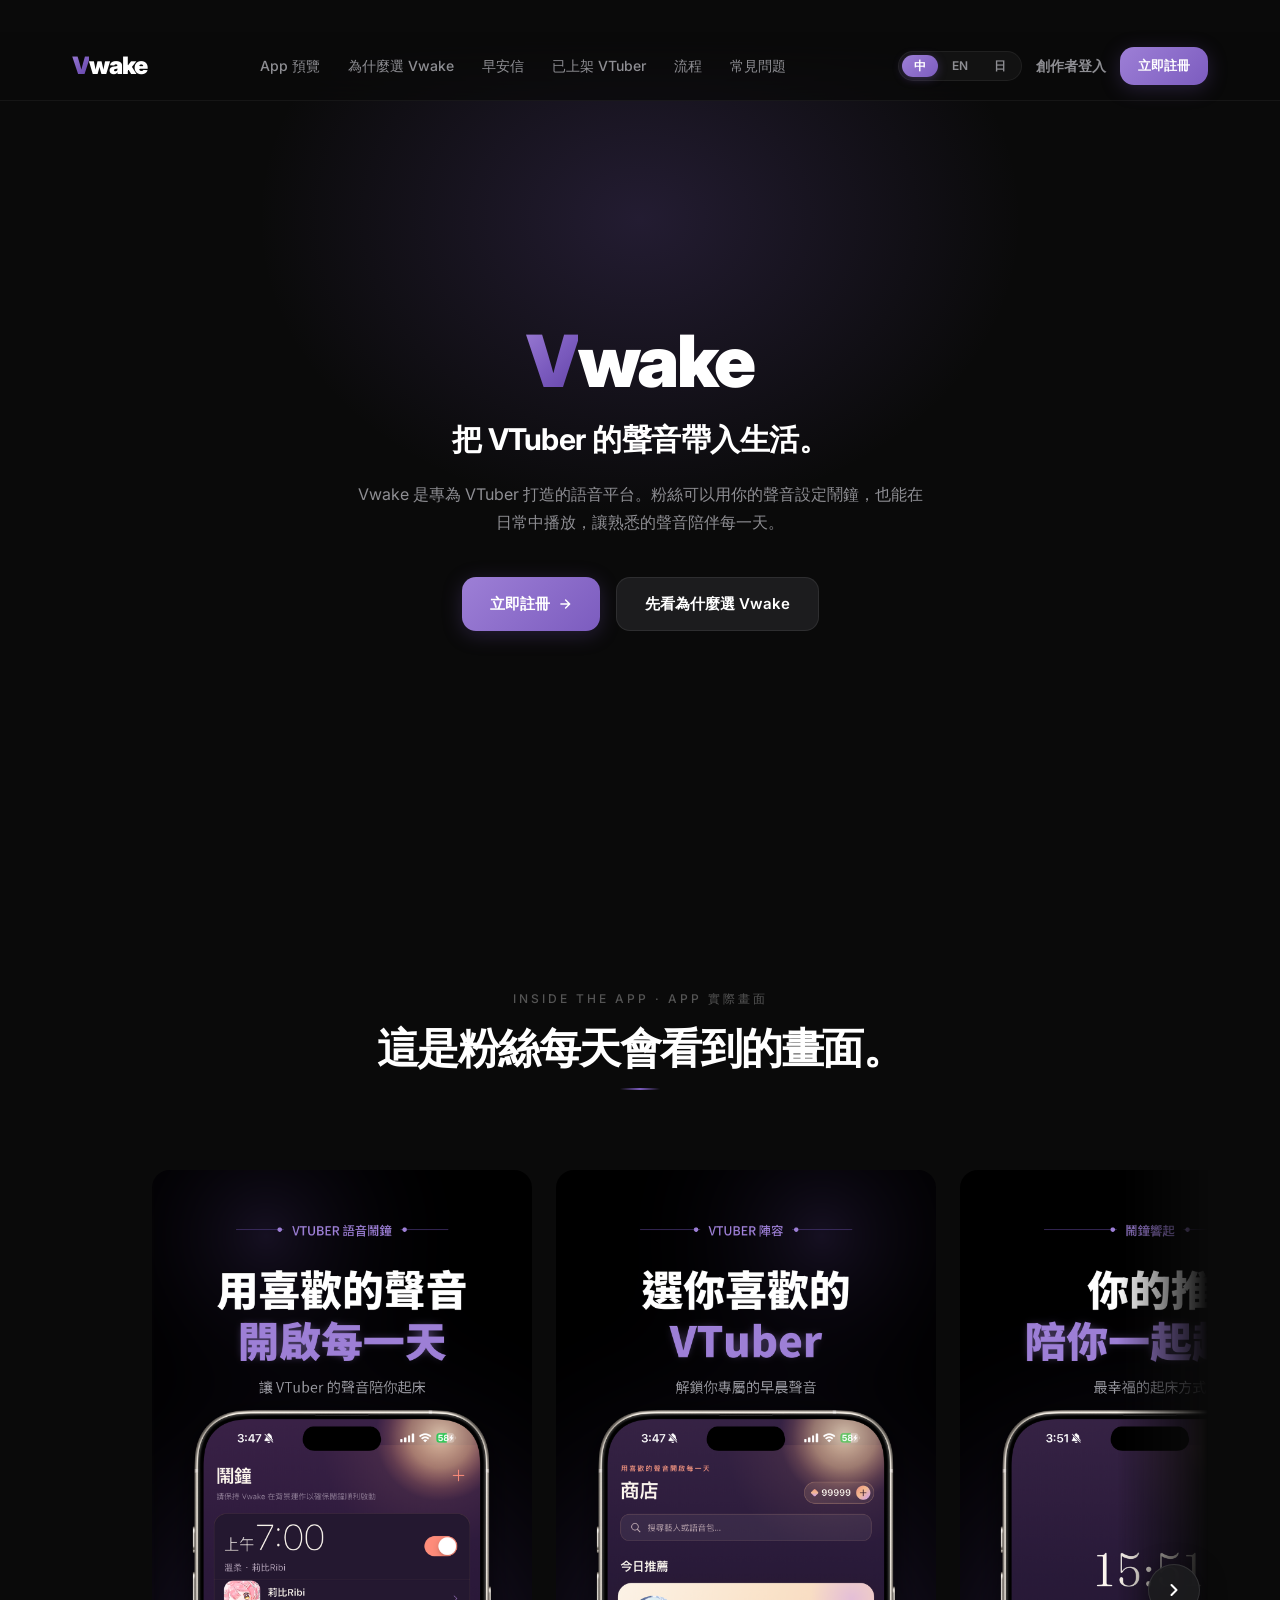
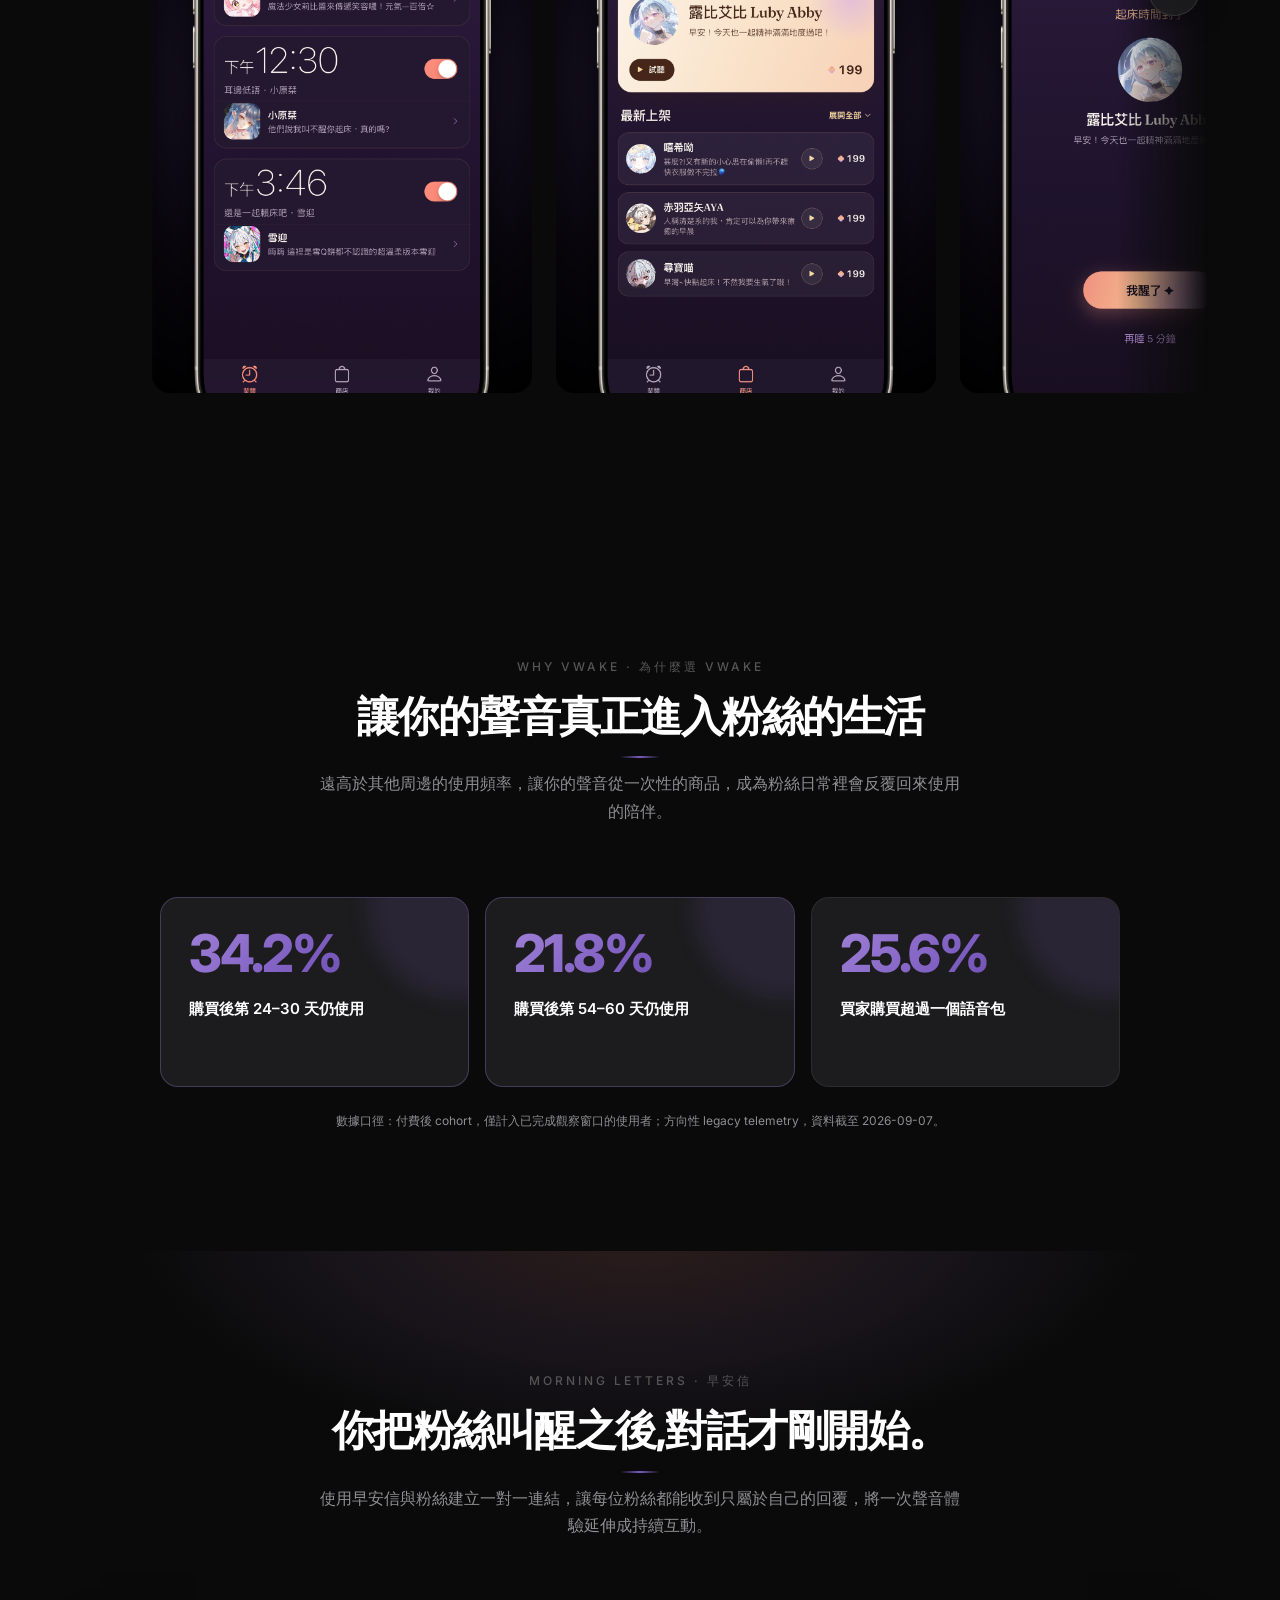
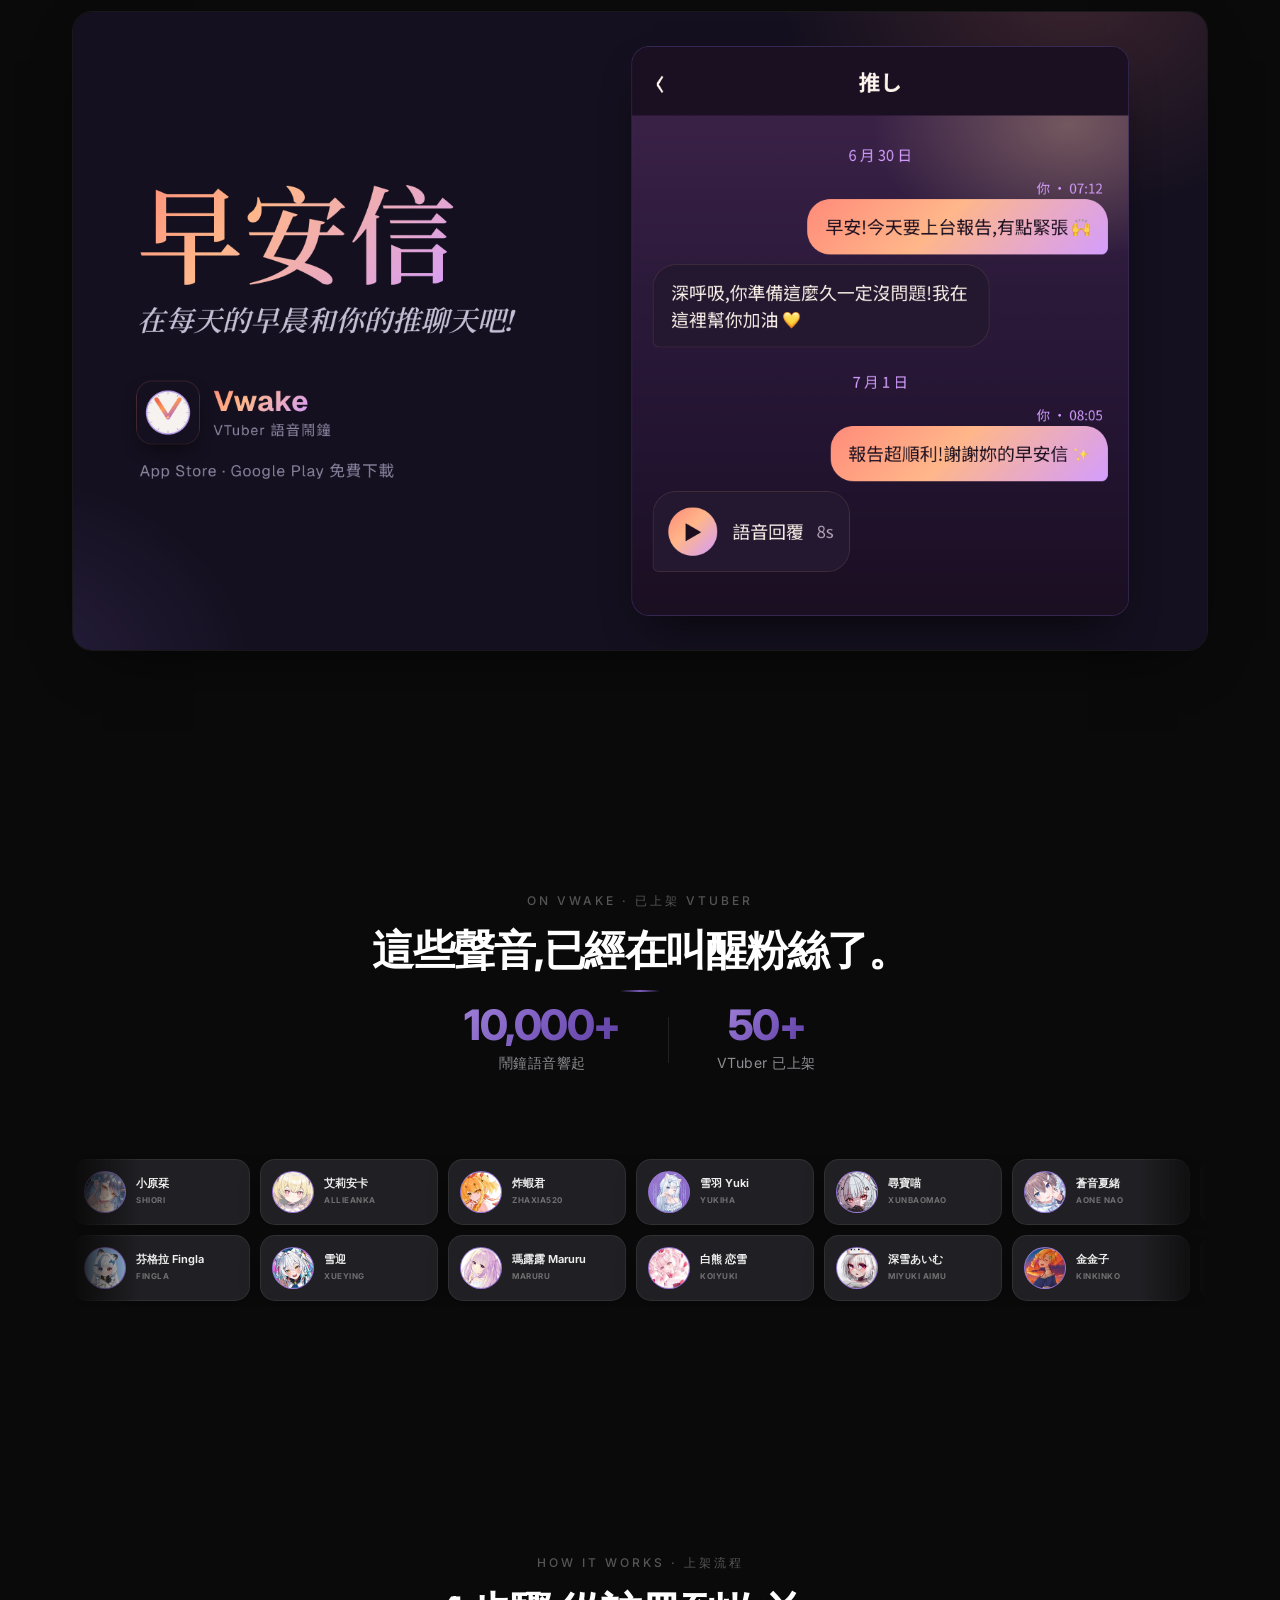
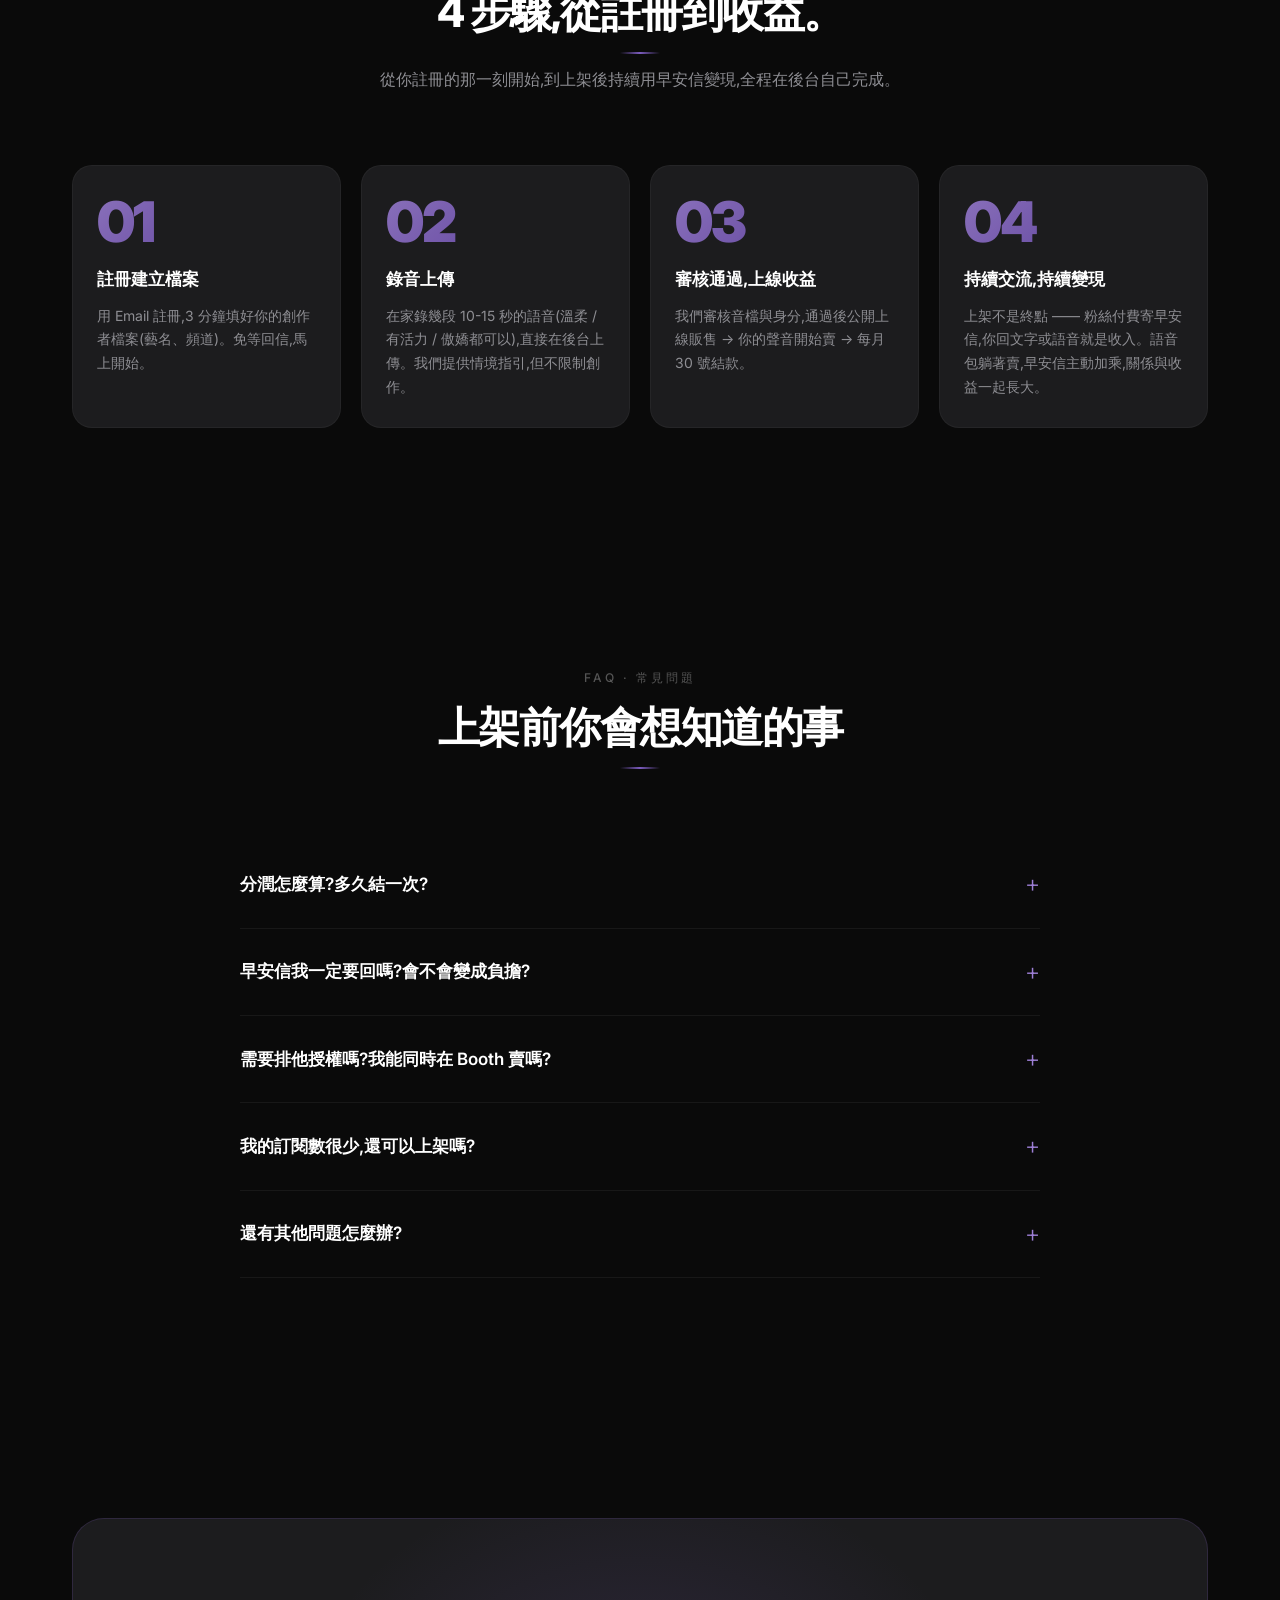
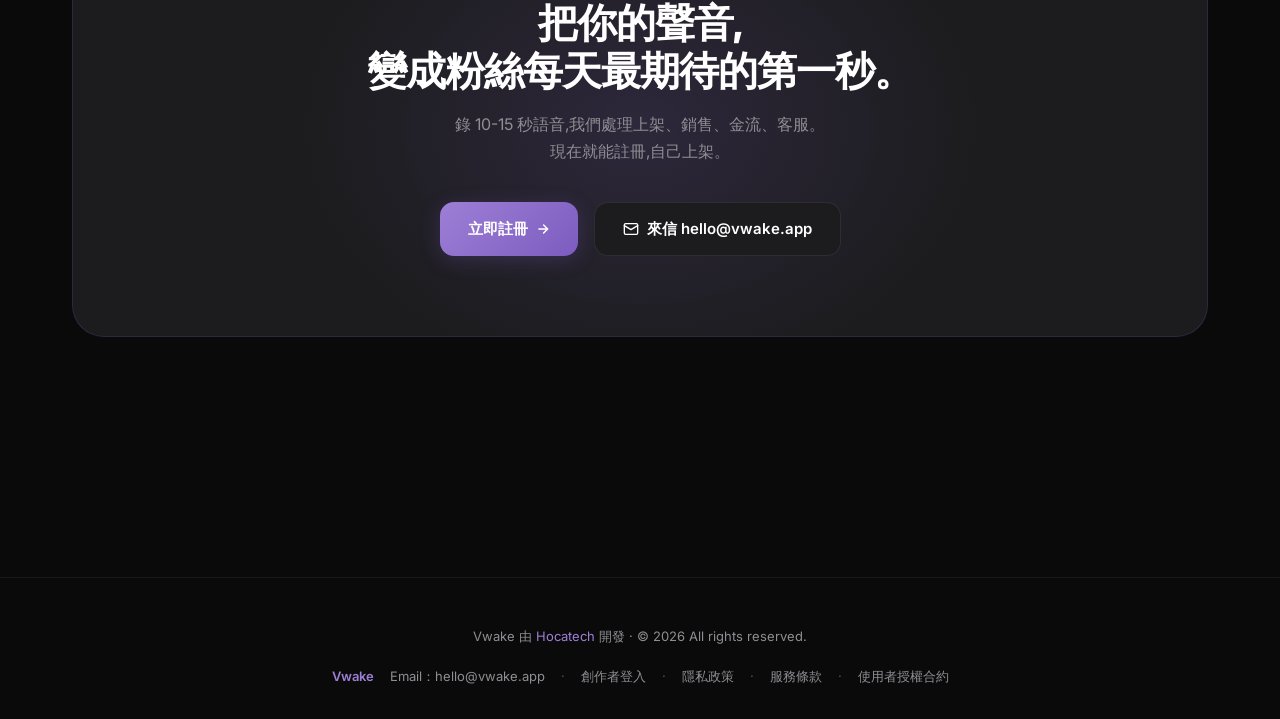
<file: index.html>
<!DOCTYPE html>
<html lang="zh-TW">
<head>
<meta charset="UTF-8">
<meta name="viewport" content="width=device-width, initial-scale=1.0">
<title>Vwake｜VTuber 語音鬧鐘平台 — 讓你的聲音，成為粉絲每天的第一刻</title>
<meta name="description" content="Vwake 是為 VTuber 打造的語音鬧鐘平台，讓你的聲音融入粉絲每天的起點，透過無縫購買與鬧鐘體驗，延伸作品價值與長期連結。">
<meta name="keywords" content="Vwake, VTuber 鬧鐘, VTuber 語音包, VTuber 鬧鐘 App, 虛擬主播 鬧鐘, 語音鬧鐘, VTuber 分潤, VTuber 變現">
<link rel="canonical" href="https://vwake.app/">
<link rel="alternate" hreflang="zh-TW" href="https://vwake.app/">
<link rel="alternate" hreflang="en" href="https://vwake.app/en/">
<link rel="alternate" hreflang="ja" href="https://vwake.app/ja/">
<link rel="alternate" hreflang="x-default" href="https://vwake.app/">
<meta property="og:type" content="website">
<meta property="og:site_name" content="Vwake">
<meta property="og:locale" content="zh_TW">
<meta property="og:locale:alternate" content="en_US">
<meta property="og:locale:alternate" content="ja_JP">
<meta property="og:url" content="https://vwake.app/">
<meta property="og:title" content="Vwake｜VTuber 語音鬧鐘平台 — 讓你的聲音，成為粉絲每天的第一刻">
<meta property="og:description" content="讓你的聲音成為粉絲每天醒來的第一刻。Vwake 將 VTuber 語音作品與鬧鐘體驗整合，延伸創作價值與粉絲連結。">
<meta property="og:image" content="https://vwake.app/assets/og-card.png">
<meta property="og:image:width" content="1200">
<meta property="og:image:height" content="630">
<meta name="twitter:card" content="summary_large_image">
<meta name="twitter:title" content="Vwake｜VTuber 語音鬧鐘平台 — 讓你的聲音，成為粉絲每天的第一刻">
<meta name="twitter:description" content="讓你的聲音成為粉絲每天醒來的第一刻。Vwake 將 VTuber 語音作品與鬧鐘體驗整合，延伸創作價值與粉絲連結。">
<meta name="twitter:image" content="https://vwake.app/assets/og-card.png">
<script type="application/ld+json">
{
  "@context": "https://schema.org",
  "@graph": [
    {
      "@type": "Organization",
      "@id": "https://vwake.app/#org",
      "name": "Vwake",
      "url": "https://vwake.app/",
      "logo": "https://vwake.app/assets/icons/icon-512.png"
    },
    {
      "@type": "WebSite",
      "@id": "https://vwake.app/#website",
      "url": "https://vwake.app/",
      "name": "Vwake",
      "inLanguage": "zh-TW",
      "publisher": { "@id": "https://vwake.app/#org" }
    },
    {
      "@type": "SoftwareApplication",
      "name": "Vwake",
      "alternateName": ["VTuber 鬧鐘", "VTuber Alarm"],
      "applicationCategory": "LifestyleApplication",
      "operatingSystem": "iOS, Android",
      "description": "Vwake 是為 VTuber 打造的語音鬧鐘平台，讓你的聲音融入粉絲每天的起點，透過無縫購買與鬧鐘體驗，延伸作品價值與長期連結。",
      "url": "https://vwake.app/",
      "image": "https://vwake.app/assets/icons/icon-512.png",
      "offers": { "@type": "Offer", "price": "0", "priceCurrency": "TWD" }
    }
  ]
}
</script>
<link rel="preconnect" href="https://fonts.googleapis.com">
<link rel="preconnect" href="https://fonts.gstatic.com" crossorigin>
<link href="https://fonts.googleapis.com/css2?family=Inter:wght@300;400;500;600;700;800;900&display=swap" rel="stylesheet">
<link rel="icon" type="image/x-icon" href="/assets/icons/favicon.ico">
<link rel="icon" type="image/png" sizes="16x16" href="/assets/icons/favicon-16.png">
<link rel="icon" type="image/png" sizes="32x32" href="/assets/icons/favicon-32.png">
<link rel="apple-touch-icon" sizes="180x180" href="/assets/icons/apple-touch-icon.png">
<link rel="icon" type="image/png" sizes="192x192" href="/assets/icons/icon-192.png">
<link rel="icon" type="image/png" sizes="512x512" href="/assets/icons/icon-512.png">
<link rel="stylesheet" href="/assets/creator-marquee.css">
<style>
  :root {
    --bg: #0a0a0a;
    --surface: #1C1C1E;
    --surface-2: #2C2C2E;
    --accent: #7C5CBF;
    --accent-light: #9D7FD6;
    --accent-dark: #5E3FA3;
    --text: #FFFFFF;
    --text-muted: #8E8E93;
    --text-label: #555;
    --gradient: linear-gradient(135deg, #9D7FD6 0%, #7C5CBF 50%, #5E3FA3 100%);
    --gradient-soft: linear-gradient(135deg, #9D7FD6 0%, #7C5CBF 100%);
    --glow: 0 8px 32px rgba(124, 92, 191, 0.3);
    --glow-sm: 0 4px 20px rgba(124, 92, 191, 0.25);
    --radius-card: 20px;
    --radius-btn: 14px;
    --radius-chip: 999px;
  }
  * { margin: 0; padding: 0; box-sizing: border-box; }
  html { scroll-behavior: smooth; }
  @media (prefers-reduced-motion: reduce) { html { scroll-behavior: auto; } }
  body {
    background: var(--bg);
    color: var(--text);
    font-family: 'Inter', -apple-system, BlinkMacSystemFont, 'Segoe UI', 'PingFang TC', 'Noto Sans TC', sans-serif;
    font-weight: 400;
    line-height: 1.6;
    -webkit-font-smoothing: antialiased;
    overflow-x: hidden;
  }
  a { color: inherit; text-decoration: none; }
  button { font-family: inherit; cursor: pointer; border: none; background: none; color: inherit; }

  .container { max-width: 1200px; margin: 0 auto; padding: 0 32px; }

  /* Section label (Vwake signature) */
  .section-label {
    font-size: 12px; color: var(--text-label);
    letter-spacing: 3px; text-transform: uppercase;
    font-weight: 500; margin-bottom: 16px;
  }
  .section-title {
    font-size: 42px; font-weight: 800;
    letter-spacing: -1.5px; line-height: 1.15; margin-bottom: 16px;
  }
  .section-desc {
    font-size: 16px; color: var(--text-muted);
    max-width: 640px; line-height: 1.7;
  }
  .divider {
    width: 40px; height: 2px;
    background: linear-gradient(90deg, transparent, var(--accent), transparent);
    margin: 12px auto;
  }

  /* NAV */
  .nav {
    position: sticky; top: 32px; z-index: 50;
    background: rgba(10, 10, 10, 0.75);
    backdrop-filter: blur(20px); -webkit-backdrop-filter: blur(20px);
    border-bottom: 1px solid rgba(255, 255, 255, 0.05);
  }
  .nav-inner {
    display: flex; align-items: center; justify-content: space-between; height: 68px;
  }
  .nav-logo { font-size: 24px; font-weight: 900; letter-spacing: -1px; line-height: 1; }
  .nav-logo .accent {
    background: var(--gradient);
    -webkit-background-clip: text; -webkit-text-fill-color: transparent; background-clip: text;
  }
  .nav-links { display: flex; gap: 28px; align-items: center; }
  .nav-links a {
    font-size: 14px; font-weight: 500; color: var(--text-muted);
    transition: color 0.2s ease;
  }
  .nav-links a:hover { color: var(--text); }
  .nav-right { display: flex; align-items: center; gap: 14px; }
  .nav-login { font-size: 14px; font-weight: 600; color: var(--text-muted); text-decoration: none; transition: color 0.2s ease; white-space: nowrap; }
  .nav-login:hover { color: var(--text); }
  @media (max-width: 760px) { .nav-login { display: none; } }
  .lang-switch {
    display: flex; align-items: center; gap: 2px;
    font-size: 12px; font-weight: 600;
    background: rgba(255, 255, 255, 0.04);
    border: 1px solid rgba(255, 255, 255, 0.06);
    border-radius: 999px; padding: 3px;
  }
  .lang-switch a {
    color: var(--text-muted); padding: 5px 12px; border-radius: 999px;
    transition: all 0.2s ease; line-height: 1;
  }
  .lang-switch a:hover { color: var(--text); }
  .lang-switch a.active {
    color: var(--text); background: var(--gradient-soft);
    box-shadow: 0 2px 10px rgba(124, 92, 191, 0.35);
  }
  .nav-cta {
    font-size: 13px; font-weight: 600; padding: 10px 18px;
    border-radius: var(--radius-btn);
    background: var(--gradient-soft); color: var(--text);
    box-shadow: var(--glow-sm);
    transition: transform 0.2s ease, box-shadow 0.2s ease;
  }
  .nav-cta:hover { transform: translateY(-1px); box-shadow: 0 6px 24px rgba(124, 92, 191, 0.4); }
  @media (max-width: 760px) { .nav-links { display: none; } }

  /* HERO */
  .hero {
    min-height: calc(100vh - 100px);
    display: flex; flex-direction: column;
    align-items: center; justify-content: center;
    text-align: center; padding: 100px 32px 80px;
    position: relative; overflow: hidden;
  }
  .hero::before {
    content: ''; position: absolute; top: -200px; left: 50%;
    transform: translateX(-50%); width: 900px; height: 700px;
    background: radial-gradient(ellipse at center, rgba(124, 92, 191, 0.22) 0%, transparent 60%);
    pointer-events: none; z-index: 0;
  }
  .hero > * { position: relative; z-index: 1; }
  .hero-wordmark {
    font-size: 72px; font-weight: 900; letter-spacing: -2.5px;
    line-height: 0.95; margin-bottom: 24px;
  }
  .hero-wordmark .accent {
    background: var(--gradient);
    -webkit-background-clip: text; -webkit-text-fill-color: transparent; background-clip: text;
  }
  .hero-tagline {
    font-size: 30px; font-weight: 700; letter-spacing: -0.5px;
    line-height: 1.35; max-width: 760px; margin-bottom: 20px;
  }
  .hero-desc {
    font-size: 16px; color: var(--text-muted);
    max-width: 580px; line-height: 1.8; margin-bottom: 40px;
  }
  .hero-ctas { display: flex; gap: 16px; flex-wrap: wrap; justify-content: center; }
  .btn {
    font-size: 15px; font-weight: 600; padding: 14px 28px;
    border-radius: var(--radius-btn);
    display: inline-flex; align-items: center; gap: 8px;
    transition: transform 0.2s ease, box-shadow 0.2s ease, background 0.2s ease;
  }
  .btn-primary { background: var(--gradient-soft); color: var(--text); box-shadow: var(--glow-sm); }
  .btn-primary:hover { transform: translateY(-2px); box-shadow: 0 8px 32px rgba(124, 92, 191, 0.45); }
  .btn-ghost {
    background: var(--surface); color: var(--text);
    border: 1px solid rgba(255, 255, 255, 0.08);
  }
  .btn-ghost:hover { background: var(--surface-2); border-color: rgba(124, 92, 191, 0.4); }

  .hero-stats {
    display: flex; gap: 48px; margin-top: 56px; flex-wrap: wrap; justify-content: center;
    padding-top: 32px; border-top: 1px solid rgba(255, 255, 255, 0.06);
    width: 100%; max-width: 720px;
  }
  .stat .stat-num {
    font-size: 32px; font-weight: 800; letter-spacing: -0.5px;
    background: var(--gradient);
    -webkit-background-clip: text; -webkit-text-fill-color: transparent; background-clip: text;
  }
  .stat .stat-label {
    font-size: 12px; color: var(--text-muted); letter-spacing: 2px;
    text-transform: uppercase; margin-top: 4px;
  }

  @media (max-width: 768px) {
    .hero-wordmark { font-size: 52px; letter-spacing: -2px; }
    .hero-tagline { font-size: 22px; }
    .hero-stats { gap: 24px; }
    .stat .stat-num { font-size: 24px; }
  }

  /* SECTION wrapper */
  .section { padding: 120px 0; position: relative; }
  .section-header { text-align: center; margin-bottom: 72px; }
  .section-header .section-desc { margin: 0 auto; }
  @media (max-width: 768px) {
    .section { padding: 80px 0; }
    .section-title { font-size: 30px; }
  }

  /* WHY VWAKE / RETENTION PROOF */
  .why-metrics {
    display: grid;
    grid-template-columns: repeat(3, 1fr);
    gap: 16px;
    max-width: 960px;
    margin: 0 auto;
  }
  .why-metric {
    position: relative;
    overflow: hidden;
    min-height: 190px;
    padding: 30px 28px 26px;
    background: var(--surface);
    border: 1px solid rgba(255, 255, 255, 0.07);
    border-radius: 18px;
  }
  .why-metric::after {
    content: '';
    position: absolute;
    width: 180px;
    height: 180px;
    right: -80px;
    top: -80px;
    border-radius: 50%;
    background: rgba(124, 92, 191, 0.14);
    filter: blur(10px);
    pointer-events: none;
  }
  .why-metric-featured { border-color: rgba(157, 127, 214, 0.32); }
  .why-metric-number {
    position: relative;
    z-index: 1;
    font-size: 52px;
    font-weight: 800;
    letter-spacing: -2px;
    line-height: 1;
    background: var(--gradient);
    -webkit-background-clip: text;
    background-clip: text;
    -webkit-text-fill-color: transparent;
  }
  .why-metric-label {
    position: relative;
    z-index: 1;
    margin-top: 18px;
    font-size: 15px;
    font-weight: 600;
    line-height: 1.5;
  }
  .why-metric-detail {
    position: relative;
    z-index: 1;
    margin-top: 12px;
    color: var(--text-muted);
    font-size: 13px;
  }
  .why-note {
    max-width: 700px;
    margin: 24px auto 0;
    color: var(--text-muted);
    font-size: 12px;
    line-height: 1.7;
    text-align: center;
  }
  @media (max-width: 880px) {
    .why-metrics { grid-template-columns: 1fr; max-width: 560px; }
    .why-metric { min-height: 0; }
  }

  /* ===== Morning Letters — dawn palette ===== */
  #letters { position: relative; isolation: isolate; }
  #letters::before {
    content: ''; position: absolute; left: 0; right: 0; top: 0; height: 560px;
    background: radial-gradient(720px 340px at 50% -40px, rgba(255,140,122,0.15), rgba(212,157,255,0.07) 42%, transparent 72%);
    pointer-events: none; z-index: -1;
  }
  .letters-banner {
    margin-top: 44px;
    border-radius: var(--radius-card);
    overflow: hidden;
    border: 1px solid rgba(255, 255, 255, 0.06);
    box-shadow: 0 20px 60px -30px rgba(0,0,0,0.9);
  }
  .letters-banner img { width: 100%; height: auto; display: block; }

  /* ROSTER stats */
  .roster-stats { display: flex; align-items: center; justify-content: center; gap: 48px; margin: 4px 0 22px; }
  .rstat { display: flex; flex-direction: column; align-items: center; gap: 6px; }
  .rstat-num { font-size: 42px; font-weight: 800; letter-spacing: -1.5px; line-height: 1; background: var(--gradient); -webkit-background-clip: text; background-clip: text; -webkit-text-fill-color: transparent; }
  .rstat-label { font-size: 14px; color: var(--text-muted); letter-spacing: 0.5px; }
  .rstat-sep { width: 1px; height: 46px; background: rgba(255,255,255,0.1); }
  @media (max-width: 540px) { .roster-stats { gap: 30px; } .rstat-num { font-size: 34px; } }

  /* APP PREVIEW STRIP */
  .preview-frame { position: relative; }
  .preview-wrap {
    position: relative;
    mask-image: linear-gradient(90deg, transparent, #000 8%, #000 92%, transparent);
    -webkit-mask-image: linear-gradient(90deg, transparent, #000 8%, #000 92%, transparent);
  }
  .preview-nav {
    position: absolute;
    top: 50%;
    transform: translateY(-50%);
    width: 52px;
    height: 52px;
    border-radius: 50%;
    background: rgba(28, 28, 30, 0.92);
    -webkit-backdrop-filter: blur(12px);
    backdrop-filter: blur(12px);
    border: 1px solid rgba(255, 255, 255, 0.1);
    color: var(--text);
    display: flex;
    align-items: center;
    justify-content: center;
    cursor: pointer;
    z-index: 10;
    transition: background 0.2s ease, border-color 0.2s ease, opacity 0.2s ease, transform 0.2s ease;
    box-shadow: 0 6px 24px rgba(0, 0, 0, 0.5);
  }
  .preview-nav:hover:not(:disabled) {
    background: var(--gradient-soft);
    border-color: rgba(124, 92, 191, 0.5);
  }
  .preview-nav:active:not(:disabled) { transform: translateY(-50%) scale(0.94); }
  .preview-nav:disabled {
    opacity: 0;
    cursor: default;
    pointer-events: none;
  }
  .preview-nav-prev { left: 8px; }
  .preview-nav-next { right: 8px; }
  @media (max-width: 540px) {
    .preview-nav { width: 40px; height: 40px; }
    .preview-nav-prev { left: 4px; }
    .preview-nav-next { right: 4px; }
  }
  .preview-strip {
    display: flex;
    gap: 24px;
    overflow-x: auto;
    scroll-snap-type: x mandatory;
    scroll-padding-inline: 80px;
    padding: 8px 80px 24px;
    -webkit-overflow-scrolling: touch;
    scrollbar-width: thin;
    scrollbar-color: rgba(124, 92, 191, 0.5) transparent;
  }
  @media (max-width: 540px) {
    .preview-strip {
      padding: 8px 56px 24px;
      scroll-padding-inline: 56px;
    }
  }
  .preview-strip::-webkit-scrollbar { height: 8px; }
  .preview-strip::-webkit-scrollbar-track { background: transparent; }
  .preview-strip::-webkit-scrollbar-thumb {
    background: rgba(124, 92, 191, 0.4);
    border-radius: 999px;
  }
  .preview-strip::-webkit-scrollbar-thumb:hover { background: rgba(124, 92, 191, 0.7); }
  .preview-tile {
    flex: 0 0 clamp(260px, 32vw, 380px);
    scroll-snap-align: start;
    transition: transform 0.3s ease;
    display: block;
    margin: 0;
  }
  .preview-tile:hover { transform: translateY(-6px); }
  .preview-tile img {
    width: 100%;
    height: auto;
    border-radius: 18px;
    display: block;
    background: #0a0a0a;
  }

  /* HOW IT WORKS */
  .steps {
    display: grid;
    grid-template-columns: repeat(4, 1fr);
    gap: 20px;
    counter-reset: step;
  }
  @media (max-width: 1024px) { .steps { grid-template-columns: repeat(2, 1fr); } }
  @media (max-width: 540px) { .steps { grid-template-columns: 1fr; } }

  .step {
    background: var(--surface);
    border-radius: var(--radius-card);
    padding: 28px 24px;
    border: 1px solid rgba(255, 255, 255, 0.04);
    counter-increment: step;
    position: relative;
  }
  .step::before {
    content: '0' counter(step);
    font-size: 56px; font-weight: 900;
    background: var(--gradient);
    -webkit-background-clip: text; -webkit-text-fill-color: transparent; background-clip: text;
    letter-spacing: -2px; line-height: 1;
    margin-bottom: 16px; display: block;
    opacity: 0.85;
  }
  .step-title { font-size: 17px; font-weight: 700; margin-bottom: 10px; }
  .step-desc { font-size: 14px; color: var(--text-muted); line-height: 1.7; }

  /* FAQ */
  .faq-list { max-width: 800px; margin: 0 auto; }
  .faq-item {
    border-bottom: 1px solid rgba(255, 255, 255, 0.06);
    padding: 24px 0;
  }
  .faq-q {
    font-size: 17px; font-weight: 600; cursor: pointer;
    display: flex; align-items: center; justify-content: space-between;
    list-style: none;
  }
  .faq-q::-webkit-details-marker { display: none; }
  .faq-q::after {
    content: '+'; font-size: 24px; color: var(--accent-light);
    font-weight: 300; transition: transform 0.2s ease;
  }
  details[open] .faq-q::after { transform: rotate(45deg); }
  .faq-a {
    font-size: 15px; color: var(--text-muted);
    line-height: 1.75; margin-top: 14px;
    padding-right: 32px;
  }

  /* FINAL CTA */
  .final-cta {
    background: var(--surface);
    border-radius: 32px;
    padding: 80px 48px;
    text-align: center;
    border: 1px solid rgba(124, 92, 191, 0.2);
    position: relative; overflow: hidden;
  }
  .final-cta::before {
    content: ''; position: absolute; top: 50%; left: 50%;
    transform: translate(-50%, -50%);
    width: 800px; height: 600px;
    background: radial-gradient(ellipse, rgba(124, 92, 191, 0.18), transparent 60%);
    pointer-events: none;
  }
  .final-cta > * { position: relative; }
  .final-cta-title {
    font-size: 40px; font-weight: 800; letter-spacing: -1px;
    line-height: 1.2; margin-bottom: 16px; max-width: 720px; margin-left: auto; margin-right: auto;
  }
  .final-cta-desc {
    font-size: 16px; color: var(--text-muted);
    max-width: 560px; margin: 0 auto 36px; line-height: 1.7;
  }
  .final-cta-buttons { display: flex; gap: 16px; flex-wrap: wrap; justify-content: center; }

  @media (max-width: 768px) {
    .final-cta { padding: 56px 28px; }
    .final-cta-title { font-size: 28px; }
  }

  /* FOOTER */
  .footer {
    border-top: 1px solid rgba(255, 255, 255, 0.06);
    padding: 48px 0 32px;
    margin-top: 120px;
  }
  .footer-inner {
    display: flex; flex-direction: column; gap: 20px;
    text-align: center;
    font-size: 13px; color: var(--text-muted);
  }
  .footer-legal {
    display: flex; gap: 16px; justify-content: center; flex-wrap: wrap;
  }
  .footer-legal a:hover { color: var(--text); }
  .footer-legal-app { color: var(--accent-light); font-weight: 600; }

  /* Hidden anchor offset for sticky nav */
  section[id] { scroll-margin-top: 100px; }

  /* APPLY MODAL */
  .apply-modal {
    position: fixed; inset: 0; z-index: 100;
    display: flex; align-items: center; justify-content: center;
    padding: 24px;
    opacity: 0; visibility: hidden;
    transition: opacity 0.25s ease, visibility 0.25s ease;
  }
  .apply-modal.is-open { opacity: 1; visibility: visible; }
  .apply-modal-backdrop {
    position: absolute; inset: 0;
    background: rgba(5, 5, 7, 0.72);
    backdrop-filter: blur(8px); -webkit-backdrop-filter: blur(8px);
  }
  .apply-modal-panel {
    position: relative; z-index: 1;
    width: 100%; max-width: 480px;
    max-height: calc(100vh - 48px);
    overflow-y: auto;
    background: var(--surface);
    border: 1px solid rgba(124, 92, 191, 0.25);
    border-radius: 24px;
    padding: 36px 32px 28px;
    box-shadow: 0 24px 80px rgba(0, 0, 0, 0.6);
    transform: translateY(8px) scale(0.98);
    transition: transform 0.25s ease;
  }
  .apply-modal.is-open .apply-modal-panel { transform: translateY(0) scale(1); }
  .apply-modal-close {
    position: absolute; top: 12px; right: 12px;
    width: 36px; height: 36px;
    display: flex; align-items: center; justify-content: center;
    border-radius: 999px;
    color: var(--text-muted);
    font-size: 22px; line-height: 1;
    transition: background 0.2s ease, color 0.2s ease;
  }
  .apply-modal-close:hover { background: rgba(255,255,255,0.06); color: var(--text); }
  .apply-modal-header { margin-bottom: 18px; }
  .apply-modal-title {
    font-size: 22px; font-weight: 800; letter-spacing: -0.5px;
    margin-bottom: 6px;
  }
  .apply-modal-sub {
    font-size: 14px; color: var(--text-muted); line-height: 1.6;
  }
  .apply-tabs {
    display: flex; gap: 4px;
    padding: 4px;
    background: rgba(255, 255, 255, 0.04);
    border: 1px solid rgba(255, 255, 255, 0.06);
    border-radius: 12px;
    margin-bottom: 20px;
  }
  .apply-tab {
    flex: 1;
    padding: 9px 12px;
    border-radius: 8px;
    font-size: 13px; font-weight: 600;
    color: var(--text-muted);
    transition: background 0.15s ease, color 0.15s ease, box-shadow 0.15s ease;
  }
  .apply-tab:hover:not(.is-active) { color: var(--text); }
  .apply-tab.is-active {
    background: var(--gradient-soft);
    color: var(--text);
    box-shadow: 0 2px 10px rgba(124, 92, 191, 0.25);
  }
  .apply-tab-pane[hidden] { display: none; }
  .apply-form { display: flex; flex-direction: column; gap: 16px; }
  .apply-tab-pane { display: flex; flex-direction: column; gap: 16px; }
  .apply-field { display: flex; flex-direction: column; gap: 6px; }
  .apply-field-label {
    font-size: 13px; font-weight: 600;
    color: var(--text); letter-spacing: 0.2px;
  }
  .apply-field-label .required { color: var(--accent-light); margin-left: 2px; }
  .apply-field-hint { font-size: 12px; color: var(--text-muted); margin-top: -2px; }
  .apply-input, .apply-textarea {
    width: 100%;
    font-family: inherit; font-size: 14px;
    color: var(--text);
    background: rgba(255, 255, 255, 0.04);
    border: 1px solid rgba(255, 255, 255, 0.08);
    border-radius: 10px;
    padding: 11px 14px;
    transition: border-color 0.15s ease, background 0.15s ease;
  }
  .apply-input::placeholder, .apply-textarea::placeholder { color: #5a5a60; }
  .apply-input:focus, .apply-textarea:focus {
    outline: none;
    border-color: rgba(124, 92, 191, 0.6);
    background: rgba(124, 92, 191, 0.06);
  }
  .apply-textarea { resize: vertical; min-height: 84px; line-height: 1.55; }
  .apply-honey {
    position: absolute; left: -9999px; width: 1px; height: 1px; opacity: 0;
  }
  .apply-status {
    font-size: 13px; line-height: 1.5;
    padding: 10px 12px; border-radius: 8px;
    border: 1px solid transparent;
  }
  .apply-status[data-state="error"] {
    color: #ff8b8b;
    background: rgba(255, 90, 90, 0.06);
    border-color: rgba(255, 90, 90, 0.25);
  }
  .apply-status[data-state="success"] {
    color: var(--accent-light);
    background: rgba(124, 92, 191, 0.08);
    border-color: rgba(124, 92, 191, 0.3);
  }
  .apply-submit {
    margin-top: 4px;
    width: 100%; justify-content: center;
    padding: 13px 20px;
    font-size: 15px;
  }
  .apply-submit[disabled] {
    opacity: 0.7; cursor: wait; transform: none !important;
  }
  .apply-fallback {
    font-size: 12px; color: var(--text-muted);
    text-align: center; margin-top: 6px;
  }
  .apply-fallback a { color: var(--accent-light); }
  .apply-fallback a:hover { text-decoration: underline; }
  body.apply-modal-open { overflow: hidden; }
  @media (max-width: 480px) {
    .apply-modal { padding: 16px; }
    .apply-modal-panel { padding: 32px 22px 24px; border-radius: 20px; }
    .apply-modal-title { font-size: 20px; }
  }
</style>
</head>
<body>

<!-- ============ NAV ============ -->
<nav class="nav">
  <div class="container">
    <div class="nav-inner">
      <a href="/" class="nav-logo">
        <span class="accent">V</span>wake
      </a>
      <div class="nav-links">
        <a href="#preview">App 預覽</a>
        <a href="#why">為什麼選 Vwake</a>
        <a href="#letters">早安信</a>
        <a href="#roster">已上架 VTuber</a>
        <a href="#how">流程</a>
        <a href="#faq">常見問題</a>
      </div>
      <div class="nav-right">
        <div class="lang-switch">
          <a href="/" onclick="localStorage.setItem('hoca_lang','zh')" class="active" aria-current="true">中</a>
          <a href="/en/" onclick="localStorage.setItem('hoca_lang','en')" aria-label="Switch to English">EN</a>
          <a href="/ja/" onclick="localStorage.setItem('hoca_lang','ja')" aria-label="Switch to Japanese">日</a>
        </div>
        <a class="nav-login" href="https://vwake-2026.web.app/join.html?lang=zh&mode=login">創作者登入</a>
        <button type="button" class="nav-cta" data-open-apply>立即註冊</button>
      </div>
    </div>
  </div>
</nav>

<!-- ============ HERO ============ -->
<section class="hero">
  <h1 class="hero-wordmark"><span class="accent">V</span>wake</h1>
  <p class="hero-tagline">
    把 VTuber 的聲音帶入生活。
  </p>
  <p class="hero-desc">
    Vwake 是專為 VTuber 打造的語音平台。粉絲可以用你的聲音設定鬧鐘，也能在日常中播放，讓熟悉的聲音陪伴每一天。
  </p>
  <div class="hero-ctas">
    <button type="button" class="btn btn-primary" data-open-apply>
      立即註冊
      <svg width="14" height="14" viewBox="0 0 24 24" fill="none" stroke="currentColor" stroke-width="2.5" stroke-linecap="round" stroke-linejoin="round"><path d="M5 12h14M13 5l7 7-7 7"/></svg>
    </button>
    <a href="#why" class="btn btn-ghost">
      先看為什麼選 Vwake
    </a>
  </div>
</section>

<!-- ============ APP PREVIEW ============ -->
<section class="section" id="preview">
  <div class="container">
    <div class="section-header">
      <div class="section-label">Inside the App · App 實際畫面</div>
      <h2 class="section-title">這是粉絲每天會看到的畫面。</h2>
      <div class="divider"></div>
    </div>

    <div class="preview-frame">
      <button class="preview-nav preview-nav-prev" type="button" aria-label="上一張" disabled>
        <svg width="20" height="20" viewBox="0 0 24 24" fill="none" stroke="currentColor" stroke-width="2.5" stroke-linecap="round" stroke-linejoin="round"><path d="M15 18l-6-6 6-6"/></svg>
      </button>
      <div class="preview-wrap">
        <div class="preview-strip">
          <figure class="preview-tile"><img src="/store_preview/v1.1/page1.png" alt="Vwake 鬧鐘列表畫面" loading="lazy"></figure>
          <figure class="preview-tile"><img src="/store_preview/v1.1/page2.png" alt="Vwake VTuber 商店畫面" loading="lazy"></figure>
          <figure class="preview-tile"><img src="/store_preview/v1.1/page3.png" alt="Vwake 鬧鐘響起時的全螢幕畫面" loading="lazy"></figure>
          <figure class="preview-tile"><img src="/store_preview/v1.1/page4.png" alt="Vwake VTuber 角色詳情頁" loading="lazy"></figure>
          <figure class="preview-tile"><img src="/store_preview/v1.1/page5.png" alt="Vwake App 啟動畫面" loading="lazy"></figure>
        </div>
      </div>
      <button class="preview-nav preview-nav-next" type="button" aria-label="下一張">
        <svg width="20" height="20" viewBox="0 0 24 24" fill="none" stroke="currentColor" stroke-width="2.5" stroke-linecap="round" stroke-linejoin="round"><path d="M9 6l6 6-6 6"/></svg>
      </button>
    </div>
  </div>
</section>

<!-- ============ WHY VWAKE / RETENTION PROOF ============ -->
<section class="section" id="why">
  <div class="container">
    <div class="section-header">
      <div class="section-label">Why Vwake · 為什麼選 Vwake</div>
      <h2 class="section-title">讓你的聲音真正進入粉絲的生活</h2>
      <div class="divider"></div>
      <p class="section-desc">遠高於其他周邊的使用頻率，讓你的聲音從一次性的商品，成為粉絲日常裡會反覆回來使用的陪伴。</p>
    </div>

    <div class="why-metrics">
      <article class="why-metric why-metric-featured">
        <div class="why-metric-number">34.2%</div>
        <div class="why-metric-label">購買後第 24–30 天仍使用</div>
      </article>

      <article class="why-metric why-metric-featured">
        <div class="why-metric-number">21.8%</div>
        <div class="why-metric-label">購買後第 54–60 天仍使用</div>
      </article>

      <article class="why-metric">
        <div class="why-metric-number">25.6%</div>
        <div class="why-metric-label">買家購買超過一個語音包</div>
      </article>
    </div>

    <p class="why-note">
      數據口徑：付費後 cohort，僅計入已完成觀察窗口的使用者；方向性 legacy telemetry，資料截至 2026-09-07。
    </p>
  </div>
</section>

<!-- ============ MORNING LETTERS / 早安信 ============ -->
<section class="section" id="letters">
  <div class="container">
    <div class="section-header">
      <div class="section-label">Morning Letters · 早安信</div>
      <h2 class="section-title">你把粉絲叫醒之後,對話才剛開始。</h2>
      <div class="divider"></div>
      <p class="section-desc">
        使用早安信與粉絲建立一對一連結，讓每位粉絲都能收到只屬於自己的回覆，將一次聲音體驗延伸成持續互動。
      </p>
    </div>

    <div class="letters-banner">
      <img src="/assets/letters/ml-banner-zh.png" alt="Vwake 早安信宣傳圖 — 在每天的早晨和你的推聊天吧" loading="lazy">
    </div>
  </div>
</section>

<!-- ============ ROSTER / 已上架 VTuber ============ -->
<section class="section" id="roster">
  <div class="container">
    <div class="section-header">
      <div class="section-label">On Vwake · 已上架 VTuber</div>
      <h2 class="section-title">這些聲音,已經在叫醒粉絲了。</h2>
      <div class="divider"></div>
      <div class="roster-stats">
        <div class="rstat"><span class="rstat-num">10,000+</span><span class="rstat-label">鬧鐘語音響起</span></div>
        <div class="rstat-sep" aria-hidden="true"></div>
        <div class="rstat"><span class="rstat-num">50+</span><span class="rstat-label">VTuber 已上架</span></div>
      </div>
    </div>

    <!-- CREATOR_MARQUEE_START -->
    <div class="creator-marquee" tabindex="0" aria-label="Vwake 創作者名單">
      <div class="creator-marquee-lane creator-marquee-lane--left">
        <div class="creator-marquee-track">
          <div class="creator-marquee-sequence">
            <!-- CREATOR_TOP_START -->
        <article class="creator-marquee-card" data-creator-id="shiori">
          <div class="creator-marquee-avatar"><img src="/assets/creators/marquee/shiori.webp" alt="小原栞" width="160" height="160" loading="lazy" decoding="async"></div>
          <div class="creator-marquee-card-copy">
            <div class="creator-marquee-card-name">小原栞</div>
            <div class="creator-marquee-card-label">SHIORI</div>
          </div>
        </article>
        <article class="creator-marquee-card" data-creator-id="allieanka">
          <div class="creator-marquee-avatar"><img src="/assets/creators/marquee/allieanka.webp" alt="艾莉安卡" width="160" height="160" loading="lazy" decoding="async"></div>
          <div class="creator-marquee-card-copy">
            <div class="creator-marquee-card-name">艾莉安卡</div>
            <div class="creator-marquee-card-label">ALLIEANKA</div>
          </div>
        </article>
        <article class="creator-marquee-card" data-creator-id="zhaxia520">
          <div class="creator-marquee-avatar"><img src="/assets/creators/marquee/zhaxia520.webp" alt="炸蝦君" width="160" height="160" loading="lazy" decoding="async"></div>
          <div class="creator-marquee-card-copy">
            <div class="creator-marquee-card-name">炸蝦君</div>
            <div class="creator-marquee-card-label">ZHAXIA520</div>
          </div>
        </article>
        <article class="creator-marquee-card" data-creator-id="yukiha">
          <div class="creator-marquee-avatar"><img src="/assets/creators/marquee/yukiha.webp" alt="雪羽 Yuki" width="160" height="160" loading="lazy" decoding="async"></div>
          <div class="creator-marquee-card-copy">
            <div class="creator-marquee-card-name">雪羽 Yuki</div>
            <div class="creator-marquee-card-label">YUKIHA</div>
          </div>
        </article>
        <article class="creator-marquee-card" data-creator-id="xunbaomao">
          <div class="creator-marquee-avatar"><img src="/assets/creators/marquee/xunbaomao.webp" alt="尋寶喵" width="160" height="160" loading="lazy" decoding="async"></div>
          <div class="creator-marquee-card-copy">
            <div class="creator-marquee-card-name">尋寶喵</div>
            <div class="creator-marquee-card-label">XUNBAOMAO</div>
          </div>
        </article>
        <article class="creator-marquee-card" data-creator-id="aone_nao">
          <div class="creator-marquee-avatar"><img src="/assets/creators/marquee/aone_nao.webp" alt="蒼音夏緒" width="160" height="160" loading="lazy" decoding="async"></div>
          <div class="creator-marquee-card-copy">
            <div class="creator-marquee-card-name">蒼音夏緒</div>
            <div class="creator-marquee-card-label">AONE NAO</div>
          </div>
        </article>
        <article class="creator-marquee-card" data-creator-id="sabina">
          <div class="creator-marquee-avatar"><img src="/assets/creators/marquee/sabina.webp" alt="人偶．薩賓娜／薩琪" width="160" height="160" loading="lazy" decoding="async"></div>
          <div class="creator-marquee-card-copy">
            <div class="creator-marquee-card-name">人偶．薩賓娜／薩琪</div>
            <div class="creator-marquee-card-label">SABINA</div>
          </div>
        </article>
        <article class="creator-marquee-card" data-creator-id="yabi">
          <div class="creator-marquee-avatar"><img src="/assets/creators/marquee/yabi.webp" alt="牙白不牙白" width="160" height="160" loading="lazy" decoding="async"></div>
          <div class="creator-marquee-card-copy">
            <div class="creator-marquee-card-name">牙白不牙白</div>
            <div class="creator-marquee-card-label">YABI</div>
          </div>
        </article>
        <article class="creator-marquee-card" data-creator-id="ucrhlzl1kx0bzsiehkrfakrg">
          <div class="creator-marquee-avatar"><img src="/assets/creators/marquee/ucrhlzl1kx0bzsiehkrfakrg.webp" alt="芽瑪" width="160" height="160" loading="lazy" decoding="async"></div>
          <div class="creator-marquee-card-copy">
            <div class="creator-marquee-card-name">芽瑪</div>
            <div class="creator-marquee-card-label">YAMA</div>
          </div>
        </article>
        <article class="creator-marquee-card" data-creator-id="quindaizier">
          <div class="creator-marquee-avatar"><img src="/assets/creators/marquee/quindaizier.webp" alt="奎因黛希爾" width="160" height="160" loading="lazy" decoding="async"></div>
          <div class="creator-marquee-card-copy">
            <div class="creator-marquee-card-name">奎因黛希爾</div>
            <div class="creator-marquee-card-label">QUINDAIZIER</div>
          </div>
        </article>
        <article class="creator-marquee-card" data-creator-id="ribi">
          <div class="creator-marquee-avatar"><img src="/assets/creators/marquee/ribi.webp" alt="莉比 Ribi" width="160" height="160" loading="lazy" decoding="async"></div>
          <div class="creator-marquee-card-copy">
            <div class="creator-marquee-card-name">莉比 Ribi</div>
            <div class="creator-marquee-card-label">RIBI</div>
          </div>
        </article>
        <article class="creator-marquee-card" data-creator-id="pyonchan">
          <div class="creator-marquee-avatar"><img src="/assets/creators/marquee/pyonchan.webp" alt="ぴょんちゃん兔兔" width="160" height="160" loading="lazy" decoding="async"></div>
          <div class="creator-marquee-card-copy">
            <div class="creator-marquee-card-name">ぴょんちゃん兔兔</div>
            <div class="creator-marquee-card-label">PYONCHAN</div>
          </div>
        </article>
        <article class="creator-marquee-card" data-creator-id="skymeowu">
          <div class="creator-marquee-avatar"><img src="/assets/creators/marquee/skymeowu.webp" alt="仙喵 SkyMeowu" width="160" height="160" loading="lazy" decoding="async"></div>
          <div class="creator-marquee-card-copy">
            <div class="creator-marquee-card-name">仙喵 SkyMeowu</div>
            <div class="creator-marquee-card-label">SKYMEOWU</div>
          </div>
        </article>
        <article class="creator-marquee-card" data-creator-id="chimera">
          <div class="creator-marquee-avatar"><img src="/assets/creators/marquee/chimera.webp" alt="奇美拉圈圈" width="160" height="160" loading="lazy" decoding="async"></div>
          <div class="creator-marquee-card-copy">
            <div class="creator-marquee-card-name">奇美拉圈圈</div>
            <div class="creator-marquee-card-label">CHIMERA</div>
          </div>
        </article>
        <article class="creator-marquee-card" data-creator-id="luby_abby">
          <div class="creator-marquee-avatar"><img src="/assets/creators/marquee/luby_abby.webp" alt="露比艾比 Luby Abby" width="160" height="160" loading="lazy" decoding="async"></div>
          <div class="creator-marquee-card-copy">
            <div class="creator-marquee-card-name">露比艾比 Luby Abby</div>
            <div class="creator-marquee-card-label">LUBY ABBY</div>
          </div>
        </article>
        <article class="creator-marquee-card" data-creator-id="maple">
          <div class="creator-marquee-avatar"><img src="/assets/creators/marquee/maple.webp" alt="阿楓轟炸" width="160" height="160" loading="lazy" decoding="async"></div>
          <div class="creator-marquee-card-copy">
            <div class="creator-marquee-card-name">阿楓轟炸</div>
            <div class="creator-marquee-card-label">MAPLE</div>
          </div>
        </article>
        <article class="creator-marquee-card" data-creator-id="aquariusgirl">
          <div class="creator-marquee-avatar"><img src="/assets/creators/marquee/aquariusgirl.webp" alt="水瓶罐子" width="160" height="160" loading="lazy" decoding="async"></div>
          <div class="creator-marquee-card-copy">
            <div class="creator-marquee-card-name">水瓶罐子</div>
            <div class="creator-marquee-card-label">AQUARIUS</div>
          </div>
        </article>
            <!-- CREATOR_TOP_END -->
          </div>
          <div class="creator-marquee-sequence" aria-hidden="true">
            <!-- CREATOR_TOP_DUPLICATE_START -->
        <article class="creator-marquee-card" data-creator-id="shiori">
          <div class="creator-marquee-avatar"><img src="/assets/creators/marquee/shiori.webp" alt="" width="160" height="160" loading="lazy" decoding="async"></div>
          <div class="creator-marquee-card-copy">
            <div class="creator-marquee-card-name">小原栞</div>
            <div class="creator-marquee-card-label">SHIORI</div>
          </div>
        </article>
        <article class="creator-marquee-card" data-creator-id="allieanka">
          <div class="creator-marquee-avatar"><img src="/assets/creators/marquee/allieanka.webp" alt="" width="160" height="160" loading="lazy" decoding="async"></div>
          <div class="creator-marquee-card-copy">
            <div class="creator-marquee-card-name">艾莉安卡</div>
            <div class="creator-marquee-card-label">ALLIEANKA</div>
          </div>
        </article>
        <article class="creator-marquee-card" data-creator-id="zhaxia520">
          <div class="creator-marquee-avatar"><img src="/assets/creators/marquee/zhaxia520.webp" alt="" width="160" height="160" loading="lazy" decoding="async"></div>
          <div class="creator-marquee-card-copy">
            <div class="creator-marquee-card-name">炸蝦君</div>
            <div class="creator-marquee-card-label">ZHAXIA520</div>
          </div>
        </article>
        <article class="creator-marquee-card" data-creator-id="yukiha">
          <div class="creator-marquee-avatar"><img src="/assets/creators/marquee/yukiha.webp" alt="" width="160" height="160" loading="lazy" decoding="async"></div>
          <div class="creator-marquee-card-copy">
            <div class="creator-marquee-card-name">雪羽 Yuki</div>
            <div class="creator-marquee-card-label">YUKIHA</div>
          </div>
        </article>
        <article class="creator-marquee-card" data-creator-id="xunbaomao">
          <div class="creator-marquee-avatar"><img src="/assets/creators/marquee/xunbaomao.webp" alt="" width="160" height="160" loading="lazy" decoding="async"></div>
          <div class="creator-marquee-card-copy">
            <div class="creator-marquee-card-name">尋寶喵</div>
            <div class="creator-marquee-card-label">XUNBAOMAO</div>
          </div>
        </article>
        <article class="creator-marquee-card" data-creator-id="aone_nao">
          <div class="creator-marquee-avatar"><img src="/assets/creators/marquee/aone_nao.webp" alt="" width="160" height="160" loading="lazy" decoding="async"></div>
          <div class="creator-marquee-card-copy">
            <div class="creator-marquee-card-name">蒼音夏緒</div>
            <div class="creator-marquee-card-label">AONE NAO</div>
          </div>
        </article>
        <article class="creator-marquee-card" data-creator-id="sabina">
          <div class="creator-marquee-avatar"><img src="/assets/creators/marquee/sabina.webp" alt="" width="160" height="160" loading="lazy" decoding="async"></div>
          <div class="creator-marquee-card-copy">
            <div class="creator-marquee-card-name">人偶．薩賓娜／薩琪</div>
            <div class="creator-marquee-card-label">SABINA</div>
          </div>
        </article>
        <article class="creator-marquee-card" data-creator-id="yabi">
          <div class="creator-marquee-avatar"><img src="/assets/creators/marquee/yabi.webp" alt="" width="160" height="160" loading="lazy" decoding="async"></div>
          <div class="creator-marquee-card-copy">
            <div class="creator-marquee-card-name">牙白不牙白</div>
            <div class="creator-marquee-card-label">YABI</div>
          </div>
        </article>
        <article class="creator-marquee-card" data-creator-id="ucrhlzl1kx0bzsiehkrfakrg">
          <div class="creator-marquee-avatar"><img src="/assets/creators/marquee/ucrhlzl1kx0bzsiehkrfakrg.webp" alt="" width="160" height="160" loading="lazy" decoding="async"></div>
          <div class="creator-marquee-card-copy">
            <div class="creator-marquee-card-name">芽瑪</div>
            <div class="creator-marquee-card-label">YAMA</div>
          </div>
        </article>
        <article class="creator-marquee-card" data-creator-id="quindaizier">
          <div class="creator-marquee-avatar"><img src="/assets/creators/marquee/quindaizier.webp" alt="" width="160" height="160" loading="lazy" decoding="async"></div>
          <div class="creator-marquee-card-copy">
            <div class="creator-marquee-card-name">奎因黛希爾</div>
            <div class="creator-marquee-card-label">QUINDAIZIER</div>
          </div>
        </article>
        <article class="creator-marquee-card" data-creator-id="ribi">
          <div class="creator-marquee-avatar"><img src="/assets/creators/marquee/ribi.webp" alt="" width="160" height="160" loading="lazy" decoding="async"></div>
          <div class="creator-marquee-card-copy">
            <div class="creator-marquee-card-name">莉比 Ribi</div>
            <div class="creator-marquee-card-label">RIBI</div>
          </div>
        </article>
        <article class="creator-marquee-card" data-creator-id="pyonchan">
          <div class="creator-marquee-avatar"><img src="/assets/creators/marquee/pyonchan.webp" alt="" width="160" height="160" loading="lazy" decoding="async"></div>
          <div class="creator-marquee-card-copy">
            <div class="creator-marquee-card-name">ぴょんちゃん兔兔</div>
            <div class="creator-marquee-card-label">PYONCHAN</div>
          </div>
        </article>
        <article class="creator-marquee-card" data-creator-id="skymeowu">
          <div class="creator-marquee-avatar"><img src="/assets/creators/marquee/skymeowu.webp" alt="" width="160" height="160" loading="lazy" decoding="async"></div>
          <div class="creator-marquee-card-copy">
            <div class="creator-marquee-card-name">仙喵 SkyMeowu</div>
            <div class="creator-marquee-card-label">SKYMEOWU</div>
          </div>
        </article>
        <article class="creator-marquee-card" data-creator-id="chimera">
          <div class="creator-marquee-avatar"><img src="/assets/creators/marquee/chimera.webp" alt="" width="160" height="160" loading="lazy" decoding="async"></div>
          <div class="creator-marquee-card-copy">
            <div class="creator-marquee-card-name">奇美拉圈圈</div>
            <div class="creator-marquee-card-label">CHIMERA</div>
          </div>
        </article>
        <article class="creator-marquee-card" data-creator-id="luby_abby">
          <div class="creator-marquee-avatar"><img src="/assets/creators/marquee/luby_abby.webp" alt="" width="160" height="160" loading="lazy" decoding="async"></div>
          <div class="creator-marquee-card-copy">
            <div class="creator-marquee-card-name">露比艾比 Luby Abby</div>
            <div class="creator-marquee-card-label">LUBY ABBY</div>
          </div>
        </article>
        <article class="creator-marquee-card" data-creator-id="maple">
          <div class="creator-marquee-avatar"><img src="/assets/creators/marquee/maple.webp" alt="" width="160" height="160" loading="lazy" decoding="async"></div>
          <div class="creator-marquee-card-copy">
            <div class="creator-marquee-card-name">阿楓轟炸</div>
            <div class="creator-marquee-card-label">MAPLE</div>
          </div>
        </article>
        <article class="creator-marquee-card" data-creator-id="aquariusgirl">
          <div class="creator-marquee-avatar"><img src="/assets/creators/marquee/aquariusgirl.webp" alt="" width="160" height="160" loading="lazy" decoding="async"></div>
          <div class="creator-marquee-card-copy">
            <div class="creator-marquee-card-name">水瓶罐子</div>
            <div class="creator-marquee-card-label">AQUARIUS</div>
          </div>
        </article>
            <!-- CREATOR_TOP_DUPLICATE_END -->
          </div>
        </div>
      </div>
      <div class="creator-marquee-lane creator-marquee-lane--right">
        <div class="creator-marquee-track">
          <div class="creator-marquee-sequence">
            <!-- CREATOR_BOTTOM_START -->
        <article class="creator-marquee-card" data-creator-id="fingla">
          <div class="creator-marquee-avatar"><img src="/assets/creators/marquee/fingla.webp" alt="芬格拉 Fingla" width="160" height="160" loading="lazy" decoding="async"></div>
          <div class="creator-marquee-card-copy">
            <div class="creator-marquee-card-name">芬格拉 Fingla</div>
            <div class="creator-marquee-card-label">FINGLA</div>
          </div>
        </article>
        <article class="creator-marquee-card" data-creator-id="xueying">
          <div class="creator-marquee-avatar"><img src="/assets/creators/marquee/xueying.webp" alt="雪迎" width="160" height="160" loading="lazy" decoding="async"></div>
          <div class="creator-marquee-card-copy">
            <div class="creator-marquee-card-name">雪迎</div>
            <div class="creator-marquee-card-label">XUEYING</div>
          </div>
        </article>
        <article class="creator-marquee-card" data-creator-id="maruru">
          <div class="creator-marquee-avatar"><img src="/assets/creators/marquee/maruru.webp" alt="瑪露露 Maruru" width="160" height="160" loading="lazy" decoding="async"></div>
          <div class="creator-marquee-card-copy">
            <div class="creator-marquee-card-name">瑪露露 Maruru</div>
            <div class="creator-marquee-card-label">MARURU</div>
          </div>
        </article>
        <article class="creator-marquee-card" data-creator-id="koiyuki">
          <div class="creator-marquee-avatar"><img src="/assets/creators/marquee/koiyuki.webp" alt="白熊 恋雪" width="160" height="160" loading="lazy" decoding="async"></div>
          <div class="creator-marquee-card-copy">
            <div class="creator-marquee-card-name">白熊 恋雪</div>
            <div class="creator-marquee-card-label">KOIYUKI</div>
          </div>
        </article>
        <article class="creator-marquee-card" data-creator-id="miyuki_aimu">
          <div class="creator-marquee-avatar"><img src="/assets/creators/marquee/miyuki_aimu.webp" alt="深雪あいむ" width="160" height="160" loading="lazy" decoding="async"></div>
          <div class="creator-marquee-card-copy">
            <div class="creator-marquee-card-name">深雪あいむ</div>
            <div class="creator-marquee-card-label">MIYUKI AIMU</div>
          </div>
        </article>
        <article class="creator-marquee-card" data-creator-id="kinkinko">
          <div class="creator-marquee-avatar"><img src="/assets/creators/marquee/kinkinko.webp" alt="金金子" width="160" height="160" loading="lazy" decoding="async"></div>
          <div class="creator-marquee-card-copy">
            <div class="creator-marquee-card-name">金金子</div>
            <div class="creator-marquee-card-label">KINKINKO</div>
          </div>
        </article>
        <article class="creator-marquee-card" data-creator-id="snowfox">
          <div class="creator-marquee-avatar"><img src="/assets/creators/marquee/snowfox.webp" alt="雪下靈狐" width="160" height="160" loading="lazy" decoding="async"></div>
          <div class="creator-marquee-card-copy">
            <div class="creator-marquee-card-name">雪下靈狐</div>
            <div class="creator-marquee-card-label">SNOWFOX</div>
          </div>
        </article>
        <article class="creator-marquee-card" data-creator-id="delvi">
          <div class="creator-marquee-avatar"><img src="/assets/creators/marquee/delvi.webp" alt="黛菲 Delvi" width="160" height="160" loading="lazy" decoding="async"></div>
          <div class="creator-marquee-card-copy">
            <div class="creator-marquee-card-name">黛菲 Delvi</div>
            <div class="creator-marquee-card-label">DELVI</div>
          </div>
        </article>
        <article class="creator-marquee-card" data-creator-id="yufang">
          <div class="creator-marquee-avatar"><img src="/assets/creators/marquee/yufang.webp" alt="月下香幽芳 YuFang" width="160" height="160" loading="lazy" decoding="async"></div>
          <div class="creator-marquee-card-copy">
            <div class="creator-marquee-card-name">月下香幽芳 YuFang</div>
            <div class="creator-marquee-card-label">YUFANG</div>
          </div>
        </article>
        <article class="creator-marquee-card" data-creator-id="aya">
          <div class="creator-marquee-avatar"><img src="/assets/creators/marquee/aya.webp" alt="赤羽亞矢 AYA" width="160" height="160" loading="lazy" decoding="async"></div>
          <div class="creator-marquee-card-copy">
            <div class="creator-marquee-card-name">赤羽亞矢 AYA</div>
            <div class="creator-marquee-card-label">AYA</div>
          </div>
        </article>
        <article class="creator-marquee-card" data-creator-id="shiki">
          <div class="creator-marquee-avatar"><img src="/assets/creators/marquee/shiki.webp" alt="嘻希呦" width="160" height="160" loading="lazy" decoding="async"></div>
          <div class="creator-marquee-card-copy">
            <div class="creator-marquee-card-name">嘻希呦</div>
            <div class="creator-marquee-card-label">SHIKI</div>
          </div>
        </article>
        <article class="creator-marquee-card" data-creator-id="tsugumi">
          <div class="creator-marquee-avatar"><img src="/assets/creators/marquee/tsugumi.webp" alt="黛鶇" width="160" height="160" loading="lazy" decoding="async"></div>
          <div class="creator-marquee-card-copy">
            <div class="creator-marquee-card-name">黛鶇</div>
            <div class="creator-marquee-card-label">TSUGUMI</div>
          </div>
        </article>
        <article class="creator-marquee-card" data-creator-id="elina">
          <div class="creator-marquee-avatar"><img src="/assets/creators/marquee/elina.webp" alt="宮森えりな" width="160" height="160" loading="lazy" decoding="async"></div>
          <div class="creator-marquee-card-copy">
            <div class="creator-marquee-card-name">宮森えりな</div>
            <div class="creator-marquee-card-label">ELINA</div>
          </div>
        </article>
        <article class="creator-marquee-card" data-creator-id="yukichan">
          <div class="creator-marquee-avatar"><img src="/assets/creators/marquee/yukichan.webp" alt="小雪 Yukichan" width="160" height="160" loading="lazy" decoding="async"></div>
          <div class="creator-marquee-card-copy">
            <div class="creator-marquee-card-name">小雪 Yukichan</div>
            <div class="creator-marquee-card-label">YUKICHAN</div>
          </div>
        </article>
        <article class="creator-marquee-card" data-creator-id="aki">
          <div class="creator-marquee-avatar"><img src="/assets/creators/marquee/aki.webp" alt="Aki 安希" width="160" height="160" loading="lazy" decoding="async"></div>
          <div class="creator-marquee-card-copy">
            <div class="creator-marquee-card-name">Aki 安希</div>
            <div class="creator-marquee-card-label">AKI</div>
          </div>
        </article>
        <article class="creator-marquee-card" data-creator-id="hanasaki">
          <div class="creator-marquee-avatar"><img src="/assets/creators/marquee/hanasaki.webp" alt="魔法少女花咲" width="160" height="160" loading="lazy" decoding="async"></div>
          <div class="creator-marquee-card-copy">
            <div class="creator-marquee-card-name">魔法少女花咲</div>
            <div class="creator-marquee-card-label">HANASAKI</div>
          </div>
        </article>
        <article class="creator-marquee-card" data-creator-id="somaru">
          <div class="creator-marquee-avatar"><img src="/assets/creators/marquee/somaru.webp" alt="水縹そまる" width="160" height="160" loading="lazy" decoding="async"></div>
          <div class="creator-marquee-card-copy">
            <div class="creator-marquee-card-name">水縹そまる</div>
            <div class="creator-marquee-card-label">SOMARU</div>
          </div>
        </article>
            <!-- CREATOR_BOTTOM_END -->
          </div>
          <div class="creator-marquee-sequence" aria-hidden="true">
            <!-- CREATOR_BOTTOM_DUPLICATE_START -->
        <article class="creator-marquee-card" data-creator-id="fingla">
          <div class="creator-marquee-avatar"><img src="/assets/creators/marquee/fingla.webp" alt="" width="160" height="160" loading="lazy" decoding="async"></div>
          <div class="creator-marquee-card-copy">
            <div class="creator-marquee-card-name">芬格拉 Fingla</div>
            <div class="creator-marquee-card-label">FINGLA</div>
          </div>
        </article>
        <article class="creator-marquee-card" data-creator-id="xueying">
          <div class="creator-marquee-avatar"><img src="/assets/creators/marquee/xueying.webp" alt="" width="160" height="160" loading="lazy" decoding="async"></div>
          <div class="creator-marquee-card-copy">
            <div class="creator-marquee-card-name">雪迎</div>
            <div class="creator-marquee-card-label">XUEYING</div>
          </div>
        </article>
        <article class="creator-marquee-card" data-creator-id="maruru">
          <div class="creator-marquee-avatar"><img src="/assets/creators/marquee/maruru.webp" alt="" width="160" height="160" loading="lazy" decoding="async"></div>
          <div class="creator-marquee-card-copy">
            <div class="creator-marquee-card-name">瑪露露 Maruru</div>
            <div class="creator-marquee-card-label">MARURU</div>
          </div>
        </article>
        <article class="creator-marquee-card" data-creator-id="koiyuki">
          <div class="creator-marquee-avatar"><img src="/assets/creators/marquee/koiyuki.webp" alt="" width="160" height="160" loading="lazy" decoding="async"></div>
          <div class="creator-marquee-card-copy">
            <div class="creator-marquee-card-name">白熊 恋雪</div>
            <div class="creator-marquee-card-label">KOIYUKI</div>
          </div>
        </article>
        <article class="creator-marquee-card" data-creator-id="miyuki_aimu">
          <div class="creator-marquee-avatar"><img src="/assets/creators/marquee/miyuki_aimu.webp" alt="" width="160" height="160" loading="lazy" decoding="async"></div>
          <div class="creator-marquee-card-copy">
            <div class="creator-marquee-card-name">深雪あいむ</div>
            <div class="creator-marquee-card-label">MIYUKI AIMU</div>
          </div>
        </article>
        <article class="creator-marquee-card" data-creator-id="kinkinko">
          <div class="creator-marquee-avatar"><img src="/assets/creators/marquee/kinkinko.webp" alt="" width="160" height="160" loading="lazy" decoding="async"></div>
          <div class="creator-marquee-card-copy">
            <div class="creator-marquee-card-name">金金子</div>
            <div class="creator-marquee-card-label">KINKINKO</div>
          </div>
        </article>
        <article class="creator-marquee-card" data-creator-id="snowfox">
          <div class="creator-marquee-avatar"><img src="/assets/creators/marquee/snowfox.webp" alt="" width="160" height="160" loading="lazy" decoding="async"></div>
          <div class="creator-marquee-card-copy">
            <div class="creator-marquee-card-name">雪下靈狐</div>
            <div class="creator-marquee-card-label">SNOWFOX</div>
          </div>
        </article>
        <article class="creator-marquee-card" data-creator-id="delvi">
          <div class="creator-marquee-avatar"><img src="/assets/creators/marquee/delvi.webp" alt="" width="160" height="160" loading="lazy" decoding="async"></div>
          <div class="creator-marquee-card-copy">
            <div class="creator-marquee-card-name">黛菲 Delvi</div>
            <div class="creator-marquee-card-label">DELVI</div>
          </div>
        </article>
        <article class="creator-marquee-card" data-creator-id="yufang">
          <div class="creator-marquee-avatar"><img src="/assets/creators/marquee/yufang.webp" alt="" width="160" height="160" loading="lazy" decoding="async"></div>
          <div class="creator-marquee-card-copy">
            <div class="creator-marquee-card-name">月下香幽芳 YuFang</div>
            <div class="creator-marquee-card-label">YUFANG</div>
          </div>
        </article>
        <article class="creator-marquee-card" data-creator-id="aya">
          <div class="creator-marquee-avatar"><img src="/assets/creators/marquee/aya.webp" alt="" width="160" height="160" loading="lazy" decoding="async"></div>
          <div class="creator-marquee-card-copy">
            <div class="creator-marquee-card-name">赤羽亞矢 AYA</div>
            <div class="creator-marquee-card-label">AYA</div>
          </div>
        </article>
        <article class="creator-marquee-card" data-creator-id="shiki">
          <div class="creator-marquee-avatar"><img src="/assets/creators/marquee/shiki.webp" alt="" width="160" height="160" loading="lazy" decoding="async"></div>
          <div class="creator-marquee-card-copy">
            <div class="creator-marquee-card-name">嘻希呦</div>
            <div class="creator-marquee-card-label">SHIKI</div>
          </div>
        </article>
        <article class="creator-marquee-card" data-creator-id="tsugumi">
          <div class="creator-marquee-avatar"><img src="/assets/creators/marquee/tsugumi.webp" alt="" width="160" height="160" loading="lazy" decoding="async"></div>
          <div class="creator-marquee-card-copy">
            <div class="creator-marquee-card-name">黛鶇</div>
            <div class="creator-marquee-card-label">TSUGUMI</div>
          </div>
        </article>
        <article class="creator-marquee-card" data-creator-id="elina">
          <div class="creator-marquee-avatar"><img src="/assets/creators/marquee/elina.webp" alt="" width="160" height="160" loading="lazy" decoding="async"></div>
          <div class="creator-marquee-card-copy">
            <div class="creator-marquee-card-name">宮森えりな</div>
            <div class="creator-marquee-card-label">ELINA</div>
          </div>
        </article>
        <article class="creator-marquee-card" data-creator-id="yukichan">
          <div class="creator-marquee-avatar"><img src="/assets/creators/marquee/yukichan.webp" alt="" width="160" height="160" loading="lazy" decoding="async"></div>
          <div class="creator-marquee-card-copy">
            <div class="creator-marquee-card-name">小雪 Yukichan</div>
            <div class="creator-marquee-card-label">YUKICHAN</div>
          </div>
        </article>
        <article class="creator-marquee-card" data-creator-id="aki">
          <div class="creator-marquee-avatar"><img src="/assets/creators/marquee/aki.webp" alt="" width="160" height="160" loading="lazy" decoding="async"></div>
          <div class="creator-marquee-card-copy">
            <div class="creator-marquee-card-name">Aki 安希</div>
            <div class="creator-marquee-card-label">AKI</div>
          </div>
        </article>
        <article class="creator-marquee-card" data-creator-id="hanasaki">
          <div class="creator-marquee-avatar"><img src="/assets/creators/marquee/hanasaki.webp" alt="" width="160" height="160" loading="lazy" decoding="async"></div>
          <div class="creator-marquee-card-copy">
            <div class="creator-marquee-card-name">魔法少女花咲</div>
            <div class="creator-marquee-card-label">HANASAKI</div>
          </div>
        </article>
        <article class="creator-marquee-card" data-creator-id="somaru">
          <div class="creator-marquee-avatar"><img src="/assets/creators/marquee/somaru.webp" alt="" width="160" height="160" loading="lazy" decoding="async"></div>
          <div class="creator-marquee-card-copy">
            <div class="creator-marquee-card-name">水縹そまる</div>
            <div class="creator-marquee-card-label">SOMARU</div>
          </div>
        </article>
            <!-- CREATOR_BOTTOM_DUPLICATE_END -->
          </div>
        </div>
      </div>
    </div>
    <!-- CREATOR_MARQUEE_END -->

  </div>
</section>

<!-- ============ HOW IT WORKS ============ -->
<section class="section" id="how">
  <div class="container">
    <div class="section-header">
      <div class="section-label">How it works · 上架流程</div>
      <h2 class="section-title">4 步驟,從註冊到收益。</h2>
      <div class="divider"></div>
      <p class="section-desc">
        從你註冊的那一刻開始,到上架後持續用早安信變現,全程在後台自己完成。
      </p>
    </div>

    <div class="steps">
      <div class="step">
        <div class="step-title">註冊建立檔案</div>
        <div class="step-desc">用 Email 註冊,3 分鐘填好你的創作者檔案(藝名、頻道)。免等回信,馬上開始。</div>
      </div>
      <div class="step">
        <div class="step-title">錄音上傳</div>
        <div class="step-desc">在家錄幾段 10-15 秒的語音(溫柔 / 有活力 / 傲嬌都可以),直接在後台上傳。我們提供情境指引,但不限制創作。</div>
      </div>
      <div class="step">
        <div class="step-title">審核通過,上線收益</div>
        <div class="step-desc">我們審核音檔與身分,通過後公開上線販售 → 你的聲音開始賣 → 每月 30 號結款。</div>
      </div>
      <div class="step">
        <div class="step-title">持續交流,持續變現</div>
        <div class="step-desc">上架不是終點 —— 粉絲付費寄早安信,你回文字或語音就是收入。語音包躺著賣,早安信主動加乘,關係與收益一起長大。</div>
      </div>
    </div>
  </div>
</section>

<!-- ============ FAQ ============ -->
<section class="section" id="faq">
  <div class="container">
    <div class="section-header">
      <div class="section-label">FAQ · 常見問題</div>
      <h2 class="section-title">上架前你會想知道的事</h2>
      <div class="divider"></div>
    </div>

    <div class="faq-list">
      <details class="faq-item">
        <summary class="faq-q">分潤怎麼算?多久結一次?</summary>
        <p class="faq-a">
          採用銷售分潤模式 — 粉絲每筆購買,你都會抽成。具體分潤比例、售價、撥款細節(銀行轉帳 / 稅務處理)會於我們寄出合作合約時詳細說明。<strong>每月固定結款</strong>。
        </p>
      </details>
      <details class="faq-item">
        <summary class="faq-q">早安信我一定要回嗎?會不會變成負擔?</summary>
        <p class="faq-a">
          <strong>不會,主導權完全在你手上。</strong>早安信可以隨時開啟或關閉,每日收信名額上限由你自己設定 — 想少回就把名額調低,想休息就直接關掉開關。你只要在 <strong>48 小時內回覆</strong>即可;若沒回,系統會自動退款給粉絲,不會累積未結的壓力。你也可以封鎖特定用戶。這是一條額外的收益,而不是義務,<strong>完全不影響你的語音包銷售</strong>。
        </p>
      </details>
      <details class="faq-item">
        <summary class="faq-q">需要排他授權嗎?我能同時在 Booth 賣嗎?</summary>
        <p class="faq-a">
          <strong>不排他。</strong>你在 Booth、Fanbox 賣的傳統靜態語音包與我們的 Vwake App 鬧鐘語音是不同產品。Vwake 不限制你在其他平台繼續賣傳統語音包 — 我們只要求你錄製給我們的這些音檔的 App 內使用授權。
        </p>
      </details>
      <details class="faq-item">
        <summary class="faq-q">我的訂閱數很少,還可以上架嗎?</summary>
        <p class="faq-a">
          <strong>我們非常歡迎!</strong>Vwake 的初衷就是希望集結各路優秀的創作者。既然你有意願參與聲音內容的合作,這對我們來說是非常棒的消息,也很期待能有更多元的聲音進駐。歡迎直接註冊上架。
        </p>
      </details>
      <details class="faq-item">
        <summary class="faq-q">還有其他問題怎麼辦?</summary>
        <p class="faq-a">
          任何沒被解答的疑問,都歡迎來信 <a href="mailto:hello@vwake.app" style="color:var(--accent-light);text-decoration:underline;">hello@vwake.app</a>,我們會盡快回覆你。
        </p>
      </details>
    </div>
  </div>
</section>

<!-- ============ FINAL CTA ============ -->
<section class="section" id="cta">
  <div class="container">
    <div class="final-cta">
      <h2 class="final-cta-title">
        把你的聲音,<br>
        變成粉絲每天最期待的第一秒。
      </h2>
      <p class="final-cta-desc">
        錄 10-15 秒語音,我們處理上架、銷售、金流、客服。<br>
        現在就能註冊,自己上架。
      </p>
      <div class="final-cta-buttons">
        <button type="button" class="btn btn-primary" data-open-apply>
          立即註冊
          <svg width="14" height="14" viewBox="0 0 24 24" fill="none" stroke="currentColor" stroke-width="2.5" stroke-linecap="round" stroke-linejoin="round"><path d="M5 12h14M13 5l7 7-7 7"/></svg>
        </button>
        <a href="mailto:hello@vwake.app" class="btn btn-ghost">
          <svg width="16" height="16" viewBox="0 0 24 24" fill="none" stroke="currentColor" stroke-width="2" stroke-linecap="round" stroke-linejoin="round"><rect x="2" y="4" width="20" height="16" rx="2"/><path d="m22 7-10 6L2 7"/></svg>
          來信 hello@vwake.app
        </a>
      </div>
    </div>
  </div>
</section>

<!-- ============ FOOTER ============ -->
<footer class="footer">
  <div class="container">
    <div class="footer-inner">
      <div>
        Vwake 由 <span style="color:var(--accent-light);">Hocatech</span> 開發 · © 2026 All rights reserved.
      </div>
      <div class="footer-legal">
        <span class="footer-legal-app">Vwake</span>
        <a href="mailto:hello@vwake.app">Email：hello@vwake.app</a>
        <span style="color:var(--text-label);">·</span>
        <a href="https://vwake-2026.web.app/join.html?lang=zh&mode=login">創作者登入</a>
        <span style="color:var(--text-label);">·</span>
        <a href="/privacy.html">隱私政策</a>
        <span style="color:var(--text-label);">·</span>
        <a href="/terms.html">服務條款</a>
        <span style="color:var(--text-label);">·</span>
        <a href="/eula.html">使用者授權合約</a>
      </div>
    </div>
  </div>
</footer>

<script>
(function () {
  // 「我要上架」→ self-serve creator onboarding (register / login).
  var JOIN_URL = 'https://vwake-2026.web.app/join.html?lang=zh';
  document.querySelectorAll('[data-open-apply]').forEach(function (el) {
    el.addEventListener('click', function (e) { e.preventDefault(); window.location.href = JOIN_URL; });
  });
})();

(function () {
  var strip = document.querySelector('.preview-strip');
  var prev = document.querySelector('.preview-nav-prev');
  var next = document.querySelector('.preview-nav-next');
  if (!strip || !prev || !next) return;

  function stepSize() {
    var tile = strip.querySelector('.preview-tile');
    if (!tile) return strip.clientWidth * 0.8;
    var gapStr = getComputedStyle(strip).columnGap || getComputedStyle(strip).gap || '0';
    var gap = parseFloat(gapStr) || 0;
    return tile.getBoundingClientRect().width + gap;
  }

  function scrollByStep(dir) {
    strip.scrollBy({ left: dir * stepSize(), behavior: 'smooth' });
  }

  prev.addEventListener('click', function () { scrollByStep(-1); });
  next.addEventListener('click', function () { scrollByStep(1); });

  function update() {
    var maxScroll = strip.scrollWidth - strip.clientWidth;
    prev.disabled = strip.scrollLeft <= 2;
    next.disabled = strip.scrollLeft >= maxScroll - 2;
  }
  strip.addEventListener('scroll', update, { passive: true });
  window.addEventListener('resize', update);
  update();
})();
</script>
</body>
</html>
</file>
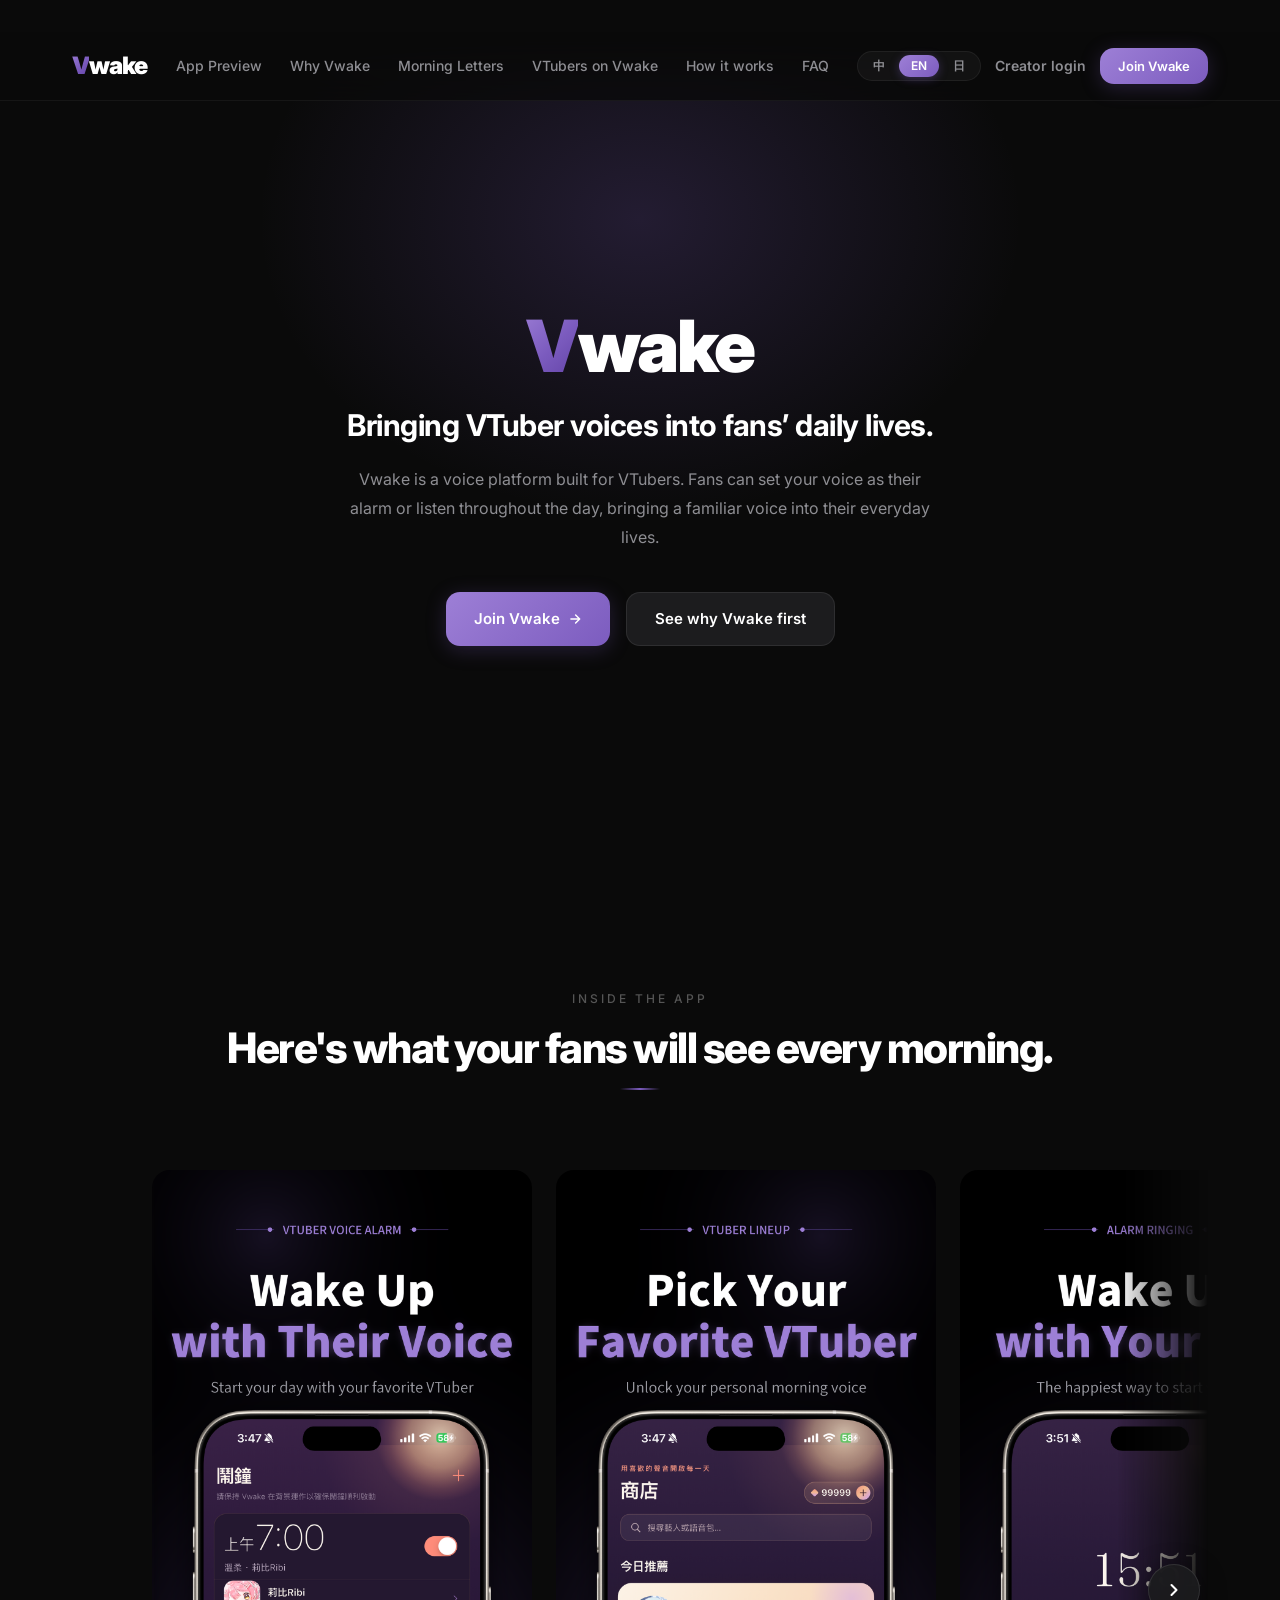
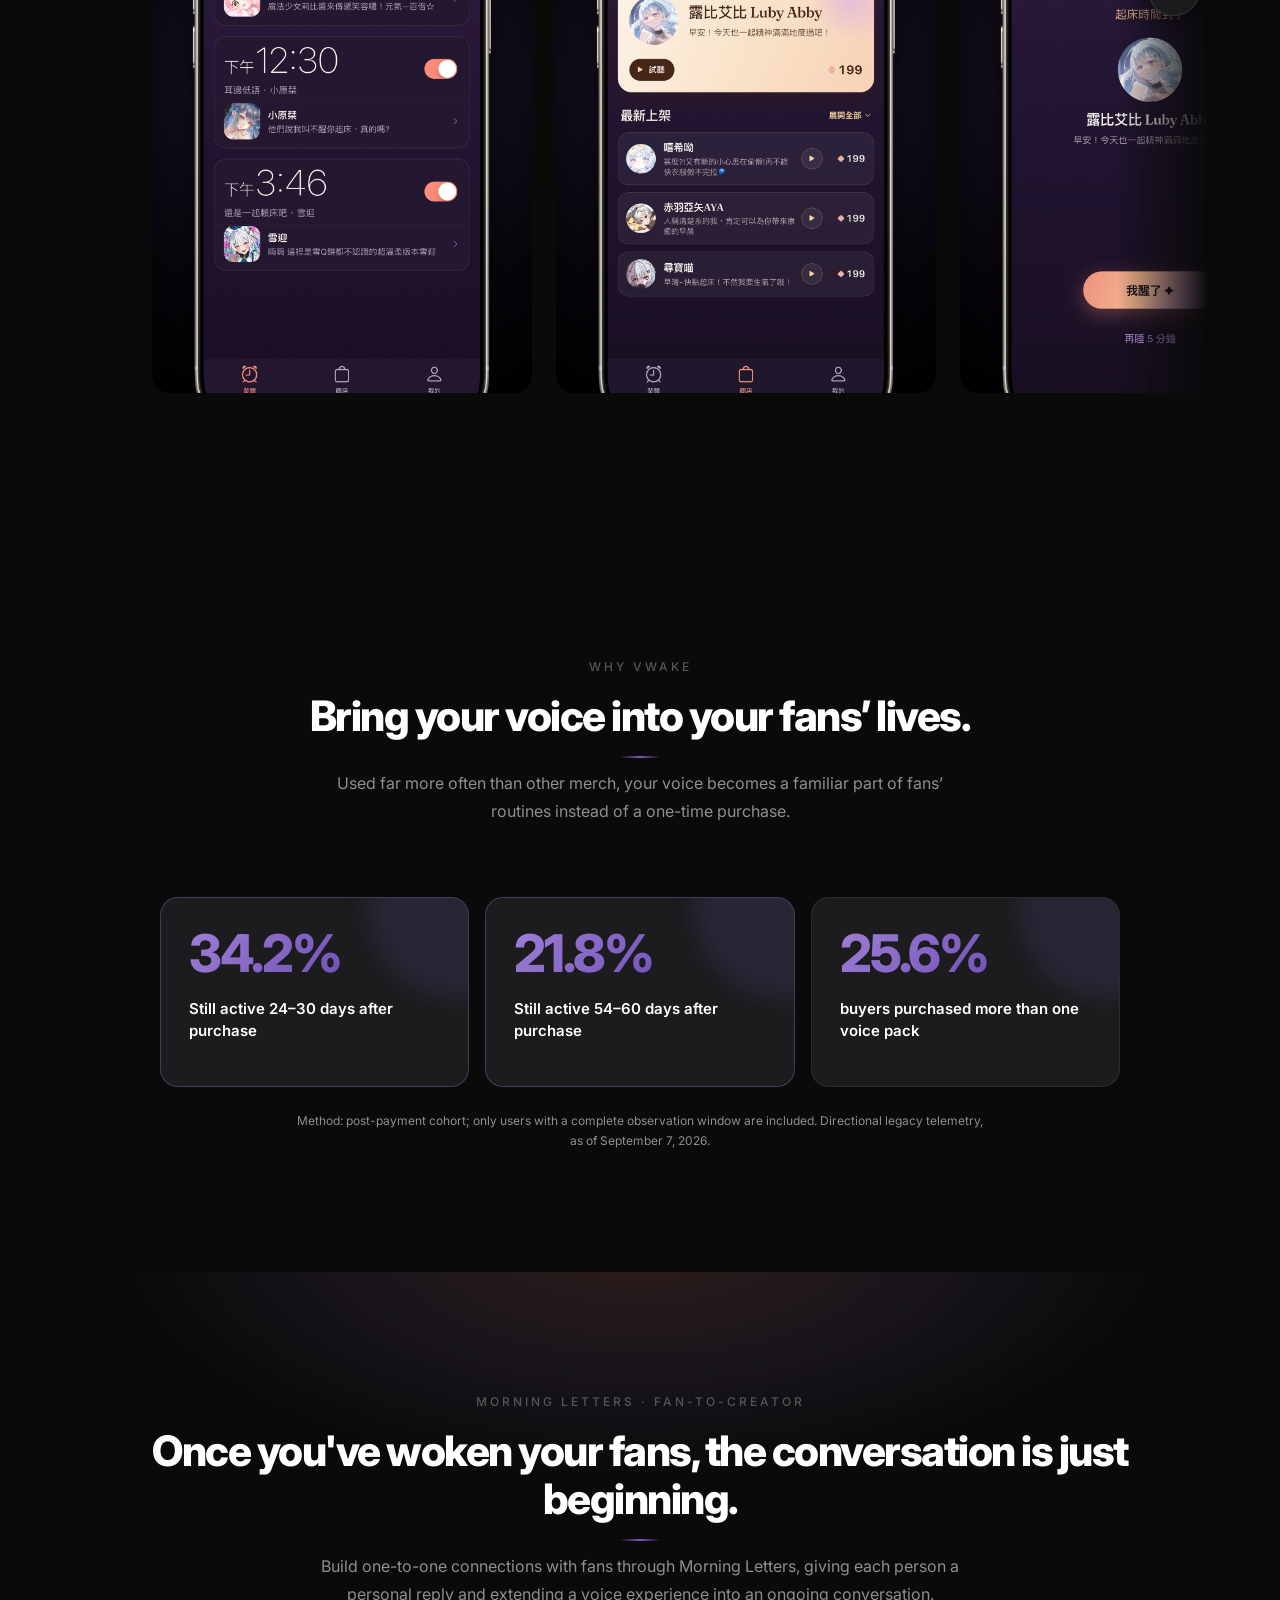
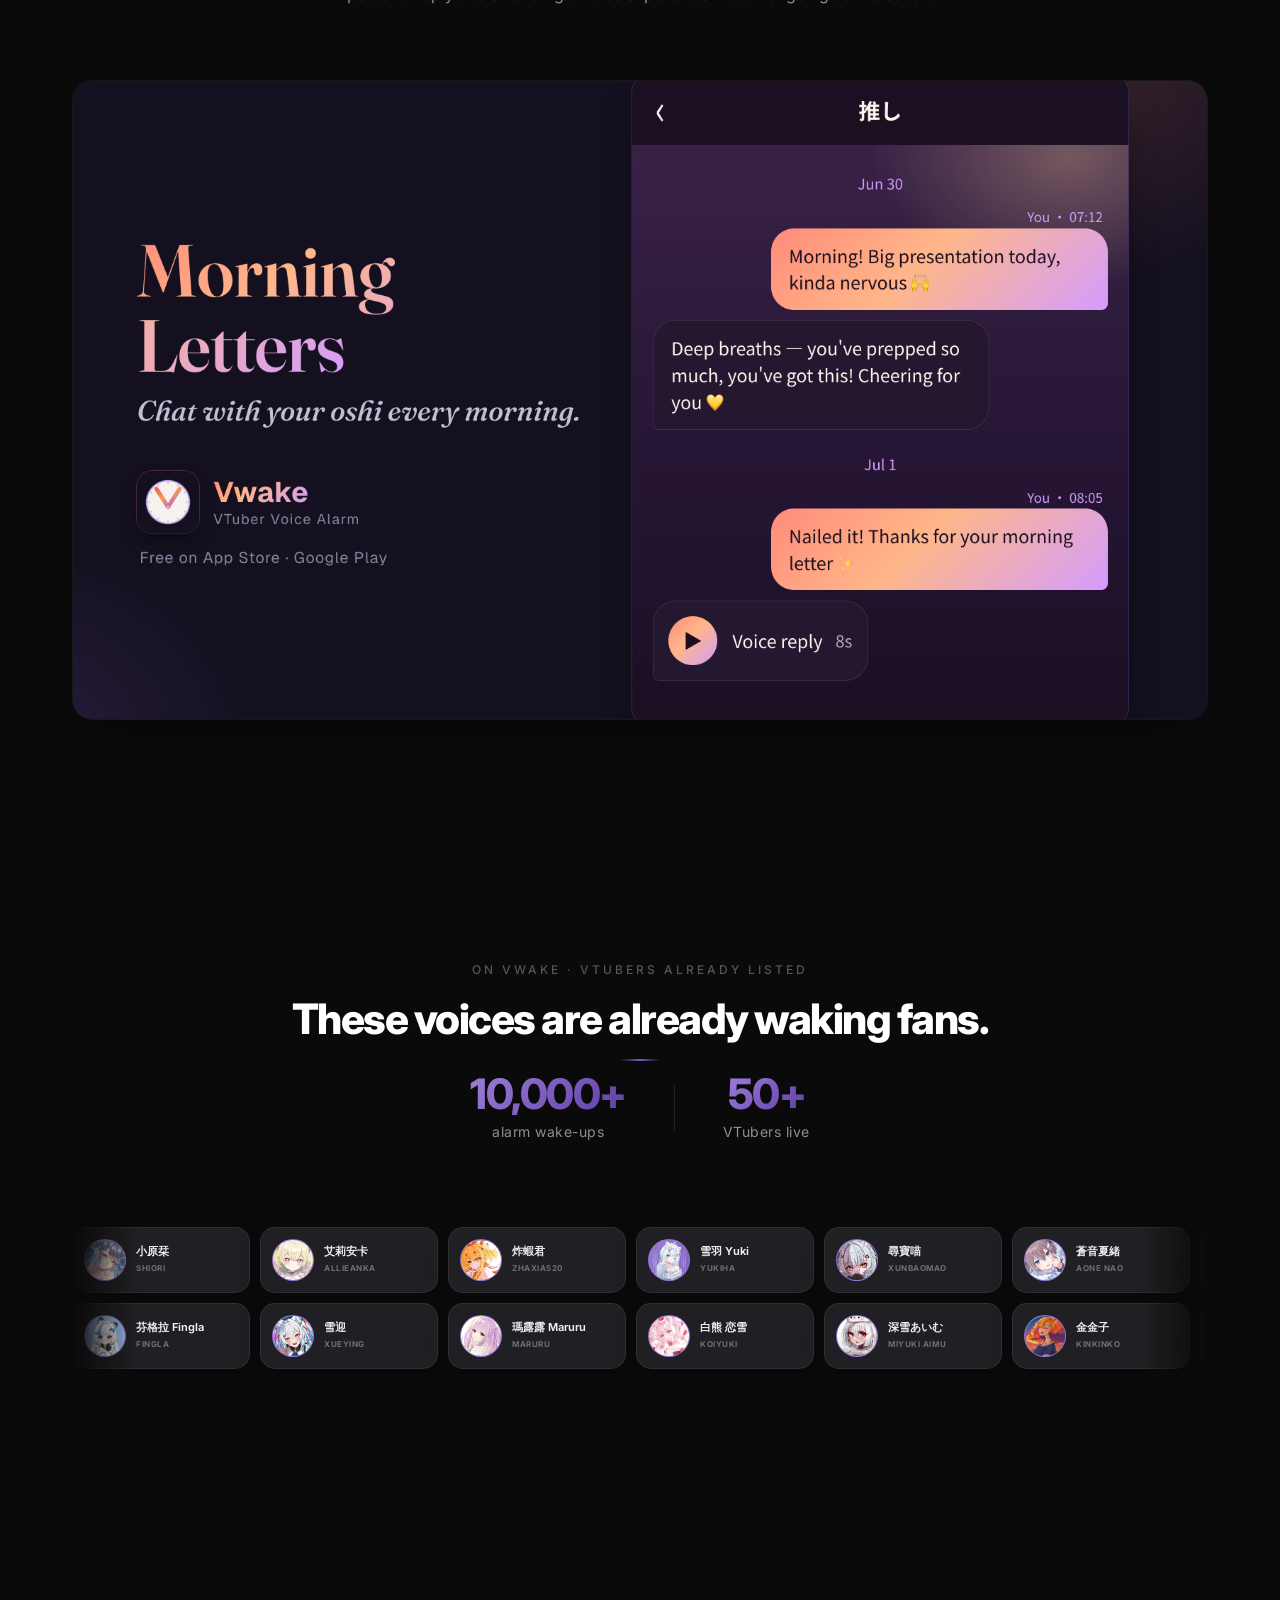
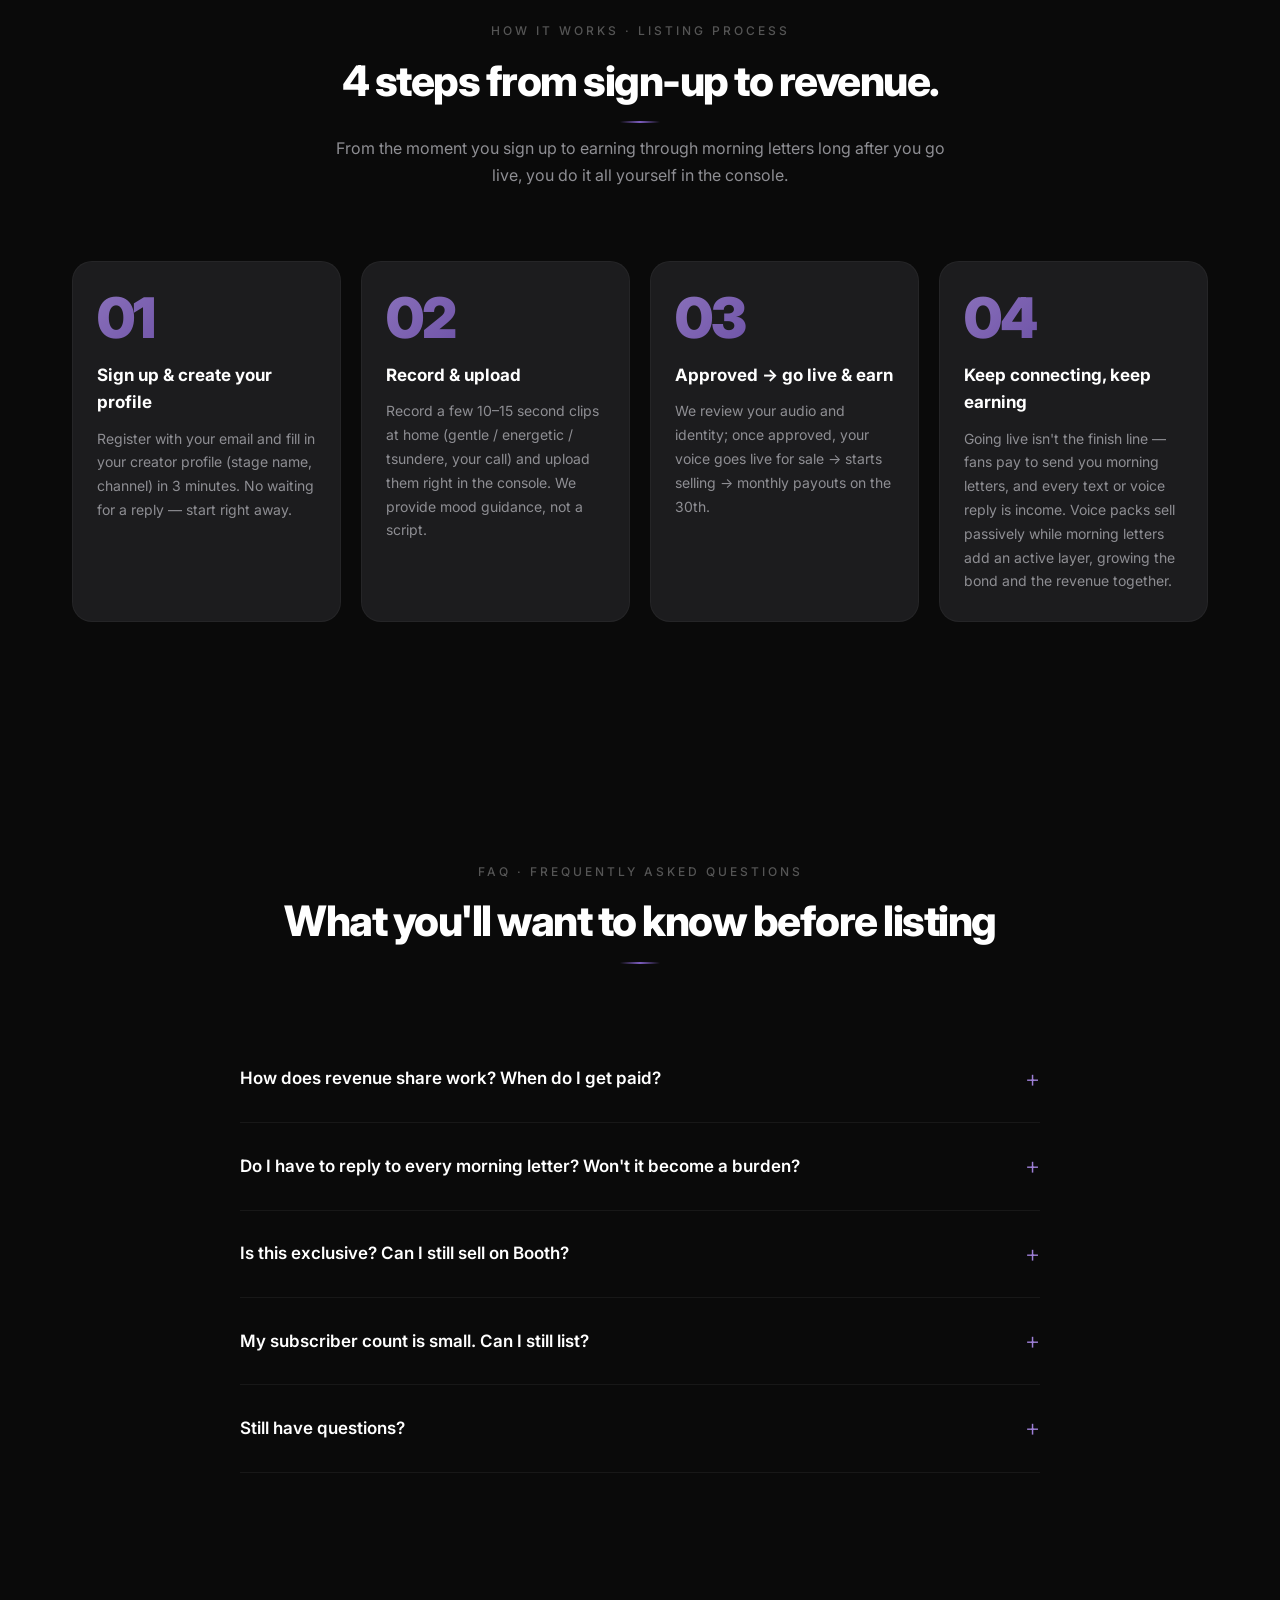
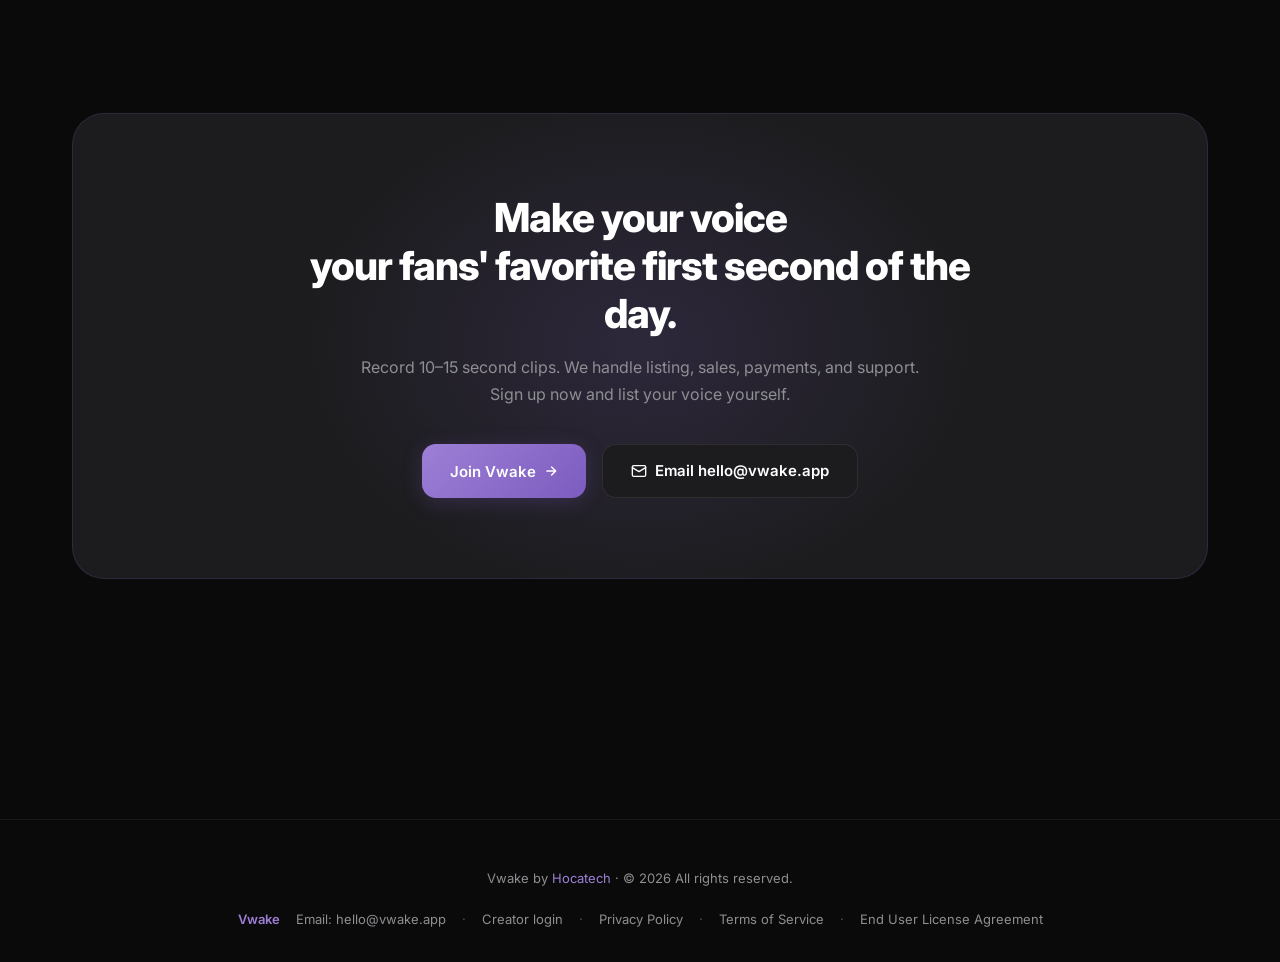
<file: en/index.html>
<!DOCTYPE html>
<html lang="en">
<head>
<meta charset="UTF-8">
<meta name="viewport" content="width=device-width, initial-scale=1.0">
<title>Vwake | VTuber Voice Alarm Platform — Be the First Voice Your Fans Hear Each Day</title>
<meta name="description" content="Vwake is a VTuber voice alarm platform that makes your voice part of your fans' daily ritual, pairing a seamless alarm experience with lasting creative value.">
<meta name="keywords" content="Vwake, VTuber alarm, VTuber alarm clock, VTuber voice pack, virtual youtuber alarm, voice alarm app, VTuber revenue share, VTuber monetization">
<link rel="canonical" href="https://vwake.app/en/">
<link rel="alternate" hreflang="zh-TW" href="https://vwake.app/">
<link rel="alternate" hreflang="en" href="https://vwake.app/en/">
<link rel="alternate" hreflang="ja" href="https://vwake.app/ja/">
<link rel="alternate" hreflang="x-default" href="https://vwake.app/">
<meta property="og:type" content="website">
<meta property="og:site_name" content="Vwake">
<meta property="og:locale" content="en_US">
<meta property="og:locale:alternate" content="zh_TW">
<meta property="og:locale:alternate" content="ja_JP">
<meta property="og:url" content="https://vwake.app/en/">
<meta property="og:title" content="Vwake | VTuber Voice Alarm Platform — Be the First Voice Your Fans Hear Each Day">
<meta property="og:description" content="Become the first voice your fans hear each day. Vwake brings VTuber voice releases into a seamless alarm experience built for lasting connection.">
<meta property="og:image" content="https://vwake.app/assets/og-card-en.png">
<meta property="og:image:width" content="1200">
<meta property="og:image:height" content="630">
<meta name="twitter:card" content="summary_large_image">
<meta name="twitter:title" content="Vwake | VTuber Voice Alarm Platform — Be the First Voice Your Fans Hear Each Day">
<meta name="twitter:description" content="Become the first voice your fans hear each day. Vwake brings VTuber voice releases into a seamless alarm experience built for lasting connection.">
<meta name="twitter:image" content="https://vwake.app/assets/og-card-en.png">
<script type="application/ld+json">
{
  "@context": "https://schema.org",
  "@graph": [
    {
      "@type": "Organization",
      "@id": "https://vwake.app/#org",
      "name": "Vwake",
      "url": "https://vwake.app/",
      "logo": "https://vwake.app/assets/icons/icon-512.png"
    },
    {
      "@type": "WebSite",
      "@id": "https://vwake.app/#website-en",
      "url": "https://vwake.app/en/",
      "name": "Vwake",
      "inLanguage": "en",
      "publisher": { "@id": "https://vwake.app/#org" }
    },
    {
      "@type": "SoftwareApplication",
      "name": "Vwake",
      "alternateName": ["VTuber Alarm", "VTuber 鬧鐘"],
      "applicationCategory": "LifestyleApplication",
      "operatingSystem": "iOS, Android",
      "description": "Vwake is a VTuber voice alarm platform that makes your voice part of your fans' daily ritual, pairing a seamless alarm experience with lasting creative value.",
      "url": "https://vwake.app/en/",
      "image": "https://vwake.app/assets/icons/icon-512.png",
      "offers": { "@type": "Offer", "price": "0", "priceCurrency": "USD" }
    }
  ]
}
</script>
<link rel="preconnect" href="https://fonts.googleapis.com">
<link rel="preconnect" href="https://fonts.gstatic.com" crossorigin>
<link href="https://fonts.googleapis.com/css2?family=Inter:wght@300;400;500;600;700;800;900&display=swap" rel="stylesheet">
<link rel="icon" type="image/x-icon" href="/assets/icons/favicon.ico">
<link rel="icon" type="image/png" sizes="16x16" href="/assets/icons/favicon-16.png">
<link rel="icon" type="image/png" sizes="32x32" href="/assets/icons/favicon-32.png">
<link rel="apple-touch-icon" sizes="180x180" href="/assets/icons/apple-touch-icon.png">
<link rel="icon" type="image/png" sizes="192x192" href="/assets/icons/icon-192.png">
<link rel="icon" type="image/png" sizes="512x512" href="/assets/icons/icon-512.png">
<link rel="stylesheet" href="/assets/creator-marquee.css">
<style>
  :root {
    --bg: #0a0a0a;
    --surface: #1C1C1E;
    --surface-2: #2C2C2E;
    --accent: #7C5CBF;
    --accent-light: #9D7FD6;
    --accent-dark: #5E3FA3;
    --text: #FFFFFF;
    --text-muted: #8E8E93;
    --text-label: #555;
    --gradient: linear-gradient(135deg, #9D7FD6 0%, #7C5CBF 50%, #5E3FA3 100%);
    --gradient-soft: linear-gradient(135deg, #9D7FD6 0%, #7C5CBF 100%);
    --glow: 0 8px 32px rgba(124, 92, 191, 0.3);
    --glow-sm: 0 4px 20px rgba(124, 92, 191, 0.25);
    --radius-card: 20px;
    --radius-btn: 14px;
    --radius-chip: 999px;
  }
  * { margin: 0; padding: 0; box-sizing: border-box; }
  html { scroll-behavior: smooth; }
  @media (prefers-reduced-motion: reduce) { html { scroll-behavior: auto; } }
  body {
    background: var(--bg);
    color: var(--text);
    font-family: 'Inter', -apple-system, BlinkMacSystemFont, 'Segoe UI', 'PingFang TC', 'Noto Sans TC', sans-serif;
    font-weight: 400;
    line-height: 1.6;
    -webkit-font-smoothing: antialiased;
    overflow-x: hidden;
  }
  a { color: inherit; text-decoration: none; }
  button { font-family: inherit; cursor: pointer; border: none; background: none; color: inherit; }

  .container { max-width: 1200px; margin: 0 auto; padding: 0 32px; }

  /* Section label (Vwake signature) */
  .section-label {
    font-size: 12px; color: var(--text-label);
    letter-spacing: 3px; text-transform: uppercase;
    font-weight: 500; margin-bottom: 16px;
  }
  .section-title {
    font-size: 42px; font-weight: 800;
    letter-spacing: -1.5px; line-height: 1.15; margin-bottom: 16px;
  }
  .section-desc {
    font-size: 16px; color: var(--text-muted);
    max-width: 640px; line-height: 1.7;
  }
  .divider {
    width: 40px; height: 2px;
    background: linear-gradient(90deg, transparent, var(--accent), transparent);
    margin: 12px auto;
  }

  /* NAV */
  .nav {
    position: sticky; top: 32px; z-index: 50;
    background: rgba(10, 10, 10, 0.75);
    backdrop-filter: blur(20px); -webkit-backdrop-filter: blur(20px);
    border-bottom: 1px solid rgba(255, 255, 255, 0.05);
  }
  .nav-inner {
    display: flex; align-items: center; justify-content: space-between; height: 68px;
  }
  .nav-logo { font-size: 24px; font-weight: 900; letter-spacing: -1px; line-height: 1; }
  .nav-logo .accent {
    background: var(--gradient);
    -webkit-background-clip: text; -webkit-text-fill-color: transparent; background-clip: text;
  }
  .nav-links { display: flex; gap: 28px; align-items: center; }
  .nav-links a {
    font-size: 14px; font-weight: 500; color: var(--text-muted);
    transition: color 0.2s ease;
  }
  .nav-links a:hover { color: var(--text); }
  .nav-right { display: flex; align-items: center; gap: 14px; }
  .nav-login { font-size: 14px; font-weight: 600; color: var(--text-muted); text-decoration: none; transition: color 0.2s ease; white-space: nowrap; }
  .nav-login:hover { color: var(--text); }
  @media (max-width: 760px) { .nav-login { display: none; } }
  .lang-switch {
    display: flex; align-items: center; gap: 2px;
    font-size: 12px; font-weight: 600;
    background: rgba(255, 255, 255, 0.04);
    border: 1px solid rgba(255, 255, 255, 0.06);
    border-radius: 999px; padding: 3px;
  }
  .lang-switch a {
    color: var(--text-muted); padding: 5px 12px; border-radius: 999px;
    transition: all 0.2s ease; line-height: 1;
  }
  .lang-switch a:hover { color: var(--text); }
  .lang-switch a.active {
    color: var(--text); background: var(--gradient-soft);
    box-shadow: 0 2px 10px rgba(124, 92, 191, 0.35);
  }
  .nav-cta {
    font-size: 13px; font-weight: 600; padding: 10px 18px;
    border-radius: var(--radius-btn);
    background: var(--gradient-soft); color: var(--text);
    box-shadow: var(--glow-sm);
    transition: transform 0.2s ease, box-shadow 0.2s ease;
  }
  .nav-cta:hover { transform: translateY(-1px); box-shadow: 0 6px 24px rgba(124, 92, 191, 0.4); }
  @media (max-width: 760px) { .nav-links { display: none; } }

  /* HERO */
  .hero {
    min-height: calc(100vh - 100px);
    display: flex; flex-direction: column;
    align-items: center; justify-content: center;
    text-align: center; padding: 100px 32px 80px;
    position: relative; overflow: hidden;
  }
  .hero::before {
    content: ''; position: absolute; top: -200px; left: 50%;
    transform: translateX(-50%); width: 900px; height: 700px;
    background: radial-gradient(ellipse at center, rgba(124, 92, 191, 0.22) 0%, transparent 60%);
    pointer-events: none; z-index: 0;
  }
  .hero > * { position: relative; z-index: 1; }
  .hero-wordmark {
    font-size: 72px; font-weight: 900; letter-spacing: -2.5px;
    line-height: 0.95; margin-bottom: 24px;
  }
  .hero-wordmark .accent {
    background: var(--gradient);
    -webkit-background-clip: text; -webkit-text-fill-color: transparent; background-clip: text;
  }
  .hero-tagline {
    font-size: 30px; font-weight: 700; letter-spacing: -0.5px;
    line-height: 1.35; max-width: 760px; margin-bottom: 20px;
  }
  .hero-desc {
    font-size: 16px; color: var(--text-muted);
    max-width: 580px; line-height: 1.8; margin-bottom: 40px;
  }
  .hero-ctas { display: flex; gap: 16px; flex-wrap: wrap; justify-content: center; }
  .btn {
    font-size: 15px; font-weight: 600; padding: 14px 28px;
    border-radius: var(--radius-btn);
    display: inline-flex; align-items: center; gap: 8px;
    transition: transform 0.2s ease, box-shadow 0.2s ease, background 0.2s ease;
  }
  .btn-primary { background: var(--gradient-soft); color: var(--text); box-shadow: var(--glow-sm); }
  .btn-primary:hover { transform: translateY(-2px); box-shadow: 0 8px 32px rgba(124, 92, 191, 0.45); }
  .btn-ghost {
    background: var(--surface); color: var(--text);
    border: 1px solid rgba(255, 255, 255, 0.08);
  }
  .btn-ghost:hover { background: var(--surface-2); border-color: rgba(124, 92, 191, 0.4); }

  .hero-stats {
    display: flex; gap: 48px; margin-top: 56px; flex-wrap: wrap; justify-content: center;
    padding-top: 32px; border-top: 1px solid rgba(255, 255, 255, 0.06);
    width: 100%; max-width: 720px;
  }
  .stat .stat-num {
    font-size: 32px; font-weight: 800; letter-spacing: -0.5px;
    background: var(--gradient);
    -webkit-background-clip: text; -webkit-text-fill-color: transparent; background-clip: text;
  }
  .stat .stat-label {
    font-size: 12px; color: var(--text-muted); letter-spacing: 2px;
    text-transform: uppercase; margin-top: 4px;
  }

  @media (max-width: 768px) {
    .hero-wordmark { font-size: 52px; letter-spacing: -2px; }
    .hero-tagline { font-size: 22px; }
    .hero-stats { gap: 24px; }
    .stat .stat-num { font-size: 24px; }
  }

  /* SECTION wrapper */
  .section { padding: 120px 0; position: relative; }
  .section-header { text-align: center; margin-bottom: 72px; }
  .section-header .section-desc { margin: 0 auto; }
  @media (max-width: 768px) {
    .section { padding: 80px 0; }
    .section-title { font-size: 30px; }
  }

  /* WHY VWAKE / RETENTION PROOF */
  .why-metrics {
    display: grid;
    grid-template-columns: repeat(3, 1fr);
    gap: 16px;
    max-width: 960px;
    margin: 0 auto;
  }
  .why-metric {
    position: relative;
    overflow: hidden;
    min-height: 190px;
    padding: 30px 28px 26px;
    background: var(--surface);
    border: 1px solid rgba(255, 255, 255, 0.07);
    border-radius: 18px;
  }
  .why-metric::after {
    content: '';
    position: absolute;
    width: 180px;
    height: 180px;
    right: -80px;
    top: -80px;
    border-radius: 50%;
    background: rgba(124, 92, 191, 0.14);
    filter: blur(10px);
    pointer-events: none;
  }
  .why-metric-featured { border-color: rgba(157, 127, 214, 0.32); }
  .why-metric-number {
    position: relative;
    z-index: 1;
    font-size: 52px;
    font-weight: 800;
    letter-spacing: -2px;
    line-height: 1;
    background: var(--gradient);
    -webkit-background-clip: text;
    background-clip: text;
    -webkit-text-fill-color: transparent;
  }
  .why-metric-label {
    position: relative;
    z-index: 1;
    margin-top: 18px;
    font-size: 15px;
    font-weight: 600;
    line-height: 1.5;
  }
  .why-metric-detail {
    position: relative;
    z-index: 1;
    margin-top: 12px;
    color: var(--text-muted);
    font-size: 13px;
  }
  .why-note {
    max-width: 700px;
    margin: 24px auto 0;
    color: var(--text-muted);
    font-size: 12px;
    line-height: 1.7;
    text-align: center;
  }
  @media (max-width: 880px) {
    .why-metrics { grid-template-columns: 1fr; max-width: 560px; }
    .why-metric { min-height: 0; }
  }

  /* ===== Morning Letters — dawn palette ===== */
  #letters { position: relative; isolation: isolate; }
  #letters::before {
    content: ''; position: absolute; left: 0; right: 0; top: 0; height: 560px;
    background: radial-gradient(720px 340px at 50% -40px, rgba(255,140,122,0.15), rgba(212,157,255,0.07) 42%, transparent 72%);
    pointer-events: none; z-index: -1;
  }
  .letters-banner {
    margin-top: 44px;
    border-radius: var(--radius-card);
    overflow: hidden;
    border: 1px solid rgba(255, 255, 255, 0.06);
    box-shadow: 0 20px 60px -30px rgba(0,0,0,0.9);
  }
  .letters-banner img { width: 100%; height: auto; display: block; }

  /* ROSTER stats */
  .roster-stats { display: flex; align-items: center; justify-content: center; gap: 48px; margin: 4px 0 22px; }
  .rstat { display: flex; flex-direction: column; align-items: center; gap: 6px; }
  .rstat-num { font-size: 42px; font-weight: 800; letter-spacing: -1.5px; line-height: 1; background: var(--gradient); -webkit-background-clip: text; background-clip: text; -webkit-text-fill-color: transparent; }
  .rstat-label { font-size: 14px; color: var(--text-muted); letter-spacing: 0.5px; }
  .rstat-sep { width: 1px; height: 46px; background: rgba(255,255,255,0.1); }
  @media (max-width: 540px) { .roster-stats { gap: 30px; } .rstat-num { font-size: 34px; } }

  /* APP PREVIEW STRIP */
  .preview-frame { position: relative; }
  .preview-wrap {
    position: relative;
    mask-image: linear-gradient(90deg, transparent, #000 8%, #000 92%, transparent);
    -webkit-mask-image: linear-gradient(90deg, transparent, #000 8%, #000 92%, transparent);
  }
  .preview-nav {
    position: absolute;
    top: 50%;
    transform: translateY(-50%);
    width: 52px;
    height: 52px;
    border-radius: 50%;
    background: rgba(28, 28, 30, 0.92);
    -webkit-backdrop-filter: blur(12px);
    backdrop-filter: blur(12px);
    border: 1px solid rgba(255, 255, 255, 0.1);
    color: var(--text);
    display: flex;
    align-items: center;
    justify-content: center;
    cursor: pointer;
    z-index: 10;
    transition: background 0.2s ease, border-color 0.2s ease, opacity 0.2s ease, transform 0.2s ease;
    box-shadow: 0 6px 24px rgba(0, 0, 0, 0.5);
  }
  .preview-nav:hover:not(:disabled) {
    background: var(--gradient-soft);
    border-color: rgba(124, 92, 191, 0.5);
  }
  .preview-nav:active:not(:disabled) { transform: translateY(-50%) scale(0.94); }
  .preview-nav:disabled {
    opacity: 0;
    cursor: default;
    pointer-events: none;
  }
  .preview-nav-prev { left: 8px; }
  .preview-nav-next { right: 8px; }
  @media (max-width: 540px) {
    .preview-nav { width: 40px; height: 40px; }
    .preview-nav-prev { left: 4px; }
    .preview-nav-next { right: 4px; }
  }
  .preview-strip {
    display: flex;
    gap: 24px;
    overflow-x: auto;
    scroll-snap-type: x mandatory;
    scroll-padding-inline: 80px;
    padding: 8px 80px 24px;
    -webkit-overflow-scrolling: touch;
    scrollbar-width: thin;
    scrollbar-color: rgba(124, 92, 191, 0.5) transparent;
  }
  @media (max-width: 540px) {
    .preview-strip {
      padding: 8px 56px 24px;
      scroll-padding-inline: 56px;
    }
  }
  .preview-strip::-webkit-scrollbar { height: 8px; }
  .preview-strip::-webkit-scrollbar-track { background: transparent; }
  .preview-strip::-webkit-scrollbar-thumb {
    background: rgba(124, 92, 191, 0.4);
    border-radius: 999px;
  }
  .preview-strip::-webkit-scrollbar-thumb:hover { background: rgba(124, 92, 191, 0.7); }
  .preview-tile {
    flex: 0 0 clamp(260px, 32vw, 380px);
    scroll-snap-align: start;
    transition: transform 0.3s ease;
    display: block;
    margin: 0;
  }
  .preview-tile:hover { transform: translateY(-6px); }
  .preview-tile img {
    width: 100%;
    height: auto;
    border-radius: 18px;
    display: block;
    background: #0a0a0a;
  }

  /* HOW IT WORKS */
  .steps {
    display: grid;
    grid-template-columns: repeat(4, 1fr);
    gap: 20px;
    counter-reset: step;
  }
  @media (max-width: 1024px) { .steps { grid-template-columns: repeat(2, 1fr); } }
  @media (max-width: 540px) { .steps { grid-template-columns: 1fr; } }

  .step {
    background: var(--surface);
    border-radius: var(--radius-card);
    padding: 28px 24px;
    border: 1px solid rgba(255, 255, 255, 0.04);
    counter-increment: step;
    position: relative;
  }
  .step::before {
    content: '0' counter(step);
    font-size: 56px; font-weight: 900;
    background: var(--gradient);
    -webkit-background-clip: text; -webkit-text-fill-color: transparent; background-clip: text;
    letter-spacing: -2px; line-height: 1;
    margin-bottom: 16px; display: block;
    opacity: 0.85;
  }
  .step-title { font-size: 17px; font-weight: 700; margin-bottom: 10px; }
  .step-desc { font-size: 14px; color: var(--text-muted); line-height: 1.7; }

  /* FAQ */
  .faq-list { max-width: 800px; margin: 0 auto; }
  .faq-item {
    border-bottom: 1px solid rgba(255, 255, 255, 0.06);
    padding: 24px 0;
  }
  .faq-q {
    font-size: 17px; font-weight: 600; cursor: pointer;
    display: flex; align-items: center; justify-content: space-between;
    list-style: none;
  }
  .faq-q::-webkit-details-marker { display: none; }
  .faq-q::after {
    content: '+'; font-size: 24px; color: var(--accent-light);
    font-weight: 300; transition: transform 0.2s ease;
  }
  details[open] .faq-q::after { transform: rotate(45deg); }
  .faq-a {
    font-size: 15px; color: var(--text-muted);
    line-height: 1.75; margin-top: 14px;
    padding-right: 32px;
  }

  /* FINAL CTA */
  .final-cta {
    background: var(--surface);
    border-radius: 32px;
    padding: 80px 48px;
    text-align: center;
    border: 1px solid rgba(124, 92, 191, 0.2);
    position: relative; overflow: hidden;
  }
  .final-cta::before {
    content: ''; position: absolute; top: 50%; left: 50%;
    transform: translate(-50%, -50%);
    width: 800px; height: 600px;
    background: radial-gradient(ellipse, rgba(124, 92, 191, 0.18), transparent 60%);
    pointer-events: none;
  }
  .final-cta > * { position: relative; }
  .final-cta-title {
    font-size: 40px; font-weight: 800; letter-spacing: -1px;
    line-height: 1.2; margin-bottom: 16px; max-width: 720px; margin-left: auto; margin-right: auto;
  }
  .final-cta-desc {
    font-size: 16px; color: var(--text-muted);
    max-width: 560px; margin: 0 auto 36px; line-height: 1.7;
  }
  .final-cta-buttons { display: flex; gap: 16px; flex-wrap: wrap; justify-content: center; }

  @media (max-width: 768px) {
    .final-cta { padding: 56px 28px; }
    .final-cta-title { font-size: 28px; }
  }

  /* FOOTER */
  .footer {
    border-top: 1px solid rgba(255, 255, 255, 0.06);
    padding: 48px 0 32px;
    margin-top: 120px;
  }
  .footer-inner {
    display: flex; flex-direction: column; gap: 20px;
    text-align: center;
    font-size: 13px; color: var(--text-muted);
  }
  .footer-legal {
    display: flex; gap: 16px; justify-content: center; flex-wrap: wrap;
  }
  .footer-legal a:hover { color: var(--text); }
  .footer-legal-app { color: var(--accent-light); font-weight: 600; }

  /* Hidden anchor offset for sticky nav */
  section[id] { scroll-margin-top: 100px; }

  /* APPLY MODAL */
  .apply-modal {
    position: fixed; inset: 0; z-index: 100;
    display: flex; align-items: center; justify-content: center;
    padding: 24px;
    opacity: 0; visibility: hidden;
    transition: opacity 0.25s ease, visibility 0.25s ease;
  }
  .apply-modal.is-open { opacity: 1; visibility: visible; }
  .apply-modal-backdrop {
    position: absolute; inset: 0;
    background: rgba(5, 5, 7, 0.72);
    backdrop-filter: blur(8px); -webkit-backdrop-filter: blur(8px);
  }
  .apply-modal-panel {
    position: relative; z-index: 1;
    width: 100%; max-width: 480px;
    max-height: calc(100vh - 48px);
    overflow-y: auto;
    background: var(--surface);
    border: 1px solid rgba(124, 92, 191, 0.25);
    border-radius: 24px;
    padding: 36px 32px 28px;
    box-shadow: 0 24px 80px rgba(0, 0, 0, 0.6);
    transform: translateY(8px) scale(0.98);
    transition: transform 0.25s ease;
  }
  .apply-modal.is-open .apply-modal-panel { transform: translateY(0) scale(1); }
  .apply-modal-close {
    position: absolute; top: 12px; right: 12px;
    width: 36px; height: 36px;
    display: flex; align-items: center; justify-content: center;
    border-radius: 999px;
    color: var(--text-muted);
    font-size: 22px; line-height: 1;
    transition: background 0.2s ease, color 0.2s ease;
  }
  .apply-modal-close:hover { background: rgba(255,255,255,0.06); color: var(--text); }
  .apply-modal-header { margin-bottom: 18px; }
  .apply-modal-title {
    font-size: 22px; font-weight: 800; letter-spacing: -0.5px;
    margin-bottom: 6px;
  }
  .apply-modal-sub {
    font-size: 14px; color: var(--text-muted); line-height: 1.6;
  }
  .apply-tabs {
    display: flex; gap: 4px;
    padding: 4px;
    background: rgba(255, 255, 255, 0.04);
    border: 1px solid rgba(255, 255, 255, 0.06);
    border-radius: 12px;
    margin-bottom: 20px;
  }
  .apply-tab {
    flex: 1;
    padding: 9px 12px;
    border-radius: 8px;
    font-size: 13px; font-weight: 600;
    color: var(--text-muted);
    transition: background 0.15s ease, color 0.15s ease, box-shadow 0.15s ease;
  }
  .apply-tab:hover:not(.is-active) { color: var(--text); }
  .apply-tab.is-active {
    background: var(--gradient-soft);
    color: var(--text);
    box-shadow: 0 2px 10px rgba(124, 92, 191, 0.25);
  }
  .apply-tab-pane[hidden] { display: none; }
  .apply-form { display: flex; flex-direction: column; gap: 16px; }
  .apply-tab-pane { display: flex; flex-direction: column; gap: 16px; }
  .apply-field { display: flex; flex-direction: column; gap: 6px; }
  .apply-field-label {
    font-size: 13px; font-weight: 600;
    color: var(--text); letter-spacing: 0.2px;
  }
  .apply-field-label .required { color: var(--accent-light); margin-left: 2px; }
  .apply-field-hint { font-size: 12px; color: var(--text-muted); margin-top: -2px; }
  .apply-input, .apply-textarea {
    width: 100%;
    font-family: inherit; font-size: 14px;
    color: var(--text);
    background: rgba(255, 255, 255, 0.04);
    border: 1px solid rgba(255, 255, 255, 0.08);
    border-radius: 10px;
    padding: 11px 14px;
    transition: border-color 0.15s ease, background 0.15s ease;
  }
  .apply-input::placeholder, .apply-textarea::placeholder { color: #5a5a60; }
  .apply-input:focus, .apply-textarea:focus {
    outline: none;
    border-color: rgba(124, 92, 191, 0.6);
    background: rgba(124, 92, 191, 0.06);
  }
  .apply-textarea { resize: vertical; min-height: 84px; line-height: 1.55; }
  .apply-honey {
    position: absolute; left: -9999px; width: 1px; height: 1px; opacity: 0;
  }
  .apply-status {
    font-size: 13px; line-height: 1.5;
    padding: 10px 12px; border-radius: 8px;
    border: 1px solid transparent;
  }
  .apply-status[data-state="error"] {
    color: #ff8b8b;
    background: rgba(255, 90, 90, 0.06);
    border-color: rgba(255, 90, 90, 0.25);
  }
  .apply-status[data-state="success"] {
    color: var(--accent-light);
    background: rgba(124, 92, 191, 0.08);
    border-color: rgba(124, 92, 191, 0.3);
  }
  .apply-submit {
    margin-top: 4px;
    width: 100%; justify-content: center;
    padding: 13px 20px;
    font-size: 15px;
  }
  .apply-submit[disabled] {
    opacity: 0.7; cursor: wait; transform: none !important;
  }
  .apply-fallback {
    font-size: 12px; color: var(--text-muted);
    text-align: center; margin-top: 6px;
  }
  .apply-fallback a { color: var(--accent-light); }
  .apply-fallback a:hover { text-decoration: underline; }
  body.apply-modal-open { overflow: hidden; }
  @media (max-width: 480px) {
    .apply-modal { padding: 16px; }
    .apply-modal-panel { padding: 32px 22px 24px; border-radius: 20px; }
    .apply-modal-title { font-size: 20px; }
  }
</style>
</head>
<body>

<!-- ============ NAV ============ -->
<nav class="nav">
  <div class="container">
    <div class="nav-inner">
      <a href="/en/" class="nav-logo">
        <span class="accent">V</span>wake
      </a>
      <div class="nav-links">
        <a href="#preview">App Preview</a>
        <a href="#why">Why Vwake</a>
        <a href="#letters">Morning Letters</a>
        <a href="#roster">VTubers on Vwake</a>
        <a href="#how">How it works</a>
        <a href="#faq">FAQ</a>
      </div>
      <div class="nav-right">
        <div class="lang-switch">
          <a href="/" onclick="localStorage.setItem('hoca_lang','zh')" aria-label="切換到中文">中</a>
          <a href="/en/" onclick="localStorage.setItem('hoca_lang','en')" class="active" aria-current="true">EN</a>
          <a href="/ja/" onclick="localStorage.setItem('hoca_lang','ja')" aria-label="Switch to Japanese">日</a>
        </div>
        <a class="nav-login" href="https://vwake-2026.web.app/join.html?lang=en&mode=login">Creator login</a>
        <button type="button" class="nav-cta" data-open-apply>Join Vwake</button>
      </div>
    </div>
  </div>
</nav>

<!-- ============ HERO ============ -->
<section class="hero">
  <h1 class="hero-wordmark"><span class="accent">V</span>wake</h1>
  <p class="hero-tagline">
    Bringing VTuber voices into fans’ daily lives.
  </p>
  <p class="hero-desc">
    Vwake is a voice platform built for VTubers. Fans can set your voice as their alarm or listen throughout the day, bringing a familiar voice into their everyday lives.
  </p>
  <div class="hero-ctas">
    <button type="button" class="btn btn-primary" data-open-apply>
      Join Vwake
      <svg width="14" height="14" viewBox="0 0 24 24" fill="none" stroke="currentColor" stroke-width="2.5" stroke-linecap="round" stroke-linejoin="round"><path d="M5 12h14M13 5l7 7-7 7"/></svg>
    </button>
    <a href="#why" class="btn btn-ghost">
      See why Vwake first
    </a>
  </div>
</section>

<!-- ============ APP PREVIEW ============ -->
<section class="section" id="preview">
  <div class="container">
    <div class="section-header">
      <div class="section-label">Inside the App</div>
      <h2 class="section-title">Here's what your fans will see every morning.</h2>
      <div class="divider"></div>
    </div>

    <div class="preview-frame">
      <button class="preview-nav preview-nav-prev" type="button" aria-label="Previous" disabled>
        <svg width="20" height="20" viewBox="0 0 24 24" fill="none" stroke="currentColor" stroke-width="2.5" stroke-linecap="round" stroke-linejoin="round"><path d="M15 18l-6-6 6-6"/></svg>
      </button>
      <div class="preview-wrap">
        <div class="preview-strip">
          <figure class="preview-tile"><img src="/store_preview/v1.1/en/page1.png" alt="Vwake alarm list" loading="lazy"></figure>
          <figure class="preview-tile"><img src="/store_preview/v1.1/en/page2.png" alt="Vwake VTuber store" loading="lazy"></figure>
          <figure class="preview-tile"><img src="/store_preview/v1.1/en/page3.png" alt="Vwake full-screen alarm ringing" loading="lazy"></figure>
          <figure class="preview-tile"><img src="/store_preview/v1.1/en/page4.png" alt="Vwake VTuber profile page" loading="lazy"></figure>
          <figure class="preview-tile"><img src="/store_preview/v1.1/en/page5.png" alt="Vwake app launch screen" loading="lazy"></figure>
        </div>
      </div>
      <button class="preview-nav preview-nav-next" type="button" aria-label="Next">
        <svg width="20" height="20" viewBox="0 0 24 24" fill="none" stroke="currentColor" stroke-width="2.5" stroke-linecap="round" stroke-linejoin="round"><path d="M9 6l6 6-6 6"/></svg>
      </button>
    </div>
  </div>
</section>

<!-- ============ WHY VWAKE / RETENTION PROOF ============ -->
<section class="section" id="why">
  <div class="container">
    <div class="section-header">
      <div class="section-label">Why Vwake</div>
      <h2 class="section-title">Bring your voice into your fans’ lives.</h2>
      <div class="divider"></div>
      <p class="section-desc">Used far more often than other merch, your voice becomes a familiar part of fans’ routines instead of a one-time purchase.</p>
    </div>

    <div class="why-metrics">
      <article class="why-metric why-metric-featured">
        <div class="why-metric-number">34.2%</div>
        <div class="why-metric-label">Still active 24–30 days after purchase</div>
      </article>

      <article class="why-metric why-metric-featured">
        <div class="why-metric-number">21.8%</div>
        <div class="why-metric-label">Still active 54–60 days after purchase</div>
      </article>

      <article class="why-metric">
        <div class="why-metric-number">25.6%</div>
        <div class="why-metric-label">buyers purchased more than one voice pack</div>
      </article>
    </div>

    <p class="why-note">
      Method: post-payment cohort; only users with a complete observation window are included. Directional legacy telemetry, as of September 7, 2026.
    </p>
  </div>
</section>

<!-- ============ ROSTER / VTubers on Vwake ============ -->
<section class="section" id="letters">
  <div class="container">
    <div class="section-header">
      <div class="section-label">Morning Letters · Fan-to-Creator</div>
      <h2 class="section-title">Once you've woken your fans, the conversation is just beginning.</h2>
      <div class="divider"></div>
      <p class="section-desc">
        Build one-to-one connections with fans through Morning Letters, giving each person a personal reply and extending a voice experience into an ongoing conversation.
      </p>
    </div>

    <div class="letters-banner">
      <img src="/assets/letters/ml-banner-en.png" alt="Vwake Morning Letters promo — chat with your oshi every morning" loading="lazy">
    </div>
  </div>
</section>

<section class="section" id="roster">
  <div class="container">
    <div class="section-header">
      <div class="section-label">On Vwake · VTubers Already Listed</div>
      <h2 class="section-title">These voices are already waking fans.</h2>
      <div class="divider"></div>
      <div class="roster-stats">
        <div class="rstat"><span class="rstat-num">10,000+</span><span class="rstat-label">alarm wake-ups</span></div>
        <div class="rstat-sep" aria-hidden="true"></div>
        <div class="rstat"><span class="rstat-num">50+</span><span class="rstat-label">VTubers live</span></div>
      </div>
    </div>

    <!-- CREATOR_MARQUEE_START -->
    <div class="creator-marquee" tabindex="0" aria-label="Vwake creator roster">
      <div class="creator-marquee-lane creator-marquee-lane--left">
        <div class="creator-marquee-track">
          <div class="creator-marquee-sequence">
            <!-- CREATOR_TOP_START -->
        <article class="creator-marquee-card" data-creator-id="shiori">
          <div class="creator-marquee-avatar"><img src="/assets/creators/marquee/shiori.webp" alt="小原栞" width="160" height="160" loading="lazy" decoding="async"></div>
          <div class="creator-marquee-card-copy">
            <div class="creator-marquee-card-name">小原栞</div>
            <div class="creator-marquee-card-label">SHIORI</div>
          </div>
        </article>
        <article class="creator-marquee-card" data-creator-id="allieanka">
          <div class="creator-marquee-avatar"><img src="/assets/creators/marquee/allieanka.webp" alt="艾莉安卡" width="160" height="160" loading="lazy" decoding="async"></div>
          <div class="creator-marquee-card-copy">
            <div class="creator-marquee-card-name">艾莉安卡</div>
            <div class="creator-marquee-card-label">ALLIEANKA</div>
          </div>
        </article>
        <article class="creator-marquee-card" data-creator-id="zhaxia520">
          <div class="creator-marquee-avatar"><img src="/assets/creators/marquee/zhaxia520.webp" alt="炸蝦君" width="160" height="160" loading="lazy" decoding="async"></div>
          <div class="creator-marquee-card-copy">
            <div class="creator-marquee-card-name">炸蝦君</div>
            <div class="creator-marquee-card-label">ZHAXIA520</div>
          </div>
        </article>
        <article class="creator-marquee-card" data-creator-id="yukiha">
          <div class="creator-marquee-avatar"><img src="/assets/creators/marquee/yukiha.webp" alt="雪羽 Yuki" width="160" height="160" loading="lazy" decoding="async"></div>
          <div class="creator-marquee-card-copy">
            <div class="creator-marquee-card-name">雪羽 Yuki</div>
            <div class="creator-marquee-card-label">YUKIHA</div>
          </div>
        </article>
        <article class="creator-marquee-card" data-creator-id="xunbaomao">
          <div class="creator-marquee-avatar"><img src="/assets/creators/marquee/xunbaomao.webp" alt="尋寶喵" width="160" height="160" loading="lazy" decoding="async"></div>
          <div class="creator-marquee-card-copy">
            <div class="creator-marquee-card-name">尋寶喵</div>
            <div class="creator-marquee-card-label">XUNBAOMAO</div>
          </div>
        </article>
        <article class="creator-marquee-card" data-creator-id="aone_nao">
          <div class="creator-marquee-avatar"><img src="/assets/creators/marquee/aone_nao.webp" alt="蒼音夏緒" width="160" height="160" loading="lazy" decoding="async"></div>
          <div class="creator-marquee-card-copy">
            <div class="creator-marquee-card-name">蒼音夏緒</div>
            <div class="creator-marquee-card-label">AONE NAO</div>
          </div>
        </article>
        <article class="creator-marquee-card" data-creator-id="sabina">
          <div class="creator-marquee-avatar"><img src="/assets/creators/marquee/sabina.webp" alt="人偶．薩賓娜／薩琪" width="160" height="160" loading="lazy" decoding="async"></div>
          <div class="creator-marquee-card-copy">
            <div class="creator-marquee-card-name">人偶．薩賓娜／薩琪</div>
            <div class="creator-marquee-card-label">SABINA</div>
          </div>
        </article>
        <article class="creator-marquee-card" data-creator-id="yabi">
          <div class="creator-marquee-avatar"><img src="/assets/creators/marquee/yabi.webp" alt="牙白不牙白" width="160" height="160" loading="lazy" decoding="async"></div>
          <div class="creator-marquee-card-copy">
            <div class="creator-marquee-card-name">牙白不牙白</div>
            <div class="creator-marquee-card-label">YABI</div>
          </div>
        </article>
        <article class="creator-marquee-card" data-creator-id="ucrhlzl1kx0bzsiehkrfakrg">
          <div class="creator-marquee-avatar"><img src="/assets/creators/marquee/ucrhlzl1kx0bzsiehkrfakrg.webp" alt="芽瑪" width="160" height="160" loading="lazy" decoding="async"></div>
          <div class="creator-marquee-card-copy">
            <div class="creator-marquee-card-name">芽瑪</div>
            <div class="creator-marquee-card-label">YAMA</div>
          </div>
        </article>
        <article class="creator-marquee-card" data-creator-id="quindaizier">
          <div class="creator-marquee-avatar"><img src="/assets/creators/marquee/quindaizier.webp" alt="奎因黛希爾" width="160" height="160" loading="lazy" decoding="async"></div>
          <div class="creator-marquee-card-copy">
            <div class="creator-marquee-card-name">奎因黛希爾</div>
            <div class="creator-marquee-card-label">QUINDAIZIER</div>
          </div>
        </article>
        <article class="creator-marquee-card" data-creator-id="ribi">
          <div class="creator-marquee-avatar"><img src="/assets/creators/marquee/ribi.webp" alt="莉比 Ribi" width="160" height="160" loading="lazy" decoding="async"></div>
          <div class="creator-marquee-card-copy">
            <div class="creator-marquee-card-name">莉比 Ribi</div>
            <div class="creator-marquee-card-label">RIBI</div>
          </div>
        </article>
        <article class="creator-marquee-card" data-creator-id="pyonchan">
          <div class="creator-marquee-avatar"><img src="/assets/creators/marquee/pyonchan.webp" alt="ぴょんちゃん兔兔" width="160" height="160" loading="lazy" decoding="async"></div>
          <div class="creator-marquee-card-copy">
            <div class="creator-marquee-card-name">ぴょんちゃん兔兔</div>
            <div class="creator-marquee-card-label">PYONCHAN</div>
          </div>
        </article>
        <article class="creator-marquee-card" data-creator-id="skymeowu">
          <div class="creator-marquee-avatar"><img src="/assets/creators/marquee/skymeowu.webp" alt="仙喵 SkyMeowu" width="160" height="160" loading="lazy" decoding="async"></div>
          <div class="creator-marquee-card-copy">
            <div class="creator-marquee-card-name">仙喵 SkyMeowu</div>
            <div class="creator-marquee-card-label">SKYMEOWU</div>
          </div>
        </article>
        <article class="creator-marquee-card" data-creator-id="chimera">
          <div class="creator-marquee-avatar"><img src="/assets/creators/marquee/chimera.webp" alt="奇美拉圈圈" width="160" height="160" loading="lazy" decoding="async"></div>
          <div class="creator-marquee-card-copy">
            <div class="creator-marquee-card-name">奇美拉圈圈</div>
            <div class="creator-marquee-card-label">CHIMERA</div>
          </div>
        </article>
        <article class="creator-marquee-card" data-creator-id="luby_abby">
          <div class="creator-marquee-avatar"><img src="/assets/creators/marquee/luby_abby.webp" alt="露比艾比 Luby Abby" width="160" height="160" loading="lazy" decoding="async"></div>
          <div class="creator-marquee-card-copy">
            <div class="creator-marquee-card-name">露比艾比 Luby Abby</div>
            <div class="creator-marquee-card-label">LUBY ABBY</div>
          </div>
        </article>
        <article class="creator-marquee-card" data-creator-id="maple">
          <div class="creator-marquee-avatar"><img src="/assets/creators/marquee/maple.webp" alt="阿楓轟炸" width="160" height="160" loading="lazy" decoding="async"></div>
          <div class="creator-marquee-card-copy">
            <div class="creator-marquee-card-name">阿楓轟炸</div>
            <div class="creator-marquee-card-label">MAPLE</div>
          </div>
        </article>
        <article class="creator-marquee-card" data-creator-id="aquariusgirl">
          <div class="creator-marquee-avatar"><img src="/assets/creators/marquee/aquariusgirl.webp" alt="水瓶罐子" width="160" height="160" loading="lazy" decoding="async"></div>
          <div class="creator-marquee-card-copy">
            <div class="creator-marquee-card-name">水瓶罐子</div>
            <div class="creator-marquee-card-label">AQUARIUS</div>
          </div>
        </article>
            <!-- CREATOR_TOP_END -->
          </div>
          <div class="creator-marquee-sequence" aria-hidden="true">
            <!-- CREATOR_TOP_DUPLICATE_START -->
        <article class="creator-marquee-card" data-creator-id="shiori">
          <div class="creator-marquee-avatar"><img src="/assets/creators/marquee/shiori.webp" alt="" width="160" height="160" loading="lazy" decoding="async"></div>
          <div class="creator-marquee-card-copy">
            <div class="creator-marquee-card-name">小原栞</div>
            <div class="creator-marquee-card-label">SHIORI</div>
          </div>
        </article>
        <article class="creator-marquee-card" data-creator-id="allieanka">
          <div class="creator-marquee-avatar"><img src="/assets/creators/marquee/allieanka.webp" alt="" width="160" height="160" loading="lazy" decoding="async"></div>
          <div class="creator-marquee-card-copy">
            <div class="creator-marquee-card-name">艾莉安卡</div>
            <div class="creator-marquee-card-label">ALLIEANKA</div>
          </div>
        </article>
        <article class="creator-marquee-card" data-creator-id="zhaxia520">
          <div class="creator-marquee-avatar"><img src="/assets/creators/marquee/zhaxia520.webp" alt="" width="160" height="160" loading="lazy" decoding="async"></div>
          <div class="creator-marquee-card-copy">
            <div class="creator-marquee-card-name">炸蝦君</div>
            <div class="creator-marquee-card-label">ZHAXIA520</div>
          </div>
        </article>
        <article class="creator-marquee-card" data-creator-id="yukiha">
          <div class="creator-marquee-avatar"><img src="/assets/creators/marquee/yukiha.webp" alt="" width="160" height="160" loading="lazy" decoding="async"></div>
          <div class="creator-marquee-card-copy">
            <div class="creator-marquee-card-name">雪羽 Yuki</div>
            <div class="creator-marquee-card-label">YUKIHA</div>
          </div>
        </article>
        <article class="creator-marquee-card" data-creator-id="xunbaomao">
          <div class="creator-marquee-avatar"><img src="/assets/creators/marquee/xunbaomao.webp" alt="" width="160" height="160" loading="lazy" decoding="async"></div>
          <div class="creator-marquee-card-copy">
            <div class="creator-marquee-card-name">尋寶喵</div>
            <div class="creator-marquee-card-label">XUNBAOMAO</div>
          </div>
        </article>
        <article class="creator-marquee-card" data-creator-id="aone_nao">
          <div class="creator-marquee-avatar"><img src="/assets/creators/marquee/aone_nao.webp" alt="" width="160" height="160" loading="lazy" decoding="async"></div>
          <div class="creator-marquee-card-copy">
            <div class="creator-marquee-card-name">蒼音夏緒</div>
            <div class="creator-marquee-card-label">AONE NAO</div>
          </div>
        </article>
        <article class="creator-marquee-card" data-creator-id="sabina">
          <div class="creator-marquee-avatar"><img src="/assets/creators/marquee/sabina.webp" alt="" width="160" height="160" loading="lazy" decoding="async"></div>
          <div class="creator-marquee-card-copy">
            <div class="creator-marquee-card-name">人偶．薩賓娜／薩琪</div>
            <div class="creator-marquee-card-label">SABINA</div>
          </div>
        </article>
        <article class="creator-marquee-card" data-creator-id="yabi">
          <div class="creator-marquee-avatar"><img src="/assets/creators/marquee/yabi.webp" alt="" width="160" height="160" loading="lazy" decoding="async"></div>
          <div class="creator-marquee-card-copy">
            <div class="creator-marquee-card-name">牙白不牙白</div>
            <div class="creator-marquee-card-label">YABI</div>
          </div>
        </article>
        <article class="creator-marquee-card" data-creator-id="ucrhlzl1kx0bzsiehkrfakrg">
          <div class="creator-marquee-avatar"><img src="/assets/creators/marquee/ucrhlzl1kx0bzsiehkrfakrg.webp" alt="" width="160" height="160" loading="lazy" decoding="async"></div>
          <div class="creator-marquee-card-copy">
            <div class="creator-marquee-card-name">芽瑪</div>
            <div class="creator-marquee-card-label">YAMA</div>
          </div>
        </article>
        <article class="creator-marquee-card" data-creator-id="quindaizier">
          <div class="creator-marquee-avatar"><img src="/assets/creators/marquee/quindaizier.webp" alt="" width="160" height="160" loading="lazy" decoding="async"></div>
          <div class="creator-marquee-card-copy">
            <div class="creator-marquee-card-name">奎因黛希爾</div>
            <div class="creator-marquee-card-label">QUINDAIZIER</div>
          </div>
        </article>
        <article class="creator-marquee-card" data-creator-id="ribi">
          <div class="creator-marquee-avatar"><img src="/assets/creators/marquee/ribi.webp" alt="" width="160" height="160" loading="lazy" decoding="async"></div>
          <div class="creator-marquee-card-copy">
            <div class="creator-marquee-card-name">莉比 Ribi</div>
            <div class="creator-marquee-card-label">RIBI</div>
          </div>
        </article>
        <article class="creator-marquee-card" data-creator-id="pyonchan">
          <div class="creator-marquee-avatar"><img src="/assets/creators/marquee/pyonchan.webp" alt="" width="160" height="160" loading="lazy" decoding="async"></div>
          <div class="creator-marquee-card-copy">
            <div class="creator-marquee-card-name">ぴょんちゃん兔兔</div>
            <div class="creator-marquee-card-label">PYONCHAN</div>
          </div>
        </article>
        <article class="creator-marquee-card" data-creator-id="skymeowu">
          <div class="creator-marquee-avatar"><img src="/assets/creators/marquee/skymeowu.webp" alt="" width="160" height="160" loading="lazy" decoding="async"></div>
          <div class="creator-marquee-card-copy">
            <div class="creator-marquee-card-name">仙喵 SkyMeowu</div>
            <div class="creator-marquee-card-label">SKYMEOWU</div>
          </div>
        </article>
        <article class="creator-marquee-card" data-creator-id="chimera">
          <div class="creator-marquee-avatar"><img src="/assets/creators/marquee/chimera.webp" alt="" width="160" height="160" loading="lazy" decoding="async"></div>
          <div class="creator-marquee-card-copy">
            <div class="creator-marquee-card-name">奇美拉圈圈</div>
            <div class="creator-marquee-card-label">CHIMERA</div>
          </div>
        </article>
        <article class="creator-marquee-card" data-creator-id="luby_abby">
          <div class="creator-marquee-avatar"><img src="/assets/creators/marquee/luby_abby.webp" alt="" width="160" height="160" loading="lazy" decoding="async"></div>
          <div class="creator-marquee-card-copy">
            <div class="creator-marquee-card-name">露比艾比 Luby Abby</div>
            <div class="creator-marquee-card-label">LUBY ABBY</div>
          </div>
        </article>
        <article class="creator-marquee-card" data-creator-id="maple">
          <div class="creator-marquee-avatar"><img src="/assets/creators/marquee/maple.webp" alt="" width="160" height="160" loading="lazy" decoding="async"></div>
          <div class="creator-marquee-card-copy">
            <div class="creator-marquee-card-name">阿楓轟炸</div>
            <div class="creator-marquee-card-label">MAPLE</div>
          </div>
        </article>
        <article class="creator-marquee-card" data-creator-id="aquariusgirl">
          <div class="creator-marquee-avatar"><img src="/assets/creators/marquee/aquariusgirl.webp" alt="" width="160" height="160" loading="lazy" decoding="async"></div>
          <div class="creator-marquee-card-copy">
            <div class="creator-marquee-card-name">水瓶罐子</div>
            <div class="creator-marquee-card-label">AQUARIUS</div>
          </div>
        </article>
            <!-- CREATOR_TOP_DUPLICATE_END -->
          </div>
        </div>
      </div>
      <div class="creator-marquee-lane creator-marquee-lane--right">
        <div class="creator-marquee-track">
          <div class="creator-marquee-sequence">
            <!-- CREATOR_BOTTOM_START -->
        <article class="creator-marquee-card" data-creator-id="fingla">
          <div class="creator-marquee-avatar"><img src="/assets/creators/marquee/fingla.webp" alt="芬格拉 Fingla" width="160" height="160" loading="lazy" decoding="async"></div>
          <div class="creator-marquee-card-copy">
            <div class="creator-marquee-card-name">芬格拉 Fingla</div>
            <div class="creator-marquee-card-label">FINGLA</div>
          </div>
        </article>
        <article class="creator-marquee-card" data-creator-id="xueying">
          <div class="creator-marquee-avatar"><img src="/assets/creators/marquee/xueying.webp" alt="雪迎" width="160" height="160" loading="lazy" decoding="async"></div>
          <div class="creator-marquee-card-copy">
            <div class="creator-marquee-card-name">雪迎</div>
            <div class="creator-marquee-card-label">XUEYING</div>
          </div>
        </article>
        <article class="creator-marquee-card" data-creator-id="maruru">
          <div class="creator-marquee-avatar"><img src="/assets/creators/marquee/maruru.webp" alt="瑪露露 Maruru" width="160" height="160" loading="lazy" decoding="async"></div>
          <div class="creator-marquee-card-copy">
            <div class="creator-marquee-card-name">瑪露露 Maruru</div>
            <div class="creator-marquee-card-label">MARURU</div>
          </div>
        </article>
        <article class="creator-marquee-card" data-creator-id="koiyuki">
          <div class="creator-marquee-avatar"><img src="/assets/creators/marquee/koiyuki.webp" alt="白熊 恋雪" width="160" height="160" loading="lazy" decoding="async"></div>
          <div class="creator-marquee-card-copy">
            <div class="creator-marquee-card-name">白熊 恋雪</div>
            <div class="creator-marquee-card-label">KOIYUKI</div>
          </div>
        </article>
        <article class="creator-marquee-card" data-creator-id="miyuki_aimu">
          <div class="creator-marquee-avatar"><img src="/assets/creators/marquee/miyuki_aimu.webp" alt="深雪あいむ" width="160" height="160" loading="lazy" decoding="async"></div>
          <div class="creator-marquee-card-copy">
            <div class="creator-marquee-card-name">深雪あいむ</div>
            <div class="creator-marquee-card-label">MIYUKI AIMU</div>
          </div>
        </article>
        <article class="creator-marquee-card" data-creator-id="kinkinko">
          <div class="creator-marquee-avatar"><img src="/assets/creators/marquee/kinkinko.webp" alt="金金子" width="160" height="160" loading="lazy" decoding="async"></div>
          <div class="creator-marquee-card-copy">
            <div class="creator-marquee-card-name">金金子</div>
            <div class="creator-marquee-card-label">KINKINKO</div>
          </div>
        </article>
        <article class="creator-marquee-card" data-creator-id="snowfox">
          <div class="creator-marquee-avatar"><img src="/assets/creators/marquee/snowfox.webp" alt="雪下靈狐" width="160" height="160" loading="lazy" decoding="async"></div>
          <div class="creator-marquee-card-copy">
            <div class="creator-marquee-card-name">雪下靈狐</div>
            <div class="creator-marquee-card-label">SNOWFOX</div>
          </div>
        </article>
        <article class="creator-marquee-card" data-creator-id="delvi">
          <div class="creator-marquee-avatar"><img src="/assets/creators/marquee/delvi.webp" alt="黛菲 Delvi" width="160" height="160" loading="lazy" decoding="async"></div>
          <div class="creator-marquee-card-copy">
            <div class="creator-marquee-card-name">黛菲 Delvi</div>
            <div class="creator-marquee-card-label">DELVI</div>
          </div>
        </article>
        <article class="creator-marquee-card" data-creator-id="yufang">
          <div class="creator-marquee-avatar"><img src="/assets/creators/marquee/yufang.webp" alt="月下香幽芳 YuFang" width="160" height="160" loading="lazy" decoding="async"></div>
          <div class="creator-marquee-card-copy">
            <div class="creator-marquee-card-name">月下香幽芳 YuFang</div>
            <div class="creator-marquee-card-label">YUFANG</div>
          </div>
        </article>
        <article class="creator-marquee-card" data-creator-id="aya">
          <div class="creator-marquee-avatar"><img src="/assets/creators/marquee/aya.webp" alt="赤羽亞矢 AYA" width="160" height="160" loading="lazy" decoding="async"></div>
          <div class="creator-marquee-card-copy">
            <div class="creator-marquee-card-name">赤羽亞矢 AYA</div>
            <div class="creator-marquee-card-label">AYA</div>
          </div>
        </article>
        <article class="creator-marquee-card" data-creator-id="shiki">
          <div class="creator-marquee-avatar"><img src="/assets/creators/marquee/shiki.webp" alt="嘻希呦" width="160" height="160" loading="lazy" decoding="async"></div>
          <div class="creator-marquee-card-copy">
            <div class="creator-marquee-card-name">嘻希呦</div>
            <div class="creator-marquee-card-label">SHIKI</div>
          </div>
        </article>
        <article class="creator-marquee-card" data-creator-id="tsugumi">
          <div class="creator-marquee-avatar"><img src="/assets/creators/marquee/tsugumi.webp" alt="黛鶇" width="160" height="160" loading="lazy" decoding="async"></div>
          <div class="creator-marquee-card-copy">
            <div class="creator-marquee-card-name">黛鶇</div>
            <div class="creator-marquee-card-label">TSUGUMI</div>
          </div>
        </article>
        <article class="creator-marquee-card" data-creator-id="elina">
          <div class="creator-marquee-avatar"><img src="/assets/creators/marquee/elina.webp" alt="宮森えりな" width="160" height="160" loading="lazy" decoding="async"></div>
          <div class="creator-marquee-card-copy">
            <div class="creator-marquee-card-name">宮森えりな</div>
            <div class="creator-marquee-card-label">ELINA</div>
          </div>
        </article>
        <article class="creator-marquee-card" data-creator-id="yukichan">
          <div class="creator-marquee-avatar"><img src="/assets/creators/marquee/yukichan.webp" alt="小雪 Yukichan" width="160" height="160" loading="lazy" decoding="async"></div>
          <div class="creator-marquee-card-copy">
            <div class="creator-marquee-card-name">小雪 Yukichan</div>
            <div class="creator-marquee-card-label">YUKICHAN</div>
          </div>
        </article>
        <article class="creator-marquee-card" data-creator-id="aki">
          <div class="creator-marquee-avatar"><img src="/assets/creators/marquee/aki.webp" alt="Aki 安希" width="160" height="160" loading="lazy" decoding="async"></div>
          <div class="creator-marquee-card-copy">
            <div class="creator-marquee-card-name">Aki 安希</div>
            <div class="creator-marquee-card-label">AKI</div>
          </div>
        </article>
        <article class="creator-marquee-card" data-creator-id="hanasaki">
          <div class="creator-marquee-avatar"><img src="/assets/creators/marquee/hanasaki.webp" alt="魔法少女花咲" width="160" height="160" loading="lazy" decoding="async"></div>
          <div class="creator-marquee-card-copy">
            <div class="creator-marquee-card-name">魔法少女花咲</div>
            <div class="creator-marquee-card-label">HANASAKI</div>
          </div>
        </article>
        <article class="creator-marquee-card" data-creator-id="somaru">
          <div class="creator-marquee-avatar"><img src="/assets/creators/marquee/somaru.webp" alt="水縹そまる" width="160" height="160" loading="lazy" decoding="async"></div>
          <div class="creator-marquee-card-copy">
            <div class="creator-marquee-card-name">水縹そまる</div>
            <div class="creator-marquee-card-label">SOMARU</div>
          </div>
        </article>
            <!-- CREATOR_BOTTOM_END -->
          </div>
          <div class="creator-marquee-sequence" aria-hidden="true">
            <!-- CREATOR_BOTTOM_DUPLICATE_START -->
        <article class="creator-marquee-card" data-creator-id="fingla">
          <div class="creator-marquee-avatar"><img src="/assets/creators/marquee/fingla.webp" alt="" width="160" height="160" loading="lazy" decoding="async"></div>
          <div class="creator-marquee-card-copy">
            <div class="creator-marquee-card-name">芬格拉 Fingla</div>
            <div class="creator-marquee-card-label">FINGLA</div>
          </div>
        </article>
        <article class="creator-marquee-card" data-creator-id="xueying">
          <div class="creator-marquee-avatar"><img src="/assets/creators/marquee/xueying.webp" alt="" width="160" height="160" loading="lazy" decoding="async"></div>
          <div class="creator-marquee-card-copy">
            <div class="creator-marquee-card-name">雪迎</div>
            <div class="creator-marquee-card-label">XUEYING</div>
          </div>
        </article>
        <article class="creator-marquee-card" data-creator-id="maruru">
          <div class="creator-marquee-avatar"><img src="/assets/creators/marquee/maruru.webp" alt="" width="160" height="160" loading="lazy" decoding="async"></div>
          <div class="creator-marquee-card-copy">
            <div class="creator-marquee-card-name">瑪露露 Maruru</div>
            <div class="creator-marquee-card-label">MARURU</div>
          </div>
        </article>
        <article class="creator-marquee-card" data-creator-id="koiyuki">
          <div class="creator-marquee-avatar"><img src="/assets/creators/marquee/koiyuki.webp" alt="" width="160" height="160" loading="lazy" decoding="async"></div>
          <div class="creator-marquee-card-copy">
            <div class="creator-marquee-card-name">白熊 恋雪</div>
            <div class="creator-marquee-card-label">KOIYUKI</div>
          </div>
        </article>
        <article class="creator-marquee-card" data-creator-id="miyuki_aimu">
          <div class="creator-marquee-avatar"><img src="/assets/creators/marquee/miyuki_aimu.webp" alt="" width="160" height="160" loading="lazy" decoding="async"></div>
          <div class="creator-marquee-card-copy">
            <div class="creator-marquee-card-name">深雪あいむ</div>
            <div class="creator-marquee-card-label">MIYUKI AIMU</div>
          </div>
        </article>
        <article class="creator-marquee-card" data-creator-id="kinkinko">
          <div class="creator-marquee-avatar"><img src="/assets/creators/marquee/kinkinko.webp" alt="" width="160" height="160" loading="lazy" decoding="async"></div>
          <div class="creator-marquee-card-copy">
            <div class="creator-marquee-card-name">金金子</div>
            <div class="creator-marquee-card-label">KINKINKO</div>
          </div>
        </article>
        <article class="creator-marquee-card" data-creator-id="snowfox">
          <div class="creator-marquee-avatar"><img src="/assets/creators/marquee/snowfox.webp" alt="" width="160" height="160" loading="lazy" decoding="async"></div>
          <div class="creator-marquee-card-copy">
            <div class="creator-marquee-card-name">雪下靈狐</div>
            <div class="creator-marquee-card-label">SNOWFOX</div>
          </div>
        </article>
        <article class="creator-marquee-card" data-creator-id="delvi">
          <div class="creator-marquee-avatar"><img src="/assets/creators/marquee/delvi.webp" alt="" width="160" height="160" loading="lazy" decoding="async"></div>
          <div class="creator-marquee-card-copy">
            <div class="creator-marquee-card-name">黛菲 Delvi</div>
            <div class="creator-marquee-card-label">DELVI</div>
          </div>
        </article>
        <article class="creator-marquee-card" data-creator-id="yufang">
          <div class="creator-marquee-avatar"><img src="/assets/creators/marquee/yufang.webp" alt="" width="160" height="160" loading="lazy" decoding="async"></div>
          <div class="creator-marquee-card-copy">
            <div class="creator-marquee-card-name">月下香幽芳 YuFang</div>
            <div class="creator-marquee-card-label">YUFANG</div>
          </div>
        </article>
        <article class="creator-marquee-card" data-creator-id="aya">
          <div class="creator-marquee-avatar"><img src="/assets/creators/marquee/aya.webp" alt="" width="160" height="160" loading="lazy" decoding="async"></div>
          <div class="creator-marquee-card-copy">
            <div class="creator-marquee-card-name">赤羽亞矢 AYA</div>
            <div class="creator-marquee-card-label">AYA</div>
          </div>
        </article>
        <article class="creator-marquee-card" data-creator-id="shiki">
          <div class="creator-marquee-avatar"><img src="/assets/creators/marquee/shiki.webp" alt="" width="160" height="160" loading="lazy" decoding="async"></div>
          <div class="creator-marquee-card-copy">
            <div class="creator-marquee-card-name">嘻希呦</div>
            <div class="creator-marquee-card-label">SHIKI</div>
          </div>
        </article>
        <article class="creator-marquee-card" data-creator-id="tsugumi">
          <div class="creator-marquee-avatar"><img src="/assets/creators/marquee/tsugumi.webp" alt="" width="160" height="160" loading="lazy" decoding="async"></div>
          <div class="creator-marquee-card-copy">
            <div class="creator-marquee-card-name">黛鶇</div>
            <div class="creator-marquee-card-label">TSUGUMI</div>
          </div>
        </article>
        <article class="creator-marquee-card" data-creator-id="elina">
          <div class="creator-marquee-avatar"><img src="/assets/creators/marquee/elina.webp" alt="" width="160" height="160" loading="lazy" decoding="async"></div>
          <div class="creator-marquee-card-copy">
            <div class="creator-marquee-card-name">宮森えりな</div>
            <div class="creator-marquee-card-label">ELINA</div>
          </div>
        </article>
        <article class="creator-marquee-card" data-creator-id="yukichan">
          <div class="creator-marquee-avatar"><img src="/assets/creators/marquee/yukichan.webp" alt="" width="160" height="160" loading="lazy" decoding="async"></div>
          <div class="creator-marquee-card-copy">
            <div class="creator-marquee-card-name">小雪 Yukichan</div>
            <div class="creator-marquee-card-label">YUKICHAN</div>
          </div>
        </article>
        <article class="creator-marquee-card" data-creator-id="aki">
          <div class="creator-marquee-avatar"><img src="/assets/creators/marquee/aki.webp" alt="" width="160" height="160" loading="lazy" decoding="async"></div>
          <div class="creator-marquee-card-copy">
            <div class="creator-marquee-card-name">Aki 安希</div>
            <div class="creator-marquee-card-label">AKI</div>
          </div>
        </article>
        <article class="creator-marquee-card" data-creator-id="hanasaki">
          <div class="creator-marquee-avatar"><img src="/assets/creators/marquee/hanasaki.webp" alt="" width="160" height="160" loading="lazy" decoding="async"></div>
          <div class="creator-marquee-card-copy">
            <div class="creator-marquee-card-name">魔法少女花咲</div>
            <div class="creator-marquee-card-label">HANASAKI</div>
          </div>
        </article>
        <article class="creator-marquee-card" data-creator-id="somaru">
          <div class="creator-marquee-avatar"><img src="/assets/creators/marquee/somaru.webp" alt="" width="160" height="160" loading="lazy" decoding="async"></div>
          <div class="creator-marquee-card-copy">
            <div class="creator-marquee-card-name">水縹そまる</div>
            <div class="creator-marquee-card-label">SOMARU</div>
          </div>
        </article>
            <!-- CREATOR_BOTTOM_DUPLICATE_END -->
          </div>
        </div>
      </div>
    </div>
    <!-- CREATOR_MARQUEE_END -->

  </div>
</section>

<!-- ============ HOW IT WORKS ============ -->
<section class="section" id="how">
  <div class="container">
    <div class="section-header">
      <div class="section-label">How it works · Listing Process</div>
      <h2 class="section-title">4 steps from sign-up to revenue.</h2>
      <div class="divider"></div>
      <p class="section-desc">
        From the moment you sign up to earning through morning letters long after you go live, you do it all yourself in the console.
      </p>
    </div>

    <div class="steps">
      <div class="step">
        <div class="step-title">Sign up & create your profile</div>
        <div class="step-desc">Register with your email and fill in your creator profile (stage name, channel) in 3 minutes. No waiting for a reply — start right away.</div>
      </div>
      <div class="step">
        <div class="step-title">Record & upload</div>
        <div class="step-desc">Record a few 10–15 second clips at home (gentle / energetic / tsundere, your call) and upload them right in the console. We provide mood guidance, not a script.</div>
      </div>
      <div class="step">
        <div class="step-title">Approved → go live & earn</div>
        <div class="step-desc">We review your audio and identity; once approved, your voice goes live for sale → starts selling → monthly payouts on the 30th.</div>
      </div>
      <div class="step">
        <div class="step-title">Keep connecting, keep earning</div>
        <div class="step-desc">Going live isn't the finish line — fans pay to send you morning letters, and every text or voice reply is income. Voice packs sell passively while morning letters add an active layer, growing the bond and the revenue together.</div>
      </div>
    </div>
  </div>
</section>

<!-- ============ FAQ ============ -->
<section class="section" id="faq">
  <div class="container">
    <div class="section-header">
      <div class="section-label">FAQ · Frequently Asked Questions</div>
      <h2 class="section-title">What you'll want to know before listing</h2>
      <div class="divider"></div>
    </div>

    <div class="faq-list">
      <details class="faq-item">
        <summary class="faq-q">How does revenue share work? When do I get paid?</summary>
        <p class="faq-a">
          Revenue share model — every fan purchase earns you a cut. Specific revenue split, pricing, and payout details (bank transfer / tax handling) are shared with the partnership contract. <strong>Monthly payouts.</strong>
        </p>
      </details>
      <details class="faq-item">
        <summary class="faq-q">Do I have to reply to every morning letter? Won't it become a burden?</summary>
        <p class="faq-a">
          <strong>No — you're fully in control.</strong> Morning letters can be turned on or off anytime, and you set your own daily cap on incoming letters — lower the cap to reply less, or switch it off entirely to take a break. You only need to reply <strong>within 48 hours</strong>; if you don't, the fan is automatically refunded, so nothing piles up. You can also block specific users. This is extra income, not an obligation, and it <strong>has no effect on your voice pack sales</strong>.
        </p>
      </details>
      <details class="faq-item">
        <summary class="faq-q">Is this exclusive? Can I still sell on Booth?</summary>
        <p class="faq-a">
          <strong>Not exclusive.</strong> The traditional static voice packs you sell on Booth or Fanbox are different from Vwake's in-app alarm voice format. Vwake doesn't restrict you from continuing to sell traditional packs elsewhere — we only require app-internal usage rights for the clips you record for us.
        </p>
      </details>
      <details class="faq-item">
        <summary class="faq-q">My subscriber count is small. Can I still list?</summary>
        <p class="faq-a">
          <strong>Absolutely welcome!</strong> Vwake's mission has always been to bring together creators of all kinds. If you're interested in collaborating on voice content, that's wonderful news for us. Go ahead and sign up to list your voice.
        </p>
      </details>
      <details class="faq-item">
        <summary class="faq-q">Still have questions?</summary>
        <p class="faq-a">
          For anything not covered here, email us at <a href="mailto:hello@vwake.app" style="color:var(--accent-light);text-decoration:underline;">hello@vwake.app</a> and we'll get back to you as soon as we can.
        </p>
      </details>
    </div>
  </div>
</section>

<!-- ============ FINAL CTA ============ -->
<section class="section" id="cta">
  <div class="container">
    <div class="final-cta">
      <h2 class="final-cta-title">
        Make your voice<br>
        your fans' favorite first second of the day.
      </h2>
      <p class="final-cta-desc">
        Record 10–15 second clips. We handle listing, sales, payments, and support.<br>
        Sign up now and list your voice yourself.
      </p>
      <div class="final-cta-buttons">
        <button type="button" class="btn btn-primary" data-open-apply>
          Join Vwake
          <svg width="14" height="14" viewBox="0 0 24 24" fill="none" stroke="currentColor" stroke-width="2.5" stroke-linecap="round" stroke-linejoin="round"><path d="M5 12h14M13 5l7 7-7 7"/></svg>
        </button>
        <a href="mailto:hello@vwake.app" class="btn btn-ghost">
          <svg width="16" height="16" viewBox="0 0 24 24" fill="none" stroke="currentColor" stroke-width="2" stroke-linecap="round" stroke-linejoin="round"><rect x="2" y="4" width="20" height="16" rx="2"/><path d="m22 7-10 6L2 7"/></svg>
          Email hello@vwake.app
        </a>
      </div>
    </div>
  </div>
</section>

<!-- ============ FOOTER ============ -->
<footer class="footer">
  <div class="container">
    <div class="footer-inner">
      <div>
        Vwake by <span style="color:var(--accent-light);">Hocatech</span> · © 2026 All rights reserved.
      </div>
      <div class="footer-legal">
        <span class="footer-legal-app">Vwake</span>
        <a href="mailto:hello@vwake.app">Email: hello@vwake.app</a>
        <span style="color:var(--text-label);">·</span>
        <a href="https://vwake-2026.web.app/join.html?lang=en&mode=login">Creator login</a>
        <span style="color:var(--text-label);">·</span>
        <a href="/en/privacy.html">Privacy Policy</a>
        <span style="color:var(--text-label);">·</span>
        <a href="/en/terms.html">Terms of Service</a>
        <span style="color:var(--text-label);">·</span>
        <a href="/en/eula.html">End User License Agreement</a>
      </div>
    </div>
  </div>
</footer>

<script>
(function () {
  // 「我要上架」→ self-serve creator onboarding (register / login).
  var JOIN_URL = 'https://vwake-2026.web.app/join.html?lang=en';
  document.querySelectorAll('[data-open-apply]').forEach(function (el) {
    el.addEventListener('click', function (e) { e.preventDefault(); window.location.href = JOIN_URL; });
  });
})();

(function () {
  var strip = document.querySelector('.preview-strip');
  var prev = document.querySelector('.preview-nav-prev');
  var next = document.querySelector('.preview-nav-next');
  if (!strip || !prev || !next) return;

  function stepSize() {
    var tile = strip.querySelector('.preview-tile');
    if (!tile) return strip.clientWidth * 0.8;
    var gapStr = getComputedStyle(strip).columnGap || getComputedStyle(strip).gap || '0';
    var gap = parseFloat(gapStr) || 0;
    return tile.getBoundingClientRect().width + gap;
  }

  function scrollByStep(dir) {
    strip.scrollBy({ left: dir * stepSize(), behavior: 'smooth' });
  }

  prev.addEventListener('click', function () { scrollByStep(-1); });
  next.addEventListener('click', function () { scrollByStep(1); });

  function update() {
    var maxScroll = strip.scrollWidth - strip.clientWidth;
    prev.disabled = strip.scrollLeft <= 2;
    next.disabled = strip.scrollLeft >= maxScroll - 2;
  }
  strip.addEventListener('scroll', update, { passive: true });
  window.addEventListener('resize', update);
  update();
})();
</script>
</body>
</html>
</file>
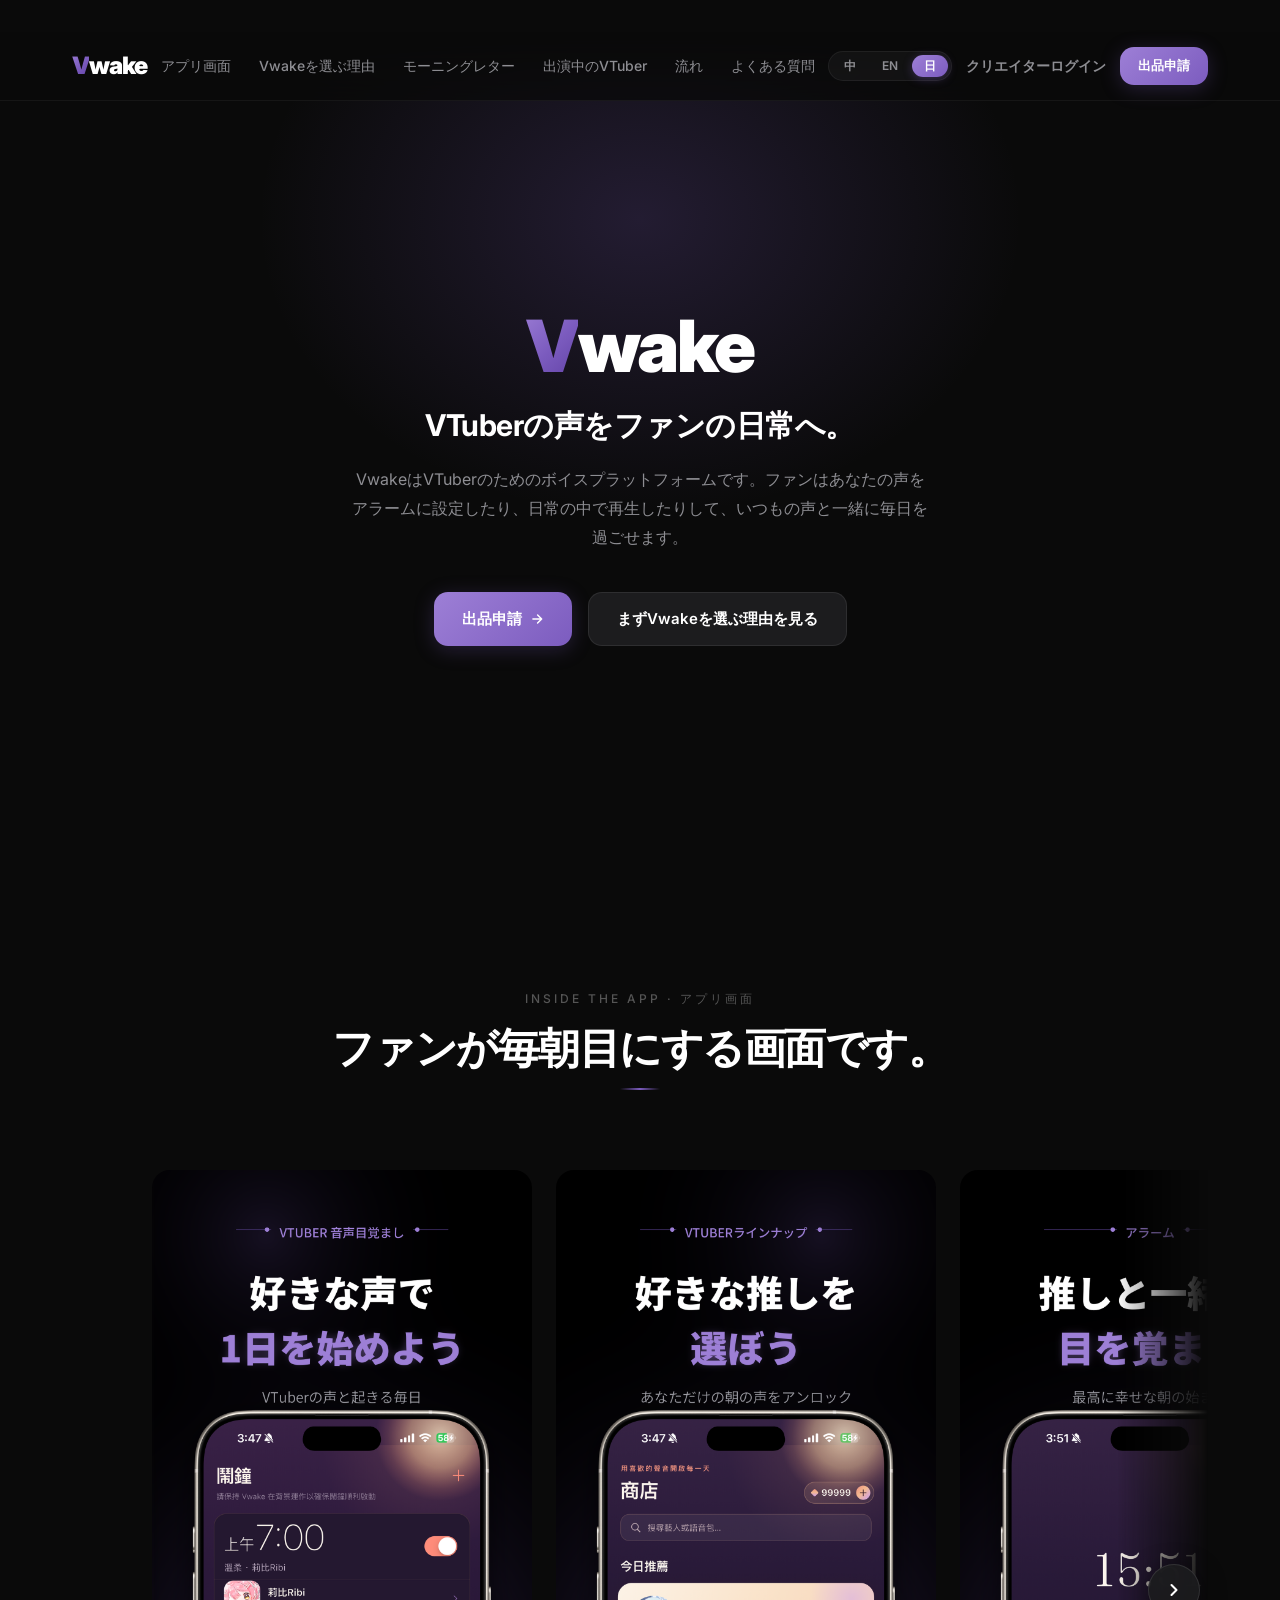
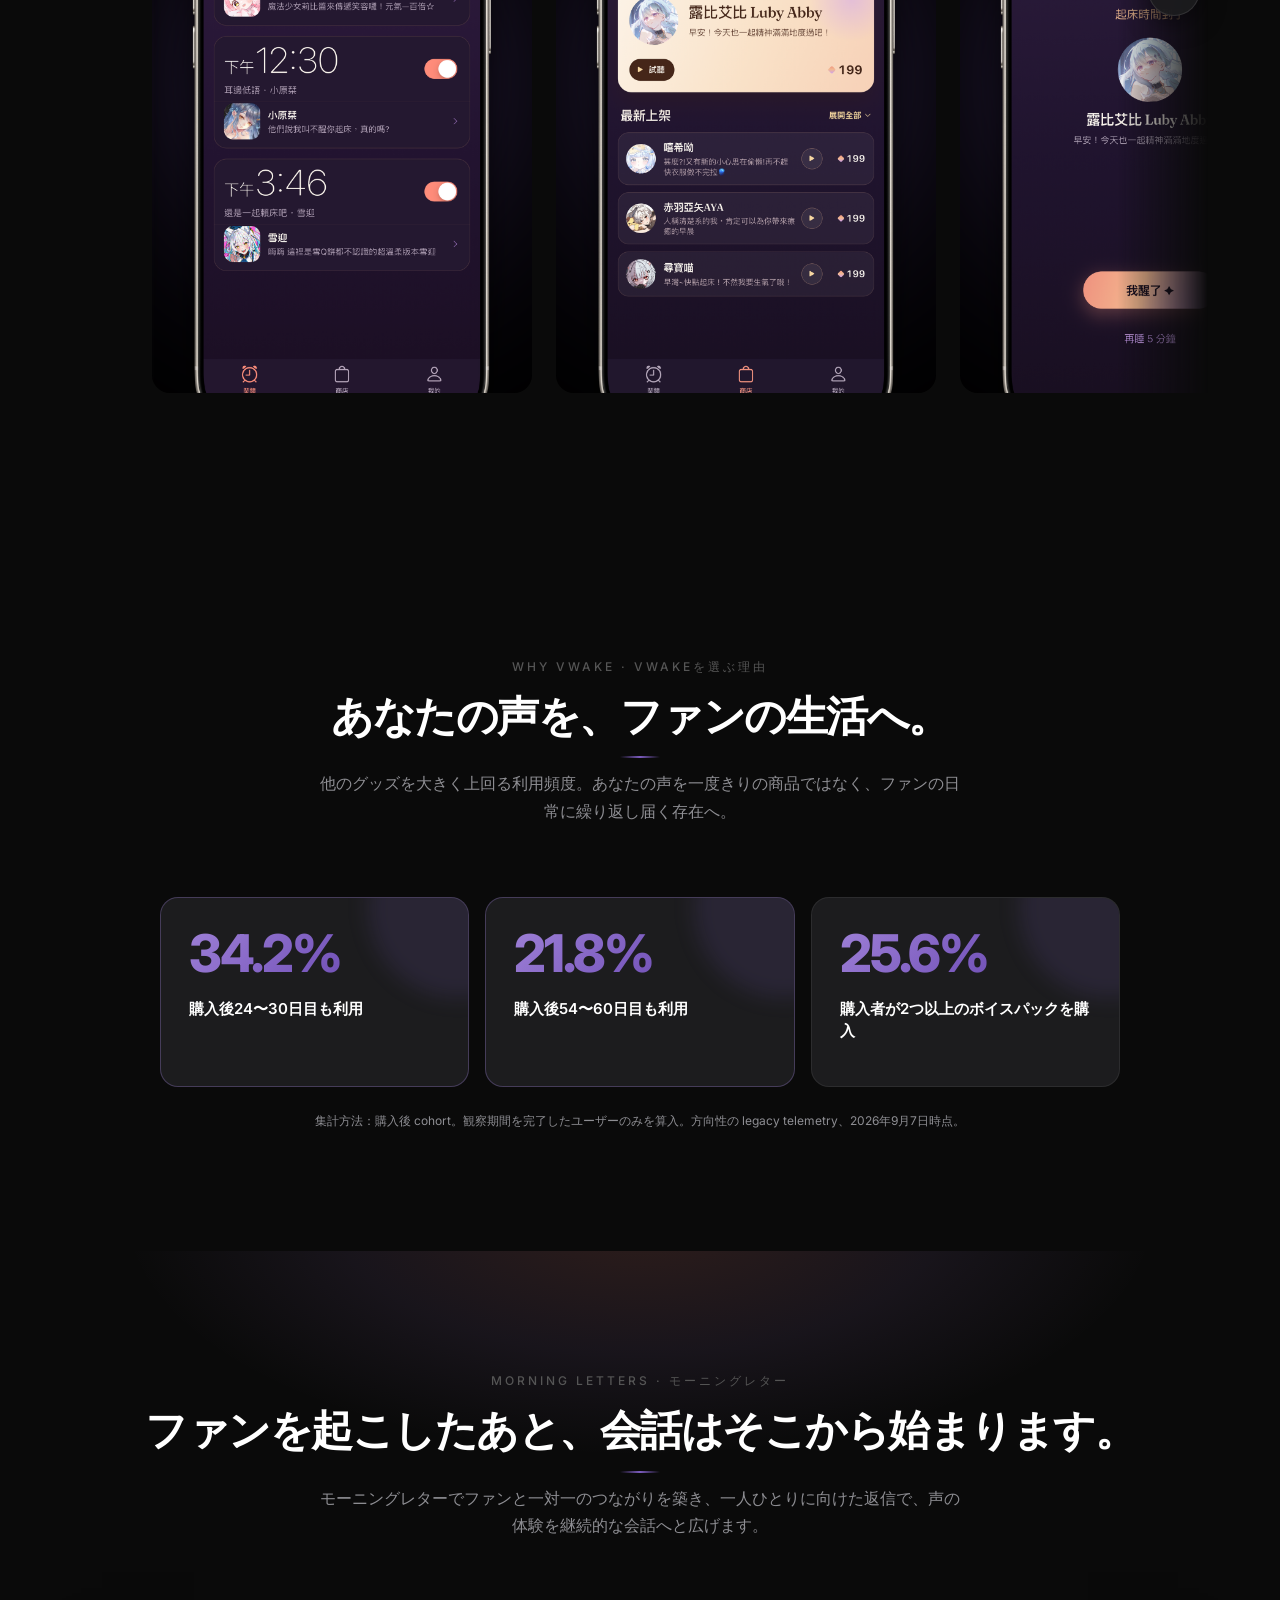
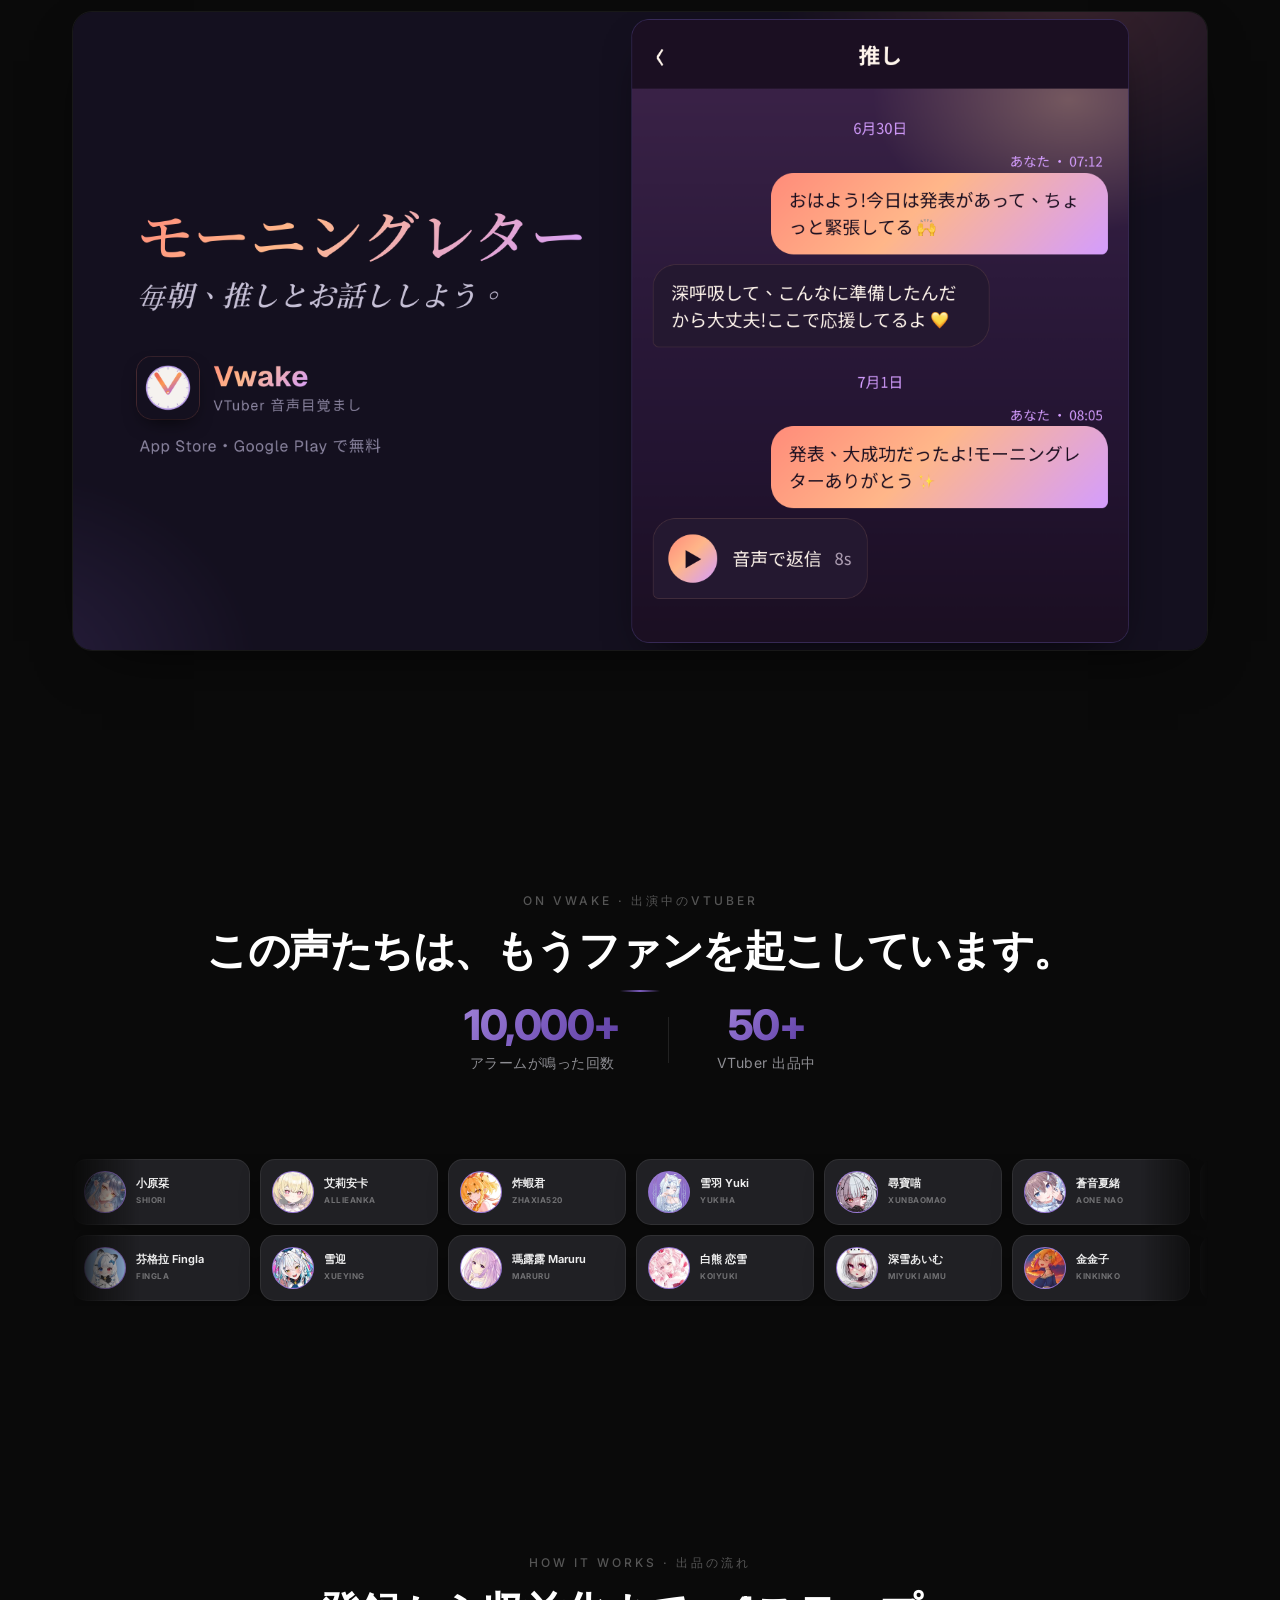
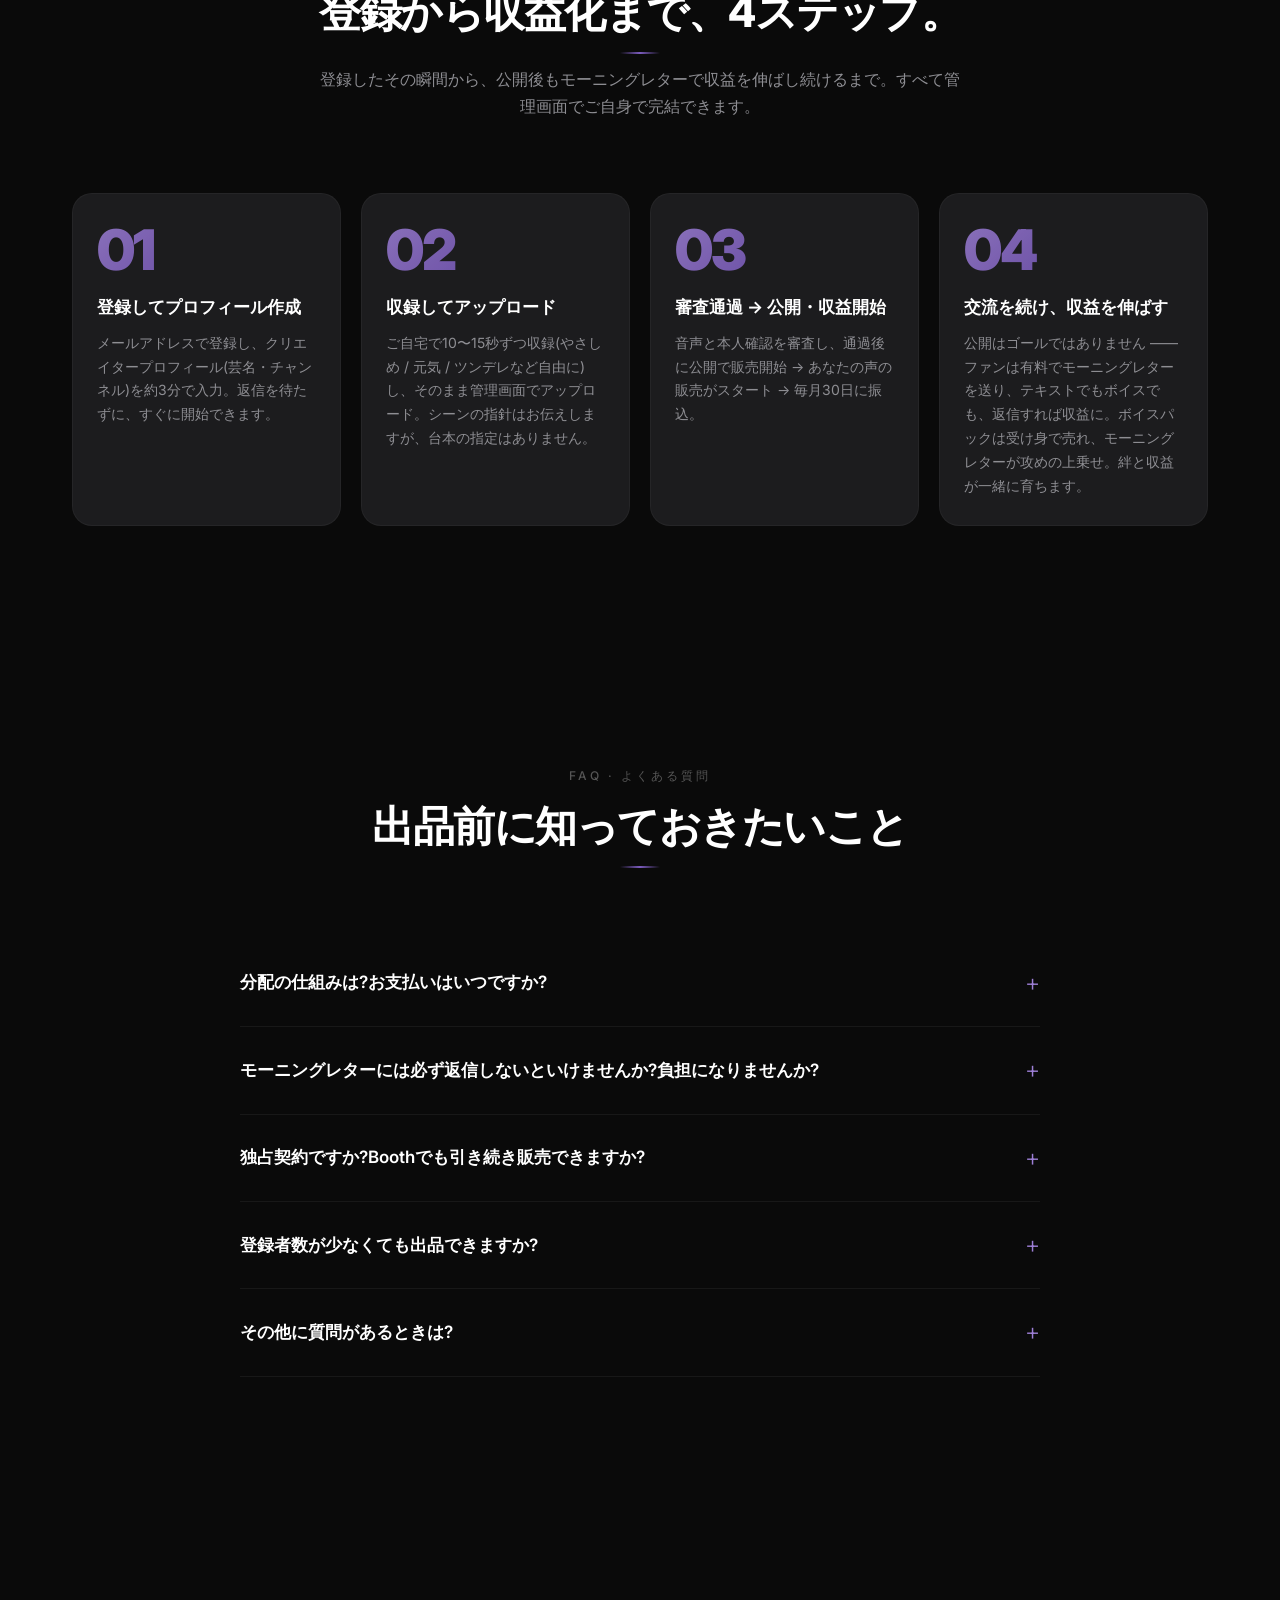
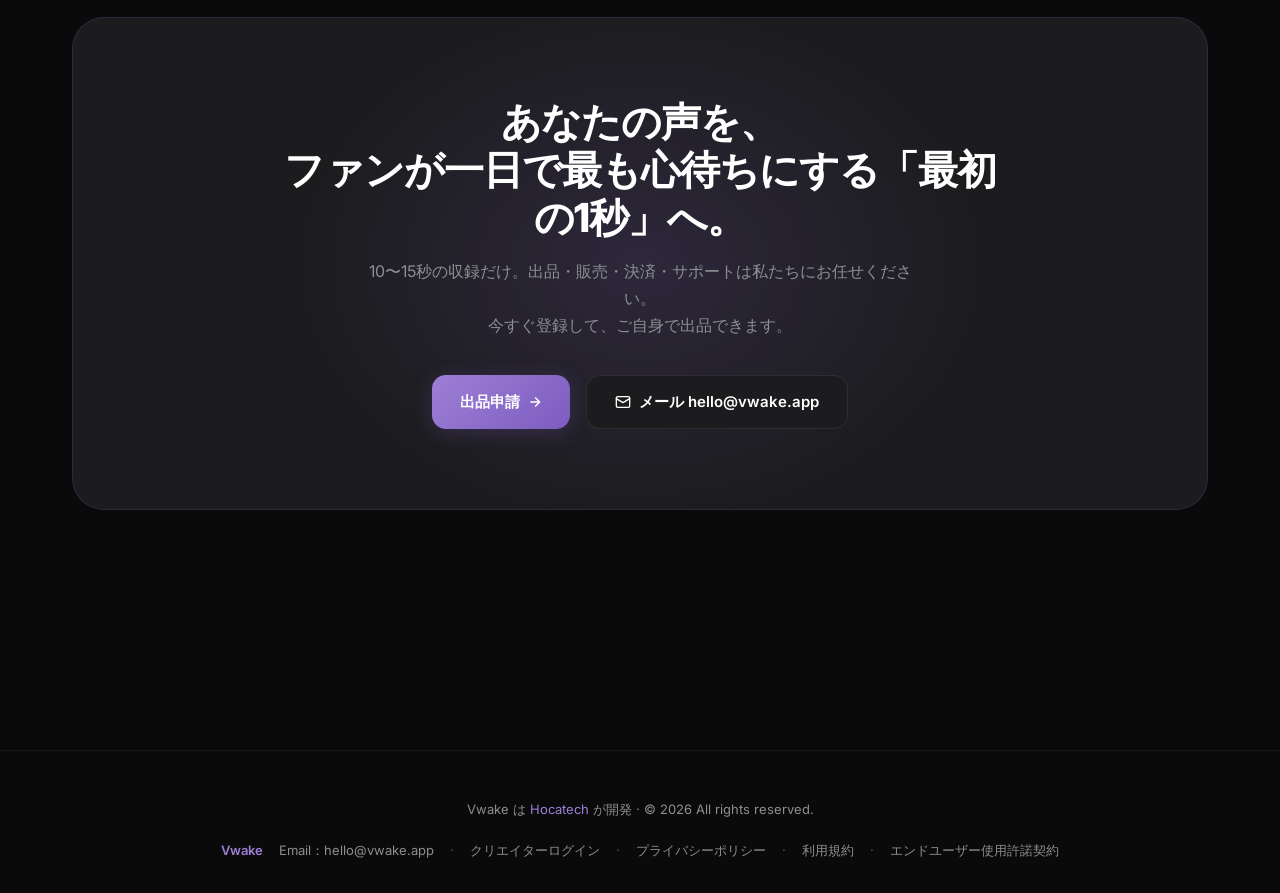
<file: ja/index.html>
<!DOCTYPE html>
<html lang="ja">
<head>
<meta charset="UTF-8">
<meta name="viewport" content="width=device-width, initial-scale=1.0">
<title>Vwake｜VTuber音声目覚ましプラットフォーム — あなたの声を、ファンの一日の始まりに</title>
<meta name="description" content="Vwakeは、VTuberの声をファンの毎日の始まりに届ける音声目覚ましプラットフォーム。シームレスなアラーム体験を通じて、作品の価値とファンとの長期的なつながりを育てます。">
<meta name="keywords" content="Vwake, VTuber アラーム, VTuber 目覚まし, VTuber ボイスパック, バーチャルYouTuber アラーム, 音声 目覚まし アプリ, VTuber 収益化, VTuber マネタイズ, ボイスパック 販売">
<link rel="canonical" href="https://vwake.app/ja/">
<link rel="alternate" hreflang="zh-TW" href="https://vwake.app/">
<link rel="alternate" hreflang="en" href="https://vwake.app/en/">
<link rel="alternate" hreflang="ja" href="https://vwake.app/ja/">
<link rel="alternate" hreflang="x-default" href="https://vwake.app/">
<meta property="og:type" content="website">
<meta property="og:site_name" content="Vwake">
<meta property="og:locale" content="ja_JP">
<meta property="og:locale:alternate" content="zh_TW">
<meta property="og:locale:alternate" content="en_US">
<meta property="og:url" content="https://vwake.app/ja/">
<meta property="og:title" content="Vwake｜VTuber音声目覚ましプラットフォーム — あなたの声を、ファンの一日の始まりに">
<meta property="og:description" content="あなたの声を、ファンが毎朝最初に聴く声へ。VwakeはVTuberの音声作品と目覚まし体験を一つにし、創作の価値と継続的なつながりを広げます。">
<meta property="og:image" content="https://vwake.app/assets/og-card-ja.png">
<meta property="og:image:width" content="1200">
<meta property="og:image:height" content="630">
<meta name="twitter:card" content="summary_large_image">
<meta name="twitter:title" content="Vwake｜VTuber音声目覚ましプラットフォーム — あなたの声を、ファンの一日の始まりに">
<meta name="twitter:description" content="あなたの声を、ファンが毎朝最初に聴く声へ。VwakeはVTuberの音声作品と目覚まし体験を一つにし、創作の価値と継続的なつながりを広げます。">
<meta name="twitter:image" content="https://vwake.app/assets/og-card-ja.png">
<script type="application/ld+json">
{
  "@context": "https://schema.org",
  "@graph": [
    {
      "@type": "Organization",
      "@id": "https://vwake.app/#org",
      "name": "Vwake",
      "url": "https://vwake.app/",
      "logo": "https://vwake.app/assets/icons/icon-512.png"
    },
    {
      "@type": "WebSite",
      "@id": "https://vwake.app/#website-ja",
      "url": "https://vwake.app/ja/",
      "name": "Vwake",
      "inLanguage": "ja",
      "publisher": { "@id": "https://vwake.app/#org" }
    },
    {
      "@type": "SoftwareApplication",
      "name": "Vwake",
      "alternateName": ["VTuber Alarm", "VTuber 鬧鐘", "VTuber アラーム", "VTuber 目覚まし"],
      "applicationCategory": "LifestyleApplication",
      "operatingSystem": "iOS, Android",
      "description": "Vwakeは、VTuberの声をファンの毎日の始まりに届ける音声目覚ましプラットフォーム。シームレスなアラーム体験を通じて、作品の価値とファンとの長期的なつながりを育てます。",
      "url": "https://vwake.app/ja/",
      "image": "https://vwake.app/assets/icons/icon-512.png",
      "offers": { "@type": "Offer", "price": "0", "priceCurrency": "USD" }
    }
  ]
}
</script>
<link rel="preconnect" href="https://fonts.googleapis.com">
<link rel="preconnect" href="https://fonts.gstatic.com" crossorigin>
<link href="https://fonts.googleapis.com/css2?family=Inter:wght@300;400;500;600;700;800;900&display=swap" rel="stylesheet">
<link rel="icon" type="image/x-icon" href="/assets/icons/favicon.ico">
<link rel="icon" type="image/png" sizes="16x16" href="/assets/icons/favicon-16.png">
<link rel="icon" type="image/png" sizes="32x32" href="/assets/icons/favicon-32.png">
<link rel="apple-touch-icon" sizes="180x180" href="/assets/icons/apple-touch-icon.png">
<link rel="icon" type="image/png" sizes="192x192" href="/assets/icons/icon-192.png">
<link rel="icon" type="image/png" sizes="512x512" href="/assets/icons/icon-512.png">
<link rel="stylesheet" href="/assets/creator-marquee.css">
<style>
  :root {
    --bg: #0a0a0a;
    --surface: #1C1C1E;
    --surface-2: #2C2C2E;
    --accent: #7C5CBF;
    --accent-light: #9D7FD6;
    --accent-dark: #5E3FA3;
    --text: #FFFFFF;
    --text-muted: #8E8E93;
    --text-label: #555;
    --gradient: linear-gradient(135deg, #9D7FD6 0%, #7C5CBF 50%, #5E3FA3 100%);
    --gradient-soft: linear-gradient(135deg, #9D7FD6 0%, #7C5CBF 100%);
    --glow: 0 8px 32px rgba(124, 92, 191, 0.3);
    --glow-sm: 0 4px 20px rgba(124, 92, 191, 0.25);
    --radius-card: 20px;
    --radius-btn: 14px;
    --radius-chip: 999px;
  }
  * { margin: 0; padding: 0; box-sizing: border-box; }
  html { scroll-behavior: smooth; }
  @media (prefers-reduced-motion: reduce) { html { scroll-behavior: auto; } }
  body {
    background: var(--bg);
    color: var(--text);
    font-family: 'Inter', -apple-system, BlinkMacSystemFont, 'Segoe UI', 'PingFang TC', 'Noto Sans TC', sans-serif;
    font-weight: 400;
    line-height: 1.6;
    -webkit-font-smoothing: antialiased;
    overflow-x: hidden;
  }
  a { color: inherit; text-decoration: none; }
  button { font-family: inherit; cursor: pointer; border: none; background: none; color: inherit; }

  .container { max-width: 1200px; margin: 0 auto; padding: 0 32px; }

  /* Section label (Vwake signature) */
  .section-label {
    font-size: 12px; color: var(--text-label);
    letter-spacing: 3px; text-transform: uppercase;
    font-weight: 500; margin-bottom: 16px;
  }
  .section-title {
    font-size: 42px; font-weight: 800;
    letter-spacing: -1.5px; line-height: 1.15; margin-bottom: 16px;
  }
  .section-desc {
    font-size: 16px; color: var(--text-muted);
    max-width: 640px; line-height: 1.7;
  }
  .divider {
    width: 40px; height: 2px;
    background: linear-gradient(90deg, transparent, var(--accent), transparent);
    margin: 12px auto;
  }

  /* NAV */
  .nav {
    position: sticky; top: 32px; z-index: 50;
    background: rgba(10, 10, 10, 0.75);
    backdrop-filter: blur(20px); -webkit-backdrop-filter: blur(20px);
    border-bottom: 1px solid rgba(255, 255, 255, 0.05);
  }
  .nav-inner {
    display: flex; align-items: center; justify-content: space-between; height: 68px;
  }
  .nav-logo { font-size: 24px; font-weight: 900; letter-spacing: -1px; line-height: 1; }
  .nav-logo .accent {
    background: var(--gradient);
    -webkit-background-clip: text; -webkit-text-fill-color: transparent; background-clip: text;
  }
  .nav-links { display: flex; gap: 28px; align-items: center; }
  .nav-links a {
    font-size: 14px; font-weight: 500; color: var(--text-muted);
    transition: color 0.2s ease;
  }
  .nav-links a:hover { color: var(--text); }
  .nav-right { display: flex; align-items: center; gap: 14px; }
  .nav-login { font-size: 14px; font-weight: 600; color: var(--text-muted); text-decoration: none; transition: color 0.2s ease; white-space: nowrap; }
  .nav-login:hover { color: var(--text); }
  @media (max-width: 760px) { .nav-login { display: none; } }
  .lang-switch {
    display: flex; align-items: center; gap: 2px;
    font-size: 12px; font-weight: 600;
    background: rgba(255, 255, 255, 0.04);
    border: 1px solid rgba(255, 255, 255, 0.06);
    border-radius: 999px; padding: 3px;
  }
  .lang-switch a {
    color: var(--text-muted); padding: 5px 12px; border-radius: 999px;
    transition: all 0.2s ease; line-height: 1;
  }
  .lang-switch a:hover { color: var(--text); }
  .lang-switch a.active {
    color: var(--text); background: var(--gradient-soft);
    box-shadow: 0 2px 10px rgba(124, 92, 191, 0.35);
  }
  .nav-cta {
    font-size: 13px; font-weight: 600; padding: 10px 18px;
    border-radius: var(--radius-btn);
    background: var(--gradient-soft); color: var(--text);
    box-shadow: var(--glow-sm);
    transition: transform 0.2s ease, box-shadow 0.2s ease;
  }
  .nav-cta:hover { transform: translateY(-1px); box-shadow: 0 6px 24px rgba(124, 92, 191, 0.4); }
  @media (max-width: 760px) { .nav-links { display: none; } }

  /* HERO */
  .hero {
    min-height: calc(100vh - 100px);
    display: flex; flex-direction: column;
    align-items: center; justify-content: center;
    text-align: center; padding: 100px 32px 80px;
    position: relative; overflow: hidden;
  }
  .hero::before {
    content: ''; position: absolute; top: -200px; left: 50%;
    transform: translateX(-50%); width: 900px; height: 700px;
    background: radial-gradient(ellipse at center, rgba(124, 92, 191, 0.22) 0%, transparent 60%);
    pointer-events: none; z-index: 0;
  }
  .hero > * { position: relative; z-index: 1; }
  .hero-wordmark {
    font-size: 72px; font-weight: 900; letter-spacing: -2.5px;
    line-height: 0.95; margin-bottom: 24px;
  }
  .hero-wordmark .accent {
    background: var(--gradient);
    -webkit-background-clip: text; -webkit-text-fill-color: transparent; background-clip: text;
  }
  .hero-tagline {
    font-size: 30px; font-weight: 700; letter-spacing: -0.5px;
    line-height: 1.35; max-width: 760px; margin-bottom: 20px;
  }
  .hero-desc {
    font-size: 16px; color: var(--text-muted);
    max-width: 580px; line-height: 1.8; margin-bottom: 40px;
  }
  .hero-ctas { display: flex; gap: 16px; flex-wrap: wrap; justify-content: center; }
  .btn {
    font-size: 15px; font-weight: 600; padding: 14px 28px;
    border-radius: var(--radius-btn);
    display: inline-flex; align-items: center; gap: 8px;
    transition: transform 0.2s ease, box-shadow 0.2s ease, background 0.2s ease;
  }
  .btn-primary { background: var(--gradient-soft); color: var(--text); box-shadow: var(--glow-sm); }
  .btn-primary:hover { transform: translateY(-2px); box-shadow: 0 8px 32px rgba(124, 92, 191, 0.45); }
  .btn-ghost {
    background: var(--surface); color: var(--text);
    border: 1px solid rgba(255, 255, 255, 0.08);
  }
  .btn-ghost:hover { background: var(--surface-2); border-color: rgba(124, 92, 191, 0.4); }

  .hero-stats {
    display: flex; gap: 48px; margin-top: 56px; flex-wrap: wrap; justify-content: center;
    padding-top: 32px; border-top: 1px solid rgba(255, 255, 255, 0.06);
    width: 100%; max-width: 720px;
  }
  .stat .stat-num {
    font-size: 32px; font-weight: 800; letter-spacing: -0.5px;
    background: var(--gradient);
    -webkit-background-clip: text; -webkit-text-fill-color: transparent; background-clip: text;
  }
  .stat .stat-label {
    font-size: 12px; color: var(--text-muted); letter-spacing: 2px;
    text-transform: uppercase; margin-top: 4px;
  }

  @media (max-width: 768px) {
    .hero-wordmark { font-size: 52px; letter-spacing: -2px; }
    .hero-tagline { font-size: 22px; }
    .hero-stats { gap: 24px; }
    .stat .stat-num { font-size: 24px; }
  }

  /* SECTION wrapper */
  .section { padding: 120px 0; position: relative; }
  .section-header { text-align: center; margin-bottom: 72px; }
  .section-header .section-desc { margin: 0 auto; }
  @media (max-width: 768px) {
    .section { padding: 80px 0; }
    .section-title { font-size: 30px; }
  }

  /* WHY VWAKE / RETENTION PROOF */
  .why-metrics {
    display: grid;
    grid-template-columns: repeat(3, 1fr);
    gap: 16px;
    max-width: 960px;
    margin: 0 auto;
  }
  .why-metric {
    position: relative;
    overflow: hidden;
    min-height: 190px;
    padding: 30px 28px 26px;
    background: var(--surface);
    border: 1px solid rgba(255, 255, 255, 0.07);
    border-radius: 18px;
  }
  .why-metric::after {
    content: '';
    position: absolute;
    width: 180px;
    height: 180px;
    right: -80px;
    top: -80px;
    border-radius: 50%;
    background: rgba(124, 92, 191, 0.14);
    filter: blur(10px);
    pointer-events: none;
  }
  .why-metric-featured { border-color: rgba(157, 127, 214, 0.32); }
  .why-metric-number {
    position: relative;
    z-index: 1;
    font-size: 52px;
    font-weight: 800;
    letter-spacing: -2px;
    line-height: 1;
    background: var(--gradient);
    -webkit-background-clip: text;
    background-clip: text;
    -webkit-text-fill-color: transparent;
  }
  .why-metric-label {
    position: relative;
    z-index: 1;
    margin-top: 18px;
    font-size: 15px;
    font-weight: 600;
    line-height: 1.5;
  }
  .why-metric-detail {
    position: relative;
    z-index: 1;
    margin-top: 12px;
    color: var(--text-muted);
    font-size: 13px;
  }
  .why-note {
    max-width: 700px;
    margin: 24px auto 0;
    color: var(--text-muted);
    font-size: 12px;
    line-height: 1.7;
    text-align: center;
  }
  @media (max-width: 880px) {
    .why-metrics { grid-template-columns: 1fr; max-width: 560px; }
    .why-metric { min-height: 0; }
  }

  /* ===== Morning Letters — dawn palette ===== */
  #letters { position: relative; isolation: isolate; }
  #letters::before {
    content: ''; position: absolute; left: 0; right: 0; top: 0; height: 560px;
    background: radial-gradient(720px 340px at 50% -40px, rgba(255,140,122,0.15), rgba(212,157,255,0.07) 42%, transparent 72%);
    pointer-events: none; z-index: -1;
  }
  .letters-banner {
    margin-top: 44px;
    border-radius: var(--radius-card);
    overflow: hidden;
    border: 1px solid rgba(255, 255, 255, 0.06);
    box-shadow: 0 20px 60px -30px rgba(0,0,0,0.9);
  }
  .letters-banner img { width: 100%; height: auto; display: block; }

  /* ROSTER stats */
  .roster-stats { display: flex; align-items: center; justify-content: center; gap: 48px; margin: 4px 0 22px; }
  .rstat { display: flex; flex-direction: column; align-items: center; gap: 6px; }
  .rstat-num { font-size: 42px; font-weight: 800; letter-spacing: -1.5px; line-height: 1; background: var(--gradient); -webkit-background-clip: text; background-clip: text; -webkit-text-fill-color: transparent; }
  .rstat-label { font-size: 14px; color: var(--text-muted); letter-spacing: 0.5px; }
  .rstat-sep { width: 1px; height: 46px; background: rgba(255,255,255,0.1); }
  @media (max-width: 540px) { .roster-stats { gap: 30px; } .rstat-num { font-size: 34px; } }

  /* APP PREVIEW STRIP */
  .preview-frame { position: relative; }
  .preview-wrap {
    position: relative;
    mask-image: linear-gradient(90deg, transparent, #000 8%, #000 92%, transparent);
    -webkit-mask-image: linear-gradient(90deg, transparent, #000 8%, #000 92%, transparent);
  }
  .preview-nav {
    position: absolute;
    top: 50%;
    transform: translateY(-50%);
    width: 52px;
    height: 52px;
    border-radius: 50%;
    background: rgba(28, 28, 30, 0.92);
    -webkit-backdrop-filter: blur(12px);
    backdrop-filter: blur(12px);
    border: 1px solid rgba(255, 255, 255, 0.1);
    color: var(--text);
    display: flex;
    align-items: center;
    justify-content: center;
    cursor: pointer;
    z-index: 10;
    transition: background 0.2s ease, border-color 0.2s ease, opacity 0.2s ease, transform 0.2s ease;
    box-shadow: 0 6px 24px rgba(0, 0, 0, 0.5);
  }
  .preview-nav:hover:not(:disabled) {
    background: var(--gradient-soft);
    border-color: rgba(124, 92, 191, 0.5);
  }
  .preview-nav:active:not(:disabled) { transform: translateY(-50%) scale(0.94); }
  .preview-nav:disabled {
    opacity: 0;
    cursor: default;
    pointer-events: none;
  }
  .preview-nav-prev { left: 8px; }
  .preview-nav-next { right: 8px; }
  @media (max-width: 540px) {
    .preview-nav { width: 40px; height: 40px; }
    .preview-nav-prev { left: 4px; }
    .preview-nav-next { right: 4px; }
  }
  .preview-strip {
    display: flex;
    gap: 24px;
    overflow-x: auto;
    scroll-snap-type: x mandatory;
    scroll-padding-inline: 80px;
    padding: 8px 80px 24px;
    -webkit-overflow-scrolling: touch;
    scrollbar-width: thin;
    scrollbar-color: rgba(124, 92, 191, 0.5) transparent;
  }
  @media (max-width: 540px) {
    .preview-strip {
      padding: 8px 56px 24px;
      scroll-padding-inline: 56px;
    }
  }
  .preview-strip::-webkit-scrollbar { height: 8px; }
  .preview-strip::-webkit-scrollbar-track { background: transparent; }
  .preview-strip::-webkit-scrollbar-thumb {
    background: rgba(124, 92, 191, 0.4);
    border-radius: 999px;
  }
  .preview-strip::-webkit-scrollbar-thumb:hover { background: rgba(124, 92, 191, 0.7); }
  .preview-tile {
    flex: 0 0 clamp(260px, 32vw, 380px);
    scroll-snap-align: start;
    transition: transform 0.3s ease;
    display: block;
    margin: 0;
  }
  .preview-tile:hover { transform: translateY(-6px); }
  .preview-tile img {
    width: 100%;
    height: auto;
    border-radius: 18px;
    display: block;
    background: #0a0a0a;
  }

  /* HOW IT WORKS */
  .steps {
    display: grid;
    grid-template-columns: repeat(4, 1fr);
    gap: 20px;
    counter-reset: step;
  }
  @media (max-width: 1024px) { .steps { grid-template-columns: repeat(2, 1fr); } }
  @media (max-width: 540px) { .steps { grid-template-columns: 1fr; } }

  .step {
    background: var(--surface);
    border-radius: var(--radius-card);
    padding: 28px 24px;
    border: 1px solid rgba(255, 255, 255, 0.04);
    counter-increment: step;
    position: relative;
  }
  .step::before {
    content: '0' counter(step);
    font-size: 56px; font-weight: 900;
    background: var(--gradient);
    -webkit-background-clip: text; -webkit-text-fill-color: transparent; background-clip: text;
    letter-spacing: -2px; line-height: 1;
    margin-bottom: 16px; display: block;
    opacity: 0.85;
  }
  .step-title { font-size: 17px; font-weight: 700; margin-bottom: 10px; }
  .step-desc { font-size: 14px; color: var(--text-muted); line-height: 1.7; }

  /* FAQ */
  .faq-list { max-width: 800px; margin: 0 auto; }
  .faq-item {
    border-bottom: 1px solid rgba(255, 255, 255, 0.06);
    padding: 24px 0;
  }
  .faq-q {
    font-size: 17px; font-weight: 600; cursor: pointer;
    display: flex; align-items: center; justify-content: space-between;
    list-style: none;
  }
  .faq-q::-webkit-details-marker { display: none; }
  .faq-q::after {
    content: '+'; font-size: 24px; color: var(--accent-light);
    font-weight: 300; transition: transform 0.2s ease;
  }
  details[open] .faq-q::after { transform: rotate(45deg); }
  .faq-a {
    font-size: 15px; color: var(--text-muted);
    line-height: 1.75; margin-top: 14px;
    padding-right: 32px;
  }

  /* FINAL CTA */
  .final-cta {
    background: var(--surface);
    border-radius: 32px;
    padding: 80px 48px;
    text-align: center;
    border: 1px solid rgba(124, 92, 191, 0.2);
    position: relative; overflow: hidden;
  }
  .final-cta::before {
    content: ''; position: absolute; top: 50%; left: 50%;
    transform: translate(-50%, -50%);
    width: 800px; height: 600px;
    background: radial-gradient(ellipse, rgba(124, 92, 191, 0.18), transparent 60%);
    pointer-events: none;
  }
  .final-cta > * { position: relative; }
  .final-cta-title {
    font-size: 40px; font-weight: 800; letter-spacing: -1px;
    line-height: 1.2; margin-bottom: 16px; max-width: 720px; margin-left: auto; margin-right: auto;
  }
  .final-cta-desc {
    font-size: 16px; color: var(--text-muted);
    max-width: 560px; margin: 0 auto 36px; line-height: 1.7;
  }
  .final-cta-buttons { display: flex; gap: 16px; flex-wrap: wrap; justify-content: center; }

  @media (max-width: 768px) {
    .final-cta { padding: 56px 28px; }
    .final-cta-title { font-size: 28px; }
  }

  /* FOOTER */
  .footer {
    border-top: 1px solid rgba(255, 255, 255, 0.06);
    padding: 48px 0 32px;
    margin-top: 120px;
  }
  .footer-inner {
    display: flex; flex-direction: column; gap: 20px;
    text-align: center;
    font-size: 13px; color: var(--text-muted);
  }
  .footer-legal {
    display: flex; gap: 16px; justify-content: center; flex-wrap: wrap;
  }
  .footer-legal a:hover { color: var(--text); }
  .footer-legal-app { color: var(--accent-light); font-weight: 600; }

  /* Hidden anchor offset for sticky nav */
  section[id] { scroll-margin-top: 100px; }

  /* APPLY MODAL */
  .apply-modal {
    position: fixed; inset: 0; z-index: 100;
    display: flex; align-items: center; justify-content: center;
    padding: 24px;
    opacity: 0; visibility: hidden;
    transition: opacity 0.25s ease, visibility 0.25s ease;
  }
  .apply-modal.is-open { opacity: 1; visibility: visible; }
  .apply-modal-backdrop {
    position: absolute; inset: 0;
    background: rgba(5, 5, 7, 0.72);
    backdrop-filter: blur(8px); -webkit-backdrop-filter: blur(8px);
  }
  .apply-modal-panel {
    position: relative; z-index: 1;
    width: 100%; max-width: 480px;
    max-height: calc(100vh - 48px);
    overflow-y: auto;
    background: var(--surface);
    border: 1px solid rgba(124, 92, 191, 0.25);
    border-radius: 24px;
    padding: 36px 32px 28px;
    box-shadow: 0 24px 80px rgba(0, 0, 0, 0.6);
    transform: translateY(8px) scale(0.98);
    transition: transform 0.25s ease;
  }
  .apply-modal.is-open .apply-modal-panel { transform: translateY(0) scale(1); }
  .apply-modal-close {
    position: absolute; top: 12px; right: 12px;
    width: 36px; height: 36px;
    display: flex; align-items: center; justify-content: center;
    border-radius: 999px;
    color: var(--text-muted);
    font-size: 22px; line-height: 1;
    transition: background 0.2s ease, color 0.2s ease;
  }
  .apply-modal-close:hover { background: rgba(255,255,255,0.06); color: var(--text); }
  .apply-modal-header { margin-bottom: 18px; }
  .apply-modal-title {
    font-size: 22px; font-weight: 800; letter-spacing: -0.5px;
    margin-bottom: 6px;
  }
  .apply-modal-sub {
    font-size: 14px; color: var(--text-muted); line-height: 1.6;
  }
  .apply-tabs {
    display: flex; gap: 4px;
    padding: 4px;
    background: rgba(255, 255, 255, 0.04);
    border: 1px solid rgba(255, 255, 255, 0.06);
    border-radius: 12px;
    margin-bottom: 20px;
  }
  .apply-tab {
    flex: 1;
    padding: 9px 12px;
    border-radius: 8px;
    font-size: 13px; font-weight: 600;
    color: var(--text-muted);
    transition: background 0.15s ease, color 0.15s ease, box-shadow 0.15s ease;
  }
  .apply-tab:hover:not(.is-active) { color: var(--text); }
  .apply-tab.is-active {
    background: var(--gradient-soft);
    color: var(--text);
    box-shadow: 0 2px 10px rgba(124, 92, 191, 0.25);
  }
  .apply-tab-pane[hidden] { display: none; }
  .apply-form { display: flex; flex-direction: column; gap: 16px; }
  .apply-tab-pane { display: flex; flex-direction: column; gap: 16px; }
  .apply-field { display: flex; flex-direction: column; gap: 6px; }
  .apply-field-label {
    font-size: 13px; font-weight: 600;
    color: var(--text); letter-spacing: 0.2px;
  }
  .apply-field-label .required { color: var(--accent-light); margin-left: 2px; }
  .apply-field-hint { font-size: 12px; color: var(--text-muted); margin-top: -2px; }
  .apply-input, .apply-textarea {
    width: 100%;
    font-family: inherit; font-size: 14px;
    color: var(--text);
    background: rgba(255, 255, 255, 0.04);
    border: 1px solid rgba(255, 255, 255, 0.08);
    border-radius: 10px;
    padding: 11px 14px;
    transition: border-color 0.15s ease, background 0.15s ease;
  }
  .apply-input::placeholder, .apply-textarea::placeholder { color: #5a5a60; }
  .apply-input:focus, .apply-textarea:focus {
    outline: none;
    border-color: rgba(124, 92, 191, 0.6);
    background: rgba(124, 92, 191, 0.06);
  }
  .apply-textarea { resize: vertical; min-height: 84px; line-height: 1.55; }
  .apply-honey {
    position: absolute; left: -9999px; width: 1px; height: 1px; opacity: 0;
  }
  .apply-status {
    font-size: 13px; line-height: 1.5;
    padding: 10px 12px; border-radius: 8px;
    border: 1px solid transparent;
  }
  .apply-status[data-state="error"] {
    color: #ff8b8b;
    background: rgba(255, 90, 90, 0.06);
    border-color: rgba(255, 90, 90, 0.25);
  }
  .apply-status[data-state="success"] {
    color: var(--accent-light);
    background: rgba(124, 92, 191, 0.08);
    border-color: rgba(124, 92, 191, 0.3);
  }
  .apply-submit {
    margin-top: 4px;
    width: 100%; justify-content: center;
    padding: 13px 20px;
    font-size: 15px;
  }
  .apply-submit[disabled] {
    opacity: 0.7; cursor: wait; transform: none !important;
  }
  .apply-fallback {
    font-size: 12px; color: var(--text-muted);
    text-align: center; margin-top: 6px;
  }
  .apply-fallback a { color: var(--accent-light); }
  .apply-fallback a:hover { text-decoration: underline; }
  body.apply-modal-open { overflow: hidden; }
  @media (max-width: 480px) {
    .apply-modal { padding: 16px; }
    .apply-modal-panel { padding: 32px 22px 24px; border-radius: 20px; }
    .apply-modal-title { font-size: 20px; }
  }
</style>
</head>
<body>

<!-- ============ NAV ============ -->
<nav class="nav">
  <div class="container">
    <div class="nav-inner">
      <a href="/ja/" class="nav-logo">
        <span class="accent">V</span>wake
      </a>
      <div class="nav-links">
        <a href="#preview">アプリ画面</a>
        <a href="#why">Vwakeを選ぶ理由</a>
        <a href="#letters">モーニングレター</a>
        <a href="#roster">出演中のVTuber</a>
        <a href="#how">流れ</a>
        <a href="#faq">よくある質問</a>
      </div>
      <div class="nav-right">
        <div class="lang-switch">
          <a href="/" onclick="localStorage.setItem('hoca_lang','zh')" aria-label="中国語に切り替え">中</a>
          <a href="/en/" onclick="localStorage.setItem('hoca_lang','en')" aria-label="Switch to English">EN</a>
          <a href="/ja/" onclick="localStorage.setItem('hoca_lang','ja')" class="active" aria-current="true">日</a>
        </div>
        <a class="nav-login" href="https://vwake-2026.web.app/join.html?lang=ja&mode=login">クリエイターログイン</a>
        <button type="button" class="nav-cta" data-open-apply>出品申請</button>
      </div>
    </div>
  </div>
</nav>

<!-- ============ HERO ============ -->
<section class="hero">
  <h1 class="hero-wordmark"><span class="accent">V</span>wake</h1>
  <p class="hero-tagline">
    VTuberの声をファンの日常へ。
  </p>
  <p class="hero-desc">
    VwakeはVTuberのためのボイスプラットフォームです。ファンはあなたの声をアラームに設定したり、日常の中で再生したりして、いつもの声と一緒に毎日を過ごせます。
  </p>
  <div class="hero-ctas">
    <button type="button" class="btn btn-primary" data-open-apply>
      出品申請
      <svg width="14" height="14" viewBox="0 0 24 24" fill="none" stroke="currentColor" stroke-width="2.5" stroke-linecap="round" stroke-linejoin="round"><path d="M5 12h14M13 5l7 7-7 7"/></svg>
    </button>
    <a href="#why" class="btn btn-ghost">
      まずVwakeを選ぶ理由を見る
    </a>
  </div>
</section>

<!-- ============ APP PREVIEW ============ -->
<section class="section" id="preview">
  <div class="container">
    <div class="section-header">
      <div class="section-label">Inside the App · アプリ画面</div>
      <h2 class="section-title">ファンが毎朝目にする画面です。</h2>
      <div class="divider"></div>
    </div>

    <div class="preview-frame">
      <button class="preview-nav preview-nav-prev" type="button" aria-label="前へ" disabled>
        <svg width="20" height="20" viewBox="0 0 24 24" fill="none" stroke="currentColor" stroke-width="2.5" stroke-linecap="round" stroke-linejoin="round"><path d="M15 18l-6-6 6-6"/></svg>
      </button>
      <div class="preview-wrap">
        <div class="preview-strip">
          <figure class="preview-tile"><img src="/store_preview/v1.1/ja/page1.png" alt="Vwake アラーム一覧画面" loading="lazy"></figure>
          <figure class="preview-tile"><img src="/store_preview/v1.1/ja/page2.png" alt="Vwake VTuberストア画面" loading="lazy"></figure>
          <figure class="preview-tile"><img src="/store_preview/v1.1/ja/page3.png" alt="Vwake アラーム鳴動時のフルスクリーン画面" loading="lazy"></figure>
          <figure class="preview-tile"><img src="/store_preview/v1.1/ja/page4.png" alt="Vwake VTuberプロフィールページ" loading="lazy"></figure>
          <figure class="preview-tile"><img src="/store_preview/v1.1/ja/page5.png" alt="Vwake アプリ起動画面" loading="lazy"></figure>
        </div>
      </div>
      <button class="preview-nav preview-nav-next" type="button" aria-label="次へ">
        <svg width="20" height="20" viewBox="0 0 24 24" fill="none" stroke="currentColor" stroke-width="2.5" stroke-linecap="round" stroke-linejoin="round"><path d="M9 6l6 6-6 6"/></svg>
      </button>
    </div>
  </div>
</section>

<!-- ============ WHY VWAKE / RETENTION PROOF ============ -->
<section class="section" id="why">
  <div class="container">
    <div class="section-header">
      <div class="section-label">Why Vwake · Vwakeを選ぶ理由</div>
      <h2 class="section-title">あなたの声を、ファンの生活へ。</h2>
      <div class="divider"></div>
      <p class="section-desc">他のグッズを大きく上回る利用頻度。あなたの声を一度きりの商品ではなく、ファンの日常に繰り返し届く存在へ。</p>
    </div>

    <div class="why-metrics">
      <article class="why-metric why-metric-featured">
        <div class="why-metric-number">34.2%</div>
        <div class="why-metric-label">購入後24〜30日目も利用</div>
      </article>

      <article class="why-metric why-metric-featured">
        <div class="why-metric-number">21.8%</div>
        <div class="why-metric-label">購入後54〜60日目も利用</div>
      </article>

      <article class="why-metric">
        <div class="why-metric-number">25.6%</div>
        <div class="why-metric-label">購入者が2つ以上のボイスパックを購入</div>
      </article>
    </div>

    <p class="why-note">
      集計方法：購入後 cohort。観察期間を完了したユーザーのみを算入。方向性の legacy telemetry、2026年9月7日時点。
    </p>
  </div>
</section>

<!-- ============ MORNING LETTERS / モーニングレター ============ -->
<section class="section" id="letters">
  <div class="container">
    <div class="section-header">
      <div class="section-label">Morning Letters · モーニングレター</div>
      <h2 class="section-title">ファンを起こしたあと、会話はそこから始まります。</h2>
      <div class="divider"></div>
      <p class="section-desc">
        モーニングレターでファンと一対一のつながりを築き、一人ひとりに向けた返信で、声の体験を継続的な会話へと広げます。
      </p>
    </div>

    <div class="letters-banner">
      <img src="/assets/letters/ml-banner-ja.png" alt="Vwake モーニングレター宣伝画像 — 毎朝、推しとお話ししよう" loading="lazy">
    </div>
  </div>
</section>

<!-- ============ ROSTER / VTubers on Vwake ============ -->
<section class="section" id="roster">
  <div class="container">
    <div class="section-header">
      <div class="section-label">On Vwake · 出演中のVTuber</div>
      <h2 class="section-title">この声たちは、もうファンを起こしています。</h2>
      <div class="divider"></div>
      <div class="roster-stats">
        <div class="rstat"><span class="rstat-num">10,000+</span><span class="rstat-label">アラームが鳴った回数</span></div>
        <div class="rstat-sep" aria-hidden="true"></div>
        <div class="rstat"><span class="rstat-num">50+</span><span class="rstat-label">VTuber 出品中</span></div>
      </div>
    </div>

    <!-- CREATOR_MARQUEE_START -->
    <div class="creator-marquee" tabindex="0" aria-label="Vwake クリエイター一覧">
      <div class="creator-marquee-lane creator-marquee-lane--left">
        <div class="creator-marquee-track">
          <div class="creator-marquee-sequence">
            <!-- CREATOR_TOP_START -->
        <article class="creator-marquee-card" data-creator-id="shiori">
          <div class="creator-marquee-avatar"><img src="/assets/creators/marquee/shiori.webp" alt="小原栞" width="160" height="160" loading="lazy" decoding="async"></div>
          <div class="creator-marquee-card-copy">
            <div class="creator-marquee-card-name">小原栞</div>
            <div class="creator-marquee-card-label">SHIORI</div>
          </div>
        </article>
        <article class="creator-marquee-card" data-creator-id="allieanka">
          <div class="creator-marquee-avatar"><img src="/assets/creators/marquee/allieanka.webp" alt="艾莉安卡" width="160" height="160" loading="lazy" decoding="async"></div>
          <div class="creator-marquee-card-copy">
            <div class="creator-marquee-card-name">艾莉安卡</div>
            <div class="creator-marquee-card-label">ALLIEANKA</div>
          </div>
        </article>
        <article class="creator-marquee-card" data-creator-id="zhaxia520">
          <div class="creator-marquee-avatar"><img src="/assets/creators/marquee/zhaxia520.webp" alt="炸蝦君" width="160" height="160" loading="lazy" decoding="async"></div>
          <div class="creator-marquee-card-copy">
            <div class="creator-marquee-card-name">炸蝦君</div>
            <div class="creator-marquee-card-label">ZHAXIA520</div>
          </div>
        </article>
        <article class="creator-marquee-card" data-creator-id="yukiha">
          <div class="creator-marquee-avatar"><img src="/assets/creators/marquee/yukiha.webp" alt="雪羽 Yuki" width="160" height="160" loading="lazy" decoding="async"></div>
          <div class="creator-marquee-card-copy">
            <div class="creator-marquee-card-name">雪羽 Yuki</div>
            <div class="creator-marquee-card-label">YUKIHA</div>
          </div>
        </article>
        <article class="creator-marquee-card" data-creator-id="xunbaomao">
          <div class="creator-marquee-avatar"><img src="/assets/creators/marquee/xunbaomao.webp" alt="尋寶喵" width="160" height="160" loading="lazy" decoding="async"></div>
          <div class="creator-marquee-card-copy">
            <div class="creator-marquee-card-name">尋寶喵</div>
            <div class="creator-marquee-card-label">XUNBAOMAO</div>
          </div>
        </article>
        <article class="creator-marquee-card" data-creator-id="aone_nao">
          <div class="creator-marquee-avatar"><img src="/assets/creators/marquee/aone_nao.webp" alt="蒼音夏緒" width="160" height="160" loading="lazy" decoding="async"></div>
          <div class="creator-marquee-card-copy">
            <div class="creator-marquee-card-name">蒼音夏緒</div>
            <div class="creator-marquee-card-label">AONE NAO</div>
          </div>
        </article>
        <article class="creator-marquee-card" data-creator-id="sabina">
          <div class="creator-marquee-avatar"><img src="/assets/creators/marquee/sabina.webp" alt="人偶．薩賓娜／薩琪" width="160" height="160" loading="lazy" decoding="async"></div>
          <div class="creator-marquee-card-copy">
            <div class="creator-marquee-card-name">人偶．薩賓娜／薩琪</div>
            <div class="creator-marquee-card-label">SABINA</div>
          </div>
        </article>
        <article class="creator-marquee-card" data-creator-id="yabi">
          <div class="creator-marquee-avatar"><img src="/assets/creators/marquee/yabi.webp" alt="牙白不牙白" width="160" height="160" loading="lazy" decoding="async"></div>
          <div class="creator-marquee-card-copy">
            <div class="creator-marquee-card-name">牙白不牙白</div>
            <div class="creator-marquee-card-label">YABI</div>
          </div>
        </article>
        <article class="creator-marquee-card" data-creator-id="ucrhlzl1kx0bzsiehkrfakrg">
          <div class="creator-marquee-avatar"><img src="/assets/creators/marquee/ucrhlzl1kx0bzsiehkrfakrg.webp" alt="芽瑪" width="160" height="160" loading="lazy" decoding="async"></div>
          <div class="creator-marquee-card-copy">
            <div class="creator-marquee-card-name">芽瑪</div>
            <div class="creator-marquee-card-label">YAMA</div>
          </div>
        </article>
        <article class="creator-marquee-card" data-creator-id="quindaizier">
          <div class="creator-marquee-avatar"><img src="/assets/creators/marquee/quindaizier.webp" alt="奎因黛希爾" width="160" height="160" loading="lazy" decoding="async"></div>
          <div class="creator-marquee-card-copy">
            <div class="creator-marquee-card-name">奎因黛希爾</div>
            <div class="creator-marquee-card-label">QUINDAIZIER</div>
          </div>
        </article>
        <article class="creator-marquee-card" data-creator-id="ribi">
          <div class="creator-marquee-avatar"><img src="/assets/creators/marquee/ribi.webp" alt="莉比 Ribi" width="160" height="160" loading="lazy" decoding="async"></div>
          <div class="creator-marquee-card-copy">
            <div class="creator-marquee-card-name">莉比 Ribi</div>
            <div class="creator-marquee-card-label">RIBI</div>
          </div>
        </article>
        <article class="creator-marquee-card" data-creator-id="pyonchan">
          <div class="creator-marquee-avatar"><img src="/assets/creators/marquee/pyonchan.webp" alt="ぴょんちゃん兔兔" width="160" height="160" loading="lazy" decoding="async"></div>
          <div class="creator-marquee-card-copy">
            <div class="creator-marquee-card-name">ぴょんちゃん兔兔</div>
            <div class="creator-marquee-card-label">PYONCHAN</div>
          </div>
        </article>
        <article class="creator-marquee-card" data-creator-id="skymeowu">
          <div class="creator-marquee-avatar"><img src="/assets/creators/marquee/skymeowu.webp" alt="仙喵 SkyMeowu" width="160" height="160" loading="lazy" decoding="async"></div>
          <div class="creator-marquee-card-copy">
            <div class="creator-marquee-card-name">仙喵 SkyMeowu</div>
            <div class="creator-marquee-card-label">SKYMEOWU</div>
          </div>
        </article>
        <article class="creator-marquee-card" data-creator-id="chimera">
          <div class="creator-marquee-avatar"><img src="/assets/creators/marquee/chimera.webp" alt="奇美拉圈圈" width="160" height="160" loading="lazy" decoding="async"></div>
          <div class="creator-marquee-card-copy">
            <div class="creator-marquee-card-name">奇美拉圈圈</div>
            <div class="creator-marquee-card-label">CHIMERA</div>
          </div>
        </article>
        <article class="creator-marquee-card" data-creator-id="luby_abby">
          <div class="creator-marquee-avatar"><img src="/assets/creators/marquee/luby_abby.webp" alt="露比艾比 Luby Abby" width="160" height="160" loading="lazy" decoding="async"></div>
          <div class="creator-marquee-card-copy">
            <div class="creator-marquee-card-name">露比艾比 Luby Abby</div>
            <div class="creator-marquee-card-label">LUBY ABBY</div>
          </div>
        </article>
        <article class="creator-marquee-card" data-creator-id="maple">
          <div class="creator-marquee-avatar"><img src="/assets/creators/marquee/maple.webp" alt="阿楓轟炸" width="160" height="160" loading="lazy" decoding="async"></div>
          <div class="creator-marquee-card-copy">
            <div class="creator-marquee-card-name">阿楓轟炸</div>
            <div class="creator-marquee-card-label">MAPLE</div>
          </div>
        </article>
        <article class="creator-marquee-card" data-creator-id="aquariusgirl">
          <div class="creator-marquee-avatar"><img src="/assets/creators/marquee/aquariusgirl.webp" alt="水瓶罐子" width="160" height="160" loading="lazy" decoding="async"></div>
          <div class="creator-marquee-card-copy">
            <div class="creator-marquee-card-name">水瓶罐子</div>
            <div class="creator-marquee-card-label">AQUARIUS</div>
          </div>
        </article>
            <!-- CREATOR_TOP_END -->
          </div>
          <div class="creator-marquee-sequence" aria-hidden="true">
            <!-- CREATOR_TOP_DUPLICATE_START -->
        <article class="creator-marquee-card" data-creator-id="shiori">
          <div class="creator-marquee-avatar"><img src="/assets/creators/marquee/shiori.webp" alt="" width="160" height="160" loading="lazy" decoding="async"></div>
          <div class="creator-marquee-card-copy">
            <div class="creator-marquee-card-name">小原栞</div>
            <div class="creator-marquee-card-label">SHIORI</div>
          </div>
        </article>
        <article class="creator-marquee-card" data-creator-id="allieanka">
          <div class="creator-marquee-avatar"><img src="/assets/creators/marquee/allieanka.webp" alt="" width="160" height="160" loading="lazy" decoding="async"></div>
          <div class="creator-marquee-card-copy">
            <div class="creator-marquee-card-name">艾莉安卡</div>
            <div class="creator-marquee-card-label">ALLIEANKA</div>
          </div>
        </article>
        <article class="creator-marquee-card" data-creator-id="zhaxia520">
          <div class="creator-marquee-avatar"><img src="/assets/creators/marquee/zhaxia520.webp" alt="" width="160" height="160" loading="lazy" decoding="async"></div>
          <div class="creator-marquee-card-copy">
            <div class="creator-marquee-card-name">炸蝦君</div>
            <div class="creator-marquee-card-label">ZHAXIA520</div>
          </div>
        </article>
        <article class="creator-marquee-card" data-creator-id="yukiha">
          <div class="creator-marquee-avatar"><img src="/assets/creators/marquee/yukiha.webp" alt="" width="160" height="160" loading="lazy" decoding="async"></div>
          <div class="creator-marquee-card-copy">
            <div class="creator-marquee-card-name">雪羽 Yuki</div>
            <div class="creator-marquee-card-label">YUKIHA</div>
          </div>
        </article>
        <article class="creator-marquee-card" data-creator-id="xunbaomao">
          <div class="creator-marquee-avatar"><img src="/assets/creators/marquee/xunbaomao.webp" alt="" width="160" height="160" loading="lazy" decoding="async"></div>
          <div class="creator-marquee-card-copy">
            <div class="creator-marquee-card-name">尋寶喵</div>
            <div class="creator-marquee-card-label">XUNBAOMAO</div>
          </div>
        </article>
        <article class="creator-marquee-card" data-creator-id="aone_nao">
          <div class="creator-marquee-avatar"><img src="/assets/creators/marquee/aone_nao.webp" alt="" width="160" height="160" loading="lazy" decoding="async"></div>
          <div class="creator-marquee-card-copy">
            <div class="creator-marquee-card-name">蒼音夏緒</div>
            <div class="creator-marquee-card-label">AONE NAO</div>
          </div>
        </article>
        <article class="creator-marquee-card" data-creator-id="sabina">
          <div class="creator-marquee-avatar"><img src="/assets/creators/marquee/sabina.webp" alt="" width="160" height="160" loading="lazy" decoding="async"></div>
          <div class="creator-marquee-card-copy">
            <div class="creator-marquee-card-name">人偶．薩賓娜／薩琪</div>
            <div class="creator-marquee-card-label">SABINA</div>
          </div>
        </article>
        <article class="creator-marquee-card" data-creator-id="yabi">
          <div class="creator-marquee-avatar"><img src="/assets/creators/marquee/yabi.webp" alt="" width="160" height="160" loading="lazy" decoding="async"></div>
          <div class="creator-marquee-card-copy">
            <div class="creator-marquee-card-name">牙白不牙白</div>
            <div class="creator-marquee-card-label">YABI</div>
          </div>
        </article>
        <article class="creator-marquee-card" data-creator-id="ucrhlzl1kx0bzsiehkrfakrg">
          <div class="creator-marquee-avatar"><img src="/assets/creators/marquee/ucrhlzl1kx0bzsiehkrfakrg.webp" alt="" width="160" height="160" loading="lazy" decoding="async"></div>
          <div class="creator-marquee-card-copy">
            <div class="creator-marquee-card-name">芽瑪</div>
            <div class="creator-marquee-card-label">YAMA</div>
          </div>
        </article>
        <article class="creator-marquee-card" data-creator-id="quindaizier">
          <div class="creator-marquee-avatar"><img src="/assets/creators/marquee/quindaizier.webp" alt="" width="160" height="160" loading="lazy" decoding="async"></div>
          <div class="creator-marquee-card-copy">
            <div class="creator-marquee-card-name">奎因黛希爾</div>
            <div class="creator-marquee-card-label">QUINDAIZIER</div>
          </div>
        </article>
        <article class="creator-marquee-card" data-creator-id="ribi">
          <div class="creator-marquee-avatar"><img src="/assets/creators/marquee/ribi.webp" alt="" width="160" height="160" loading="lazy" decoding="async"></div>
          <div class="creator-marquee-card-copy">
            <div class="creator-marquee-card-name">莉比 Ribi</div>
            <div class="creator-marquee-card-label">RIBI</div>
          </div>
        </article>
        <article class="creator-marquee-card" data-creator-id="pyonchan">
          <div class="creator-marquee-avatar"><img src="/assets/creators/marquee/pyonchan.webp" alt="" width="160" height="160" loading="lazy" decoding="async"></div>
          <div class="creator-marquee-card-copy">
            <div class="creator-marquee-card-name">ぴょんちゃん兔兔</div>
            <div class="creator-marquee-card-label">PYONCHAN</div>
          </div>
        </article>
        <article class="creator-marquee-card" data-creator-id="skymeowu">
          <div class="creator-marquee-avatar"><img src="/assets/creators/marquee/skymeowu.webp" alt="" width="160" height="160" loading="lazy" decoding="async"></div>
          <div class="creator-marquee-card-copy">
            <div class="creator-marquee-card-name">仙喵 SkyMeowu</div>
            <div class="creator-marquee-card-label">SKYMEOWU</div>
          </div>
        </article>
        <article class="creator-marquee-card" data-creator-id="chimera">
          <div class="creator-marquee-avatar"><img src="/assets/creators/marquee/chimera.webp" alt="" width="160" height="160" loading="lazy" decoding="async"></div>
          <div class="creator-marquee-card-copy">
            <div class="creator-marquee-card-name">奇美拉圈圈</div>
            <div class="creator-marquee-card-label">CHIMERA</div>
          </div>
        </article>
        <article class="creator-marquee-card" data-creator-id="luby_abby">
          <div class="creator-marquee-avatar"><img src="/assets/creators/marquee/luby_abby.webp" alt="" width="160" height="160" loading="lazy" decoding="async"></div>
          <div class="creator-marquee-card-copy">
            <div class="creator-marquee-card-name">露比艾比 Luby Abby</div>
            <div class="creator-marquee-card-label">LUBY ABBY</div>
          </div>
        </article>
        <article class="creator-marquee-card" data-creator-id="maple">
          <div class="creator-marquee-avatar"><img src="/assets/creators/marquee/maple.webp" alt="" width="160" height="160" loading="lazy" decoding="async"></div>
          <div class="creator-marquee-card-copy">
            <div class="creator-marquee-card-name">阿楓轟炸</div>
            <div class="creator-marquee-card-label">MAPLE</div>
          </div>
        </article>
        <article class="creator-marquee-card" data-creator-id="aquariusgirl">
          <div class="creator-marquee-avatar"><img src="/assets/creators/marquee/aquariusgirl.webp" alt="" width="160" height="160" loading="lazy" decoding="async"></div>
          <div class="creator-marquee-card-copy">
            <div class="creator-marquee-card-name">水瓶罐子</div>
            <div class="creator-marquee-card-label">AQUARIUS</div>
          </div>
        </article>
            <!-- CREATOR_TOP_DUPLICATE_END -->
          </div>
        </div>
      </div>
      <div class="creator-marquee-lane creator-marquee-lane--right">
        <div class="creator-marquee-track">
          <div class="creator-marquee-sequence">
            <!-- CREATOR_BOTTOM_START -->
        <article class="creator-marquee-card" data-creator-id="fingla">
          <div class="creator-marquee-avatar"><img src="/assets/creators/marquee/fingla.webp" alt="芬格拉 Fingla" width="160" height="160" loading="lazy" decoding="async"></div>
          <div class="creator-marquee-card-copy">
            <div class="creator-marquee-card-name">芬格拉 Fingla</div>
            <div class="creator-marquee-card-label">FINGLA</div>
          </div>
        </article>
        <article class="creator-marquee-card" data-creator-id="xueying">
          <div class="creator-marquee-avatar"><img src="/assets/creators/marquee/xueying.webp" alt="雪迎" width="160" height="160" loading="lazy" decoding="async"></div>
          <div class="creator-marquee-card-copy">
            <div class="creator-marquee-card-name">雪迎</div>
            <div class="creator-marquee-card-label">XUEYING</div>
          </div>
        </article>
        <article class="creator-marquee-card" data-creator-id="maruru">
          <div class="creator-marquee-avatar"><img src="/assets/creators/marquee/maruru.webp" alt="瑪露露 Maruru" width="160" height="160" loading="lazy" decoding="async"></div>
          <div class="creator-marquee-card-copy">
            <div class="creator-marquee-card-name">瑪露露 Maruru</div>
            <div class="creator-marquee-card-label">MARURU</div>
          </div>
        </article>
        <article class="creator-marquee-card" data-creator-id="koiyuki">
          <div class="creator-marquee-avatar"><img src="/assets/creators/marquee/koiyuki.webp" alt="白熊 恋雪" width="160" height="160" loading="lazy" decoding="async"></div>
          <div class="creator-marquee-card-copy">
            <div class="creator-marquee-card-name">白熊 恋雪</div>
            <div class="creator-marquee-card-label">KOIYUKI</div>
          </div>
        </article>
        <article class="creator-marquee-card" data-creator-id="miyuki_aimu">
          <div class="creator-marquee-avatar"><img src="/assets/creators/marquee/miyuki_aimu.webp" alt="深雪あいむ" width="160" height="160" loading="lazy" decoding="async"></div>
          <div class="creator-marquee-card-copy">
            <div class="creator-marquee-card-name">深雪あいむ</div>
            <div class="creator-marquee-card-label">MIYUKI AIMU</div>
          </div>
        </article>
        <article class="creator-marquee-card" data-creator-id="kinkinko">
          <div class="creator-marquee-avatar"><img src="/assets/creators/marquee/kinkinko.webp" alt="金金子" width="160" height="160" loading="lazy" decoding="async"></div>
          <div class="creator-marquee-card-copy">
            <div class="creator-marquee-card-name">金金子</div>
            <div class="creator-marquee-card-label">KINKINKO</div>
          </div>
        </article>
        <article class="creator-marquee-card" data-creator-id="snowfox">
          <div class="creator-marquee-avatar"><img src="/assets/creators/marquee/snowfox.webp" alt="雪下靈狐" width="160" height="160" loading="lazy" decoding="async"></div>
          <div class="creator-marquee-card-copy">
            <div class="creator-marquee-card-name">雪下靈狐</div>
            <div class="creator-marquee-card-label">SNOWFOX</div>
          </div>
        </article>
        <article class="creator-marquee-card" data-creator-id="delvi">
          <div class="creator-marquee-avatar"><img src="/assets/creators/marquee/delvi.webp" alt="黛菲 Delvi" width="160" height="160" loading="lazy" decoding="async"></div>
          <div class="creator-marquee-card-copy">
            <div class="creator-marquee-card-name">黛菲 Delvi</div>
            <div class="creator-marquee-card-label">DELVI</div>
          </div>
        </article>
        <article class="creator-marquee-card" data-creator-id="yufang">
          <div class="creator-marquee-avatar"><img src="/assets/creators/marquee/yufang.webp" alt="月下香幽芳 YuFang" width="160" height="160" loading="lazy" decoding="async"></div>
          <div class="creator-marquee-card-copy">
            <div class="creator-marquee-card-name">月下香幽芳 YuFang</div>
            <div class="creator-marquee-card-label">YUFANG</div>
          </div>
        </article>
        <article class="creator-marquee-card" data-creator-id="aya">
          <div class="creator-marquee-avatar"><img src="/assets/creators/marquee/aya.webp" alt="赤羽亞矢 AYA" width="160" height="160" loading="lazy" decoding="async"></div>
          <div class="creator-marquee-card-copy">
            <div class="creator-marquee-card-name">赤羽亞矢 AYA</div>
            <div class="creator-marquee-card-label">AYA</div>
          </div>
        </article>
        <article class="creator-marquee-card" data-creator-id="shiki">
          <div class="creator-marquee-avatar"><img src="/assets/creators/marquee/shiki.webp" alt="嘻希呦" width="160" height="160" loading="lazy" decoding="async"></div>
          <div class="creator-marquee-card-copy">
            <div class="creator-marquee-card-name">嘻希呦</div>
            <div class="creator-marquee-card-label">SHIKI</div>
          </div>
        </article>
        <article class="creator-marquee-card" data-creator-id="tsugumi">
          <div class="creator-marquee-avatar"><img src="/assets/creators/marquee/tsugumi.webp" alt="黛鶇" width="160" height="160" loading="lazy" decoding="async"></div>
          <div class="creator-marquee-card-copy">
            <div class="creator-marquee-card-name">黛鶇</div>
            <div class="creator-marquee-card-label">TSUGUMI</div>
          </div>
        </article>
        <article class="creator-marquee-card" data-creator-id="elina">
          <div class="creator-marquee-avatar"><img src="/assets/creators/marquee/elina.webp" alt="宮森えりな" width="160" height="160" loading="lazy" decoding="async"></div>
          <div class="creator-marquee-card-copy">
            <div class="creator-marquee-card-name">宮森えりな</div>
            <div class="creator-marquee-card-label">ELINA</div>
          </div>
        </article>
        <article class="creator-marquee-card" data-creator-id="yukichan">
          <div class="creator-marquee-avatar"><img src="/assets/creators/marquee/yukichan.webp" alt="小雪 Yukichan" width="160" height="160" loading="lazy" decoding="async"></div>
          <div class="creator-marquee-card-copy">
            <div class="creator-marquee-card-name">小雪 Yukichan</div>
            <div class="creator-marquee-card-label">YUKICHAN</div>
          </div>
        </article>
        <article class="creator-marquee-card" data-creator-id="aki">
          <div class="creator-marquee-avatar"><img src="/assets/creators/marquee/aki.webp" alt="Aki 安希" width="160" height="160" loading="lazy" decoding="async"></div>
          <div class="creator-marquee-card-copy">
            <div class="creator-marquee-card-name">Aki 安希</div>
            <div class="creator-marquee-card-label">AKI</div>
          </div>
        </article>
        <article class="creator-marquee-card" data-creator-id="hanasaki">
          <div class="creator-marquee-avatar"><img src="/assets/creators/marquee/hanasaki.webp" alt="魔法少女花咲" width="160" height="160" loading="lazy" decoding="async"></div>
          <div class="creator-marquee-card-copy">
            <div class="creator-marquee-card-name">魔法少女花咲</div>
            <div class="creator-marquee-card-label">HANASAKI</div>
          </div>
        </article>
        <article class="creator-marquee-card" data-creator-id="somaru">
          <div class="creator-marquee-avatar"><img src="/assets/creators/marquee/somaru.webp" alt="水縹そまる" width="160" height="160" loading="lazy" decoding="async"></div>
          <div class="creator-marquee-card-copy">
            <div class="creator-marquee-card-name">水縹そまる</div>
            <div class="creator-marquee-card-label">SOMARU</div>
          </div>
        </article>
            <!-- CREATOR_BOTTOM_END -->
          </div>
          <div class="creator-marquee-sequence" aria-hidden="true">
            <!-- CREATOR_BOTTOM_DUPLICATE_START -->
        <article class="creator-marquee-card" data-creator-id="fingla">
          <div class="creator-marquee-avatar"><img src="/assets/creators/marquee/fingla.webp" alt="" width="160" height="160" loading="lazy" decoding="async"></div>
          <div class="creator-marquee-card-copy">
            <div class="creator-marquee-card-name">芬格拉 Fingla</div>
            <div class="creator-marquee-card-label">FINGLA</div>
          </div>
        </article>
        <article class="creator-marquee-card" data-creator-id="xueying">
          <div class="creator-marquee-avatar"><img src="/assets/creators/marquee/xueying.webp" alt="" width="160" height="160" loading="lazy" decoding="async"></div>
          <div class="creator-marquee-card-copy">
            <div class="creator-marquee-card-name">雪迎</div>
            <div class="creator-marquee-card-label">XUEYING</div>
          </div>
        </article>
        <article class="creator-marquee-card" data-creator-id="maruru">
          <div class="creator-marquee-avatar"><img src="/assets/creators/marquee/maruru.webp" alt="" width="160" height="160" loading="lazy" decoding="async"></div>
          <div class="creator-marquee-card-copy">
            <div class="creator-marquee-card-name">瑪露露 Maruru</div>
            <div class="creator-marquee-card-label">MARURU</div>
          </div>
        </article>
        <article class="creator-marquee-card" data-creator-id="koiyuki">
          <div class="creator-marquee-avatar"><img src="/assets/creators/marquee/koiyuki.webp" alt="" width="160" height="160" loading="lazy" decoding="async"></div>
          <div class="creator-marquee-card-copy">
            <div class="creator-marquee-card-name">白熊 恋雪</div>
            <div class="creator-marquee-card-label">KOIYUKI</div>
          </div>
        </article>
        <article class="creator-marquee-card" data-creator-id="miyuki_aimu">
          <div class="creator-marquee-avatar"><img src="/assets/creators/marquee/miyuki_aimu.webp" alt="" width="160" height="160" loading="lazy" decoding="async"></div>
          <div class="creator-marquee-card-copy">
            <div class="creator-marquee-card-name">深雪あいむ</div>
            <div class="creator-marquee-card-label">MIYUKI AIMU</div>
          </div>
        </article>
        <article class="creator-marquee-card" data-creator-id="kinkinko">
          <div class="creator-marquee-avatar"><img src="/assets/creators/marquee/kinkinko.webp" alt="" width="160" height="160" loading="lazy" decoding="async"></div>
          <div class="creator-marquee-card-copy">
            <div class="creator-marquee-card-name">金金子</div>
            <div class="creator-marquee-card-label">KINKINKO</div>
          </div>
        </article>
        <article class="creator-marquee-card" data-creator-id="snowfox">
          <div class="creator-marquee-avatar"><img src="/assets/creators/marquee/snowfox.webp" alt="" width="160" height="160" loading="lazy" decoding="async"></div>
          <div class="creator-marquee-card-copy">
            <div class="creator-marquee-card-name">雪下靈狐</div>
            <div class="creator-marquee-card-label">SNOWFOX</div>
          </div>
        </article>
        <article class="creator-marquee-card" data-creator-id="delvi">
          <div class="creator-marquee-avatar"><img src="/assets/creators/marquee/delvi.webp" alt="" width="160" height="160" loading="lazy" decoding="async"></div>
          <div class="creator-marquee-card-copy">
            <div class="creator-marquee-card-name">黛菲 Delvi</div>
            <div class="creator-marquee-card-label">DELVI</div>
          </div>
        </article>
        <article class="creator-marquee-card" data-creator-id="yufang">
          <div class="creator-marquee-avatar"><img src="/assets/creators/marquee/yufang.webp" alt="" width="160" height="160" loading="lazy" decoding="async"></div>
          <div class="creator-marquee-card-copy">
            <div class="creator-marquee-card-name">月下香幽芳 YuFang</div>
            <div class="creator-marquee-card-label">YUFANG</div>
          </div>
        </article>
        <article class="creator-marquee-card" data-creator-id="aya">
          <div class="creator-marquee-avatar"><img src="/assets/creators/marquee/aya.webp" alt="" width="160" height="160" loading="lazy" decoding="async"></div>
          <div class="creator-marquee-card-copy">
            <div class="creator-marquee-card-name">赤羽亞矢 AYA</div>
            <div class="creator-marquee-card-label">AYA</div>
          </div>
        </article>
        <article class="creator-marquee-card" data-creator-id="shiki">
          <div class="creator-marquee-avatar"><img src="/assets/creators/marquee/shiki.webp" alt="" width="160" height="160" loading="lazy" decoding="async"></div>
          <div class="creator-marquee-card-copy">
            <div class="creator-marquee-card-name">嘻希呦</div>
            <div class="creator-marquee-card-label">SHIKI</div>
          </div>
        </article>
        <article class="creator-marquee-card" data-creator-id="tsugumi">
          <div class="creator-marquee-avatar"><img src="/assets/creators/marquee/tsugumi.webp" alt="" width="160" height="160" loading="lazy" decoding="async"></div>
          <div class="creator-marquee-card-copy">
            <div class="creator-marquee-card-name">黛鶇</div>
            <div class="creator-marquee-card-label">TSUGUMI</div>
          </div>
        </article>
        <article class="creator-marquee-card" data-creator-id="elina">
          <div class="creator-marquee-avatar"><img src="/assets/creators/marquee/elina.webp" alt="" width="160" height="160" loading="lazy" decoding="async"></div>
          <div class="creator-marquee-card-copy">
            <div class="creator-marquee-card-name">宮森えりな</div>
            <div class="creator-marquee-card-label">ELINA</div>
          </div>
        </article>
        <article class="creator-marquee-card" data-creator-id="yukichan">
          <div class="creator-marquee-avatar"><img src="/assets/creators/marquee/yukichan.webp" alt="" width="160" height="160" loading="lazy" decoding="async"></div>
          <div class="creator-marquee-card-copy">
            <div class="creator-marquee-card-name">小雪 Yukichan</div>
            <div class="creator-marquee-card-label">YUKICHAN</div>
          </div>
        </article>
        <article class="creator-marquee-card" data-creator-id="aki">
          <div class="creator-marquee-avatar"><img src="/assets/creators/marquee/aki.webp" alt="" width="160" height="160" loading="lazy" decoding="async"></div>
          <div class="creator-marquee-card-copy">
            <div class="creator-marquee-card-name">Aki 安希</div>
            <div class="creator-marquee-card-label">AKI</div>
          </div>
        </article>
        <article class="creator-marquee-card" data-creator-id="hanasaki">
          <div class="creator-marquee-avatar"><img src="/assets/creators/marquee/hanasaki.webp" alt="" width="160" height="160" loading="lazy" decoding="async"></div>
          <div class="creator-marquee-card-copy">
            <div class="creator-marquee-card-name">魔法少女花咲</div>
            <div class="creator-marquee-card-label">HANASAKI</div>
          </div>
        </article>
        <article class="creator-marquee-card" data-creator-id="somaru">
          <div class="creator-marquee-avatar"><img src="/assets/creators/marquee/somaru.webp" alt="" width="160" height="160" loading="lazy" decoding="async"></div>
          <div class="creator-marquee-card-copy">
            <div class="creator-marquee-card-name">水縹そまる</div>
            <div class="creator-marquee-card-label">SOMARU</div>
          </div>
        </article>
            <!-- CREATOR_BOTTOM_DUPLICATE_END -->
          </div>
        </div>
      </div>
    </div>
    <!-- CREATOR_MARQUEE_END -->

  </div>
</section>

<!-- ============ HOW IT WORKS ============ -->
<section class="section" id="how">
  <div class="container">
    <div class="section-header">
      <div class="section-label">How it works · 出品の流れ</div>
      <h2 class="section-title">登録から収益化まで、4ステップ。</h2>
      <div class="divider"></div>
      <p class="section-desc">
        登録したその瞬間から、公開後もモーニングレターで収益を伸ばし続けるまで。すべて管理画面でご自身で完結できます。
      </p>
    </div>

    <div class="steps">
      <div class="step">
        <div class="step-title">登録してプロフィール作成</div>
        <div class="step-desc">メールアドレスで登録し、クリエイタープロフィール(芸名・チャンネル)を約3分で入力。返信を待たずに、すぐに開始できます。</div>
      </div>
      <div class="step">
        <div class="step-title">収録してアップロード</div>
        <div class="step-desc">ご自宅で10〜15秒ずつ収録(やさしめ / 元気 / ツンデレなど自由に)し、そのまま管理画面でアップロード。シーンの指針はお伝えしますが、台本の指定はありません。</div>
      </div>
      <div class="step">
        <div class="step-title">審査通過 → 公開・収益開始</div>
        <div class="step-desc">音声と本人確認を審査し、通過後に公開で販売開始 → あなたの声の販売がスタート → 毎月30日に振込。</div>
      </div>
      <div class="step">
        <div class="step-title">交流を続け、収益を伸ばす</div>
        <div class="step-desc">公開はゴールではありません —— ファンは有料でモーニングレターを送り、テキストでもボイスでも、返信すれば収益に。ボイスパックは受け身で売れ、モーニングレターが攻めの上乗せ。絆と収益が一緒に育ちます。</div>
      </div>
    </div>
  </div>
</section>

<!-- ============ FAQ ============ -->
<section class="section" id="faq">
  <div class="container">
    <div class="section-header">
      <div class="section-label">FAQ · よくある質問</div>
      <h2 class="section-title">出品前に知っておきたいこと</h2>
      <div class="divider"></div>
    </div>

    <div class="faq-list">
      <details class="faq-item">
        <summary class="faq-q">分配の仕組みは?お支払いはいつですか?</summary>
        <p class="faq-a">
          売上シェア型 — ファンのご購入ごとに、あなたに分配金が発生します。具体的な分配率、価格、お支払いの詳細(銀行振込・税務処理)はパートナーシップ契約書とあわせてご案内します。<strong>毎月お支払い</strong>です。
        </p>
      </details>
      <details class="faq-item">
        <summary class="faq-q">モーニングレターには必ず返信しないといけませんか?負担になりませんか?</summary>
        <p class="faq-a">
          <strong>いいえ、主導権は完全にあなたにあります。</strong>モーニングレターはいつでもオン/オフでき、1日に受け取る通数の上限もご自身で設定できます — 返信を減らしたいなら上限を下げ、休みたいならスイッチを切るだけ。返信は<strong>48時間以内</strong>でOK。返信しない場合はファンへ自動返金されるので、未処理が溜まることはありません。特定ユーザーのブロックも可能です。これは義務ではなく追加の収益であり、<strong>ボイスパックの売上には一切影響しません</strong>。
        </p>
      </details>
      <details class="faq-item">
        <summary class="faq-q">独占契約ですか?Boothでも引き続き販売できますか?</summary>
        <p class="faq-a">
          <strong>独占ではありません。</strong>BoothやFanboxで販売されている従来型の静的なボイスパックと、Vwakeのアプリ内アラーム音声は別の商品です。Vwakeは他プラットフォームで従来型のボイスパックを販売することを制限しません — Vwake向けに収録いただく音声について、アプリ内での使用権のみをお願いします。
        </p>
      </details>
      <details class="faq-item">
        <summary class="faq-q">登録者数が少なくても出品できますか?</summary>
        <p class="faq-a">
          <strong>もちろん大歓迎です!</strong>Vwakeのミッションは、さまざまなクリエイターと一緒に歩むこと。音声コンテンツでのコラボにご興味があるなら、それは私たちにとってとても嬉しいニュースです。ぜひそのまま登録して出品してください。
        </p>
      </details>
      <details class="faq-item">
        <summary class="faq-q">その他に質問があるときは?</summary>
        <p class="faq-a">
          ここで解決しないご質問は、<a href="mailto:hello@vwake.app" style="color:var(--accent-light);text-decoration:underline;">hello@vwake.app</a> までお気軽にメールください。できるだけ早くお返事します。
        </p>
      </details>
    </div>
  </div>
</section>

<!-- ============ FINAL CTA ============ -->
<section class="section" id="cta">
  <div class="container">
    <div class="final-cta">
      <h2 class="final-cta-title">
        あなたの声を、<br>
        ファンが一日で最も心待ちにする「最初の1秒」へ。
      </h2>
      <p class="final-cta-desc">
        10〜15秒の収録だけ。出品・販売・決済・サポートは私たちにお任せください。<br>
        今すぐ登録して、ご自身で出品できます。
      </p>
      <div class="final-cta-buttons">
        <button type="button" class="btn btn-primary" data-open-apply>
          出品申請
          <svg width="14" height="14" viewBox="0 0 24 24" fill="none" stroke="currentColor" stroke-width="2.5" stroke-linecap="round" stroke-linejoin="round"><path d="M5 12h14M13 5l7 7-7 7"/></svg>
        </button>
        <a href="mailto:hello@vwake.app" class="btn btn-ghost">
          <svg width="16" height="16" viewBox="0 0 24 24" fill="none" stroke="currentColor" stroke-width="2" stroke-linecap="round" stroke-linejoin="round"><rect x="2" y="4" width="20" height="16" rx="2"/><path d="m22 7-10 6L2 7"/></svg>
          メール hello@vwake.app
        </a>
      </div>
    </div>
  </div>
</section>

<!-- ============ FOOTER ============ -->
<footer class="footer">
  <div class="container">
    <div class="footer-inner">
      <div>
        Vwake は <span style="color:var(--accent-light);">Hocatech</span> が開発 · © 2026 All rights reserved.
      </div>
      <div class="footer-legal">
        <span class="footer-legal-app">Vwake</span>
        <a href="mailto:hello@vwake.app">Email：hello@vwake.app</a>
        <span style="color:var(--text-label);">·</span>
        <a href="https://vwake-2026.web.app/join.html?lang=ja&mode=login">クリエイターログイン</a>
        <span style="color:var(--text-label);">·</span>
        <a href="/ja/privacy.html">プライバシーポリシー</a>
        <span style="color:var(--text-label);">·</span>
        <a href="/ja/terms.html">利用規約</a>
        <span style="color:var(--text-label);">·</span>
        <a href="/ja/eula.html">エンドユーザー使用許諾契約</a>
      </div>
    </div>
  </div>
</footer>

<script>
(function () {
  // 「我要上架」→ self-serve creator onboarding (register / login).
  var JOIN_URL = 'https://vwake-2026.web.app/join.html?lang=ja';
  document.querySelectorAll('[data-open-apply]').forEach(function (el) {
    el.addEventListener('click', function (e) { e.preventDefault(); window.location.href = JOIN_URL; });
  });
})();

(function () {
  var strip = document.querySelector('.preview-strip');
  var prev = document.querySelector('.preview-nav-prev');
  var next = document.querySelector('.preview-nav-next');
  if (!strip || !prev || !next) return;

  function stepSize() {
    var tile = strip.querySelector('.preview-tile');
    if (!tile) return strip.clientWidth * 0.8;
    var gapStr = getComputedStyle(strip).columnGap || getComputedStyle(strip).gap || '0';
    var gap = parseFloat(gapStr) || 0;
    return tile.getBoundingClientRect().width + gap;
  }

  function scrollByStep(dir) {
    strip.scrollBy({ left: dir * stepSize(), behavior: 'smooth' });
  }

  prev.addEventListener('click', function () { scrollByStep(-1); });
  next.addEventListener('click', function () { scrollByStep(1); });

  function update() {
    var maxScroll = strip.scrollWidth - strip.clientWidth;
    prev.disabled = strip.scrollLeft <= 2;
    next.disabled = strip.scrollLeft >= maxScroll - 2;
  }
  strip.addEventListener('scroll', update, { passive: true });
  window.addEventListener('resize', update);
  update();
})();
</script>
</body>
</html>
</file>
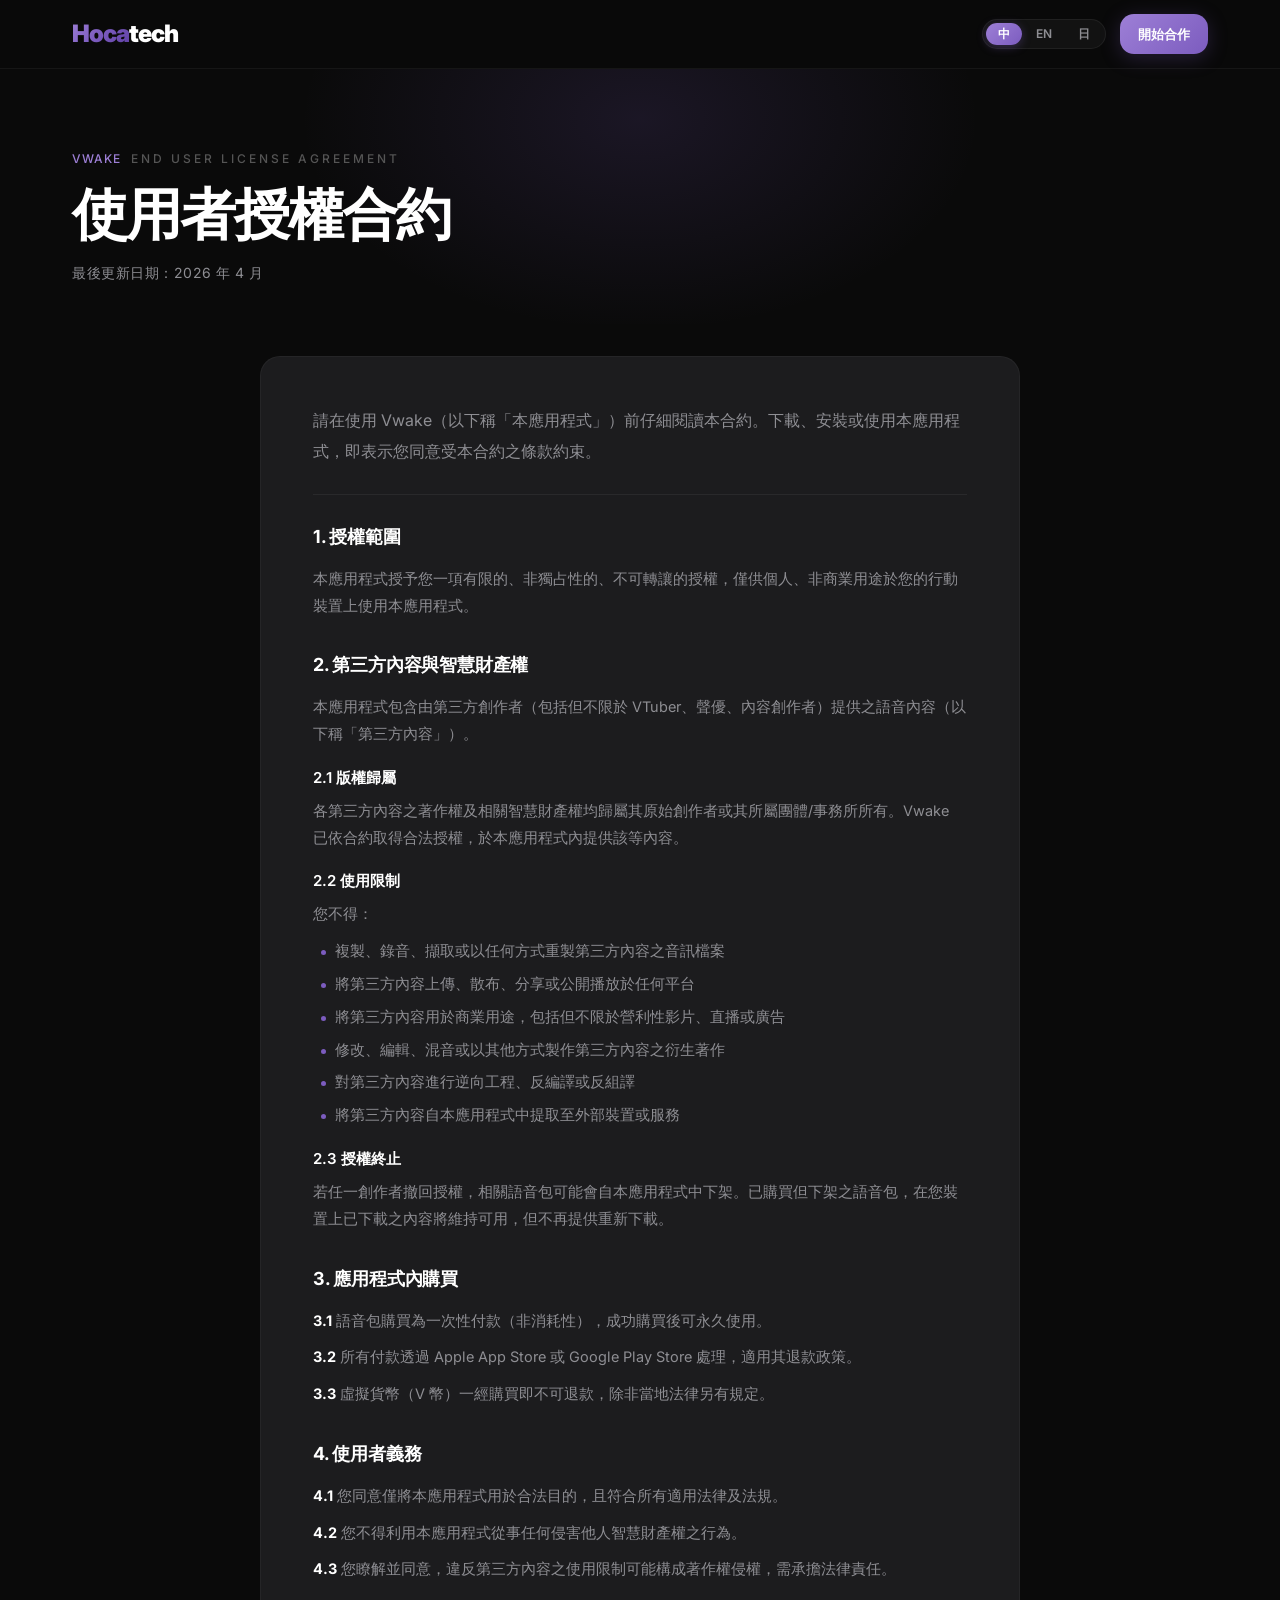
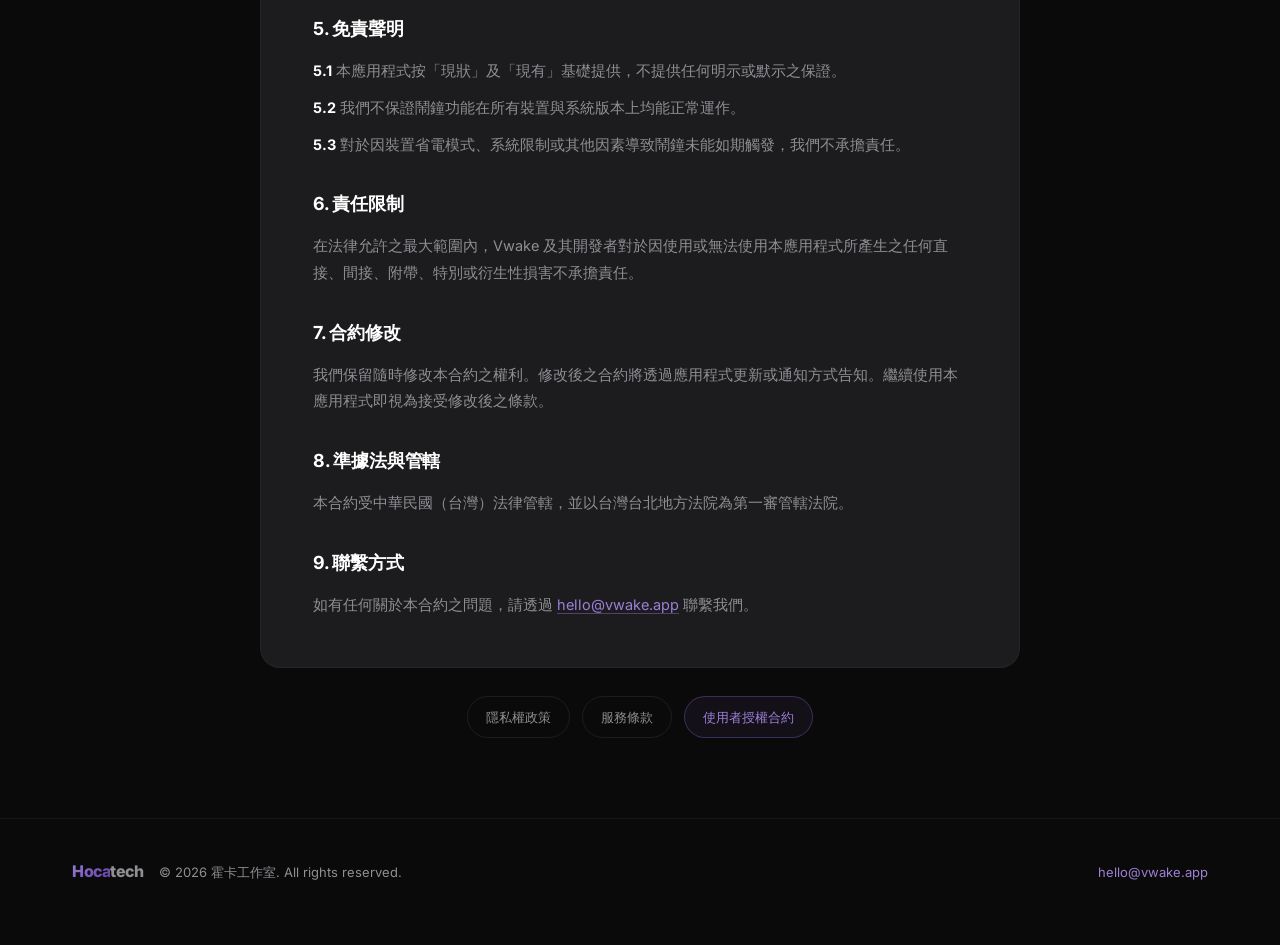
<file: eula.html>
<!DOCTYPE html>
<html lang="zh-TW">
<head>
<meta charset="UTF-8">
<meta name="viewport" content="width=device-width, initial-scale=1.0">
<title>Vwake 使用者授權合約 (EULA) · Hocatech</title>
<meta name="description" content="Vwake 終端使用者授權合約 (EULA) — 由霍卡工作室 Hocatech 開發與營運。">
<meta name="robots" content="index, follow">
<link rel="canonical" href="https://vwake.app/eula.html">
<link rel="alternate" hreflang="zh-TW" href="https://vwake.app/eula.html">
<link rel="alternate" hreflang="en" href="https://vwake.app/en/eula.html">
<link rel="alternate" hreflang="ja" href="https://vwake.app/ja/eula.html">
<link rel="alternate" hreflang="x-default" href="https://vwake.app/eula.html">
<link rel="preconnect" href="https://fonts.googleapis.com">
<link rel="preconnect" href="https://fonts.gstatic.com" crossorigin>
<link href="https://fonts.googleapis.com/css2?family=Inter:wght@300;400;600;700;800;900&display=swap" rel="stylesheet">
<link rel="icon" type="image/x-icon" href="/assets/icons/favicon.ico">
<link rel="icon" type="image/png" sizes="16x16" href="/assets/icons/favicon-16.png">
<link rel="icon" type="image/png" sizes="32x32" href="/assets/icons/favicon-32.png">
<link rel="apple-touch-icon" sizes="180x180" href="/assets/icons/apple-touch-icon.png">
<style>
  :root {
    --bg: #0a0a0a;
    --surface: #1C1C1E;
    --surface-2: #2C2C2E;
    --accent: #7C5CBF;
    --accent-light: #9D7FD6;
    --accent-dark: #5E3FA3;
    --text: #FFFFFF;
    --text-muted: #8E8E93;
    --text-label: #555;
    --gradient: linear-gradient(135deg, #9D7FD6 0%, #7C5CBF 50%, #5E3FA3 100%);
    --gradient-soft: linear-gradient(135deg, #9D7FD6 0%, #7C5CBF 100%);
    --glow-sm: 0 4px 20px rgba(124, 92, 191, 0.25);
    --radius-card: 20px;
    --radius-btn: 14px;
  }

  * { margin: 0; padding: 0; box-sizing: border-box; }

  html { scroll-behavior: smooth; }
  @media (prefers-reduced-motion: reduce) { html { scroll-behavior: auto; } }

  body {
    background: var(--bg);
    color: var(--text);
    font-family: 'Inter', -apple-system, BlinkMacSystemFont, 'Segoe UI', 'PingFang TC', 'Noto Sans TC', sans-serif;
    font-weight: 400;
    line-height: 1.6;
    -webkit-font-smoothing: antialiased;
    overflow-x: hidden;
  }

  a { color: inherit; text-decoration: none; }

  .container {
    max-width: 1200px;
    margin: 0 auto;
    padding: 0 32px;
  }

  .nav {
    position: sticky;
    top: 0;
    z-index: 50;
    background: rgba(10, 10, 10, 0.75);
    backdrop-filter: blur(20px);
    -webkit-backdrop-filter: blur(20px);
    border-bottom: 1px solid rgba(255, 255, 255, 0.05);
  }

  .nav-inner {
    display: flex;
    align-items: center;
    justify-content: space-between;
    height: 68px;
  }

  .nav-logo {
    font-size: 24px;
    font-weight: 900;
    letter-spacing: -1px;
    line-height: 1;
  }

  .nav-logo .accent {
    background: var(--gradient);
    -webkit-background-clip: text;
    -webkit-text-fill-color: transparent;
    background-clip: text;
  }

  .nav-links {
    display: flex;
    gap: 36px;
    align-items: center;
  }

  .nav-links a {
    font-size: 14px;
    font-weight: 500;
    color: var(--text-muted);
    transition: color 0.2s ease;
  }

  .nav-links a:hover { color: var(--text); }

  .nav-right {
    display: flex;
    align-items: center;
    gap: 14px;
  }

  .lang-switch {
    display: flex;
    align-items: center;
    gap: 2px;
    font-size: 12px;
    font-weight: 600;
    background: rgba(255, 255, 255, 0.04);
    border: 1px solid rgba(255, 255, 255, 0.06);
    border-radius: 999px;
    padding: 3px;
  }

  .lang-switch a {
    color: var(--text-muted);
    padding: 5px 12px;
    border-radius: 999px;
    transition: all 0.2s ease;
    line-height: 1;
  }

  .lang-switch a:hover { color: var(--text); }

  .lang-switch a.active {
    color: var(--text);
    background: var(--gradient-soft);
    box-shadow: 0 2px 10px rgba(124, 92, 191, 0.35);
  }

  .nav-cta {
    font-size: 13px;
    font-weight: 600;
    padding: 10px 18px;
    border-radius: var(--radius-btn);
    background: var(--gradient-soft);
    color: var(--text);
    box-shadow: var(--glow-sm);
    transition: transform 0.2s ease, box-shadow 0.2s ease;
  }

  .nav-cta:hover {
    transform: translateY(-1px);
    box-shadow: 0 6px 24px rgba(124, 92, 191, 0.4);
  }

  @media (max-width: 640px) {
    .nav-links { display: none; }
  }

  .legal-hero {
    padding: 80px 0 40px;
    position: relative;
    overflow: hidden;
  }

  .legal-hero::before {
    content: '';
    position: absolute;
    top: -200px;
    left: 50%;
    transform: translateX(-50%);
    width: 800px;
    height: 500px;
    background: radial-gradient(ellipse at center, rgba(124, 92, 191, 0.15) 0%, transparent 60%);
    pointer-events: none;
    z-index: 0;
  }

  .legal-hero > * { position: relative; z-index: 1; }

  .legal-eyebrow {
    font-size: 12px;
    color: var(--text-label);
    letter-spacing: 3px;
    text-transform: uppercase;
    font-weight: 500;
    margin-bottom: 16px;
  }

  .legal-eyebrow .accent {
    color: var(--accent-light);
    margin-right: 10px;
    letter-spacing: 1px;
  }

  .legal-title {
    font-size: 56px;
    font-weight: 900;
    letter-spacing: -2px;
    line-height: 1.1;
    margin-bottom: 16px;
  }

  .legal-meta {
    font-size: 14px;
    color: var(--text-muted);
    letter-spacing: 0.5px;
  }

  .legal-back {
    display: inline-flex;
    align-items: center;
    gap: 6px;
    margin-top: 28px;
    font-size: 13px;
    font-weight: 600;
    color: var(--accent-light);
    transition: color 0.2s ease;
  }

  .legal-back:hover { color: var(--text); }

  @media (max-width: 768px) {
    .legal-title { font-size: 38px; letter-spacing: -1.5px; }
    .legal-hero { padding: 56px 0 24px; }
  }

  .legal-body {
    padding: 32px 0 80px;
  }

  .legal-content {
    max-width: 760px;
    margin: 0 auto;
    background: var(--surface);
    border: 1px solid rgba(255, 255, 255, 0.04);
    border-radius: var(--radius-card);
    padding: 48px 52px;
  }

  .legal-intro {
    font-size: 16px;
    color: var(--text-muted);
    line-height: 1.9;
    padding-bottom: 28px;
    margin-bottom: 28px;
    border-bottom: 1px solid rgba(255, 255, 255, 0.06);
  }

  .legal-section {
    margin-bottom: 32px;
  }

  .legal-section:last-child { margin-bottom: 0; }

  .legal-section h2 {
    font-size: 18px;
    font-weight: 700;
    color: var(--text);
    letter-spacing: -0.2px;
    margin-bottom: 14px;
  }

  .legal-section h3 {
    font-size: 15px;
    font-weight: 600;
    color: var(--text);
    margin-top: 18px;
    margin-bottom: 8px;
  }

  .legal-section p {
    font-size: 14.5px;
    color: var(--text-muted);
    line-height: 1.85;
    margin-bottom: 10px;
  }

  .legal-section p:last-child { margin-bottom: 0; }

  .legal-section ul {
    list-style: none;
    margin: 8px 0 12px 4px;
  }

  .legal-section ul li {
    position: relative;
    padding-left: 18px;
    font-size: 14.5px;
    color: var(--text-muted);
    line-height: 1.85;
    margin-bottom: 6px;
  }

  .legal-section ul li::before {
    content: '';
    position: absolute;
    left: 4px;
    top: 12px;
    width: 5px;
    height: 5px;
    border-radius: 50%;
    background: var(--accent);
  }

  .legal-section a {
    color: var(--accent-light);
    text-decoration: underline;
    text-underline-offset: 3px;
    text-decoration-color: rgba(157, 127, 214, 0.4);
    word-break: break-all;
  }

  .legal-section a:hover {
    color: var(--text);
    text-decoration-color: var(--text);
  }

  @media (max-width: 768px) {
    .legal-content { padding: 32px 24px; border-radius: 16px; }
    .legal-section h2 { font-size: 16px; }
    .legal-section p, .legal-section ul li { font-size: 14px; }
  }

  .legal-related {
    max-width: 760px;
    margin: 28px auto 0;
    display: flex;
    gap: 12px;
    flex-wrap: wrap;
    justify-content: center;
  }

  .legal-related a {
    font-size: 13px;
    font-weight: 500;
    color: var(--text-muted);
    padding: 10px 18px;
    border: 1px solid rgba(255, 255, 255, 0.08);
    border-radius: 999px;
    transition: border-color 0.2s ease, color 0.2s ease, background 0.2s ease;
  }

  .legal-related a:hover {
    color: var(--text);
    border-color: rgba(124, 92, 191, 0.4);
  }

  .legal-related a.current {
    color: var(--accent-light);
    border-color: rgba(124, 92, 191, 0.4);
    background: rgba(124, 92, 191, 0.08);
  }

  .footer {
    padding: 40px 0 60px;
    border-top: 1px solid rgba(255, 255, 255, 0.05);
  }

  .footer-inner {
    display: flex;
    align-items: center;
    justify-content: space-between;
    gap: 16px;
    flex-wrap: wrap;
  }

  .footer-left {
    display: flex;
    align-items: center;
    gap: 16px;
    font-size: 13px;
    color: var(--text-muted);
  }

  .footer-logo {
    font-size: 16px;
    font-weight: 800;
    letter-spacing: -0.5px;
  }

  .footer-logo .accent {
    background: var(--gradient);
    -webkit-background-clip: text;
    -webkit-text-fill-color: transparent;
    background-clip: text;
  }

  .footer-right {
    font-size: 13px;
    color: var(--text-muted);
  }

  .footer-right a { color: var(--accent-light); }
  .footer-right a:hover { color: var(--text); }
</style>
</head>
<body>

<header class="nav">
  <div class="container nav-inner">
    <span class="nav-logo"><span class="accent">Hoca</span><span>tech</span></span>
    <div class="nav-right">
      <div class="lang-switch" role="group" aria-label="Language switcher">
        <a href="/eula.html" onclick="localStorage.setItem('hoca_lang','zh')" class="active" aria-current="true">中</a>
        <a href="/en/eula.html" onclick="localStorage.setItem('hoca_lang','en')">EN</a>
        <a href="/ja/eula.html" onclick="localStorage.setItem('hoca_lang','ja')" aria-label="Switch to Japanese">日</a>
      </div>
      <a href="mailto:hello@vwake.app" class="nav-cta">開始合作</a>
    </div>
  </div>
</header>

<section class="legal-hero">
  <div class="container">
    <div class="legal-eyebrow"><span class="accent">Vwake</span>End User License Agreement</div>
    <h1 class="legal-title">使用者授權合約</h1>
    <div class="legal-meta">最後更新日期：2026 年 4 月</div>
  </div>
</section>

<article class="legal-body">
  <div class="container">
    <div class="legal-content">
      <p class="legal-intro">請在使用 Vwake（以下稱「本應用程式」）前仔細閱讀本合約。下載、安裝或使用本應用程式，即表示您同意受本合約之條款約束。</p>

      <section class="legal-section">
        <h2>1. 授權範圍</h2>
        <p>本應用程式授予您一項有限的、非獨占性的、不可轉讓的授權，僅供個人、非商業用途於您的行動裝置上使用本應用程式。</p>
      </section>

      <section class="legal-section">
        <h2>2. 第三方內容與智慧財產權</h2>
        <p>本應用程式包含由第三方創作者（包括但不限於 VTuber、聲優、內容創作者）提供之語音內容（以下稱「第三方內容」）。</p>

        <h3>2.1 版權歸屬</h3>
        <p>各第三方內容之著作權及相關智慧財產權均歸屬其原始創作者或其所屬團體/事務所所有。Vwake 已依合約取得合法授權，於本應用程式內提供該等內容。</p>

        <h3>2.2 使用限制</h3>
        <p>您不得：</p>
        <ul>
          <li>複製、錄音、擷取或以任何方式重製第三方內容之音訊檔案</li>
          <li>將第三方內容上傳、散布、分享或公開播放於任何平台</li>
          <li>將第三方內容用於商業用途，包括但不限於營利性影片、直播或廣告</li>
          <li>修改、編輯、混音或以其他方式製作第三方內容之衍生著作</li>
          <li>對第三方內容進行逆向工程、反編譯或反組譯</li>
          <li>將第三方內容自本應用程式中提取至外部裝置或服務</li>
        </ul>

        <h3>2.3 授權終止</h3>
        <p>若任一創作者撤回授權，相關語音包可能會自本應用程式中下架。已購買但下架之語音包，在您裝置上已下載之內容將維持可用，但不再提供重新下載。</p>
      </section>

      <section class="legal-section">
        <h2>3. 應用程式內購買</h2>
        <p><strong style="color: var(--text);">3.1</strong> 語音包購買為一次性付款（非消耗性），成功購買後可永久使用。</p>
        <p><strong style="color: var(--text);">3.2</strong> 所有付款透過 Apple App Store 或 Google Play Store 處理，適用其退款政策。</p>
        <p><strong style="color: var(--text);">3.3</strong> 虛擬貨幣（V 幣）一經購買即不可退款，除非當地法律另有規定。</p>
      </section>

      <section class="legal-section">
        <h2>4. 使用者義務</h2>
        <p><strong style="color: var(--text);">4.1</strong> 您同意僅將本應用程式用於合法目的，且符合所有適用法律及法規。</p>
        <p><strong style="color: var(--text);">4.2</strong> 您不得利用本應用程式從事任何侵害他人智慧財產權之行為。</p>
        <p><strong style="color: var(--text);">4.3</strong> 您瞭解並同意，違反第三方內容之使用限制可能構成著作權侵權，需承擔法律責任。</p>
      </section>

      <section class="legal-section">
        <h2>5. 免責聲明</h2>
        <p><strong style="color: var(--text);">5.1</strong> 本應用程式按「現狀」及「現有」基礎提供，不提供任何明示或默示之保證。</p>
        <p><strong style="color: var(--text);">5.2</strong> 我們不保證鬧鐘功能在所有裝置與系統版本上均能正常運作。</p>
        <p><strong style="color: var(--text);">5.3</strong> 對於因裝置省電模式、系統限制或其他因素導致鬧鐘未能如期觸發，我們不承擔責任。</p>
      </section>

      <section class="legal-section">
        <h2>6. 責任限制</h2>
        <p>在法律允許之最大範圍內，Vwake 及其開發者對於因使用或無法使用本應用程式所產生之任何直接、間接、附帶、特別或衍生性損害不承擔責任。</p>
      </section>

      <section class="legal-section">
        <h2>7. 合約修改</h2>
        <p>我們保留隨時修改本合約之權利。修改後之合約將透過應用程式更新或通知方式告知。繼續使用本應用程式即視為接受修改後之條款。</p>
      </section>

      <section class="legal-section">
        <h2>8. 準據法與管轄</h2>
        <p>本合約受中華民國（台灣）法律管轄，並以台灣台北地方法院為第一審管轄法院。</p>
      </section>

      <section class="legal-section">
        <h2>9. 聯繫方式</h2>
        <p>如有任何關於本合約之問題，請透過 <a href="mailto:hello@vwake.app">hello@vwake.app</a> 聯繫我們。</p>
      </section>
    </div>

    <nav class="legal-related" aria-label="相關文件">
      <a href="/privacy.html">隱私權政策</a>
      <a href="/terms.html">服務條款</a>
      <a href="/eula.html" class="current">使用者授權合約</a>
    </nav>
  </div>
</article>

<footer class="footer">
  <div class="container footer-inner">
    <div class="footer-left">
      <span class="footer-logo"><span class="accent">Hoca</span>tech</span>
      <span>© 2026 霍卡工作室. All rights reserved.</span>
    </div>
    <div class="footer-right">
      <a href="mailto:hello@vwake.app">hello@vwake.app</a>
    </div>
  </div>
</footer>

</body>
</html>
</file>
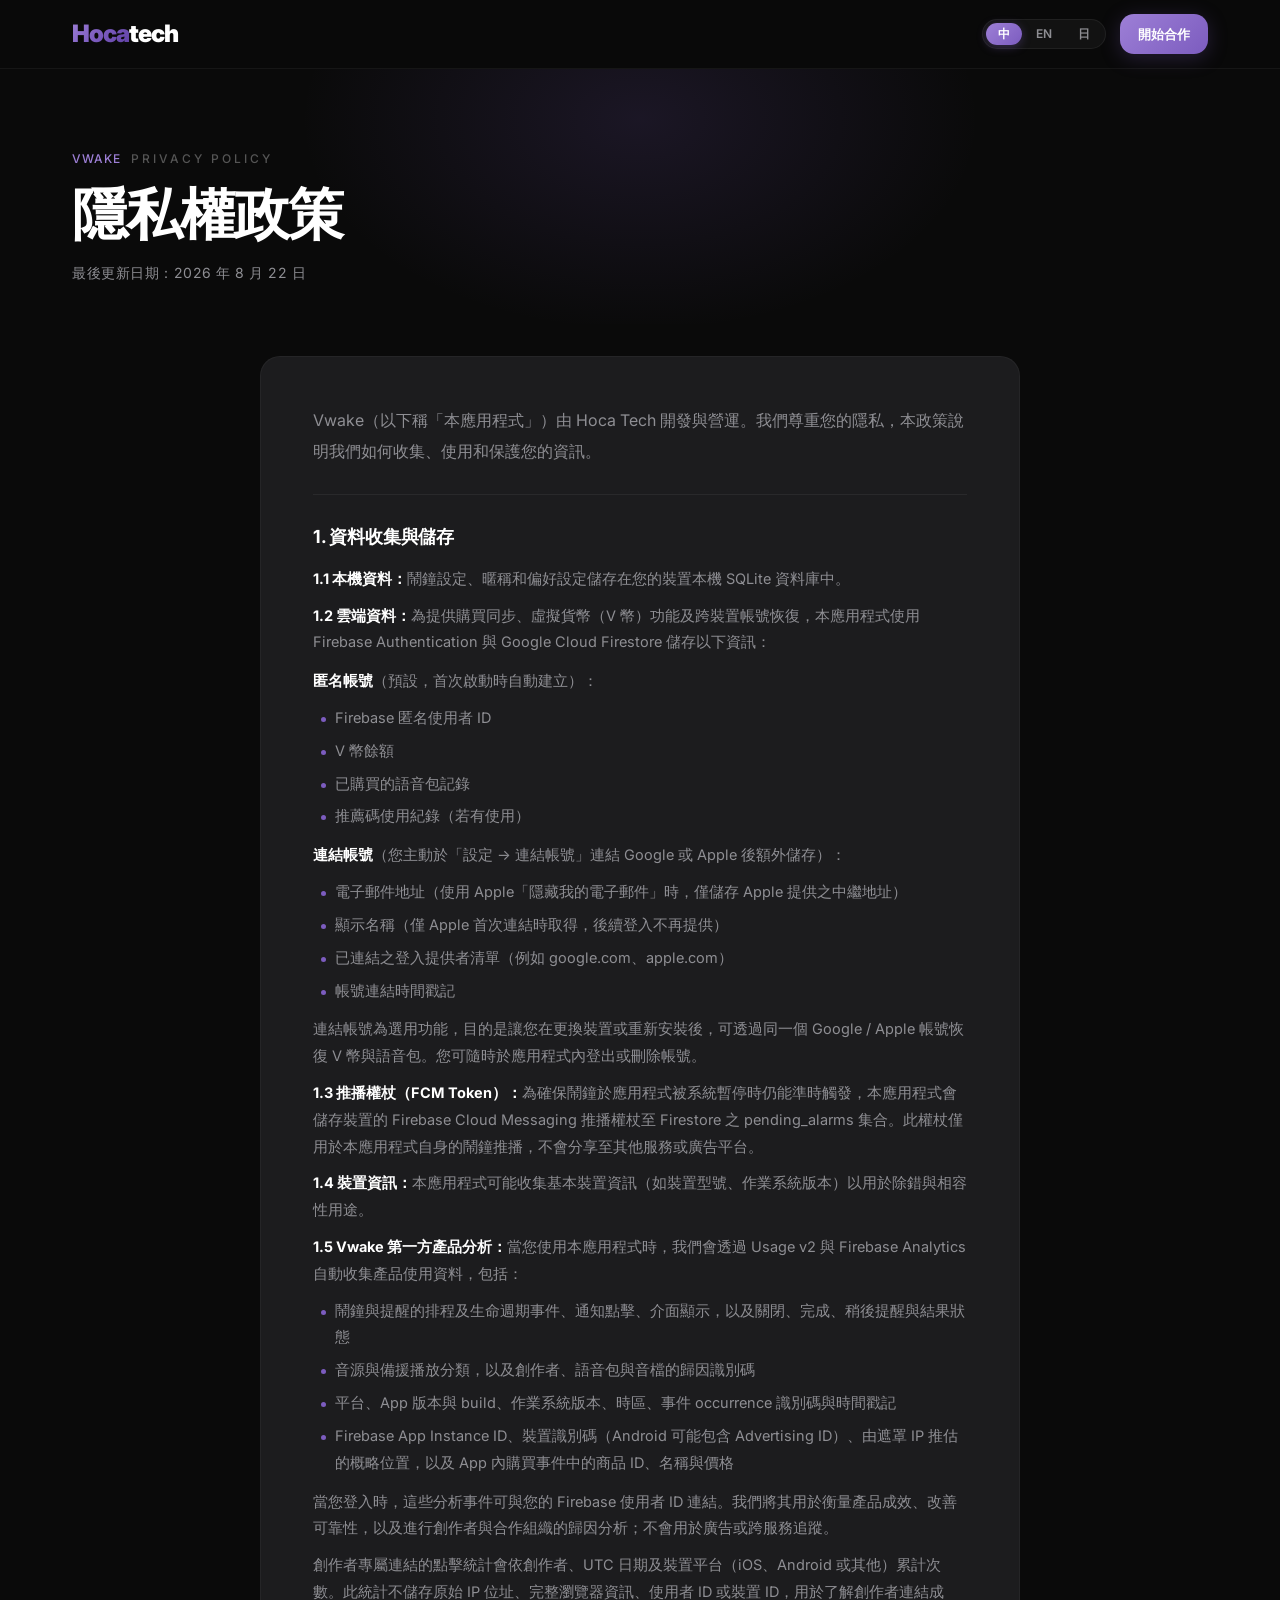
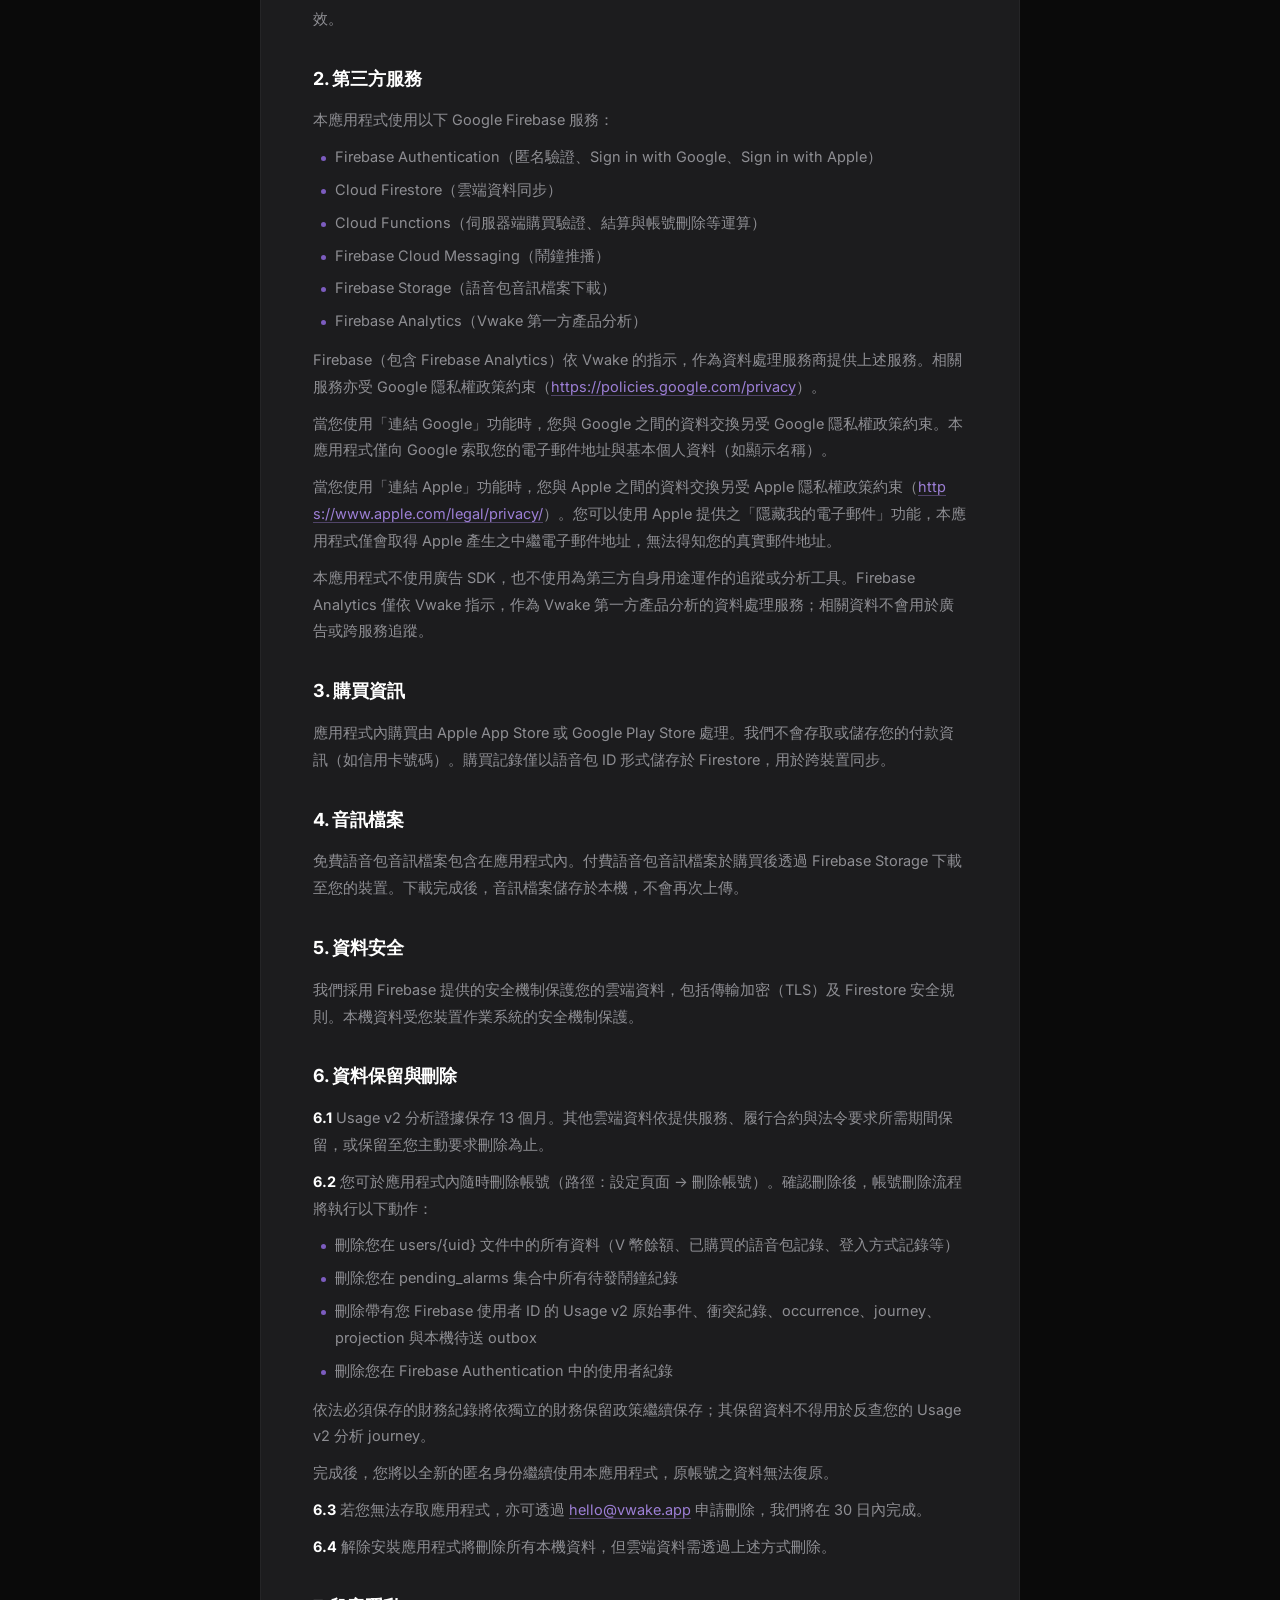
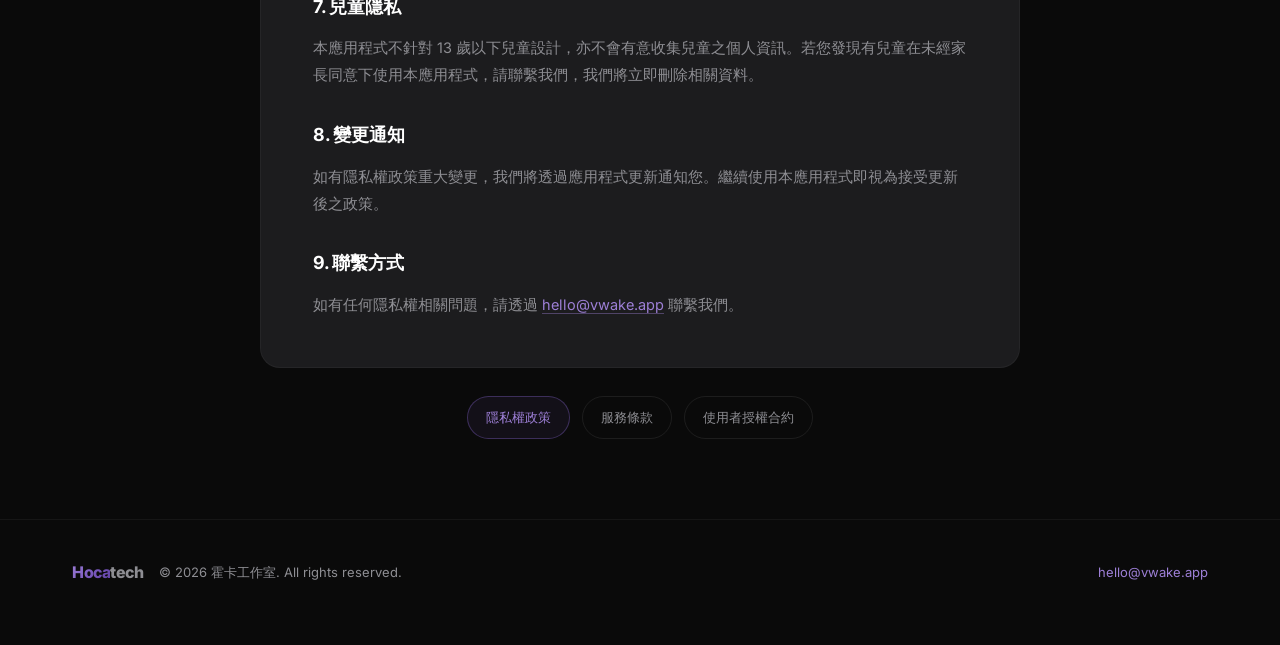
<file: privacy.html>
<!DOCTYPE html>
<html lang="zh-TW">
<head>
<meta charset="UTF-8">
<meta name="viewport" content="width=device-width, initial-scale=1.0">
<title>Vwake 隱私權政策 · Hocatech</title>
<meta name="description" content="Vwake 應用程式隱私權政策 — 由霍卡工作室 Hocatech 開發與營運。">
<meta name="robots" content="index, follow">
<link rel="canonical" href="https://vwake.app/privacy.html">
<link rel="alternate" hreflang="zh-TW" href="https://vwake.app/privacy.html">
<link rel="alternate" hreflang="en" href="https://vwake.app/en/privacy.html">
<link rel="alternate" hreflang="ja" href="https://vwake.app/ja/privacy.html">
<link rel="alternate" hreflang="x-default" href="https://vwake.app/privacy.html">
<link rel="preconnect" href="https://fonts.googleapis.com">
<link rel="preconnect" href="https://fonts.gstatic.com" crossorigin>
<link href="https://fonts.googleapis.com/css2?family=Inter:wght@300;400;600;700;800;900&display=swap" rel="stylesheet">
<link rel="icon" type="image/x-icon" href="/assets/icons/favicon.ico">
<link rel="icon" type="image/png" sizes="16x16" href="/assets/icons/favicon-16.png">
<link rel="icon" type="image/png" sizes="32x32" href="/assets/icons/favicon-32.png">
<link rel="apple-touch-icon" sizes="180x180" href="/assets/icons/apple-touch-icon.png">
<style>
  :root {
    --bg: #0a0a0a;
    --surface: #1C1C1E;
    --surface-2: #2C2C2E;
    --accent: #7C5CBF;
    --accent-light: #9D7FD6;
    --accent-dark: #5E3FA3;
    --text: #FFFFFF;
    --text-muted: #8E8E93;
    --text-label: #555;
    --gradient: linear-gradient(135deg, #9D7FD6 0%, #7C5CBF 50%, #5E3FA3 100%);
    --gradient-soft: linear-gradient(135deg, #9D7FD6 0%, #7C5CBF 100%);
    --glow-sm: 0 4px 20px rgba(124, 92, 191, 0.25);
    --radius-card: 20px;
    --radius-btn: 14px;
  }

  * { margin: 0; padding: 0; box-sizing: border-box; }

  html { scroll-behavior: smooth; }
  @media (prefers-reduced-motion: reduce) { html { scroll-behavior: auto; } }

  body {
    background: var(--bg);
    color: var(--text);
    font-family: 'Inter', -apple-system, BlinkMacSystemFont, 'Segoe UI', 'PingFang TC', 'Noto Sans TC', sans-serif;
    font-weight: 400;
    line-height: 1.6;
    -webkit-font-smoothing: antialiased;
    overflow-x: hidden;
  }

  a { color: inherit; text-decoration: none; }

  .container {
    max-width: 1200px;
    margin: 0 auto;
    padding: 0 32px;
  }

  /* ── NAV ── */
  .nav {
    position: sticky;
    top: 0;
    z-index: 50;
    background: rgba(10, 10, 10, 0.75);
    backdrop-filter: blur(20px);
    -webkit-backdrop-filter: blur(20px);
    border-bottom: 1px solid rgba(255, 255, 255, 0.05);
  }

  .nav-inner {
    display: flex;
    align-items: center;
    justify-content: space-between;
    height: 68px;
  }

  .nav-logo {
    font-size: 24px;
    font-weight: 900;
    letter-spacing: -1px;
    line-height: 1;
  }

  .nav-logo .accent {
    background: var(--gradient);
    -webkit-background-clip: text;
    -webkit-text-fill-color: transparent;
    background-clip: text;
  }

  .nav-links {
    display: flex;
    gap: 36px;
    align-items: center;
  }

  .nav-links a {
    font-size: 14px;
    font-weight: 500;
    color: var(--text-muted);
    transition: color 0.2s ease;
  }

  .nav-links a:hover { color: var(--text); }

  .nav-right {
    display: flex;
    align-items: center;
    gap: 14px;
  }

  .lang-switch {
    display: flex;
    align-items: center;
    gap: 2px;
    font-size: 12px;
    font-weight: 600;
    background: rgba(255, 255, 255, 0.04);
    border: 1px solid rgba(255, 255, 255, 0.06);
    border-radius: 999px;
    padding: 3px;
  }

  .lang-switch a {
    color: var(--text-muted);
    padding: 5px 12px;
    border-radius: 999px;
    transition: all 0.2s ease;
    line-height: 1;
  }

  .lang-switch a:hover { color: var(--text); }

  .lang-switch a.active {
    color: var(--text);
    background: var(--gradient-soft);
    box-shadow: 0 2px 10px rgba(124, 92, 191, 0.35);
  }

  .nav-cta {
    font-size: 13px;
    font-weight: 600;
    padding: 10px 18px;
    border-radius: var(--radius-btn);
    background: var(--gradient-soft);
    color: var(--text);
    box-shadow: var(--glow-sm);
    transition: transform 0.2s ease, box-shadow 0.2s ease;
  }

  .nav-cta:hover {
    transform: translateY(-1px);
    box-shadow: 0 6px 24px rgba(124, 92, 191, 0.4);
  }

  @media (max-width: 640px) {
    .nav-links { display: none; }
  }

  /* ── LEGAL HERO ── */
  .legal-hero {
    padding: 80px 0 40px;
    position: relative;
    overflow: hidden;
  }

  .legal-hero::before {
    content: '';
    position: absolute;
    top: -200px;
    left: 50%;
    transform: translateX(-50%);
    width: 800px;
    height: 500px;
    background: radial-gradient(ellipse at center, rgba(124, 92, 191, 0.15) 0%, transparent 60%);
    pointer-events: none;
    z-index: 0;
  }

  .legal-hero > * { position: relative; z-index: 1; }

  .legal-eyebrow {
    font-size: 12px;
    color: var(--text-label);
    letter-spacing: 3px;
    text-transform: uppercase;
    font-weight: 500;
    margin-bottom: 16px;
  }

  .legal-eyebrow .accent {
    color: var(--accent-light);
    margin-right: 10px;
    letter-spacing: 1px;
  }

  .legal-title {
    font-size: 56px;
    font-weight: 900;
    letter-spacing: -2px;
    line-height: 1.1;
    margin-bottom: 16px;
  }

  .legal-meta {
    font-size: 14px;
    color: var(--text-muted);
    letter-spacing: 0.5px;
  }

  .legal-back {
    display: inline-flex;
    align-items: center;
    gap: 6px;
    margin-top: 28px;
    font-size: 13px;
    font-weight: 600;
    color: var(--accent-light);
    transition: color 0.2s ease;
  }

  .legal-back:hover { color: var(--text); }

  @media (max-width: 768px) {
    .legal-title { font-size: 38px; letter-spacing: -1.5px; }
    .legal-hero { padding: 56px 0 24px; }
  }

  /* ── LEGAL BODY ── */
  .legal-body {
    padding: 32px 0 80px;
  }

  .legal-content {
    max-width: 760px;
    margin: 0 auto;
    background: var(--surface);
    border: 1px solid rgba(255, 255, 255, 0.04);
    border-radius: var(--radius-card);
    padding: 48px 52px;
  }

  .legal-intro {
    font-size: 16px;
    color: var(--text-muted);
    line-height: 1.9;
    padding-bottom: 28px;
    margin-bottom: 28px;
    border-bottom: 1px solid rgba(255, 255, 255, 0.06);
  }

  .legal-section {
    margin-bottom: 32px;
  }

  .legal-section:last-child { margin-bottom: 0; }

  .legal-section h2 {
    font-size: 18px;
    font-weight: 700;
    color: var(--text);
    letter-spacing: -0.2px;
    margin-bottom: 14px;
  }

  .legal-section h3 {
    font-size: 15px;
    font-weight: 600;
    color: var(--text);
    margin-top: 18px;
    margin-bottom: 8px;
  }

  .legal-section p {
    font-size: 14.5px;
    color: var(--text-muted);
    line-height: 1.85;
    margin-bottom: 10px;
  }

  .legal-section p:last-child { margin-bottom: 0; }

  .legal-section ul {
    list-style: none;
    margin: 8px 0 12px 4px;
  }

  .legal-section ul li {
    position: relative;
    padding-left: 18px;
    font-size: 14.5px;
    color: var(--text-muted);
    line-height: 1.85;
    margin-bottom: 6px;
  }

  .legal-section ul li::before {
    content: '';
    position: absolute;
    left: 4px;
    top: 12px;
    width: 5px;
    height: 5px;
    border-radius: 50%;
    background: var(--accent);
  }

  .legal-section a {
    color: var(--accent-light);
    text-decoration: underline;
    text-underline-offset: 3px;
    text-decoration-color: rgba(157, 127, 214, 0.4);
    word-break: break-all;
  }

  .legal-section a:hover {
    color: var(--text);
    text-decoration-color: var(--text);
  }

  @media (max-width: 768px) {
    .legal-content { padding: 32px 24px; border-radius: 16px; }
    .legal-section h2 { font-size: 16px; }
    .legal-section p, .legal-section ul li { font-size: 14px; }
  }

  /* ── RELATED LINKS ── */
  .legal-related {
    max-width: 760px;
    margin: 28px auto 0;
    display: flex;
    gap: 12px;
    flex-wrap: wrap;
    justify-content: center;
  }

  .legal-related a {
    font-size: 13px;
    font-weight: 500;
    color: var(--text-muted);
    padding: 10px 18px;
    border: 1px solid rgba(255, 255, 255, 0.08);
    border-radius: 999px;
    transition: border-color 0.2s ease, color 0.2s ease, background 0.2s ease;
  }

  .legal-related a:hover {
    color: var(--text);
    border-color: rgba(124, 92, 191, 0.4);
  }

  .legal-related a.current {
    color: var(--accent-light);
    border-color: rgba(124, 92, 191, 0.4);
    background: rgba(124, 92, 191, 0.08);
  }

  /* ── FOOTER ── */
  .footer {
    padding: 40px 0 60px;
    border-top: 1px solid rgba(255, 255, 255, 0.05);
  }

  .footer-inner {
    display: flex;
    align-items: center;
    justify-content: space-between;
    gap: 16px;
    flex-wrap: wrap;
  }

  .footer-left {
    display: flex;
    align-items: center;
    gap: 16px;
    font-size: 13px;
    color: var(--text-muted);
  }

  .footer-logo {
    font-size: 16px;
    font-weight: 800;
    letter-spacing: -0.5px;
  }

  .footer-logo .accent {
    background: var(--gradient);
    -webkit-background-clip: text;
    -webkit-text-fill-color: transparent;
    background-clip: text;
  }

  .footer-right {
    font-size: 13px;
    color: var(--text-muted);
  }

  .footer-right a { color: var(--accent-light); }
  .footer-right a:hover { color: var(--text); }
</style>
</head>
<body>

<header class="nav">
  <div class="container nav-inner">
    <span class="nav-logo"><span class="accent">Hoca</span><span>tech</span></span>
    <div class="nav-right">
      <div class="lang-switch" role="group" aria-label="Language switcher">
        <a href="/privacy.html" onclick="localStorage.setItem('hoca_lang','zh')" class="active" aria-current="true">中</a>
        <a href="/en/privacy.html" onclick="localStorage.setItem('hoca_lang','en')">EN</a>
        <a href="/ja/privacy.html" onclick="localStorage.setItem('hoca_lang','ja')" aria-label="Switch to Japanese">日</a>
      </div>
      <a href="mailto:hello@vwake.app" class="nav-cta">開始合作</a>
    </div>
  </div>
</header>

<section class="legal-hero">
  <div class="container">
    <div class="legal-eyebrow"><span class="accent">Vwake</span>Privacy Policy</div>
    <h1 class="legal-title">隱私權政策</h1>
    <div class="legal-meta">最後更新日期：2026 年 8 月 22 日</div>
  </div>
</section>

<article class="legal-body">
  <div class="container">
    <div class="legal-content">
      <p class="legal-intro">Vwake（以下稱「本應用程式」）由 Hoca Tech 開發與營運。我們尊重您的隱私，本政策說明我們如何收集、使用和保護您的資訊。</p>

      <section class="legal-section">
        <h2>1. 資料收集與儲存</h2>
        <p><strong style="color: var(--text);">1.1 本機資料：</strong>鬧鐘設定、暱稱和偏好設定儲存在您的裝置本機 SQLite 資料庫中。</p>
        <p><strong style="color: var(--text);">1.2 雲端資料：</strong>為提供購買同步、虛擬貨幣（V 幣）功能及跨裝置帳號恢復，本應用程式使用 Firebase Authentication 與 Google Cloud Firestore 儲存以下資訊：</p>
        <p style="margin-top: 12px;"><strong style="color: var(--text);">匿名帳號</strong>（預設，首次啟動時自動建立）：</p>
        <ul>
          <li>Firebase 匿名使用者 ID</li>
          <li>V 幣餘額</li>
          <li>已購買的語音包記錄</li>
          <li>推薦碼使用紀錄（若有使用）</li>
        </ul>
        <p style="margin-top: 12px;"><strong style="color: var(--text);">連結帳號</strong>（您主動於「設定 → 連結帳號」連結 Google 或 Apple 後額外儲存）：</p>
        <ul>
          <li>電子郵件地址（使用 Apple「隱藏我的電子郵件」時，僅儲存 Apple 提供之中繼地址）</li>
          <li>顯示名稱（僅 Apple 首次連結時取得，後續登入不再提供）</li>
          <li>已連結之登入提供者清單（例如 google.com、apple.com）</li>
          <li>帳號連結時間戳記</li>
        </ul>
        <p>連結帳號為選用功能，目的是讓您在更換裝置或重新安裝後，可透過同一個 Google / Apple 帳號恢復 V 幣與語音包。您可隨時於應用程式內登出或刪除帳號。</p>
        <p><strong style="color: var(--text);">1.3 推播權杖（FCM Token）：</strong>為確保鬧鐘於應用程式被系統暫停時仍能準時觸發，本應用程式會儲存裝置的 Firebase Cloud Messaging 推播權杖至 Firestore 之 pending_alarms 集合。此權杖僅用於本應用程式自身的鬧鐘推播，不會分享至其他服務或廣告平台。</p>
        <p><strong style="color: var(--text);">1.4 裝置資訊：</strong>本應用程式可能收集基本裝置資訊（如裝置型號、作業系統版本）以用於除錯與相容性用途。</p>
        <p><strong style="color: var(--text);">1.5 Vwake 第一方產品分析：</strong>當您使用本應用程式時，我們會透過 Usage v2 與 Firebase Analytics 自動收集產品使用資料，包括：</p>
        <ul>
          <li>鬧鐘與提醒的排程及生命週期事件、通知點擊、介面顯示，以及關閉、完成、稍後提醒與結果狀態</li>
          <li>音源與備援播放分類，以及創作者、語音包與音檔的歸因識別碼</li>
          <li>平台、App 版本與 build、作業系統版本、時區、事件 occurrence 識別碼與時間戳記</li>
          <li>Firebase App Instance ID、裝置識別碼（Android 可能包含 Advertising ID）、由遮罩 IP 推估的概略位置，以及 App 內購買事件中的商品 ID、名稱與價格</li>
        </ul>
        <p>當您登入時，這些分析事件可與您的 Firebase 使用者 ID 連結。我們將其用於衡量產品成效、改善可靠性，以及進行創作者與合作組織的歸因分析；不會用於廣告或跨服務追蹤。</p>
        <p>創作者專屬連結的點擊統計會依創作者、UTC 日期及裝置平台（iOS、Android 或其他）累計次數。此統計不儲存原始 IP 位址、完整瀏覽器資訊、使用者 ID 或裝置 ID，用於了解創作者連結成效。</p>
      </section>

      <section class="legal-section">
        <h2>2. 第三方服務</h2>
        <p>本應用程式使用以下 Google Firebase 服務：</p>
        <ul>
          <li>Firebase Authentication（匿名驗證、Sign in with Google、Sign in with Apple）</li>
          <li>Cloud Firestore（雲端資料同步）</li>
          <li>Cloud Functions（伺服器端購買驗證、結算與帳號刪除等運算）</li>
          <li>Firebase Cloud Messaging（鬧鐘推播）</li>
          <li>Firebase Storage（語音包音訊檔案下載）</li>
          <li>Firebase Analytics（Vwake 第一方產品分析）</li>
        </ul>
        <p>Firebase（包含 Firebase Analytics）依 Vwake 的指示，作為資料處理服務商提供上述服務。相關服務亦受 Google 隱私權政策約束（<a href="https://policies.google.com/privacy" target="_blank" rel="noopener">https://policies.google.com/privacy</a>）。</p>
        <p>當您使用「連結 Google」功能時，您與 Google 之間的資料交換另受 Google 隱私權政策約束。本應用程式僅向 Google 索取您的電子郵件地址與基本個人資料（如顯示名稱）。</p>
        <p>當您使用「連結 Apple」功能時，您與 Apple 之間的資料交換另受 Apple 隱私權政策約束（<a href="https://www.apple.com/legal/privacy/" target="_blank" rel="noopener">https://www.apple.com/legal/privacy/</a>）。您可以使用 Apple 提供之「隱藏我的電子郵件」功能，本應用程式僅會取得 Apple 產生之中繼電子郵件地址，無法得知您的真實郵件地址。</p>
        <p>本應用程式不使用廣告 SDK，也不使用為第三方自身用途運作的追蹤或分析工具。Firebase Analytics 僅依 Vwake 指示，作為 Vwake 第一方產品分析的資料處理服務；相關資料不會用於廣告或跨服務追蹤。</p>
      </section>

      <section class="legal-section">
        <h2>3. 購買資訊</h2>
        <p>應用程式內購買由 Apple App Store 或 Google Play Store 處理。我們不會存取或儲存您的付款資訊（如信用卡號碼）。購買記錄僅以語音包 ID 形式儲存於 Firestore，用於跨裝置同步。</p>
      </section>

      <section class="legal-section">
        <h2>4. 音訊檔案</h2>
        <p>免費語音包音訊檔案包含在應用程式內。付費語音包音訊檔案於購買後透過 Firebase Storage 下載至您的裝置。下載完成後，音訊檔案儲存於本機，不會再次上傳。</p>
      </section>

      <section class="legal-section">
        <h2>5. 資料安全</h2>
        <p>我們採用 Firebase 提供的安全機制保護您的雲端資料，包括傳輸加密（TLS）及 Firestore 安全規則。本機資料受您裝置作業系統的安全機制保護。</p>
      </section>

      <section class="legal-section">
        <h2>6. 資料保留與刪除</h2>
        <p><strong style="color: var(--text);">6.1</strong> Usage v2 分析證據保存 13 個月。其他雲端資料依提供服務、履行合約與法令要求所需期間保留，或保留至您主動要求刪除為止。</p>
        <p><strong style="color: var(--text);">6.2</strong> 您可於應用程式內隨時刪除帳號（路徑：設定頁面 → 刪除帳號）。確認刪除後，帳號刪除流程將執行以下動作：</p>
        <ul>
          <li>刪除您在 users/{uid} 文件中的所有資料（V 幣餘額、已購買的語音包記錄、登入方式記錄等）</li>
          <li>刪除您在 pending_alarms 集合中所有待發鬧鐘紀錄</li>
          <li>刪除帶有您 Firebase 使用者 ID 的 Usage v2 原始事件、衝突紀錄、occurrence、journey、projection 與本機待送 outbox</li>
          <li>刪除您在 Firebase Authentication 中的使用者紀錄</li>
        </ul>
        <p>依法必須保存的財務紀錄將依獨立的財務保留政策繼續保存；其保留資料不得用於反查您的 Usage v2 分析 journey。</p>
        <p>完成後，您將以全新的匿名身份繼續使用本應用程式，原帳號之資料無法復原。</p>
        <p><strong style="color: var(--text);">6.3</strong> 若您無法存取應用程式，亦可透過 <a href="mailto:hello@vwake.app">hello@vwake.app</a> 申請刪除，我們將在 30 日內完成。</p>
        <p><strong style="color: var(--text);">6.4</strong> 解除安裝應用程式將刪除所有本機資料，但雲端資料需透過上述方式刪除。</p>
      </section>

      <section class="legal-section">
        <h2>7. 兒童隱私</h2>
        <p>本應用程式不針對 13 歲以下兒童設計，亦不會有意收集兒童之個人資訊。若您發現有兒童在未經家長同意下使用本應用程式，請聯繫我們，我們將立即刪除相關資料。</p>
      </section>

      <section class="legal-section">
        <h2>8. 變更通知</h2>
        <p>如有隱私權政策重大變更，我們將透過應用程式更新通知您。繼續使用本應用程式即視為接受更新後之政策。</p>
      </section>

      <section class="legal-section">
        <h2>9. 聯繫方式</h2>
        <p>如有任何隱私權相關問題，請透過 <a href="mailto:hello@vwake.app">hello@vwake.app</a> 聯繫我們。</p>
      </section>
    </div>

    <nav class="legal-related" aria-label="相關文件">
      <a href="/privacy.html" class="current">隱私權政策</a>
      <a href="/terms.html">服務條款</a>
      <a href="/eula.html">使用者授權合約</a>
    </nav>
  </div>
</article>

<footer class="footer">
  <div class="container footer-inner">
    <div class="footer-left">
      <span class="footer-logo"><span class="accent">Hoca</span>tech</span>
      <span>© 2026 霍卡工作室. All rights reserved.</span>
    </div>
    <div class="footer-right">
      <a href="mailto:hello@vwake.app">hello@vwake.app</a>
    </div>
  </div>
</footer>

</body>
</html>
</file>
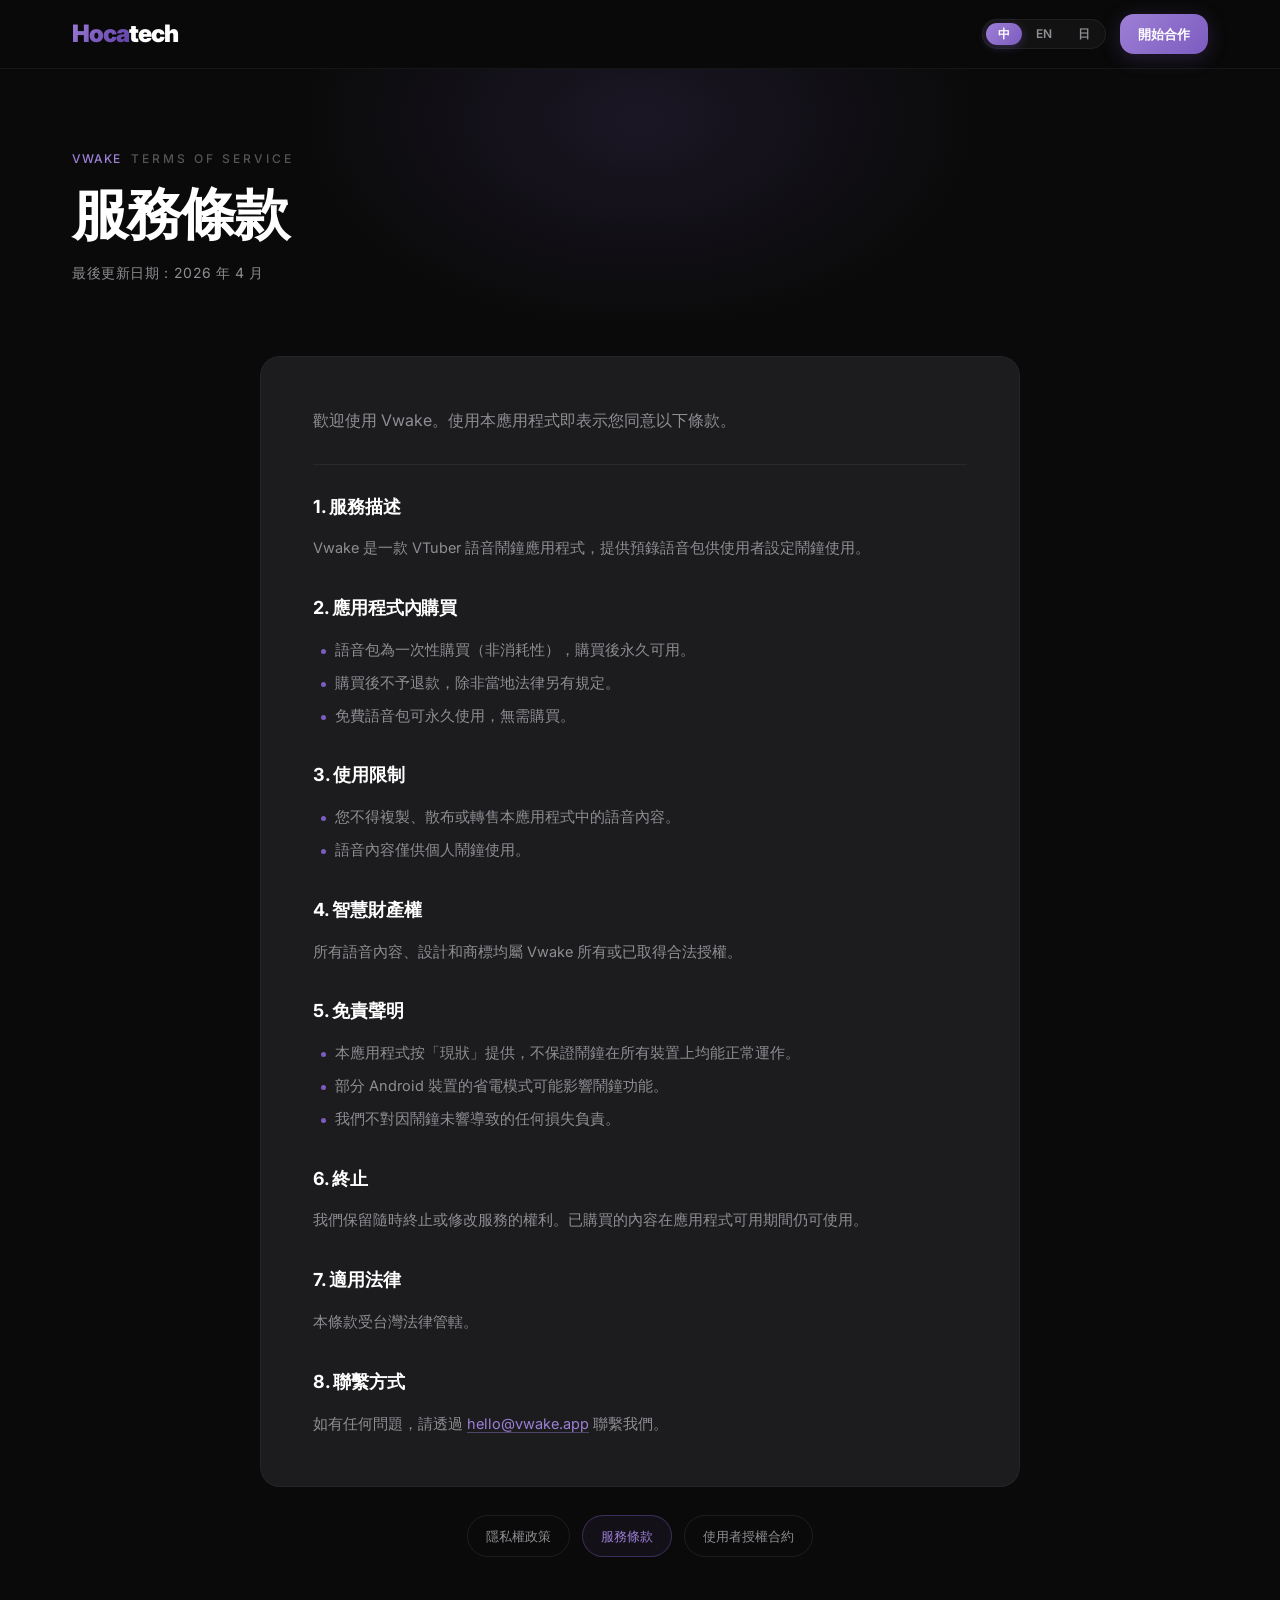
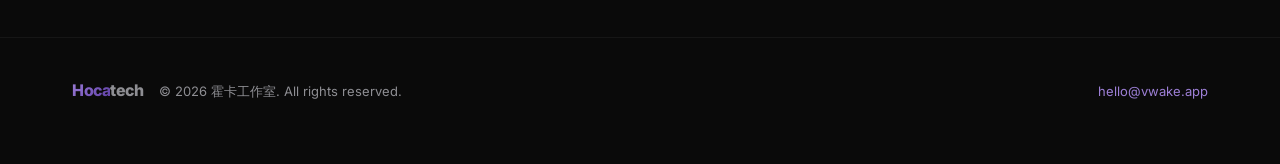
<file: terms.html>
<!DOCTYPE html>
<html lang="zh-TW">
<head>
<meta charset="UTF-8">
<meta name="viewport" content="width=device-width, initial-scale=1.0">
<title>Vwake 服務條款 · Hocatech</title>
<meta name="description" content="Vwake 應用程式服務條款 — 由霍卡工作室 Hocatech 開發與營運。">
<meta name="robots" content="index, follow">
<link rel="canonical" href="https://vwake.app/terms.html">
<link rel="alternate" hreflang="zh-TW" href="https://vwake.app/terms.html">
<link rel="alternate" hreflang="en" href="https://vwake.app/en/terms.html">
<link rel="alternate" hreflang="ja" href="https://vwake.app/ja/terms.html">
<link rel="alternate" hreflang="x-default" href="https://vwake.app/terms.html">
<link rel="preconnect" href="https://fonts.googleapis.com">
<link rel="preconnect" href="https://fonts.gstatic.com" crossorigin>
<link href="https://fonts.googleapis.com/css2?family=Inter:wght@300;400;600;700;800;900&display=swap" rel="stylesheet">
<link rel="icon" type="image/x-icon" href="/assets/icons/favicon.ico">
<link rel="icon" type="image/png" sizes="16x16" href="/assets/icons/favicon-16.png">
<link rel="icon" type="image/png" sizes="32x32" href="/assets/icons/favicon-32.png">
<link rel="apple-touch-icon" sizes="180x180" href="/assets/icons/apple-touch-icon.png">
<style>
  :root {
    --bg: #0a0a0a;
    --surface: #1C1C1E;
    --surface-2: #2C2C2E;
    --accent: #7C5CBF;
    --accent-light: #9D7FD6;
    --accent-dark: #5E3FA3;
    --text: #FFFFFF;
    --text-muted: #8E8E93;
    --text-label: #555;
    --gradient: linear-gradient(135deg, #9D7FD6 0%, #7C5CBF 50%, #5E3FA3 100%);
    --gradient-soft: linear-gradient(135deg, #9D7FD6 0%, #7C5CBF 100%);
    --glow-sm: 0 4px 20px rgba(124, 92, 191, 0.25);
    --radius-card: 20px;
    --radius-btn: 14px;
  }

  * { margin: 0; padding: 0; box-sizing: border-box; }

  html { scroll-behavior: smooth; }
  @media (prefers-reduced-motion: reduce) { html { scroll-behavior: auto; } }

  body {
    background: var(--bg);
    color: var(--text);
    font-family: 'Inter', -apple-system, BlinkMacSystemFont, 'Segoe UI', 'PingFang TC', 'Noto Sans TC', sans-serif;
    font-weight: 400;
    line-height: 1.6;
    -webkit-font-smoothing: antialiased;
    overflow-x: hidden;
  }

  a { color: inherit; text-decoration: none; }

  .container {
    max-width: 1200px;
    margin: 0 auto;
    padding: 0 32px;
  }

  .nav {
    position: sticky;
    top: 0;
    z-index: 50;
    background: rgba(10, 10, 10, 0.75);
    backdrop-filter: blur(20px);
    -webkit-backdrop-filter: blur(20px);
    border-bottom: 1px solid rgba(255, 255, 255, 0.05);
  }

  .nav-inner {
    display: flex;
    align-items: center;
    justify-content: space-between;
    height: 68px;
  }

  .nav-logo {
    font-size: 24px;
    font-weight: 900;
    letter-spacing: -1px;
    line-height: 1;
  }

  .nav-logo .accent {
    background: var(--gradient);
    -webkit-background-clip: text;
    -webkit-text-fill-color: transparent;
    background-clip: text;
  }

  .nav-links {
    display: flex;
    gap: 36px;
    align-items: center;
  }

  .nav-links a {
    font-size: 14px;
    font-weight: 500;
    color: var(--text-muted);
    transition: color 0.2s ease;
  }

  .nav-links a:hover { color: var(--text); }

  .nav-right {
    display: flex;
    align-items: center;
    gap: 14px;
  }

  .lang-switch {
    display: flex;
    align-items: center;
    gap: 2px;
    font-size: 12px;
    font-weight: 600;
    background: rgba(255, 255, 255, 0.04);
    border: 1px solid rgba(255, 255, 255, 0.06);
    border-radius: 999px;
    padding: 3px;
  }

  .lang-switch a {
    color: var(--text-muted);
    padding: 5px 12px;
    border-radius: 999px;
    transition: all 0.2s ease;
    line-height: 1;
  }

  .lang-switch a:hover { color: var(--text); }

  .lang-switch a.active {
    color: var(--text);
    background: var(--gradient-soft);
    box-shadow: 0 2px 10px rgba(124, 92, 191, 0.35);
  }

  .nav-cta {
    font-size: 13px;
    font-weight: 600;
    padding: 10px 18px;
    border-radius: var(--radius-btn);
    background: var(--gradient-soft);
    color: var(--text);
    box-shadow: var(--glow-sm);
    transition: transform 0.2s ease, box-shadow 0.2s ease;
  }

  .nav-cta:hover {
    transform: translateY(-1px);
    box-shadow: 0 6px 24px rgba(124, 92, 191, 0.4);
  }

  @media (max-width: 640px) {
    .nav-links { display: none; }
  }

  .legal-hero {
    padding: 80px 0 40px;
    position: relative;
    overflow: hidden;
  }

  .legal-hero::before {
    content: '';
    position: absolute;
    top: -200px;
    left: 50%;
    transform: translateX(-50%);
    width: 800px;
    height: 500px;
    background: radial-gradient(ellipse at center, rgba(124, 92, 191, 0.15) 0%, transparent 60%);
    pointer-events: none;
    z-index: 0;
  }

  .legal-hero > * { position: relative; z-index: 1; }

  .legal-eyebrow {
    font-size: 12px;
    color: var(--text-label);
    letter-spacing: 3px;
    text-transform: uppercase;
    font-weight: 500;
    margin-bottom: 16px;
  }

  .legal-eyebrow .accent {
    color: var(--accent-light);
    margin-right: 10px;
    letter-spacing: 1px;
  }

  .legal-title {
    font-size: 56px;
    font-weight: 900;
    letter-spacing: -2px;
    line-height: 1.1;
    margin-bottom: 16px;
  }

  .legal-meta {
    font-size: 14px;
    color: var(--text-muted);
    letter-spacing: 0.5px;
  }

  .legal-back {
    display: inline-flex;
    align-items: center;
    gap: 6px;
    margin-top: 28px;
    font-size: 13px;
    font-weight: 600;
    color: var(--accent-light);
    transition: color 0.2s ease;
  }

  .legal-back:hover { color: var(--text); }

  @media (max-width: 768px) {
    .legal-title { font-size: 38px; letter-spacing: -1.5px; }
    .legal-hero { padding: 56px 0 24px; }
  }

  .legal-body {
    padding: 32px 0 80px;
  }

  .legal-content {
    max-width: 760px;
    margin: 0 auto;
    background: var(--surface);
    border: 1px solid rgba(255, 255, 255, 0.04);
    border-radius: var(--radius-card);
    padding: 48px 52px;
  }

  .legal-intro {
    font-size: 16px;
    color: var(--text-muted);
    line-height: 1.9;
    padding-bottom: 28px;
    margin-bottom: 28px;
    border-bottom: 1px solid rgba(255, 255, 255, 0.06);
  }

  .legal-section {
    margin-bottom: 32px;
  }

  .legal-section:last-child { margin-bottom: 0; }

  .legal-section h2 {
    font-size: 18px;
    font-weight: 700;
    color: var(--text);
    letter-spacing: -0.2px;
    margin-bottom: 14px;
  }

  .legal-section h3 {
    font-size: 15px;
    font-weight: 600;
    color: var(--text);
    margin-top: 18px;
    margin-bottom: 8px;
  }

  .legal-section p {
    font-size: 14.5px;
    color: var(--text-muted);
    line-height: 1.85;
    margin-bottom: 10px;
  }

  .legal-section p:last-child { margin-bottom: 0; }

  .legal-section ul {
    list-style: none;
    margin: 8px 0 12px 4px;
  }

  .legal-section ul li {
    position: relative;
    padding-left: 18px;
    font-size: 14.5px;
    color: var(--text-muted);
    line-height: 1.85;
    margin-bottom: 6px;
  }

  .legal-section ul li::before {
    content: '';
    position: absolute;
    left: 4px;
    top: 12px;
    width: 5px;
    height: 5px;
    border-radius: 50%;
    background: var(--accent);
  }

  .legal-section a {
    color: var(--accent-light);
    text-decoration: underline;
    text-underline-offset: 3px;
    text-decoration-color: rgba(157, 127, 214, 0.4);
    word-break: break-all;
  }

  .legal-section a:hover {
    color: var(--text);
    text-decoration-color: var(--text);
  }

  @media (max-width: 768px) {
    .legal-content { padding: 32px 24px; border-radius: 16px; }
    .legal-section h2 { font-size: 16px; }
    .legal-section p, .legal-section ul li { font-size: 14px; }
  }

  .legal-related {
    max-width: 760px;
    margin: 28px auto 0;
    display: flex;
    gap: 12px;
    flex-wrap: wrap;
    justify-content: center;
  }

  .legal-related a {
    font-size: 13px;
    font-weight: 500;
    color: var(--text-muted);
    padding: 10px 18px;
    border: 1px solid rgba(255, 255, 255, 0.08);
    border-radius: 999px;
    transition: border-color 0.2s ease, color 0.2s ease, background 0.2s ease;
  }

  .legal-related a:hover {
    color: var(--text);
    border-color: rgba(124, 92, 191, 0.4);
  }

  .legal-related a.current {
    color: var(--accent-light);
    border-color: rgba(124, 92, 191, 0.4);
    background: rgba(124, 92, 191, 0.08);
  }

  .footer {
    padding: 40px 0 60px;
    border-top: 1px solid rgba(255, 255, 255, 0.05);
  }

  .footer-inner {
    display: flex;
    align-items: center;
    justify-content: space-between;
    gap: 16px;
    flex-wrap: wrap;
  }

  .footer-left {
    display: flex;
    align-items: center;
    gap: 16px;
    font-size: 13px;
    color: var(--text-muted);
  }

  .footer-logo {
    font-size: 16px;
    font-weight: 800;
    letter-spacing: -0.5px;
  }

  .footer-logo .accent {
    background: var(--gradient);
    -webkit-background-clip: text;
    -webkit-text-fill-color: transparent;
    background-clip: text;
  }

  .footer-right {
    font-size: 13px;
    color: var(--text-muted);
  }

  .footer-right a { color: var(--accent-light); }
  .footer-right a:hover { color: var(--text); }
</style>
</head>
<body>

<header class="nav">
  <div class="container nav-inner">
    <span class="nav-logo"><span class="accent">Hoca</span><span>tech</span></span>
    <div class="nav-right">
      <div class="lang-switch" role="group" aria-label="Language switcher">
        <a href="/terms.html" onclick="localStorage.setItem('hoca_lang','zh')" class="active" aria-current="true">中</a>
        <a href="/en/terms.html" onclick="localStorage.setItem('hoca_lang','en')">EN</a>
        <a href="/ja/terms.html" onclick="localStorage.setItem('hoca_lang','ja')" aria-label="Switch to Japanese">日</a>
      </div>
      <a href="mailto:hello@vwake.app" class="nav-cta">開始合作</a>
    </div>
  </div>
</header>

<section class="legal-hero">
  <div class="container">
    <div class="legal-eyebrow"><span class="accent">Vwake</span>Terms of Service</div>
    <h1 class="legal-title">服務條款</h1>
    <div class="legal-meta">最後更新日期：2026 年 4 月</div>
  </div>
</section>

<article class="legal-body">
  <div class="container">
    <div class="legal-content">
      <p class="legal-intro">歡迎使用 Vwake。使用本應用程式即表示您同意以下條款。</p>

      <section class="legal-section">
        <h2>1. 服務描述</h2>
        <p>Vwake 是一款 VTuber 語音鬧鐘應用程式，提供預錄語音包供使用者設定鬧鐘使用。</p>
      </section>

      <section class="legal-section">
        <h2>2. 應用程式內購買</h2>
        <ul>
          <li>語音包為一次性購買（非消耗性），購買後永久可用。</li>
          <li>購買後不予退款，除非當地法律另有規定。</li>
          <li>免費語音包可永久使用，無需購買。</li>
        </ul>
      </section>

      <section class="legal-section">
        <h2>3. 使用限制</h2>
        <ul>
          <li>您不得複製、散布或轉售本應用程式中的語音內容。</li>
          <li>語音內容僅供個人鬧鐘使用。</li>
        </ul>
      </section>

      <section class="legal-section">
        <h2>4. 智慧財產權</h2>
        <p>所有語音內容、設計和商標均屬 Vwake 所有或已取得合法授權。</p>
      </section>

      <section class="legal-section">
        <h2>5. 免責聲明</h2>
        <ul>
          <li>本應用程式按「現狀」提供，不保證鬧鐘在所有裝置上均能正常運作。</li>
          <li>部分 Android 裝置的省電模式可能影響鬧鐘功能。</li>
          <li>我們不對因鬧鐘未響導致的任何損失負責。</li>
        </ul>
      </section>

      <section class="legal-section">
        <h2>6. 終止</h2>
        <p>我們保留隨時終止或修改服務的權利。已購買的內容在應用程式可用期間仍可使用。</p>
      </section>

      <section class="legal-section">
        <h2>7. 適用法律</h2>
        <p>本條款受台灣法律管轄。</p>
      </section>

      <section class="legal-section">
        <h2>8. 聯繫方式</h2>
        <p>如有任何問題，請透過 <a href="mailto:hello@vwake.app">hello@vwake.app</a> 聯繫我們。</p>
      </section>
    </div>

    <nav class="legal-related" aria-label="相關文件">
      <a href="/privacy.html">隱私權政策</a>
      <a href="/terms.html" class="current">服務條款</a>
      <a href="/eula.html">使用者授權合約</a>
    </nav>
  </div>
</article>

<footer class="footer">
  <div class="container footer-inner">
    <div class="footer-left">
      <span class="footer-logo"><span class="accent">Hoca</span>tech</span>
      <span>© 2026 霍卡工作室. All rights reserved.</span>
    </div>
    <div class="footer-right">
      <a href="mailto:hello@vwake.app">hello@vwake.app</a>
    </div>
  </div>
</footer>

</body>
</html>
</file>
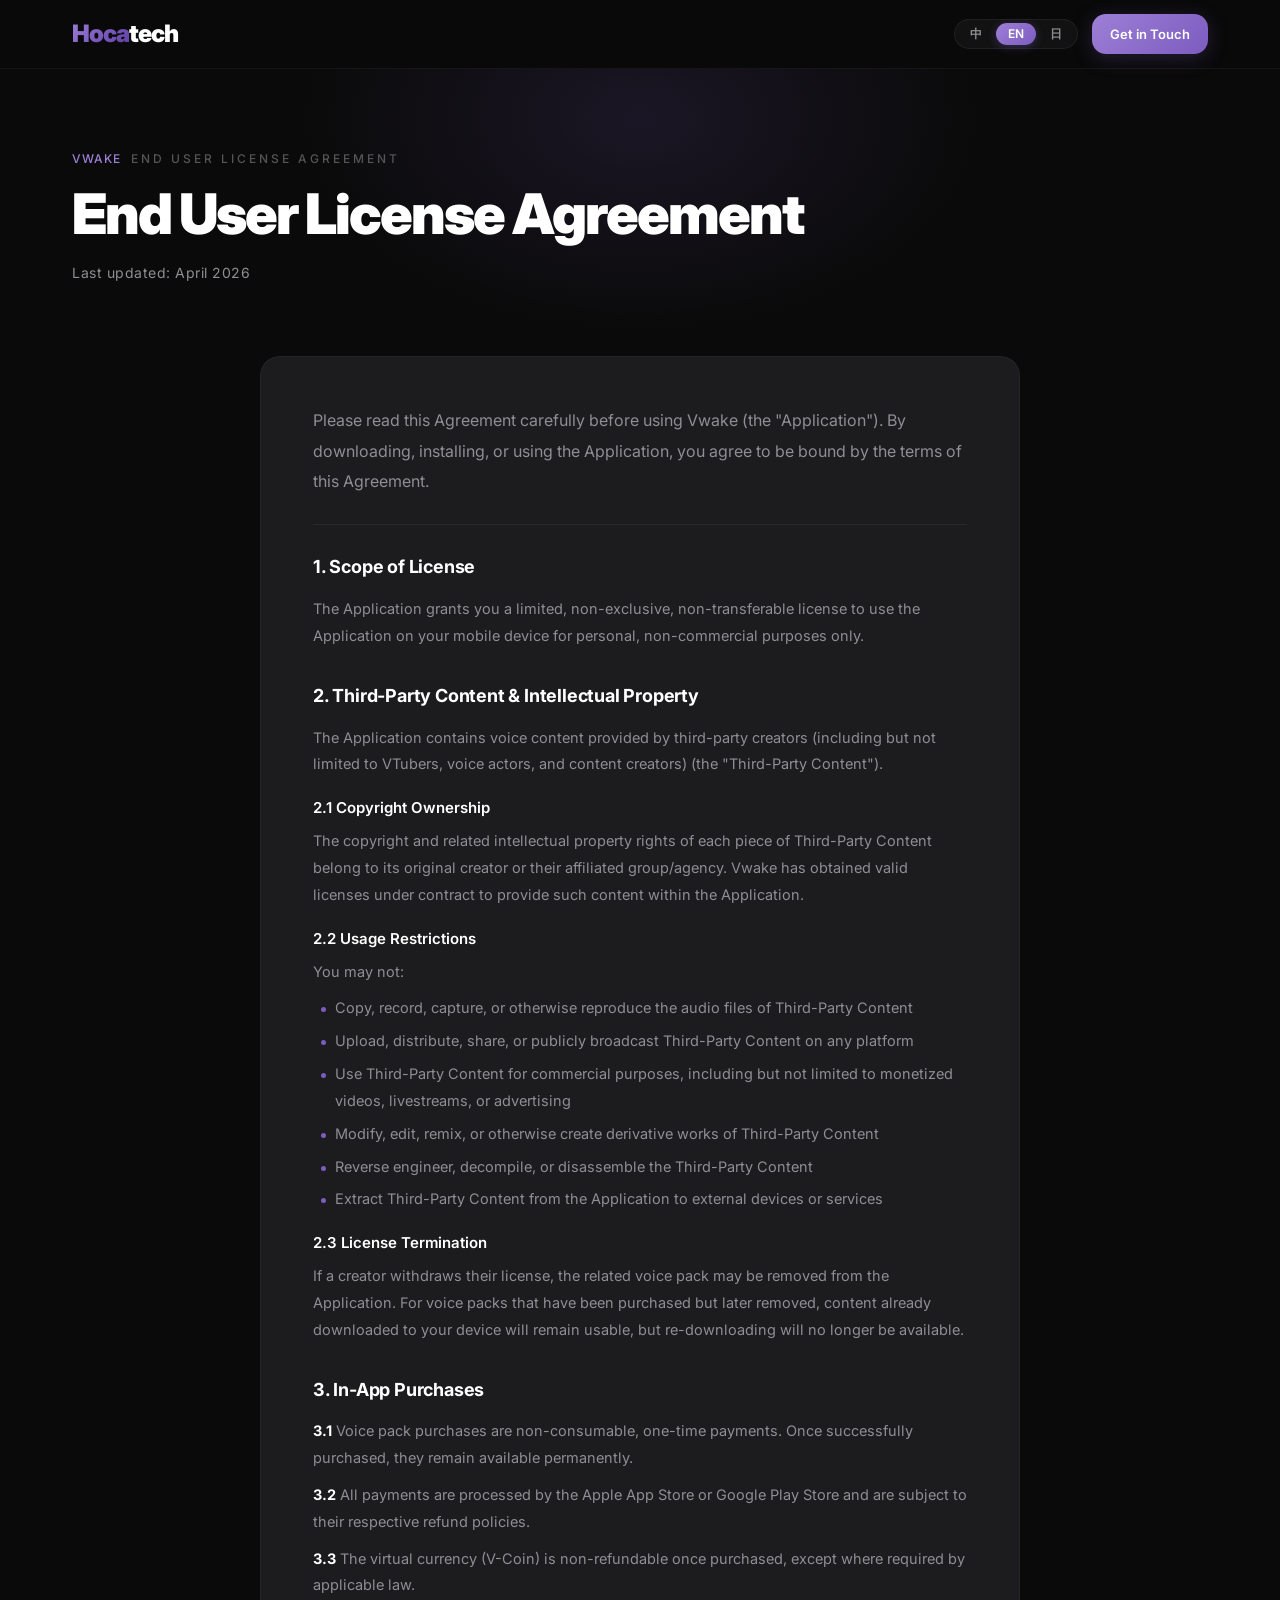
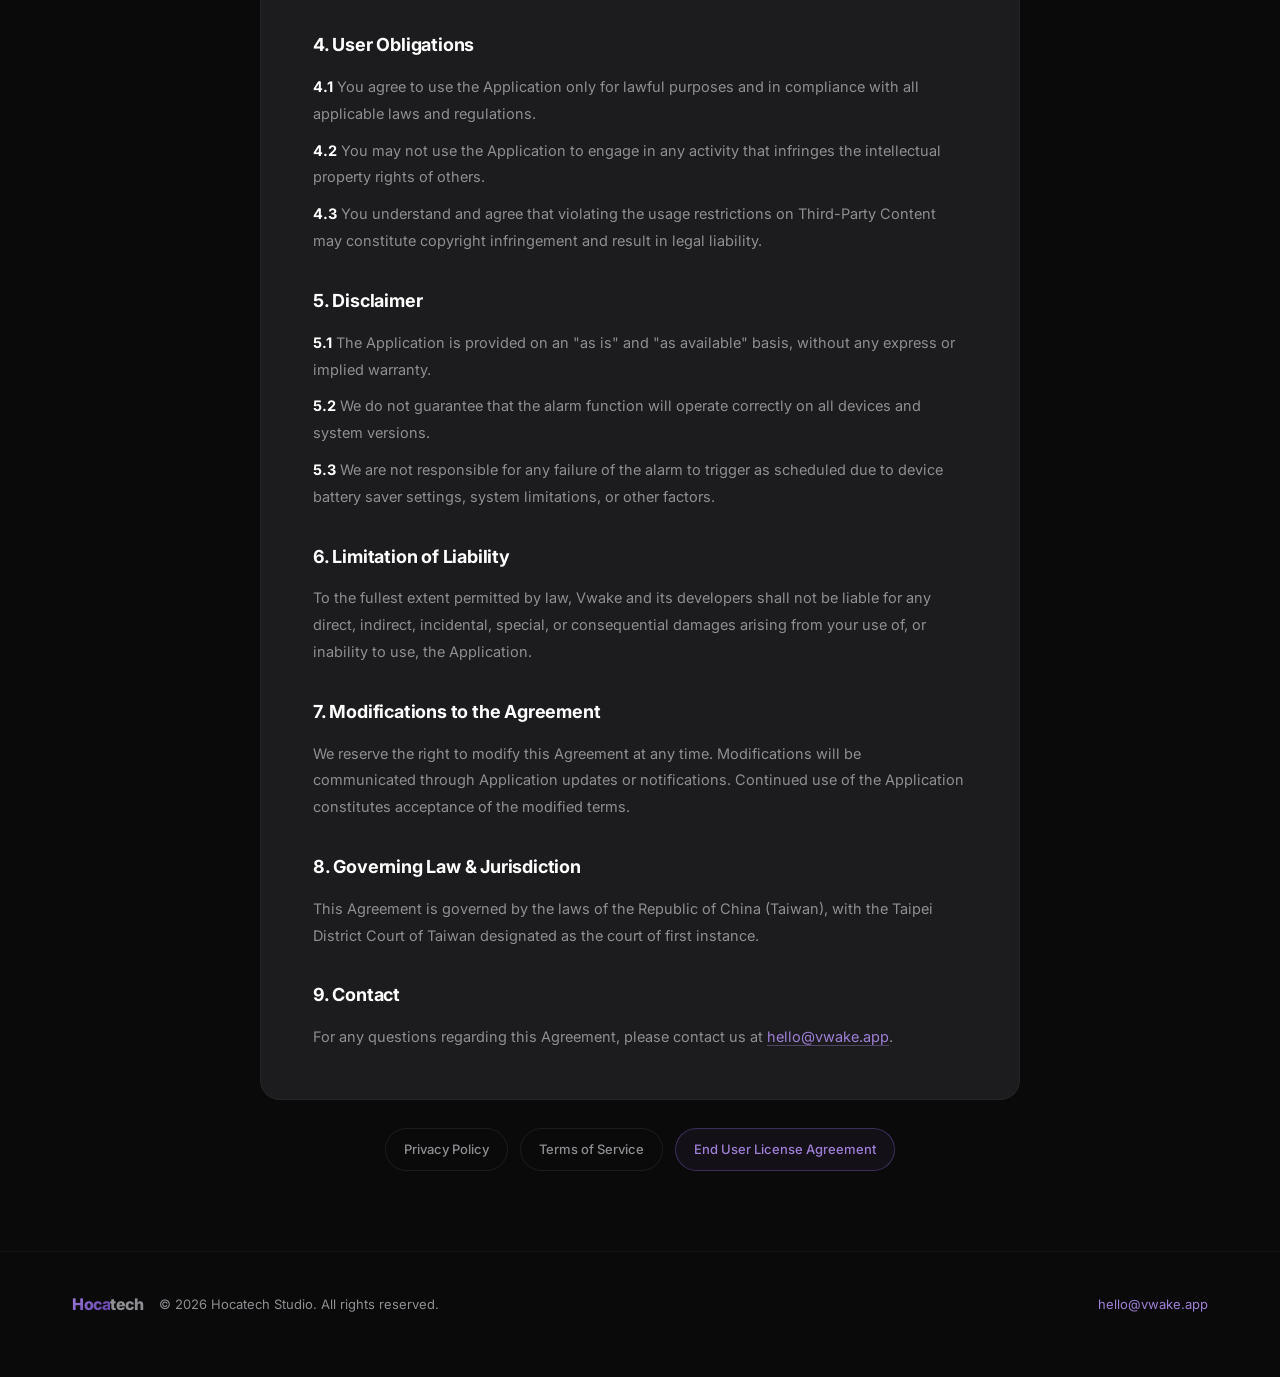
<file: en/eula.html>
<!DOCTYPE html>
<html lang="en">
<head>
<meta charset="UTF-8">
<meta name="viewport" content="width=device-width, initial-scale=1.0">
<title>Vwake End User License Agreement (EULA) · Hocatech</title>
<meta name="description" content="End User License Agreement (EULA) for the Vwake mobile application — developed and operated by Hocatech.">
<meta name="robots" content="index, follow">
<link rel="canonical" href="https://vwake.app/en/eula.html">
<link rel="alternate" hreflang="zh-TW" href="https://vwake.app/eula.html">
<link rel="alternate" hreflang="en" href="https://vwake.app/en/eula.html">
<link rel="alternate" hreflang="ja" href="https://vwake.app/ja/eula.html">
<link rel="alternate" hreflang="x-default" href="https://vwake.app/eula.html">
<link rel="preconnect" href="https://fonts.googleapis.com">
<link rel="preconnect" href="https://fonts.gstatic.com" crossorigin>
<link href="https://fonts.googleapis.com/css2?family=Inter:wght@300;400;600;700;800;900&display=swap" rel="stylesheet">
<link rel="icon" type="image/x-icon" href="/assets/icons/favicon.ico">
<link rel="icon" type="image/png" sizes="16x16" href="/assets/icons/favicon-16.png">
<link rel="icon" type="image/png" sizes="32x32" href="/assets/icons/favicon-32.png">
<link rel="apple-touch-icon" sizes="180x180" href="/assets/icons/apple-touch-icon.png">
<style>
  :root {
    --bg: #0a0a0a;
    --surface: #1C1C1E;
    --surface-2: #2C2C2E;
    --accent: #7C5CBF;
    --accent-light: #9D7FD6;
    --accent-dark: #5E3FA3;
    --text: #FFFFFF;
    --text-muted: #8E8E93;
    --text-label: #555;
    --gradient: linear-gradient(135deg, #9D7FD6 0%, #7C5CBF 50%, #5E3FA3 100%);
    --gradient-soft: linear-gradient(135deg, #9D7FD6 0%, #7C5CBF 100%);
    --glow-sm: 0 4px 20px rgba(124, 92, 191, 0.25);
    --radius-card: 20px;
    --radius-btn: 14px;
  }

  * { margin: 0; padding: 0; box-sizing: border-box; }

  html { scroll-behavior: smooth; }
  @media (prefers-reduced-motion: reduce) { html { scroll-behavior: auto; } }

  body {
    background: var(--bg);
    color: var(--text);
    font-family: 'Inter', -apple-system, BlinkMacSystemFont, 'Segoe UI', 'PingFang TC', 'Noto Sans TC', sans-serif;
    font-weight: 400;
    line-height: 1.6;
    -webkit-font-smoothing: antialiased;
    overflow-x: hidden;
  }

  a { color: inherit; text-decoration: none; }

  .container {
    max-width: 1200px;
    margin: 0 auto;
    padding: 0 32px;
  }

  .nav {
    position: sticky;
    top: 0;
    z-index: 50;
    background: rgba(10, 10, 10, 0.75);
    backdrop-filter: blur(20px);
    -webkit-backdrop-filter: blur(20px);
    border-bottom: 1px solid rgba(255, 255, 255, 0.05);
  }

  .nav-inner {
    display: flex;
    align-items: center;
    justify-content: space-between;
    height: 68px;
  }

  .nav-logo {
    font-size: 24px;
    font-weight: 900;
    letter-spacing: -1px;
    line-height: 1;
  }

  .nav-logo .accent {
    background: var(--gradient);
    -webkit-background-clip: text;
    -webkit-text-fill-color: transparent;
    background-clip: text;
  }

  .nav-links {
    display: flex;
    gap: 36px;
    align-items: center;
  }

  .nav-links a {
    font-size: 14px;
    font-weight: 500;
    color: var(--text-muted);
    transition: color 0.2s ease;
  }

  .nav-links a:hover { color: var(--text); }

  .nav-right {
    display: flex;
    align-items: center;
    gap: 14px;
  }

  .lang-switch {
    display: flex;
    align-items: center;
    gap: 2px;
    font-size: 12px;
    font-weight: 600;
    background: rgba(255, 255, 255, 0.04);
    border: 1px solid rgba(255, 255, 255, 0.06);
    border-radius: 999px;
    padding: 3px;
  }

  .lang-switch a {
    color: var(--text-muted);
    padding: 5px 12px;
    border-radius: 999px;
    transition: all 0.2s ease;
    line-height: 1;
  }

  .lang-switch a:hover { color: var(--text); }

  .lang-switch a.active {
    color: var(--text);
    background: var(--gradient-soft);
    box-shadow: 0 2px 10px rgba(124, 92, 191, 0.35);
  }

  .nav-cta {
    font-size: 13px;
    font-weight: 600;
    padding: 10px 18px;
    border-radius: var(--radius-btn);
    background: var(--gradient-soft);
    color: var(--text);
    box-shadow: var(--glow-sm);
    transition: transform 0.2s ease, box-shadow 0.2s ease;
  }

  .nav-cta:hover {
    transform: translateY(-1px);
    box-shadow: 0 6px 24px rgba(124, 92, 191, 0.4);
  }

  @media (max-width: 640px) {
    .nav-links { display: none; }
  }

  .legal-hero {
    padding: 80px 0 40px;
    position: relative;
    overflow: hidden;
  }

  .legal-hero::before {
    content: '';
    position: absolute;
    top: -200px;
    left: 50%;
    transform: translateX(-50%);
    width: 800px;
    height: 500px;
    background: radial-gradient(ellipse at center, rgba(124, 92, 191, 0.15) 0%, transparent 60%);
    pointer-events: none;
    z-index: 0;
  }

  .legal-hero > * { position: relative; z-index: 1; }

  .legal-eyebrow {
    font-size: 12px;
    color: var(--text-label);
    letter-spacing: 3px;
    text-transform: uppercase;
    font-weight: 500;
    margin-bottom: 16px;
  }

  .legal-eyebrow .accent {
    color: var(--accent-light);
    margin-right: 10px;
    letter-spacing: 1px;
  }

  .legal-title {
    font-size: 56px;
    font-weight: 900;
    letter-spacing: -2px;
    line-height: 1.1;
    margin-bottom: 16px;
  }

  .legal-meta {
    font-size: 14px;
    color: var(--text-muted);
    letter-spacing: 0.5px;
  }

  .legal-back {
    display: inline-flex;
    align-items: center;
    gap: 6px;
    margin-top: 28px;
    font-size: 13px;
    font-weight: 600;
    color: var(--accent-light);
    transition: color 0.2s ease;
  }

  .legal-back:hover { color: var(--text); }

  @media (max-width: 768px) {
    .legal-title { font-size: 38px; letter-spacing: -1.5px; }
    .legal-hero { padding: 56px 0 24px; }
  }

  .legal-body {
    padding: 32px 0 80px;
  }

  .legal-content {
    max-width: 760px;
    margin: 0 auto;
    background: var(--surface);
    border: 1px solid rgba(255, 255, 255, 0.04);
    border-radius: var(--radius-card);
    padding: 48px 52px;
  }

  .legal-intro {
    font-size: 16px;
    color: var(--text-muted);
    line-height: 1.9;
    padding-bottom: 28px;
    margin-bottom: 28px;
    border-bottom: 1px solid rgba(255, 255, 255, 0.06);
  }

  .legal-section {
    margin-bottom: 32px;
  }

  .legal-section:last-child { margin-bottom: 0; }

  .legal-section h2 {
    font-size: 18px;
    font-weight: 700;
    color: var(--text);
    letter-spacing: -0.2px;
    margin-bottom: 14px;
  }

  .legal-section h3 {
    font-size: 15px;
    font-weight: 600;
    color: var(--text);
    margin-top: 18px;
    margin-bottom: 8px;
  }

  .legal-section p {
    font-size: 14.5px;
    color: var(--text-muted);
    line-height: 1.85;
    margin-bottom: 10px;
  }

  .legal-section p:last-child { margin-bottom: 0; }

  .legal-section ul {
    list-style: none;
    margin: 8px 0 12px 4px;
  }

  .legal-section ul li {
    position: relative;
    padding-left: 18px;
    font-size: 14.5px;
    color: var(--text-muted);
    line-height: 1.85;
    margin-bottom: 6px;
  }

  .legal-section ul li::before {
    content: '';
    position: absolute;
    left: 4px;
    top: 12px;
    width: 5px;
    height: 5px;
    border-radius: 50%;
    background: var(--accent);
  }

  .legal-section a {
    color: var(--accent-light);
    text-decoration: underline;
    text-underline-offset: 3px;
    text-decoration-color: rgba(157, 127, 214, 0.4);
    word-break: break-all;
  }

  .legal-section a:hover {
    color: var(--text);
    text-decoration-color: var(--text);
  }

  @media (max-width: 768px) {
    .legal-content { padding: 32px 24px; border-radius: 16px; }
    .legal-section h2 { font-size: 16px; }
    .legal-section p, .legal-section ul li { font-size: 14px; }
  }

  .legal-related {
    max-width: 760px;
    margin: 28px auto 0;
    display: flex;
    gap: 12px;
    flex-wrap: wrap;
    justify-content: center;
  }

  .legal-related a {
    font-size: 13px;
    font-weight: 500;
    color: var(--text-muted);
    padding: 10px 18px;
    border: 1px solid rgba(255, 255, 255, 0.08);
    border-radius: 999px;
    transition: border-color 0.2s ease, color 0.2s ease, background 0.2s ease;
  }

  .legal-related a:hover {
    color: var(--text);
    border-color: rgba(124, 92, 191, 0.4);
  }

  .legal-related a.current {
    color: var(--accent-light);
    border-color: rgba(124, 92, 191, 0.4);
    background: rgba(124, 92, 191, 0.08);
  }

  .footer {
    padding: 40px 0 60px;
    border-top: 1px solid rgba(255, 255, 255, 0.05);
  }

  .footer-inner {
    display: flex;
    align-items: center;
    justify-content: space-between;
    gap: 16px;
    flex-wrap: wrap;
  }

  .footer-left {
    display: flex;
    align-items: center;
    gap: 16px;
    font-size: 13px;
    color: var(--text-muted);
  }

  .footer-logo {
    font-size: 16px;
    font-weight: 800;
    letter-spacing: -0.5px;
  }

  .footer-logo .accent {
    background: var(--gradient);
    -webkit-background-clip: text;
    -webkit-text-fill-color: transparent;
    background-clip: text;
  }

  .footer-right {
    font-size: 13px;
    color: var(--text-muted);
  }

  .footer-right a { color: var(--accent-light); }
  .footer-right a:hover { color: var(--text); }
</style>
</head>
<body>

<header class="nav">
  <div class="container nav-inner">
    <span class="nav-logo"><span class="accent">Hoca</span><span>tech</span></span>
    <div class="nav-right">
      <div class="lang-switch" role="group" aria-label="Language switcher">
        <a href="/eula.html" onclick="localStorage.setItem('hoca_lang','zh')">中</a>
        <a href="/en/eula.html" onclick="localStorage.setItem('hoca_lang','en')" class="active" aria-current="true">EN</a>
        <a href="/ja/eula.html" onclick="localStorage.setItem('hoca_lang','ja')" aria-label="Switch to Japanese">日</a>
      </div>
      <a href="mailto:hello@vwake.app" class="nav-cta">Get in Touch</a>
    </div>
  </div>
</header>

<section class="legal-hero">
  <div class="container">
    <div class="legal-eyebrow"><span class="accent">Vwake</span>End User License Agreement</div>
    <h1 class="legal-title">End User License Agreement</h1>
    <div class="legal-meta">Last updated: April 2026</div>
  </div>
</section>

<article class="legal-body">
  <div class="container">
    <div class="legal-content">
      <p class="legal-intro">Please read this Agreement carefully before using Vwake (the "Application"). By downloading, installing, or using the Application, you agree to be bound by the terms of this Agreement.</p>

      <section class="legal-section">
        <h2>1. Scope of License</h2>
        <p>The Application grants you a limited, non-exclusive, non-transferable license to use the Application on your mobile device for personal, non-commercial purposes only.</p>
      </section>

      <section class="legal-section">
        <h2>2. Third-Party Content &amp; Intellectual Property</h2>
        <p>The Application contains voice content provided by third-party creators (including but not limited to VTubers, voice actors, and content creators) (the "Third-Party Content").</p>

        <h3>2.1 Copyright Ownership</h3>
        <p>The copyright and related intellectual property rights of each piece of Third-Party Content belong to its original creator or their affiliated group/agency. Vwake has obtained valid licenses under contract to provide such content within the Application.</p>

        <h3>2.2 Usage Restrictions</h3>
        <p>You may not:</p>
        <ul>
          <li>Copy, record, capture, or otherwise reproduce the audio files of Third-Party Content</li>
          <li>Upload, distribute, share, or publicly broadcast Third-Party Content on any platform</li>
          <li>Use Third-Party Content for commercial purposes, including but not limited to monetized videos, livestreams, or advertising</li>
          <li>Modify, edit, remix, or otherwise create derivative works of Third-Party Content</li>
          <li>Reverse engineer, decompile, or disassemble the Third-Party Content</li>
          <li>Extract Third-Party Content from the Application to external devices or services</li>
        </ul>

        <h3>2.3 License Termination</h3>
        <p>If a creator withdraws their license, the related voice pack may be removed from the Application. For voice packs that have been purchased but later removed, content already downloaded to your device will remain usable, but re-downloading will no longer be available.</p>
      </section>

      <section class="legal-section">
        <h2>3. In-App Purchases</h2>
        <p><strong style="color: var(--text);">3.1</strong> Voice pack purchases are non-consumable, one-time payments. Once successfully purchased, they remain available permanently.</p>
        <p><strong style="color: var(--text);">3.2</strong> All payments are processed by the Apple App Store or Google Play Store and are subject to their respective refund policies.</p>
        <p><strong style="color: var(--text);">3.3</strong> The virtual currency (V-Coin) is non-refundable once purchased, except where required by applicable law.</p>
      </section>

      <section class="legal-section">
        <h2>4. User Obligations</h2>
        <p><strong style="color: var(--text);">4.1</strong> You agree to use the Application only for lawful purposes and in compliance with all applicable laws and regulations.</p>
        <p><strong style="color: var(--text);">4.2</strong> You may not use the Application to engage in any activity that infringes the intellectual property rights of others.</p>
        <p><strong style="color: var(--text);">4.3</strong> You understand and agree that violating the usage restrictions on Third-Party Content may constitute copyright infringement and result in legal liability.</p>
      </section>

      <section class="legal-section">
        <h2>5. Disclaimer</h2>
        <p><strong style="color: var(--text);">5.1</strong> The Application is provided on an "as is" and "as available" basis, without any express or implied warranty.</p>
        <p><strong style="color: var(--text);">5.2</strong> We do not guarantee that the alarm function will operate correctly on all devices and system versions.</p>
        <p><strong style="color: var(--text);">5.3</strong> We are not responsible for any failure of the alarm to trigger as scheduled due to device battery saver settings, system limitations, or other factors.</p>
      </section>

      <section class="legal-section">
        <h2>6. Limitation of Liability</h2>
        <p>To the fullest extent permitted by law, Vwake and its developers shall not be liable for any direct, indirect, incidental, special, or consequential damages arising from your use of, or inability to use, the Application.</p>
      </section>

      <section class="legal-section">
        <h2>7. Modifications to the Agreement</h2>
        <p>We reserve the right to modify this Agreement at any time. Modifications will be communicated through Application updates or notifications. Continued use of the Application constitutes acceptance of the modified terms.</p>
      </section>

      <section class="legal-section">
        <h2>8. Governing Law &amp; Jurisdiction</h2>
        <p>This Agreement is governed by the laws of the Republic of China (Taiwan), with the Taipei District Court of Taiwan designated as the court of first instance.</p>
      </section>

      <section class="legal-section">
        <h2>9. Contact</h2>
        <p>For any questions regarding this Agreement, please contact us at <a href="mailto:hello@vwake.app">hello@vwake.app</a>.</p>
      </section>
    </div>

    <nav class="legal-related" aria-label="Related documents">
      <a href="/en/privacy.html">Privacy Policy</a>
      <a href="/en/terms.html">Terms of Service</a>
      <a href="/en/eula.html" class="current">End User License Agreement</a>
    </nav>
  </div>
</article>

<footer class="footer">
  <div class="container footer-inner">
    <div class="footer-left">
      <span class="footer-logo"><span class="accent">Hoca</span>tech</span>
      <span>© 2026 Hocatech Studio. All rights reserved.</span>
    </div>
    <div class="footer-right">
      <a href="mailto:hello@vwake.app">hello@vwake.app</a>
    </div>
  </div>
</footer>

</body>
</html>
</file>
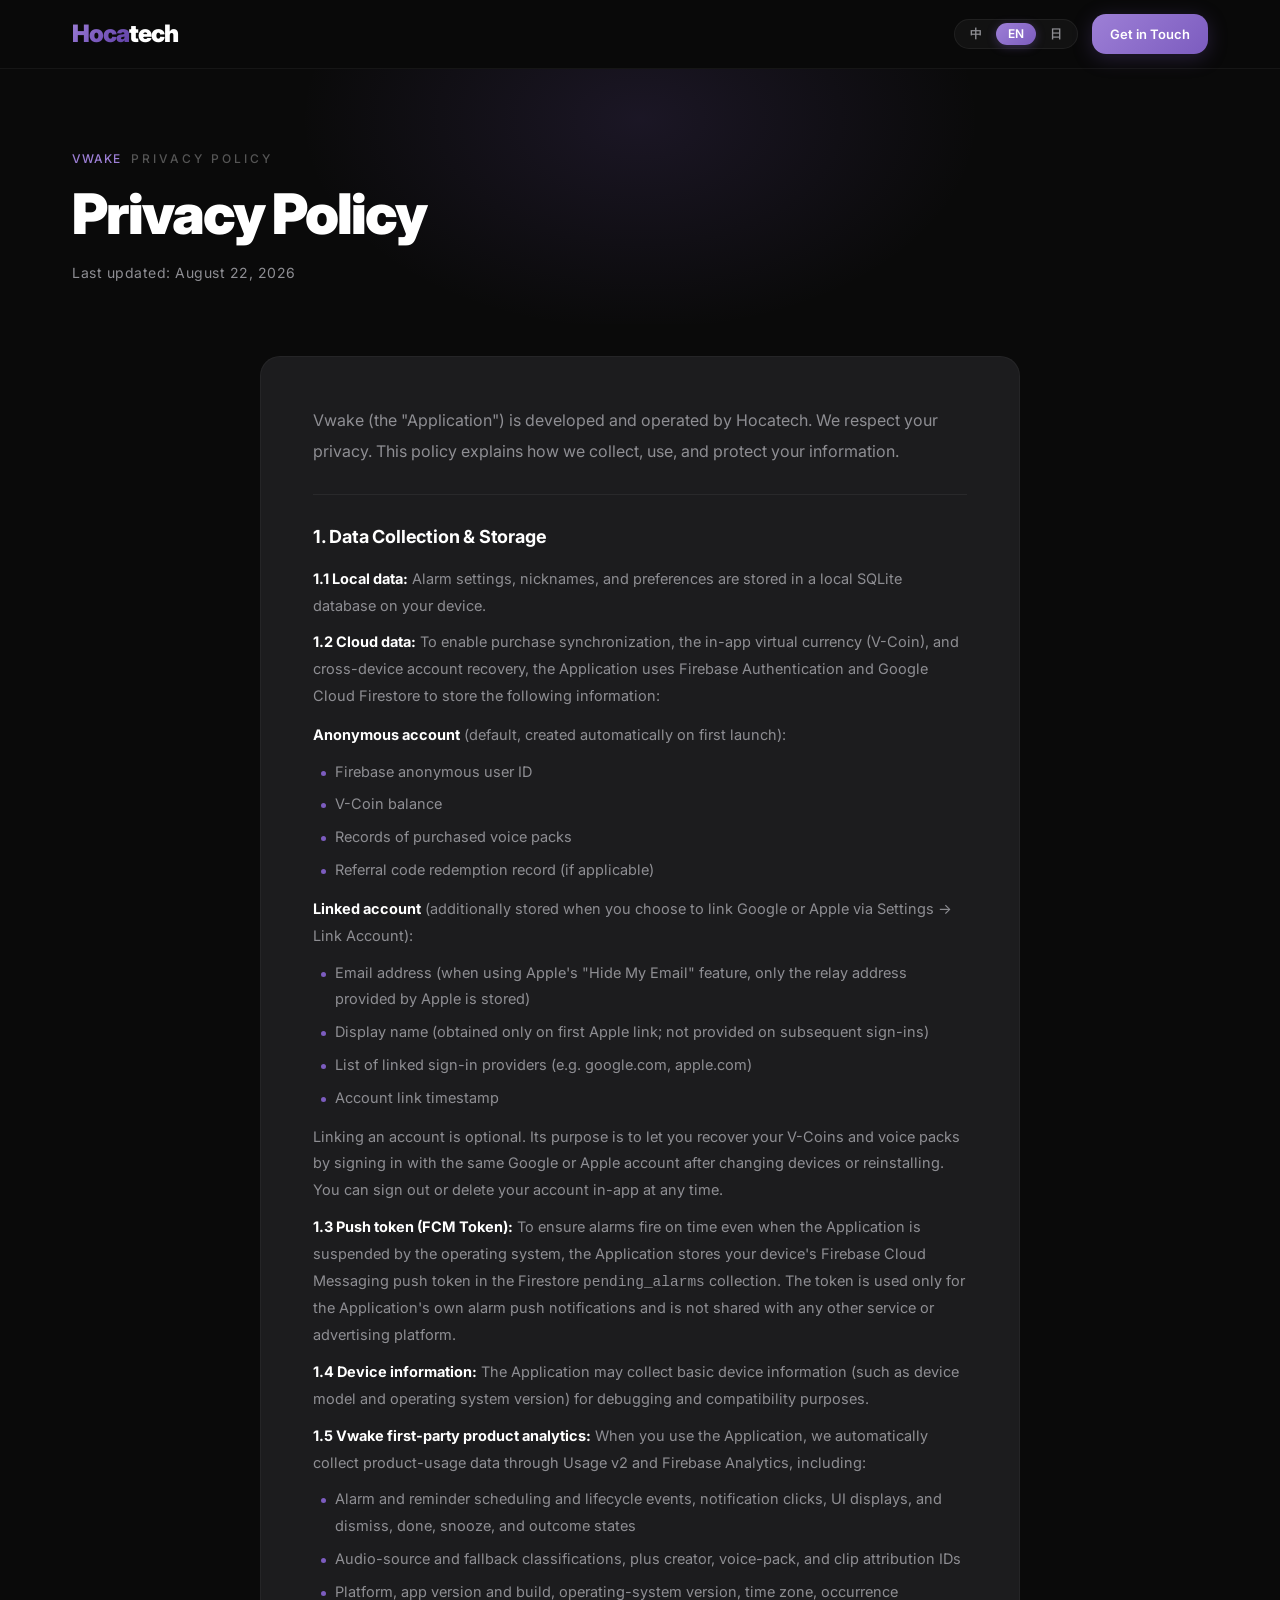
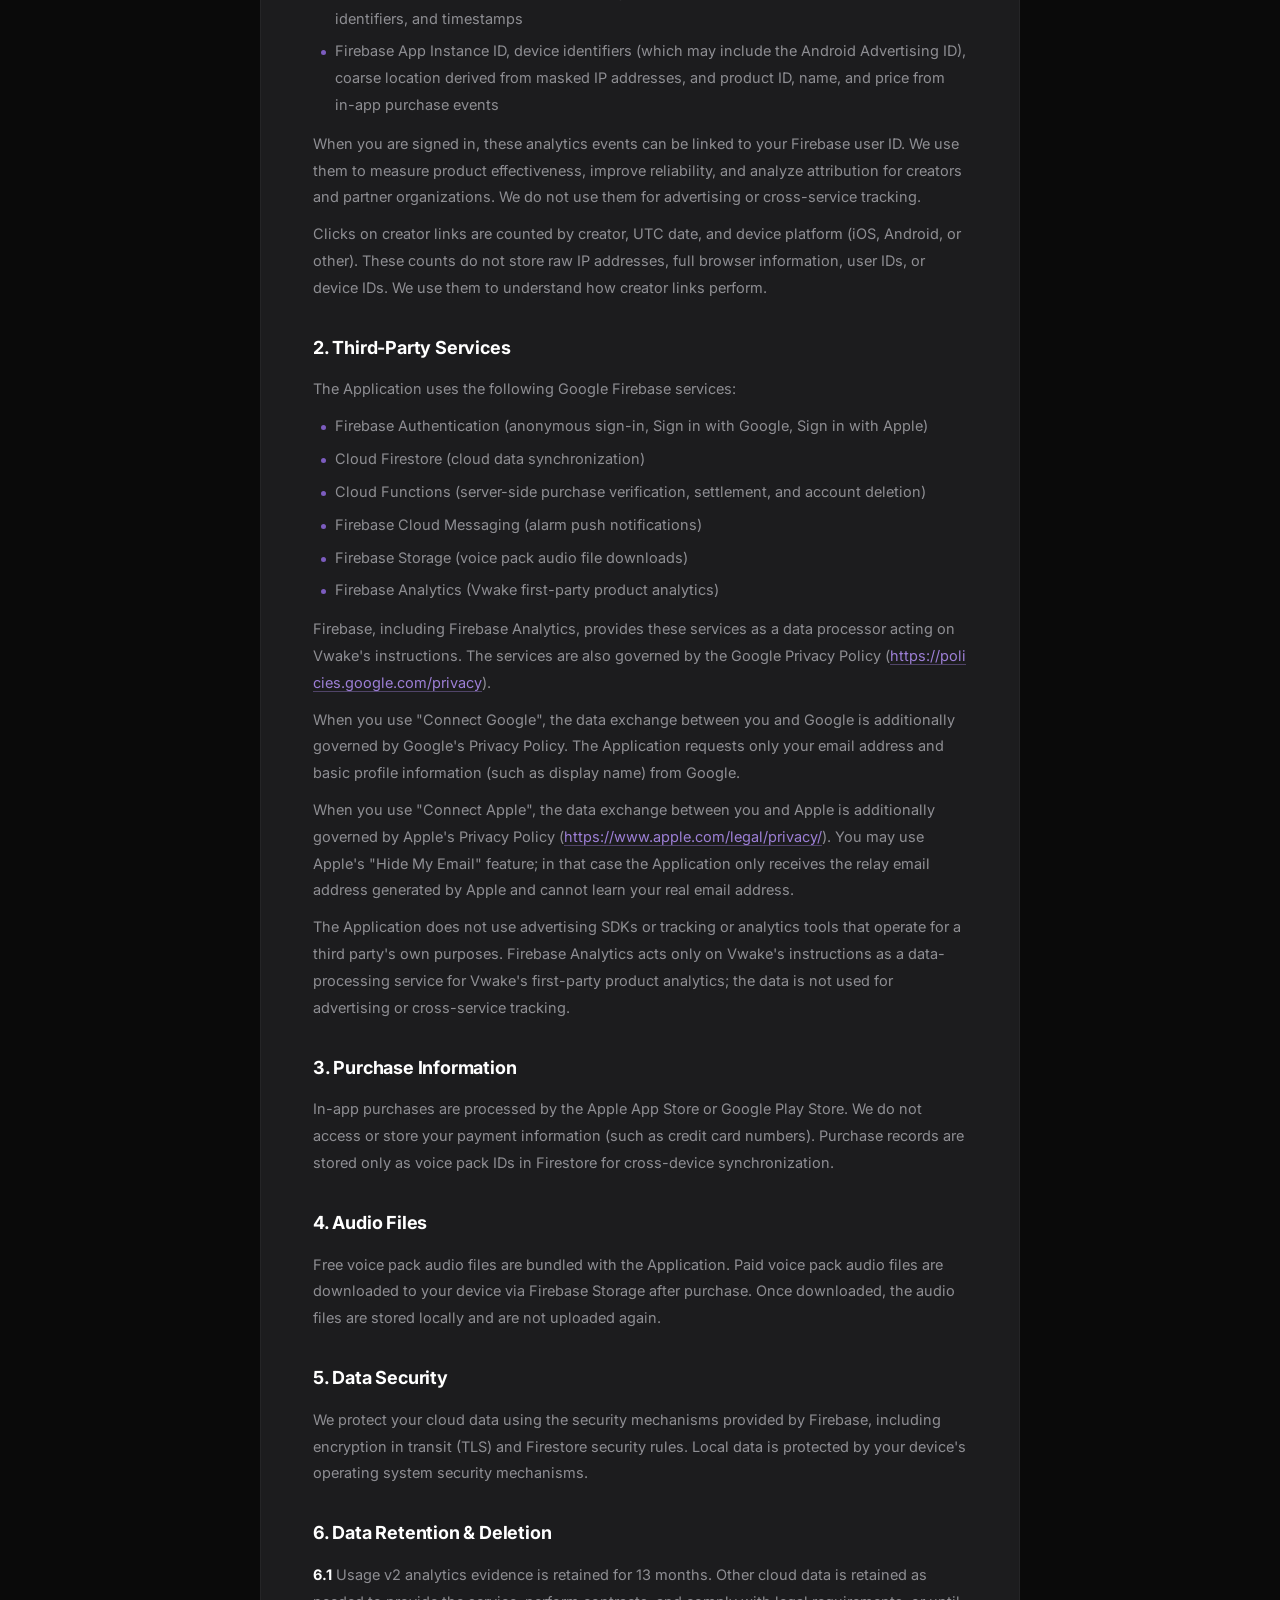
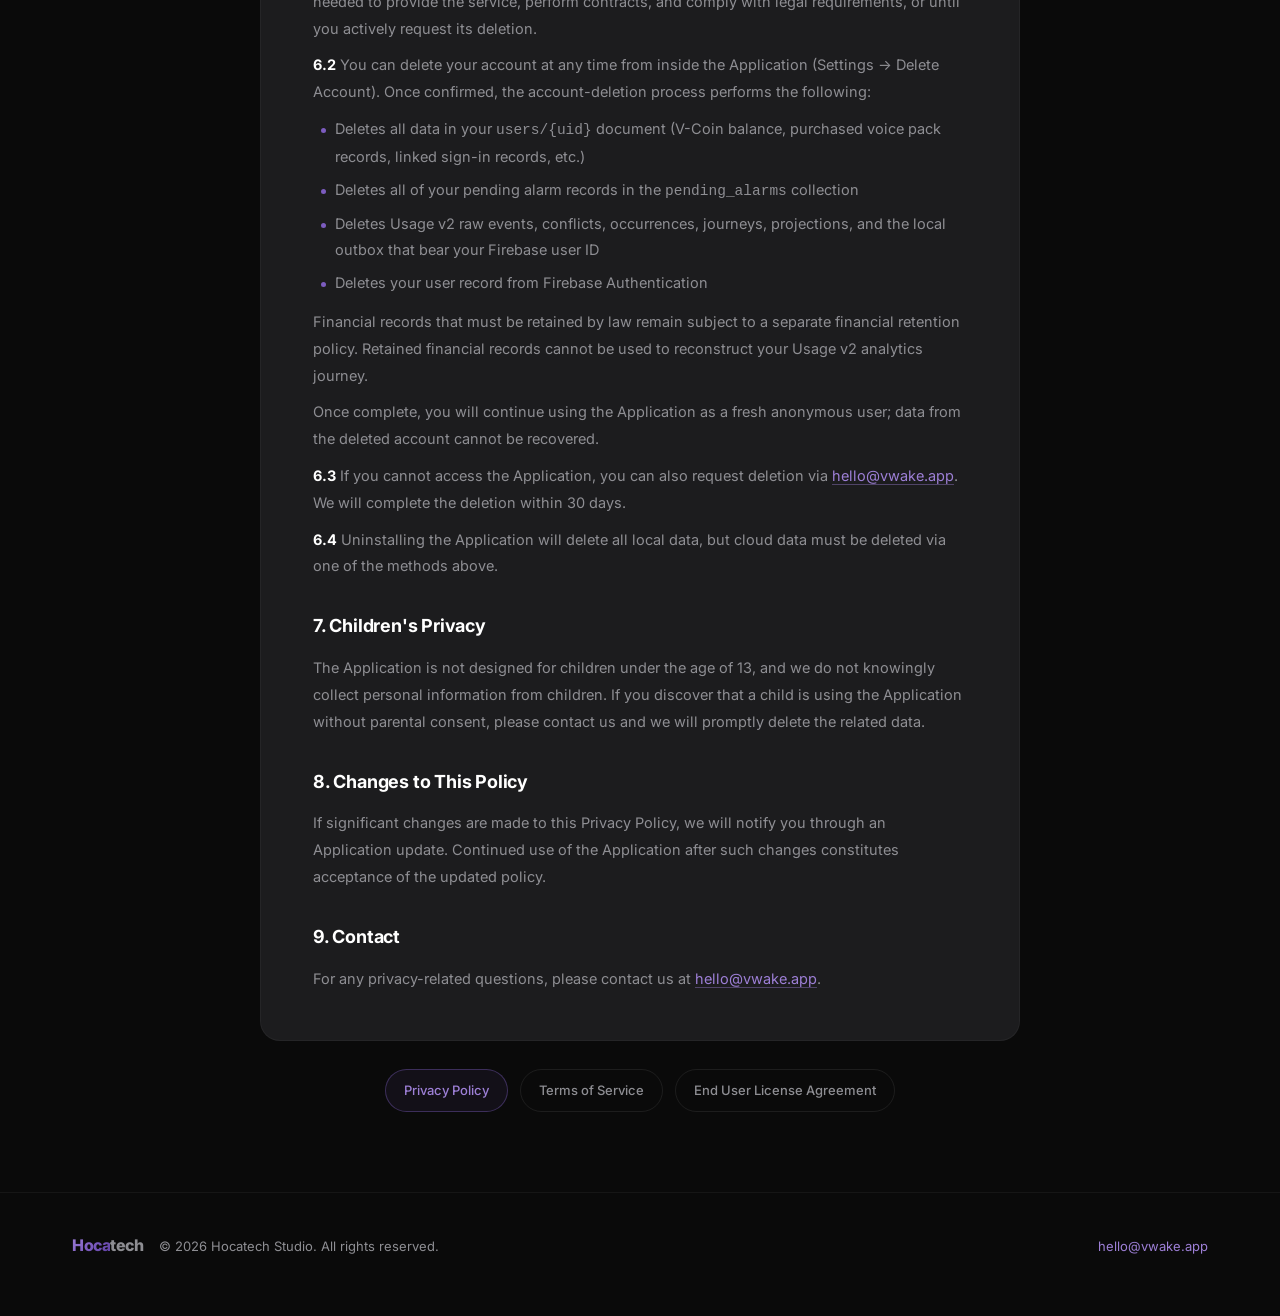
<file: en/privacy.html>
<!DOCTYPE html>
<html lang="en">
<head>
<meta charset="UTF-8">
<meta name="viewport" content="width=device-width, initial-scale=1.0">
<title>Vwake Privacy Policy · Hocatech</title>
<meta name="description" content="Privacy Policy for the Vwake mobile application — developed and operated by Hocatech.">
<meta name="robots" content="index, follow">
<link rel="canonical" href="https://vwake.app/en/privacy.html">
<link rel="alternate" hreflang="zh-TW" href="https://vwake.app/privacy.html">
<link rel="alternate" hreflang="en" href="https://vwake.app/en/privacy.html">
<link rel="alternate" hreflang="ja" href="https://vwake.app/ja/privacy.html">
<link rel="alternate" hreflang="x-default" href="https://vwake.app/privacy.html">
<link rel="preconnect" href="https://fonts.googleapis.com">
<link rel="preconnect" href="https://fonts.gstatic.com" crossorigin>
<link href="https://fonts.googleapis.com/css2?family=Inter:wght@300;400;600;700;800;900&display=swap" rel="stylesheet">
<link rel="icon" type="image/x-icon" href="/assets/icons/favicon.ico">
<link rel="icon" type="image/png" sizes="16x16" href="/assets/icons/favicon-16.png">
<link rel="icon" type="image/png" sizes="32x32" href="/assets/icons/favicon-32.png">
<link rel="apple-touch-icon" sizes="180x180" href="/assets/icons/apple-touch-icon.png">
<style>
  :root {
    --bg: #0a0a0a;
    --surface: #1C1C1E;
    --surface-2: #2C2C2E;
    --accent: #7C5CBF;
    --accent-light: #9D7FD6;
    --accent-dark: #5E3FA3;
    --text: #FFFFFF;
    --text-muted: #8E8E93;
    --text-label: #555;
    --gradient: linear-gradient(135deg, #9D7FD6 0%, #7C5CBF 50%, #5E3FA3 100%);
    --gradient-soft: linear-gradient(135deg, #9D7FD6 0%, #7C5CBF 100%);
    --glow-sm: 0 4px 20px rgba(124, 92, 191, 0.25);
    --radius-card: 20px;
    --radius-btn: 14px;
  }

  * { margin: 0; padding: 0; box-sizing: border-box; }

  html { scroll-behavior: smooth; }
  @media (prefers-reduced-motion: reduce) { html { scroll-behavior: auto; } }

  body {
    background: var(--bg);
    color: var(--text);
    font-family: 'Inter', -apple-system, BlinkMacSystemFont, 'Segoe UI', 'PingFang TC', 'Noto Sans TC', sans-serif;
    font-weight: 400;
    line-height: 1.6;
    -webkit-font-smoothing: antialiased;
    overflow-x: hidden;
  }

  a { color: inherit; text-decoration: none; }

  .container {
    max-width: 1200px;
    margin: 0 auto;
    padding: 0 32px;
  }

  /* ── NAV ── */
  .nav {
    position: sticky;
    top: 0;
    z-index: 50;
    background: rgba(10, 10, 10, 0.75);
    backdrop-filter: blur(20px);
    -webkit-backdrop-filter: blur(20px);
    border-bottom: 1px solid rgba(255, 255, 255, 0.05);
  }

  .nav-inner {
    display: flex;
    align-items: center;
    justify-content: space-between;
    height: 68px;
  }

  .nav-logo {
    font-size: 24px;
    font-weight: 900;
    letter-spacing: -1px;
    line-height: 1;
  }

  .nav-logo .accent {
    background: var(--gradient);
    -webkit-background-clip: text;
    -webkit-text-fill-color: transparent;
    background-clip: text;
  }

  .nav-links {
    display: flex;
    gap: 36px;
    align-items: center;
  }

  .nav-links a {
    font-size: 14px;
    font-weight: 500;
    color: var(--text-muted);
    transition: color 0.2s ease;
  }

  .nav-links a:hover { color: var(--text); }

  .nav-right {
    display: flex;
    align-items: center;
    gap: 14px;
  }

  .lang-switch {
    display: flex;
    align-items: center;
    gap: 2px;
    font-size: 12px;
    font-weight: 600;
    background: rgba(255, 255, 255, 0.04);
    border: 1px solid rgba(255, 255, 255, 0.06);
    border-radius: 999px;
    padding: 3px;
  }

  .lang-switch a {
    color: var(--text-muted);
    padding: 5px 12px;
    border-radius: 999px;
    transition: all 0.2s ease;
    line-height: 1;
  }

  .lang-switch a:hover { color: var(--text); }

  .lang-switch a.active {
    color: var(--text);
    background: var(--gradient-soft);
    box-shadow: 0 2px 10px rgba(124, 92, 191, 0.35);
  }

  .nav-cta {
    font-size: 13px;
    font-weight: 600;
    padding: 10px 18px;
    border-radius: var(--radius-btn);
    background: var(--gradient-soft);
    color: var(--text);
    box-shadow: var(--glow-sm);
    transition: transform 0.2s ease, box-shadow 0.2s ease;
  }

  .nav-cta:hover {
    transform: translateY(-1px);
    box-shadow: 0 6px 24px rgba(124, 92, 191, 0.4);
  }

  @media (max-width: 640px) {
    .nav-links { display: none; }
  }

  /* ── LEGAL HERO ── */
  .legal-hero {
    padding: 80px 0 40px;
    position: relative;
    overflow: hidden;
  }

  .legal-hero::before {
    content: '';
    position: absolute;
    top: -200px;
    left: 50%;
    transform: translateX(-50%);
    width: 800px;
    height: 500px;
    background: radial-gradient(ellipse at center, rgba(124, 92, 191, 0.15) 0%, transparent 60%);
    pointer-events: none;
    z-index: 0;
  }

  .legal-hero > * { position: relative; z-index: 1; }

  .legal-eyebrow {
    font-size: 12px;
    color: var(--text-label);
    letter-spacing: 3px;
    text-transform: uppercase;
    font-weight: 500;
    margin-bottom: 16px;
  }

  .legal-eyebrow .accent {
    color: var(--accent-light);
    margin-right: 10px;
    letter-spacing: 1px;
  }

  .legal-title {
    font-size: 56px;
    font-weight: 900;
    letter-spacing: -2px;
    line-height: 1.1;
    margin-bottom: 16px;
  }

  .legal-meta {
    font-size: 14px;
    color: var(--text-muted);
    letter-spacing: 0.5px;
  }

  .legal-back {
    display: inline-flex;
    align-items: center;
    gap: 6px;
    margin-top: 28px;
    font-size: 13px;
    font-weight: 600;
    color: var(--accent-light);
    transition: color 0.2s ease;
  }

  .legal-back:hover { color: var(--text); }

  @media (max-width: 768px) {
    .legal-title { font-size: 38px; letter-spacing: -1.5px; }
    .legal-hero { padding: 56px 0 24px; }
  }

  /* ── LEGAL BODY ── */
  .legal-body {
    padding: 32px 0 80px;
  }

  .legal-content {
    max-width: 760px;
    margin: 0 auto;
    background: var(--surface);
    border: 1px solid rgba(255, 255, 255, 0.04);
    border-radius: var(--radius-card);
    padding: 48px 52px;
  }

  .legal-intro {
    font-size: 16px;
    color: var(--text-muted);
    line-height: 1.9;
    padding-bottom: 28px;
    margin-bottom: 28px;
    border-bottom: 1px solid rgba(255, 255, 255, 0.06);
  }

  .legal-section {
    margin-bottom: 32px;
  }

  .legal-section:last-child { margin-bottom: 0; }

  .legal-section h2 {
    font-size: 18px;
    font-weight: 700;
    color: var(--text);
    letter-spacing: -0.2px;
    margin-bottom: 14px;
  }

  .legal-section h3 {
    font-size: 15px;
    font-weight: 600;
    color: var(--text);
    margin-top: 18px;
    margin-bottom: 8px;
  }

  .legal-section p {
    font-size: 14.5px;
    color: var(--text-muted);
    line-height: 1.85;
    margin-bottom: 10px;
  }

  .legal-section p:last-child { margin-bottom: 0; }

  .legal-section ul {
    list-style: none;
    margin: 8px 0 12px 4px;
  }

  .legal-section ul li {
    position: relative;
    padding-left: 18px;
    font-size: 14.5px;
    color: var(--text-muted);
    line-height: 1.85;
    margin-bottom: 6px;
  }

  .legal-section ul li::before {
    content: '';
    position: absolute;
    left: 4px;
    top: 12px;
    width: 5px;
    height: 5px;
    border-radius: 50%;
    background: var(--accent);
  }

  .legal-section a {
    color: var(--accent-light);
    text-decoration: underline;
    text-underline-offset: 3px;
    text-decoration-color: rgba(157, 127, 214, 0.4);
    word-break: break-all;
  }

  .legal-section a:hover {
    color: var(--text);
    text-decoration-color: var(--text);
  }

  @media (max-width: 768px) {
    .legal-content { padding: 32px 24px; border-radius: 16px; }
    .legal-section h2 { font-size: 16px; }
    .legal-section p, .legal-section ul li { font-size: 14px; }
  }

  /* ── RELATED LINKS ── */
  .legal-related {
    max-width: 760px;
    margin: 28px auto 0;
    display: flex;
    gap: 12px;
    flex-wrap: wrap;
    justify-content: center;
  }

  .legal-related a {
    font-size: 13px;
    font-weight: 500;
    color: var(--text-muted);
    padding: 10px 18px;
    border: 1px solid rgba(255, 255, 255, 0.08);
    border-radius: 999px;
    transition: border-color 0.2s ease, color 0.2s ease, background 0.2s ease;
  }

  .legal-related a:hover {
    color: var(--text);
    border-color: rgba(124, 92, 191, 0.4);
  }

  .legal-related a.current {
    color: var(--accent-light);
    border-color: rgba(124, 92, 191, 0.4);
    background: rgba(124, 92, 191, 0.08);
  }

  /* ── FOOTER ── */
  .footer {
    padding: 40px 0 60px;
    border-top: 1px solid rgba(255, 255, 255, 0.05);
  }

  .footer-inner {
    display: flex;
    align-items: center;
    justify-content: space-between;
    gap: 16px;
    flex-wrap: wrap;
  }

  .footer-left {
    display: flex;
    align-items: center;
    gap: 16px;
    font-size: 13px;
    color: var(--text-muted);
  }

  .footer-logo {
    font-size: 16px;
    font-weight: 800;
    letter-spacing: -0.5px;
  }

  .footer-logo .accent {
    background: var(--gradient);
    -webkit-background-clip: text;
    -webkit-text-fill-color: transparent;
    background-clip: text;
  }

  .footer-right {
    font-size: 13px;
    color: var(--text-muted);
  }

  .footer-right a { color: var(--accent-light); }
  .footer-right a:hover { color: var(--text); }
</style>
</head>
<body>

<header class="nav">
  <div class="container nav-inner">
    <span class="nav-logo"><span class="accent">Hoca</span><span>tech</span></span>
    <div class="nav-right">
      <div class="lang-switch" role="group" aria-label="Language switcher">
        <a href="/privacy.html" onclick="localStorage.setItem('hoca_lang','zh')">中</a>
        <a href="/en/privacy.html" onclick="localStorage.setItem('hoca_lang','en')" class="active" aria-current="true">EN</a>
        <a href="/ja/privacy.html" onclick="localStorage.setItem('hoca_lang','ja')" aria-label="Switch to Japanese">日</a>
      </div>
      <a href="mailto:hello@vwake.app" class="nav-cta">Get in Touch</a>
    </div>
  </div>
</header>

<section class="legal-hero">
  <div class="container">
    <div class="legal-eyebrow"><span class="accent">Vwake</span>Privacy Policy</div>
    <h1 class="legal-title">Privacy Policy</h1>
    <div class="legal-meta">Last updated: August 22, 2026</div>
  </div>
</section>

<article class="legal-body">
  <div class="container">
    <div class="legal-content">
      <p class="legal-intro">Vwake (the "Application") is developed and operated by Hocatech. We respect your privacy. This policy explains how we collect, use, and protect your information.</p>

      <section class="legal-section">
        <h2>1. Data Collection &amp; Storage</h2>
        <p><strong style="color: var(--text);">1.1 Local data:</strong> Alarm settings, nicknames, and preferences are stored in a local SQLite database on your device.</p>
        <p><strong style="color: var(--text);">1.2 Cloud data:</strong> To enable purchase synchronization, the in-app virtual currency (V-Coin), and cross-device account recovery, the Application uses Firebase Authentication and Google Cloud Firestore to store the following information:</p>
        <p style="margin-top: 12px;"><strong style="color: var(--text);">Anonymous account</strong> (default, created automatically on first launch):</p>
        <ul>
          <li>Firebase anonymous user ID</li>
          <li>V-Coin balance</li>
          <li>Records of purchased voice packs</li>
          <li>Referral code redemption record (if applicable)</li>
        </ul>
        <p style="margin-top: 12px;"><strong style="color: var(--text);">Linked account</strong> (additionally stored when you choose to link Google or Apple via Settings → Link Account):</p>
        <ul>
          <li>Email address (when using Apple's "Hide My Email" feature, only the relay address provided by Apple is stored)</li>
          <li>Display name (obtained only on first Apple link; not provided on subsequent sign-ins)</li>
          <li>List of linked sign-in providers (e.g. google.com, apple.com)</li>
          <li>Account link timestamp</li>
        </ul>
        <p>Linking an account is optional. Its purpose is to let you recover your V-Coins and voice packs by signing in with the same Google or Apple account after changing devices or reinstalling. You can sign out or delete your account in-app at any time.</p>
        <p><strong style="color: var(--text);">1.3 Push token (FCM Token):</strong> To ensure alarms fire on time even when the Application is suspended by the operating system, the Application stores your device's Firebase Cloud Messaging push token in the Firestore <code>pending_alarms</code> collection. The token is used only for the Application's own alarm push notifications and is not shared with any other service or advertising platform.</p>
        <p><strong style="color: var(--text);">1.4 Device information:</strong> The Application may collect basic device information (such as device model and operating system version) for debugging and compatibility purposes.</p>
        <p><strong style="color: var(--text);">1.5 Vwake first-party product analytics:</strong> When you use the Application, we automatically collect product-usage data through Usage v2 and Firebase Analytics, including:</p>
        <ul>
          <li>Alarm and reminder scheduling and lifecycle events, notification clicks, UI displays, and dismiss, done, snooze, and outcome states</li>
          <li>Audio-source and fallback classifications, plus creator, voice-pack, and clip attribution IDs</li>
          <li>Platform, app version and build, operating-system version, time zone, occurrence identifiers, and timestamps</li>
          <li>Firebase App Instance ID, device identifiers (which may include the Android Advertising ID), coarse location derived from masked IP addresses, and product ID, name, and price from in-app purchase events</li>
        </ul>
        <p>When you are signed in, these analytics events can be linked to your Firebase user ID. We use them to measure product effectiveness, improve reliability, and analyze attribution for creators and partner organizations. We do not use them for advertising or cross-service tracking.</p>
        <p>Clicks on creator links are counted by creator, UTC date, and device platform (iOS, Android, or other). These counts do not store raw IP addresses, full browser information, user IDs, or device IDs. We use them to understand how creator links perform.</p>
      </section>

      <section class="legal-section">
        <h2>2. Third-Party Services</h2>
        <p>The Application uses the following Google Firebase services:</p>
        <ul>
          <li>Firebase Authentication (anonymous sign-in, Sign in with Google, Sign in with Apple)</li>
          <li>Cloud Firestore (cloud data synchronization)</li>
          <li>Cloud Functions (server-side purchase verification, settlement, and account deletion)</li>
          <li>Firebase Cloud Messaging (alarm push notifications)</li>
          <li>Firebase Storage (voice pack audio file downloads)</li>
          <li>Firebase Analytics (Vwake first-party product analytics)</li>
        </ul>
        <p>Firebase, including Firebase Analytics, provides these services as a data processor acting on Vwake's instructions. The services are also governed by the Google Privacy Policy (<a href="https://policies.google.com/privacy" target="_blank" rel="noopener">https://policies.google.com/privacy</a>).</p>
        <p>When you use "Connect Google", the data exchange between you and Google is additionally governed by Google's Privacy Policy. The Application requests only your email address and basic profile information (such as display name) from Google.</p>
        <p>When you use "Connect Apple", the data exchange between you and Apple is additionally governed by Apple's Privacy Policy (<a href="https://www.apple.com/legal/privacy/" target="_blank" rel="noopener">https://www.apple.com/legal/privacy/</a>). You may use Apple's "Hide My Email" feature; in that case the Application only receives the relay email address generated by Apple and cannot learn your real email address.</p>
        <p>The Application does not use advertising SDKs or tracking or analytics tools that operate for a third party's own purposes. Firebase Analytics acts only on Vwake's instructions as a data-processing service for Vwake's first-party product analytics; the data is not used for advertising or cross-service tracking.</p>
      </section>

      <section class="legal-section">
        <h2>3. Purchase Information</h2>
        <p>In-app purchases are processed by the Apple App Store or Google Play Store. We do not access or store your payment information (such as credit card numbers). Purchase records are stored only as voice pack IDs in Firestore for cross-device synchronization.</p>
      </section>

      <section class="legal-section">
        <h2>4. Audio Files</h2>
        <p>Free voice pack audio files are bundled with the Application. Paid voice pack audio files are downloaded to your device via Firebase Storage after purchase. Once downloaded, the audio files are stored locally and are not uploaded again.</p>
      </section>

      <section class="legal-section">
        <h2>5. Data Security</h2>
        <p>We protect your cloud data using the security mechanisms provided by Firebase, including encryption in transit (TLS) and Firestore security rules. Local data is protected by your device's operating system security mechanisms.</p>
      </section>

      <section class="legal-section">
        <h2>6. Data Retention &amp; Deletion</h2>
        <p><strong style="color: var(--text);">6.1</strong> Usage v2 analytics evidence is retained for 13 months. Other cloud data is retained as needed to provide the service, perform contracts, and comply with legal requirements, or until you actively request its deletion.</p>
        <p><strong style="color: var(--text);">6.2</strong> You can delete your account at any time from inside the Application (Settings → Delete Account). Once confirmed, the account-deletion process performs the following:</p>
        <ul>
          <li>Deletes all data in your <code>users/{uid}</code> document (V-Coin balance, purchased voice pack records, linked sign-in records, etc.)</li>
          <li>Deletes all of your pending alarm records in the <code>pending_alarms</code> collection</li>
          <li>Deletes Usage v2 raw events, conflicts, occurrences, journeys, projections, and the local outbox that bear your Firebase user ID</li>
          <li>Deletes your user record from Firebase Authentication</li>
        </ul>
        <p>Financial records that must be retained by law remain subject to a separate financial retention policy. Retained financial records cannot be used to reconstruct your Usage v2 analytics journey.</p>
        <p>Once complete, you will continue using the Application as a fresh anonymous user; data from the deleted account cannot be recovered.</p>
        <p><strong style="color: var(--text);">6.3</strong> If you cannot access the Application, you can also request deletion via <a href="mailto:hello@vwake.app">hello@vwake.app</a>. We will complete the deletion within 30 days.</p>
        <p><strong style="color: var(--text);">6.4</strong> Uninstalling the Application will delete all local data, but cloud data must be deleted via one of the methods above.</p>
      </section>

      <section class="legal-section">
        <h2>7. Children's Privacy</h2>
        <p>The Application is not designed for children under the age of 13, and we do not knowingly collect personal information from children. If you discover that a child is using the Application without parental consent, please contact us and we will promptly delete the related data.</p>
      </section>

      <section class="legal-section">
        <h2>8. Changes to This Policy</h2>
        <p>If significant changes are made to this Privacy Policy, we will notify you through an Application update. Continued use of the Application after such changes constitutes acceptance of the updated policy.</p>
      </section>

      <section class="legal-section">
        <h2>9. Contact</h2>
        <p>For any privacy-related questions, please contact us at <a href="mailto:hello@vwake.app">hello@vwake.app</a>.</p>
      </section>
    </div>

    <nav class="legal-related" aria-label="Related documents">
      <a href="/en/privacy.html" class="current">Privacy Policy</a>
      <a href="/en/terms.html">Terms of Service</a>
      <a href="/en/eula.html">End User License Agreement</a>
    </nav>
  </div>
</article>

<footer class="footer">
  <div class="container footer-inner">
    <div class="footer-left">
      <span class="footer-logo"><span class="accent">Hoca</span>tech</span>
      <span>© 2026 Hocatech Studio. All rights reserved.</span>
    </div>
    <div class="footer-right">
      <a href="mailto:hello@vwake.app">hello@vwake.app</a>
    </div>
  </div>
</footer>

</body>
</html>
</file>
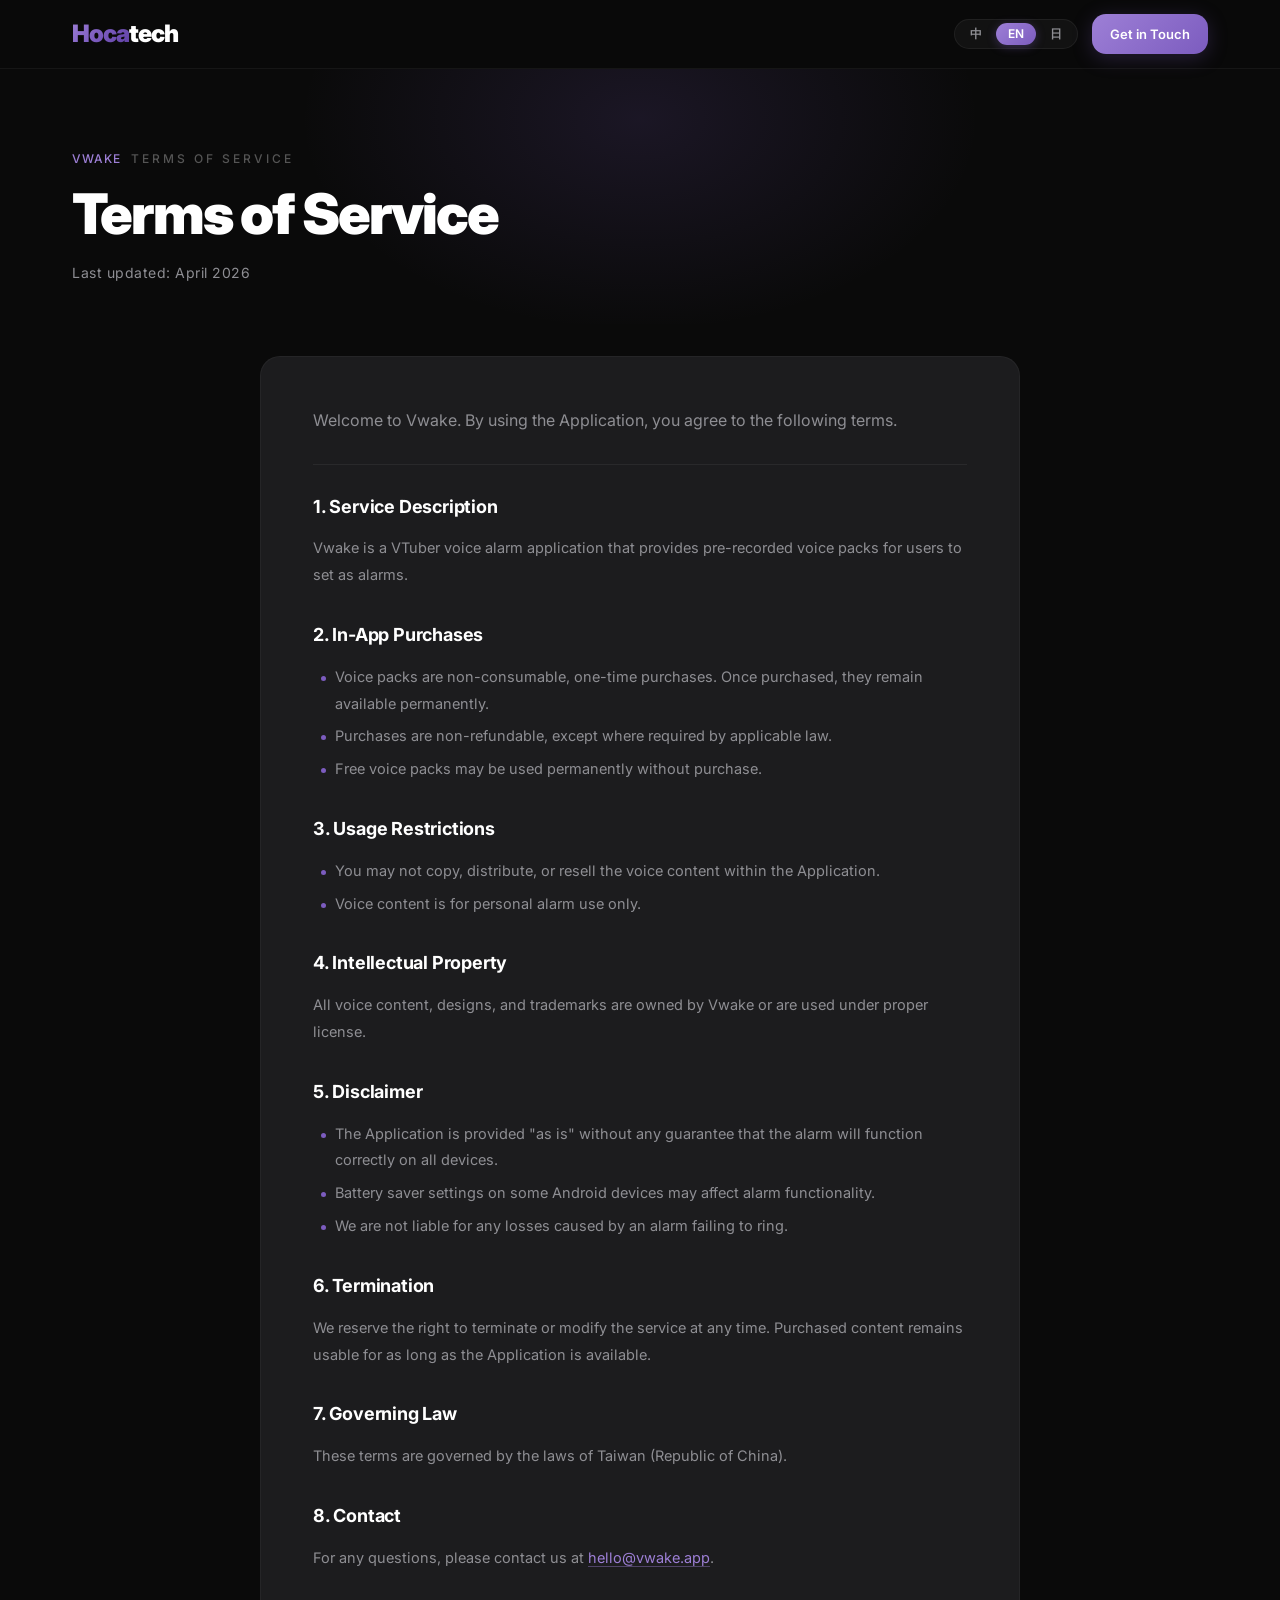
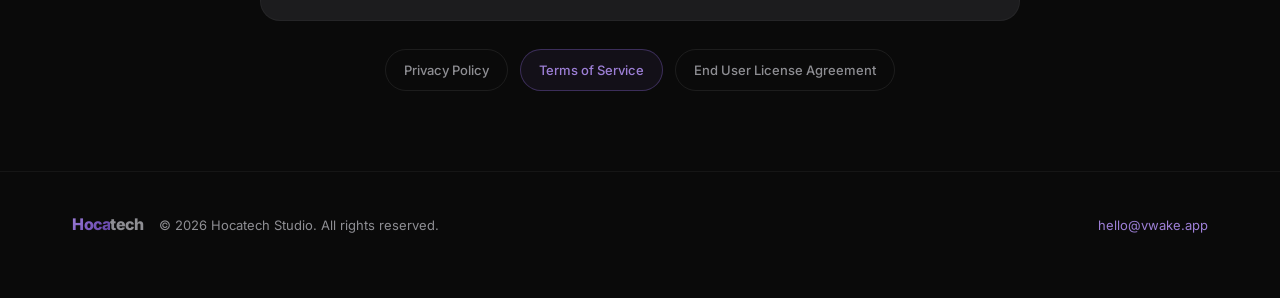
<file: en/terms.html>
<!DOCTYPE html>
<html lang="en">
<head>
<meta charset="UTF-8">
<meta name="viewport" content="width=device-width, initial-scale=1.0">
<title>Vwake Terms of Service · Hocatech</title>
<meta name="description" content="Terms of Service for the Vwake mobile application — developed and operated by Hocatech.">
<meta name="robots" content="index, follow">
<link rel="canonical" href="https://vwake.app/en/terms.html">
<link rel="alternate" hreflang="zh-TW" href="https://vwake.app/terms.html">
<link rel="alternate" hreflang="en" href="https://vwake.app/en/terms.html">
<link rel="alternate" hreflang="ja" href="https://vwake.app/ja/terms.html">
<link rel="alternate" hreflang="x-default" href="https://vwake.app/terms.html">
<link rel="preconnect" href="https://fonts.googleapis.com">
<link rel="preconnect" href="https://fonts.gstatic.com" crossorigin>
<link href="https://fonts.googleapis.com/css2?family=Inter:wght@300;400;600;700;800;900&display=swap" rel="stylesheet">
<link rel="icon" type="image/x-icon" href="/assets/icons/favicon.ico">
<link rel="icon" type="image/png" sizes="16x16" href="/assets/icons/favicon-16.png">
<link rel="icon" type="image/png" sizes="32x32" href="/assets/icons/favicon-32.png">
<link rel="apple-touch-icon" sizes="180x180" href="/assets/icons/apple-touch-icon.png">
<style>
  :root {
    --bg: #0a0a0a;
    --surface: #1C1C1E;
    --surface-2: #2C2C2E;
    --accent: #7C5CBF;
    --accent-light: #9D7FD6;
    --accent-dark: #5E3FA3;
    --text: #FFFFFF;
    --text-muted: #8E8E93;
    --text-label: #555;
    --gradient: linear-gradient(135deg, #9D7FD6 0%, #7C5CBF 50%, #5E3FA3 100%);
    --gradient-soft: linear-gradient(135deg, #9D7FD6 0%, #7C5CBF 100%);
    --glow-sm: 0 4px 20px rgba(124, 92, 191, 0.25);
    --radius-card: 20px;
    --radius-btn: 14px;
  }

  * { margin: 0; padding: 0; box-sizing: border-box; }

  html { scroll-behavior: smooth; }
  @media (prefers-reduced-motion: reduce) { html { scroll-behavior: auto; } }

  body {
    background: var(--bg);
    color: var(--text);
    font-family: 'Inter', -apple-system, BlinkMacSystemFont, 'Segoe UI', 'PingFang TC', 'Noto Sans TC', sans-serif;
    font-weight: 400;
    line-height: 1.6;
    -webkit-font-smoothing: antialiased;
    overflow-x: hidden;
  }

  a { color: inherit; text-decoration: none; }

  .container {
    max-width: 1200px;
    margin: 0 auto;
    padding: 0 32px;
  }

  .nav {
    position: sticky;
    top: 0;
    z-index: 50;
    background: rgba(10, 10, 10, 0.75);
    backdrop-filter: blur(20px);
    -webkit-backdrop-filter: blur(20px);
    border-bottom: 1px solid rgba(255, 255, 255, 0.05);
  }

  .nav-inner {
    display: flex;
    align-items: center;
    justify-content: space-between;
    height: 68px;
  }

  .nav-logo {
    font-size: 24px;
    font-weight: 900;
    letter-spacing: -1px;
    line-height: 1;
  }

  .nav-logo .accent {
    background: var(--gradient);
    -webkit-background-clip: text;
    -webkit-text-fill-color: transparent;
    background-clip: text;
  }

  .nav-links {
    display: flex;
    gap: 36px;
    align-items: center;
  }

  .nav-links a {
    font-size: 14px;
    font-weight: 500;
    color: var(--text-muted);
    transition: color 0.2s ease;
  }

  .nav-links a:hover { color: var(--text); }

  .nav-right {
    display: flex;
    align-items: center;
    gap: 14px;
  }

  .lang-switch {
    display: flex;
    align-items: center;
    gap: 2px;
    font-size: 12px;
    font-weight: 600;
    background: rgba(255, 255, 255, 0.04);
    border: 1px solid rgba(255, 255, 255, 0.06);
    border-radius: 999px;
    padding: 3px;
  }

  .lang-switch a {
    color: var(--text-muted);
    padding: 5px 12px;
    border-radius: 999px;
    transition: all 0.2s ease;
    line-height: 1;
  }

  .lang-switch a:hover { color: var(--text); }

  .lang-switch a.active {
    color: var(--text);
    background: var(--gradient-soft);
    box-shadow: 0 2px 10px rgba(124, 92, 191, 0.35);
  }

  .nav-cta {
    font-size: 13px;
    font-weight: 600;
    padding: 10px 18px;
    border-radius: var(--radius-btn);
    background: var(--gradient-soft);
    color: var(--text);
    box-shadow: var(--glow-sm);
    transition: transform 0.2s ease, box-shadow 0.2s ease;
  }

  .nav-cta:hover {
    transform: translateY(-1px);
    box-shadow: 0 6px 24px rgba(124, 92, 191, 0.4);
  }

  @media (max-width: 640px) {
    .nav-links { display: none; }
  }

  .legal-hero {
    padding: 80px 0 40px;
    position: relative;
    overflow: hidden;
  }

  .legal-hero::before {
    content: '';
    position: absolute;
    top: -200px;
    left: 50%;
    transform: translateX(-50%);
    width: 800px;
    height: 500px;
    background: radial-gradient(ellipse at center, rgba(124, 92, 191, 0.15) 0%, transparent 60%);
    pointer-events: none;
    z-index: 0;
  }

  .legal-hero > * { position: relative; z-index: 1; }

  .legal-eyebrow {
    font-size: 12px;
    color: var(--text-label);
    letter-spacing: 3px;
    text-transform: uppercase;
    font-weight: 500;
    margin-bottom: 16px;
  }

  .legal-eyebrow .accent {
    color: var(--accent-light);
    margin-right: 10px;
    letter-spacing: 1px;
  }

  .legal-title {
    font-size: 56px;
    font-weight: 900;
    letter-spacing: -2px;
    line-height: 1.1;
    margin-bottom: 16px;
  }

  .legal-meta {
    font-size: 14px;
    color: var(--text-muted);
    letter-spacing: 0.5px;
  }

  .legal-back {
    display: inline-flex;
    align-items: center;
    gap: 6px;
    margin-top: 28px;
    font-size: 13px;
    font-weight: 600;
    color: var(--accent-light);
    transition: color 0.2s ease;
  }

  .legal-back:hover { color: var(--text); }

  @media (max-width: 768px) {
    .legal-title { font-size: 38px; letter-spacing: -1.5px; }
    .legal-hero { padding: 56px 0 24px; }
  }

  .legal-body {
    padding: 32px 0 80px;
  }

  .legal-content {
    max-width: 760px;
    margin: 0 auto;
    background: var(--surface);
    border: 1px solid rgba(255, 255, 255, 0.04);
    border-radius: var(--radius-card);
    padding: 48px 52px;
  }

  .legal-intro {
    font-size: 16px;
    color: var(--text-muted);
    line-height: 1.9;
    padding-bottom: 28px;
    margin-bottom: 28px;
    border-bottom: 1px solid rgba(255, 255, 255, 0.06);
  }

  .legal-section {
    margin-bottom: 32px;
  }

  .legal-section:last-child { margin-bottom: 0; }

  .legal-section h2 {
    font-size: 18px;
    font-weight: 700;
    color: var(--text);
    letter-spacing: -0.2px;
    margin-bottom: 14px;
  }

  .legal-section h3 {
    font-size: 15px;
    font-weight: 600;
    color: var(--text);
    margin-top: 18px;
    margin-bottom: 8px;
  }

  .legal-section p {
    font-size: 14.5px;
    color: var(--text-muted);
    line-height: 1.85;
    margin-bottom: 10px;
  }

  .legal-section p:last-child { margin-bottom: 0; }

  .legal-section ul {
    list-style: none;
    margin: 8px 0 12px 4px;
  }

  .legal-section ul li {
    position: relative;
    padding-left: 18px;
    font-size: 14.5px;
    color: var(--text-muted);
    line-height: 1.85;
    margin-bottom: 6px;
  }

  .legal-section ul li::before {
    content: '';
    position: absolute;
    left: 4px;
    top: 12px;
    width: 5px;
    height: 5px;
    border-radius: 50%;
    background: var(--accent);
  }

  .legal-section a {
    color: var(--accent-light);
    text-decoration: underline;
    text-underline-offset: 3px;
    text-decoration-color: rgba(157, 127, 214, 0.4);
    word-break: break-all;
  }

  .legal-section a:hover {
    color: var(--text);
    text-decoration-color: var(--text);
  }

  @media (max-width: 768px) {
    .legal-content { padding: 32px 24px; border-radius: 16px; }
    .legal-section h2 { font-size: 16px; }
    .legal-section p, .legal-section ul li { font-size: 14px; }
  }

  .legal-related {
    max-width: 760px;
    margin: 28px auto 0;
    display: flex;
    gap: 12px;
    flex-wrap: wrap;
    justify-content: center;
  }

  .legal-related a {
    font-size: 13px;
    font-weight: 500;
    color: var(--text-muted);
    padding: 10px 18px;
    border: 1px solid rgba(255, 255, 255, 0.08);
    border-radius: 999px;
    transition: border-color 0.2s ease, color 0.2s ease, background 0.2s ease;
  }

  .legal-related a:hover {
    color: var(--text);
    border-color: rgba(124, 92, 191, 0.4);
  }

  .legal-related a.current {
    color: var(--accent-light);
    border-color: rgba(124, 92, 191, 0.4);
    background: rgba(124, 92, 191, 0.08);
  }

  .footer {
    padding: 40px 0 60px;
    border-top: 1px solid rgba(255, 255, 255, 0.05);
  }

  .footer-inner {
    display: flex;
    align-items: center;
    justify-content: space-between;
    gap: 16px;
    flex-wrap: wrap;
  }

  .footer-left {
    display: flex;
    align-items: center;
    gap: 16px;
    font-size: 13px;
    color: var(--text-muted);
  }

  .footer-logo {
    font-size: 16px;
    font-weight: 800;
    letter-spacing: -0.5px;
  }

  .footer-logo .accent {
    background: var(--gradient);
    -webkit-background-clip: text;
    -webkit-text-fill-color: transparent;
    background-clip: text;
  }

  .footer-right {
    font-size: 13px;
    color: var(--text-muted);
  }

  .footer-right a { color: var(--accent-light); }
  .footer-right a:hover { color: var(--text); }
</style>
</head>
<body>

<header class="nav">
  <div class="container nav-inner">
    <span class="nav-logo"><span class="accent">Hoca</span><span>tech</span></span>
    <div class="nav-right">
      <div class="lang-switch" role="group" aria-label="Language switcher">
        <a href="/terms.html" onclick="localStorage.setItem('hoca_lang','zh')">中</a>
        <a href="/en/terms.html" onclick="localStorage.setItem('hoca_lang','en')" class="active" aria-current="true">EN</a>
        <a href="/ja/terms.html" onclick="localStorage.setItem('hoca_lang','ja')" aria-label="Switch to Japanese">日</a>
      </div>
      <a href="mailto:hello@vwake.app" class="nav-cta">Get in Touch</a>
    </div>
  </div>
</header>

<section class="legal-hero">
  <div class="container">
    <div class="legal-eyebrow"><span class="accent">Vwake</span>Terms of Service</div>
    <h1 class="legal-title">Terms of Service</h1>
    <div class="legal-meta">Last updated: April 2026</div>
  </div>
</section>

<article class="legal-body">
  <div class="container">
    <div class="legal-content">
      <p class="legal-intro">Welcome to Vwake. By using the Application, you agree to the following terms.</p>

      <section class="legal-section">
        <h2>1. Service Description</h2>
        <p>Vwake is a VTuber voice alarm application that provides pre-recorded voice packs for users to set as alarms.</p>
      </section>

      <section class="legal-section">
        <h2>2. In-App Purchases</h2>
        <ul>
          <li>Voice packs are non-consumable, one-time purchases. Once purchased, they remain available permanently.</li>
          <li>Purchases are non-refundable, except where required by applicable law.</li>
          <li>Free voice packs may be used permanently without purchase.</li>
        </ul>
      </section>

      <section class="legal-section">
        <h2>3. Usage Restrictions</h2>
        <ul>
          <li>You may not copy, distribute, or resell the voice content within the Application.</li>
          <li>Voice content is for personal alarm use only.</li>
        </ul>
      </section>

      <section class="legal-section">
        <h2>4. Intellectual Property</h2>
        <p>All voice content, designs, and trademarks are owned by Vwake or are used under proper license.</p>
      </section>

      <section class="legal-section">
        <h2>5. Disclaimer</h2>
        <ul>
          <li>The Application is provided "as is" without any guarantee that the alarm will function correctly on all devices.</li>
          <li>Battery saver settings on some Android devices may affect alarm functionality.</li>
          <li>We are not liable for any losses caused by an alarm failing to ring.</li>
        </ul>
      </section>

      <section class="legal-section">
        <h2>6. Termination</h2>
        <p>We reserve the right to terminate or modify the service at any time. Purchased content remains usable for as long as the Application is available.</p>
      </section>

      <section class="legal-section">
        <h2>7. Governing Law</h2>
        <p>These terms are governed by the laws of Taiwan (Republic of China).</p>
      </section>

      <section class="legal-section">
        <h2>8. Contact</h2>
        <p>For any questions, please contact us at <a href="mailto:hello@vwake.app">hello@vwake.app</a>.</p>
      </section>
    </div>

    <nav class="legal-related" aria-label="Related documents">
      <a href="/en/privacy.html">Privacy Policy</a>
      <a href="/en/terms.html" class="current">Terms of Service</a>
      <a href="/en/eula.html">End User License Agreement</a>
    </nav>
  </div>
</article>

<footer class="footer">
  <div class="container footer-inner">
    <div class="footer-left">
      <span class="footer-logo"><span class="accent">Hoca</span>tech</span>
      <span>© 2026 Hocatech Studio. All rights reserved.</span>
    </div>
    <div class="footer-right">
      <a href="mailto:hello@vwake.app">hello@vwake.app</a>
    </div>
  </div>
</footer>

</body>
</html>
</file>
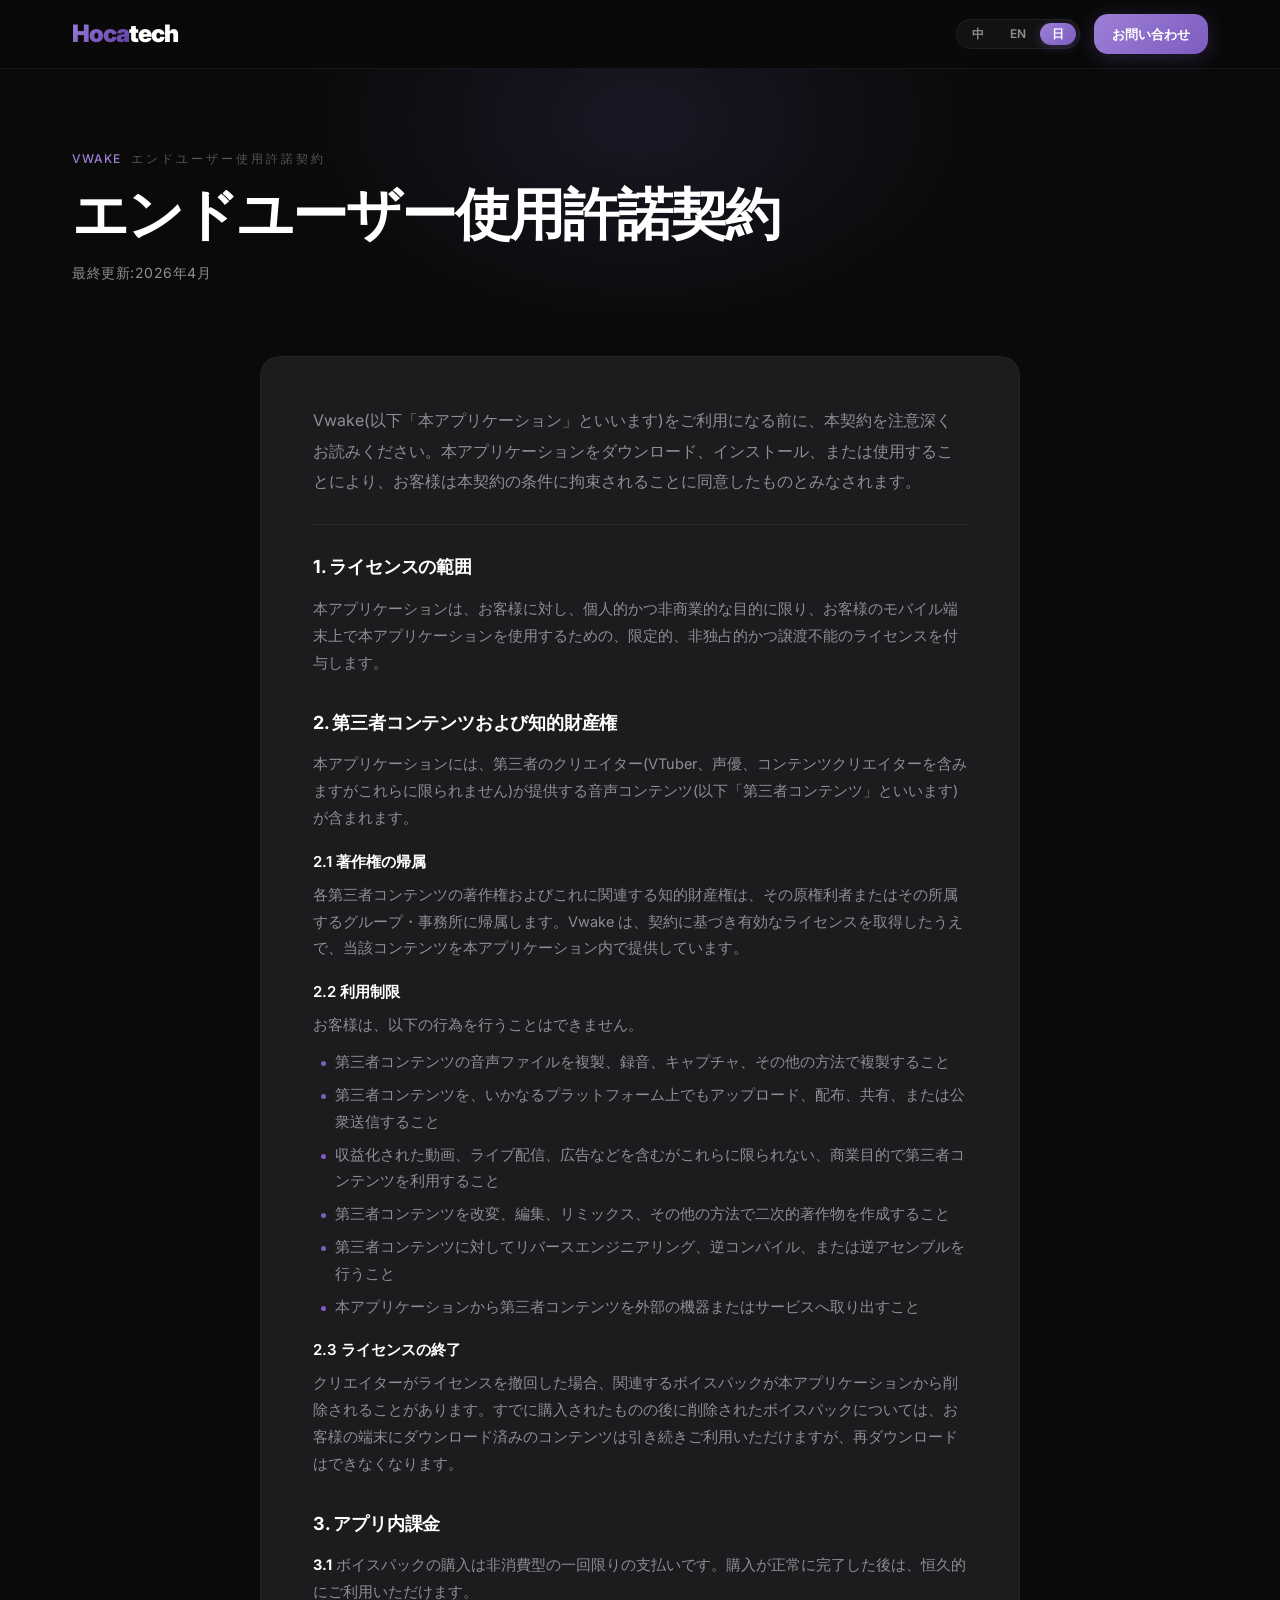
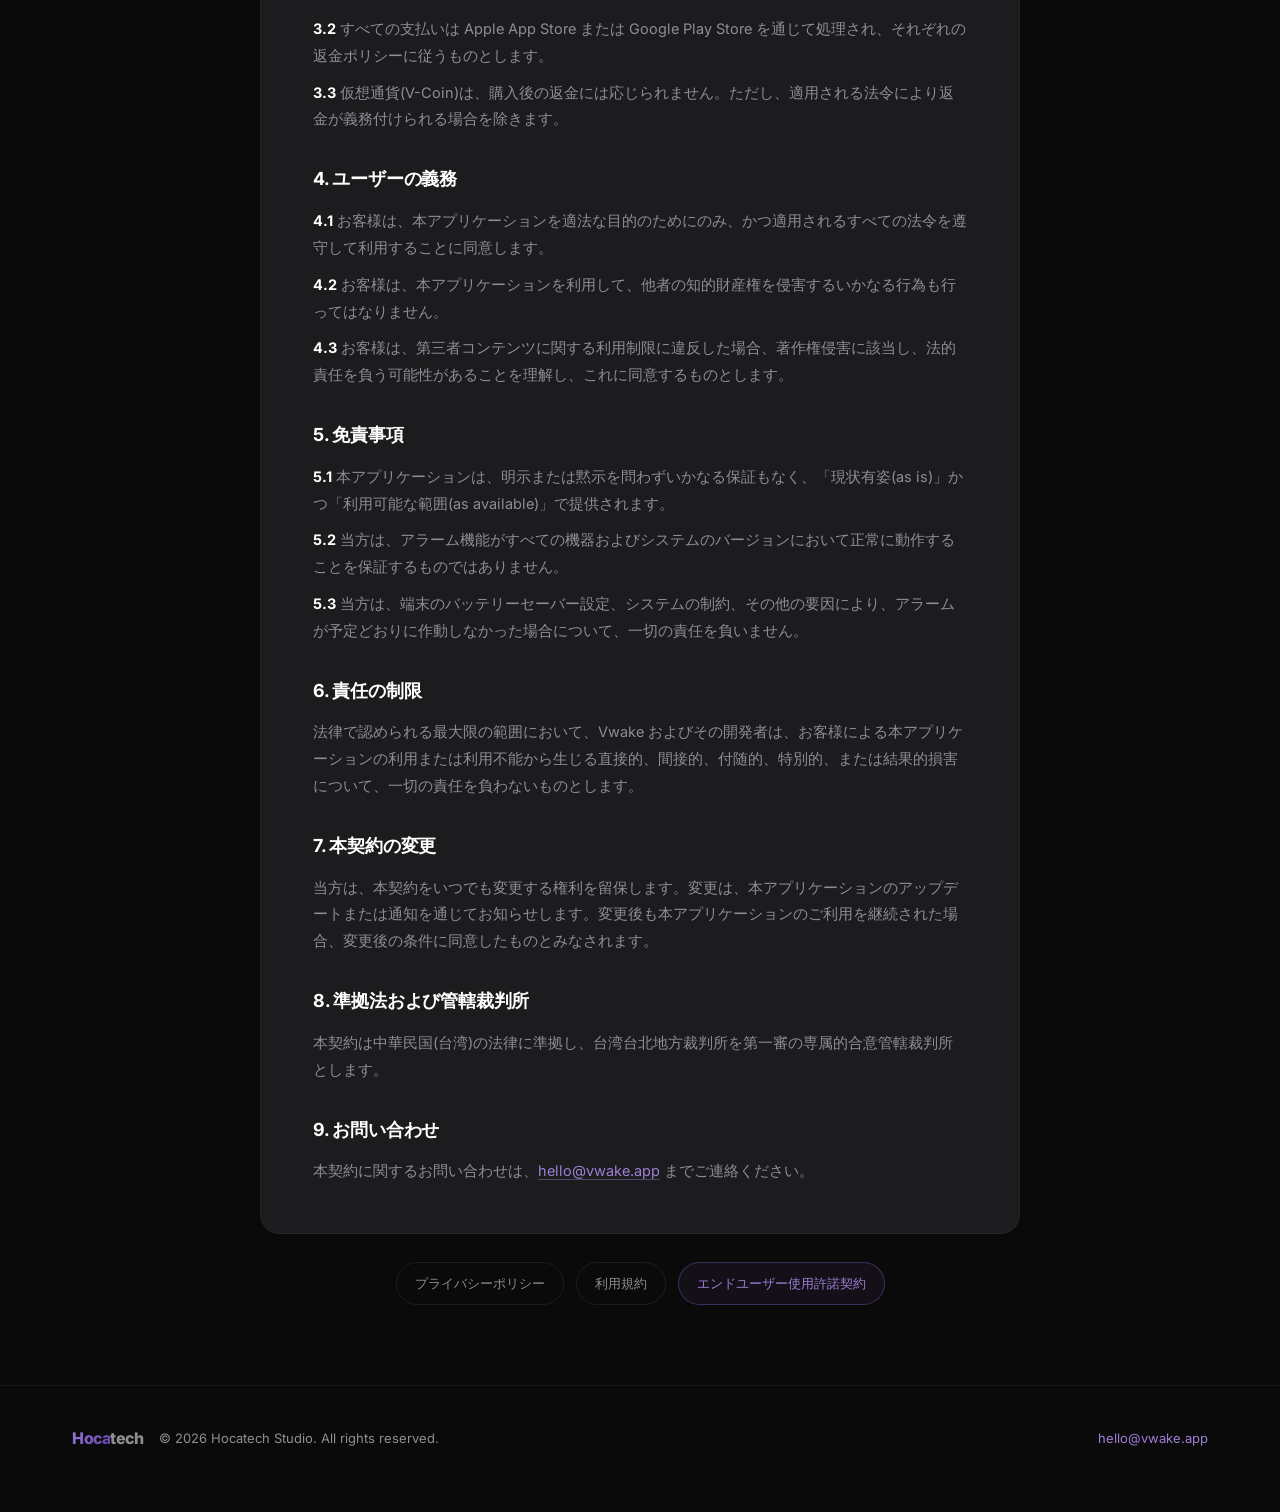
<file: ja/eula.html>
<!DOCTYPE html>
<html lang="ja">
<head>
<meta charset="UTF-8">
<meta name="viewport" content="width=device-width, initial-scale=1.0">
<title>使用許諾契約(EULA)| Vwake · Hocatech</title>
<meta name="description" content="Hocatech が開発・運営するモバイルアプリ「Vwake」のエンドユーザー使用許諾契約(EULA)です。">
<meta name="robots" content="index, follow">
<link rel="canonical" href="https://vwake.app/ja/eula.html">
<link rel="alternate" hreflang="zh-TW" href="https://vwake.app/eula.html">
<link rel="alternate" hreflang="en" href="https://vwake.app/en/eula.html">
<link rel="alternate" hreflang="ja" href="https://vwake.app/ja/eula.html">
<link rel="alternate" hreflang="x-default" href="https://vwake.app/eula.html">
<meta property="og:locale" content="ja_JP">
<meta property="og:url" content="https://vwake.app/ja/eula.html">
<meta property="og:title" content="使用許諾契約(EULA)| Vwake">
<meta property="og:description" content="Hocatech が開発・運営するモバイルアプリ「Vwake」のエンドユーザー使用許諾契約(EULA)です。">
<meta name="twitter:title" content="使用許諾契約(EULA)| Vwake">
<meta name="twitter:description" content="Hocatech が開発・運営するモバイルアプリ「Vwake」のエンドユーザー使用許諾契約(EULA)です。">
<link rel="preconnect" href="https://fonts.googleapis.com">
<link rel="preconnect" href="https://fonts.gstatic.com" crossorigin>
<link href="https://fonts.googleapis.com/css2?family=Inter:wght@300;400;600;700;800;900&display=swap" rel="stylesheet">
<link rel="icon" type="image/x-icon" href="/assets/icons/favicon.ico">
<link rel="icon" type="image/png" sizes="16x16" href="/assets/icons/favicon-16.png">
<link rel="icon" type="image/png" sizes="32x32" href="/assets/icons/favicon-32.png">
<link rel="apple-touch-icon" sizes="180x180" href="/assets/icons/apple-touch-icon.png">
<style>
  :root {
    --bg: #0a0a0a;
    --surface: #1C1C1E;
    --surface-2: #2C2C2E;
    --accent: #7C5CBF;
    --accent-light: #9D7FD6;
    --accent-dark: #5E3FA3;
    --text: #FFFFFF;
    --text-muted: #8E8E93;
    --text-label: #555;
    --gradient: linear-gradient(135deg, #9D7FD6 0%, #7C5CBF 50%, #5E3FA3 100%);
    --gradient-soft: linear-gradient(135deg, #9D7FD6 0%, #7C5CBF 100%);
    --glow-sm: 0 4px 20px rgba(124, 92, 191, 0.25);
    --radius-card: 20px;
    --radius-btn: 14px;
  }

  * { margin: 0; padding: 0; box-sizing: border-box; }

  html { scroll-behavior: smooth; }
  @media (prefers-reduced-motion: reduce) { html { scroll-behavior: auto; } }

  body {
    background: var(--bg);
    color: var(--text);
    font-family: 'Inter', -apple-system, BlinkMacSystemFont, 'Segoe UI', 'PingFang TC', 'Noto Sans TC', sans-serif;
    font-weight: 400;
    line-height: 1.6;
    -webkit-font-smoothing: antialiased;
    overflow-x: hidden;
  }

  a { color: inherit; text-decoration: none; }

  .container {
    max-width: 1200px;
    margin: 0 auto;
    padding: 0 32px;
  }

  .nav {
    position: sticky;
    top: 0;
    z-index: 50;
    background: rgba(10, 10, 10, 0.75);
    backdrop-filter: blur(20px);
    -webkit-backdrop-filter: blur(20px);
    border-bottom: 1px solid rgba(255, 255, 255, 0.05);
  }

  .nav-inner {
    display: flex;
    align-items: center;
    justify-content: space-between;
    height: 68px;
  }

  .nav-logo {
    font-size: 24px;
    font-weight: 900;
    letter-spacing: -1px;
    line-height: 1;
  }

  .nav-logo .accent {
    background: var(--gradient);
    -webkit-background-clip: text;
    -webkit-text-fill-color: transparent;
    background-clip: text;
  }

  .nav-links {
    display: flex;
    gap: 36px;
    align-items: center;
  }

  .nav-links a {
    font-size: 14px;
    font-weight: 500;
    color: var(--text-muted);
    transition: color 0.2s ease;
  }

  .nav-links a:hover { color: var(--text); }

  .nav-right {
    display: flex;
    align-items: center;
    gap: 14px;
  }

  .lang-switch {
    display: flex;
    align-items: center;
    gap: 2px;
    font-size: 12px;
    font-weight: 600;
    background: rgba(255, 255, 255, 0.04);
    border: 1px solid rgba(255, 255, 255, 0.06);
    border-radius: 999px;
    padding: 3px;
  }

  .lang-switch a {
    color: var(--text-muted);
    padding: 5px 12px;
    border-radius: 999px;
    transition: all 0.2s ease;
    line-height: 1;
  }

  .lang-switch a:hover { color: var(--text); }

  .lang-switch a.active {
    color: var(--text);
    background: var(--gradient-soft);
    box-shadow: 0 2px 10px rgba(124, 92, 191, 0.35);
  }

  .nav-cta {
    font-size: 13px;
    font-weight: 600;
    padding: 10px 18px;
    border-radius: var(--radius-btn);
    background: var(--gradient-soft);
    color: var(--text);
    box-shadow: var(--glow-sm);
    transition: transform 0.2s ease, box-shadow 0.2s ease;
  }

  .nav-cta:hover {
    transform: translateY(-1px);
    box-shadow: 0 6px 24px rgba(124, 92, 191, 0.4);
  }

  @media (max-width: 640px) {
    .nav-links { display: none; }
  }

  .legal-hero {
    padding: 80px 0 40px;
    position: relative;
    overflow: hidden;
  }

  .legal-hero::before {
    content: '';
    position: absolute;
    top: -200px;
    left: 50%;
    transform: translateX(-50%);
    width: 800px;
    height: 500px;
    background: radial-gradient(ellipse at center, rgba(124, 92, 191, 0.15) 0%, transparent 60%);
    pointer-events: none;
    z-index: 0;
  }

  .legal-hero > * { position: relative; z-index: 1; }

  .legal-eyebrow {
    font-size: 12px;
    color: var(--text-label);
    letter-spacing: 3px;
    text-transform: uppercase;
    font-weight: 500;
    margin-bottom: 16px;
  }

  .legal-eyebrow .accent {
    color: var(--accent-light);
    margin-right: 10px;
    letter-spacing: 1px;
  }

  .legal-title {
    font-size: 56px;
    font-weight: 900;
    letter-spacing: -2px;
    line-height: 1.1;
    margin-bottom: 16px;
  }

  .legal-meta {
    font-size: 14px;
    color: var(--text-muted);
    letter-spacing: 0.5px;
  }

  .legal-back {
    display: inline-flex;
    align-items: center;
    gap: 6px;
    margin-top: 28px;
    font-size: 13px;
    font-weight: 600;
    color: var(--accent-light);
    transition: color 0.2s ease;
  }

  .legal-back:hover { color: var(--text); }

  @media (max-width: 768px) {
    .legal-title { font-size: 38px; letter-spacing: -1.5px; }
    .legal-hero { padding: 56px 0 24px; }
  }

  .legal-body {
    padding: 32px 0 80px;
  }

  .legal-content {
    max-width: 760px;
    margin: 0 auto;
    background: var(--surface);
    border: 1px solid rgba(255, 255, 255, 0.04);
    border-radius: var(--radius-card);
    padding: 48px 52px;
  }

  .legal-intro {
    font-size: 16px;
    color: var(--text-muted);
    line-height: 1.9;
    padding-bottom: 28px;
    margin-bottom: 28px;
    border-bottom: 1px solid rgba(255, 255, 255, 0.06);
  }

  .legal-section {
    margin-bottom: 32px;
  }

  .legal-section:last-child { margin-bottom: 0; }

  .legal-section h2 {
    font-size: 18px;
    font-weight: 700;
    color: var(--text);
    letter-spacing: -0.2px;
    margin-bottom: 14px;
  }

  .legal-section h3 {
    font-size: 15px;
    font-weight: 600;
    color: var(--text);
    margin-top: 18px;
    margin-bottom: 8px;
  }

  .legal-section p {
    font-size: 14.5px;
    color: var(--text-muted);
    line-height: 1.85;
    margin-bottom: 10px;
  }

  .legal-section p:last-child { margin-bottom: 0; }

  .legal-section ul {
    list-style: none;
    margin: 8px 0 12px 4px;
  }

  .legal-section ul li {
    position: relative;
    padding-left: 18px;
    font-size: 14.5px;
    color: var(--text-muted);
    line-height: 1.85;
    margin-bottom: 6px;
  }

  .legal-section ul li::before {
    content: '';
    position: absolute;
    left: 4px;
    top: 12px;
    width: 5px;
    height: 5px;
    border-radius: 50%;
    background: var(--accent);
  }

  .legal-section a {
    color: var(--accent-light);
    text-decoration: underline;
    text-underline-offset: 3px;
    text-decoration-color: rgba(157, 127, 214, 0.4);
    word-break: break-all;
  }

  .legal-section a:hover {
    color: var(--text);
    text-decoration-color: var(--text);
  }

  @media (max-width: 768px) {
    .legal-content { padding: 32px 24px; border-radius: 16px; }
    .legal-section h2 { font-size: 16px; }
    .legal-section p, .legal-section ul li { font-size: 14px; }
  }

  .legal-related {
    max-width: 760px;
    margin: 28px auto 0;
    display: flex;
    gap: 12px;
    flex-wrap: wrap;
    justify-content: center;
  }

  .legal-related a {
    font-size: 13px;
    font-weight: 500;
    color: var(--text-muted);
    padding: 10px 18px;
    border: 1px solid rgba(255, 255, 255, 0.08);
    border-radius: 999px;
    transition: border-color 0.2s ease, color 0.2s ease, background 0.2s ease;
  }

  .legal-related a:hover {
    color: var(--text);
    border-color: rgba(124, 92, 191, 0.4);
  }

  .legal-related a.current {
    color: var(--accent-light);
    border-color: rgba(124, 92, 191, 0.4);
    background: rgba(124, 92, 191, 0.08);
  }

  .footer {
    padding: 40px 0 60px;
    border-top: 1px solid rgba(255, 255, 255, 0.05);
  }

  .footer-inner {
    display: flex;
    align-items: center;
    justify-content: space-between;
    gap: 16px;
    flex-wrap: wrap;
  }

  .footer-left {
    display: flex;
    align-items: center;
    gap: 16px;
    font-size: 13px;
    color: var(--text-muted);
  }

  .footer-logo {
    font-size: 16px;
    font-weight: 800;
    letter-spacing: -0.5px;
  }

  .footer-logo .accent {
    background: var(--gradient);
    -webkit-background-clip: text;
    -webkit-text-fill-color: transparent;
    background-clip: text;
  }

  .footer-right {
    font-size: 13px;
    color: var(--text-muted);
  }

  .footer-right a { color: var(--accent-light); }
  .footer-right a:hover { color: var(--text); }
</style>
</head>
<body>

<header class="nav">
  <div class="container nav-inner">
    <span class="nav-logo"><span class="accent">Hoca</span><span>tech</span></span>
    <div class="nav-right">
      <div class="lang-switch" role="group" aria-label="言語切り替え">
        <a href="/eula.html" onclick="localStorage.setItem('hoca_lang','zh')">中</a>
        <a href="/en/eula.html" onclick="localStorage.setItem('hoca_lang','en')">EN</a>
        <a href="/ja/eula.html" onclick="localStorage.setItem('hoca_lang','ja')" class="active" aria-current="true">日</a>
      </div>
      <a href="mailto:hello@vwake.app" class="nav-cta">お問い合わせ</a>
    </div>
  </div>
</header>

<section class="legal-hero">
  <div class="container">
    <div class="legal-eyebrow"><span class="accent">Vwake</span>エンドユーザー使用許諾契約</div>
    <h1 class="legal-title">エンドユーザー使用許諾契約</h1>
    <div class="legal-meta">最終更新:2026年4月</div>
  </div>
</section>

<article class="legal-body">
  <div class="container">
    <div class="legal-content">
      <p class="legal-intro">Vwake(以下「本アプリケーション」といいます)をご利用になる前に、本契約を注意深くお読みください。本アプリケーションをダウンロード、インストール、または使用することにより、お客様は本契約の条件に拘束されることに同意したものとみなされます。</p>

      <section class="legal-section">
        <h2>1. ライセンスの範囲</h2>
        <p>本アプリケーションは、お客様に対し、個人的かつ非商業的な目的に限り、お客様のモバイル端末上で本アプリケーションを使用するための、限定的、非独占的かつ譲渡不能のライセンスを付与します。</p>
      </section>

      <section class="legal-section">
        <h2>2. 第三者コンテンツおよび知的財産権</h2>
        <p>本アプリケーションには、第三者のクリエイター(VTuber、声優、コンテンツクリエイターを含みますがこれらに限られません)が提供する音声コンテンツ(以下「第三者コンテンツ」といいます)が含まれます。</p>

        <h3>2.1 著作権の帰属</h3>
        <p>各第三者コンテンツの著作権およびこれに関連する知的財産権は、その原権利者またはその所属するグループ・事務所に帰属します。Vwake は、契約に基づき有効なライセンスを取得したうえで、当該コンテンツを本アプリケーション内で提供しています。</p>

        <h3>2.2 利用制限</h3>
        <p>お客様は、以下の行為を行うことはできません。</p>
        <ul>
          <li>第三者コンテンツの音声ファイルを複製、録音、キャプチャ、その他の方法で複製すること</li>
          <li>第三者コンテンツを、いかなるプラットフォーム上でもアップロード、配布、共有、または公衆送信すること</li>
          <li>収益化された動画、ライブ配信、広告などを含むがこれらに限られない、商業目的で第三者コンテンツを利用すること</li>
          <li>第三者コンテンツを改変、編集、リミックス、その他の方法で二次的著作物を作成すること</li>
          <li>第三者コンテンツに対してリバースエンジニアリング、逆コンパイル、または逆アセンブルを行うこと</li>
          <li>本アプリケーションから第三者コンテンツを外部の機器またはサービスへ取り出すこと</li>
        </ul>

        <h3>2.3 ライセンスの終了</h3>
        <p>クリエイターがライセンスを撤回した場合、関連するボイスパックが本アプリケーションから削除されることがあります。すでに購入されたものの後に削除されたボイスパックについては、お客様の端末にダウンロード済みのコンテンツは引き続きご利用いただけますが、再ダウンロードはできなくなります。</p>
      </section>

      <section class="legal-section">
        <h2>3. アプリ内課金</h2>
        <p><strong style="color: var(--text);">3.1</strong> ボイスパックの購入は非消費型の一回限りの支払いです。購入が正常に完了した後は、恒久的にご利用いただけます。</p>
        <p><strong style="color: var(--text);">3.2</strong> すべての支払いは Apple App Store または Google Play Store を通じて処理され、それぞれの返金ポリシーに従うものとします。</p>
        <p><strong style="color: var(--text);">3.3</strong> 仮想通貨(V-Coin)は、購入後の返金には応じられません。ただし、適用される法令により返金が義務付けられる場合を除きます。</p>
      </section>

      <section class="legal-section">
        <h2>4. ユーザーの義務</h2>
        <p><strong style="color: var(--text);">4.1</strong> お客様は、本アプリケーションを適法な目的のためにのみ、かつ適用されるすべての法令を遵守して利用することに同意します。</p>
        <p><strong style="color: var(--text);">4.2</strong> お客様は、本アプリケーションを利用して、他者の知的財産権を侵害するいかなる行為も行ってはなりません。</p>
        <p><strong style="color: var(--text);">4.3</strong> お客様は、第三者コンテンツに関する利用制限に違反した場合、著作権侵害に該当し、法的責任を負う可能性があることを理解し、これに同意するものとします。</p>
      </section>

      <section class="legal-section">
        <h2>5. 免責事項</h2>
        <p><strong style="color: var(--text);">5.1</strong> 本アプリケーションは、明示または黙示を問わずいかなる保証もなく、「現状有姿(as is)」かつ「利用可能な範囲(as available)」で提供されます。</p>
        <p><strong style="color: var(--text);">5.2</strong> 当方は、アラーム機能がすべての機器およびシステムのバージョンにおいて正常に動作することを保証するものではありません。</p>
        <p><strong style="color: var(--text);">5.3</strong> 当方は、端末のバッテリーセーバー設定、システムの制約、その他の要因により、アラームが予定どおりに作動しなかった場合について、一切の責任を負いません。</p>
      </section>

      <section class="legal-section">
        <h2>6. 責任の制限</h2>
        <p>法律で認められる最大限の範囲において、Vwake およびその開発者は、お客様による本アプリケーションの利用または利用不能から生じる直接的、間接的、付随的、特別的、または結果的損害について、一切の責任を負わないものとします。</p>
      </section>

      <section class="legal-section">
        <h2>7. 本契約の変更</h2>
        <p>当方は、本契約をいつでも変更する権利を留保します。変更は、本アプリケーションのアップデートまたは通知を通じてお知らせします。変更後も本アプリケーションのご利用を継続された場合、変更後の条件に同意したものとみなされます。</p>
      </section>

      <section class="legal-section">
        <h2>8. 準拠法および管轄裁判所</h2>
        <p>本契約は中華民国(台湾)の法律に準拠し、台湾台北地方裁判所を第一審の専属的合意管轄裁判所とします。</p>
      </section>

      <section class="legal-section">
        <h2>9. お問い合わせ</h2>
        <p>本契約に関するお問い合わせは、<a href="mailto:hello@vwake.app">hello@vwake.app</a> までご連絡ください。</p>
      </section>
    </div>

    <nav class="legal-related" aria-label="関連書類">
      <a href="/ja/privacy.html">プライバシーポリシー</a>
      <a href="/ja/terms.html">利用規約</a>
      <a href="/ja/eula.html" class="current">エンドユーザー使用許諾契約</a>
    </nav>
  </div>
</article>

<footer class="footer">
  <div class="container footer-inner">
    <div class="footer-left">
      <span class="footer-logo"><span class="accent">Hoca</span>tech</span>
      <span>© 2026 Hocatech Studio. All rights reserved.</span>
    </div>
    <div class="footer-right">
      <a href="mailto:hello@vwake.app">hello@vwake.app</a>
    </div>
  </div>
</footer>

</body>
</html>
</file>
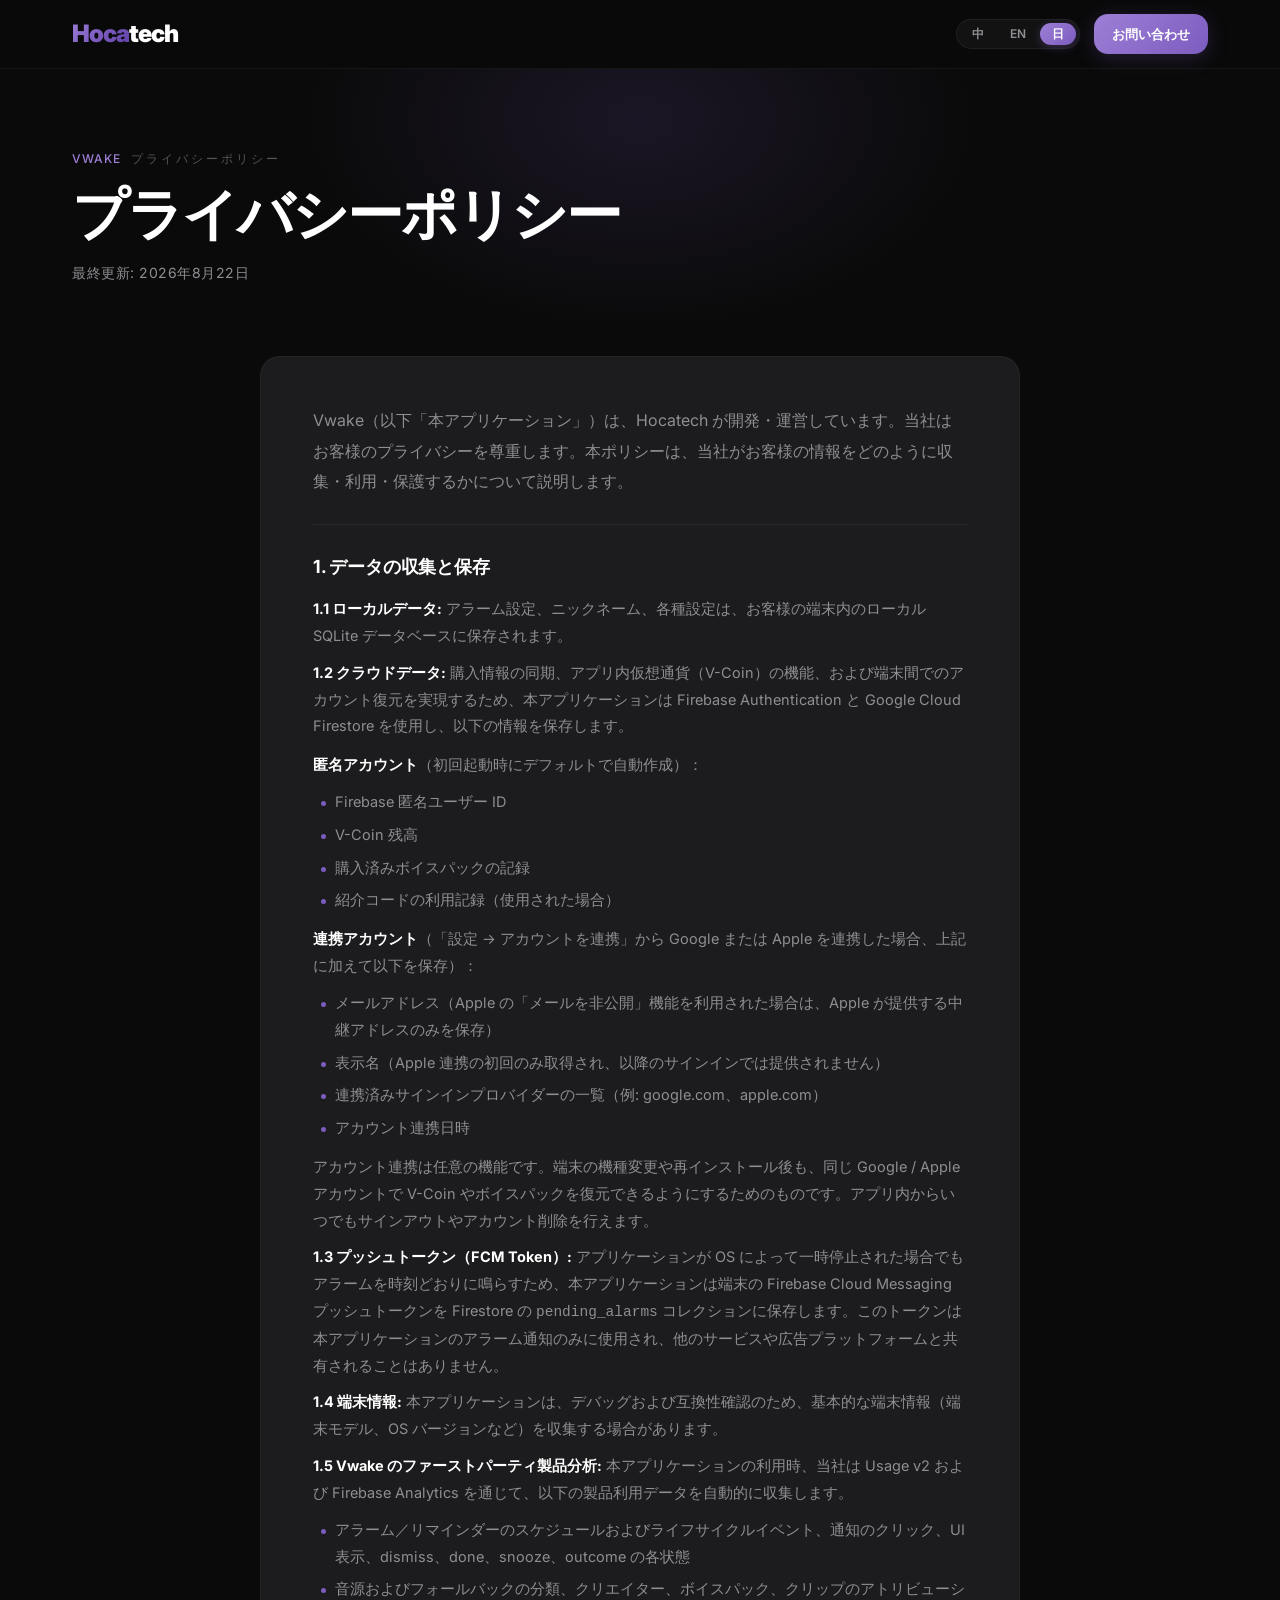
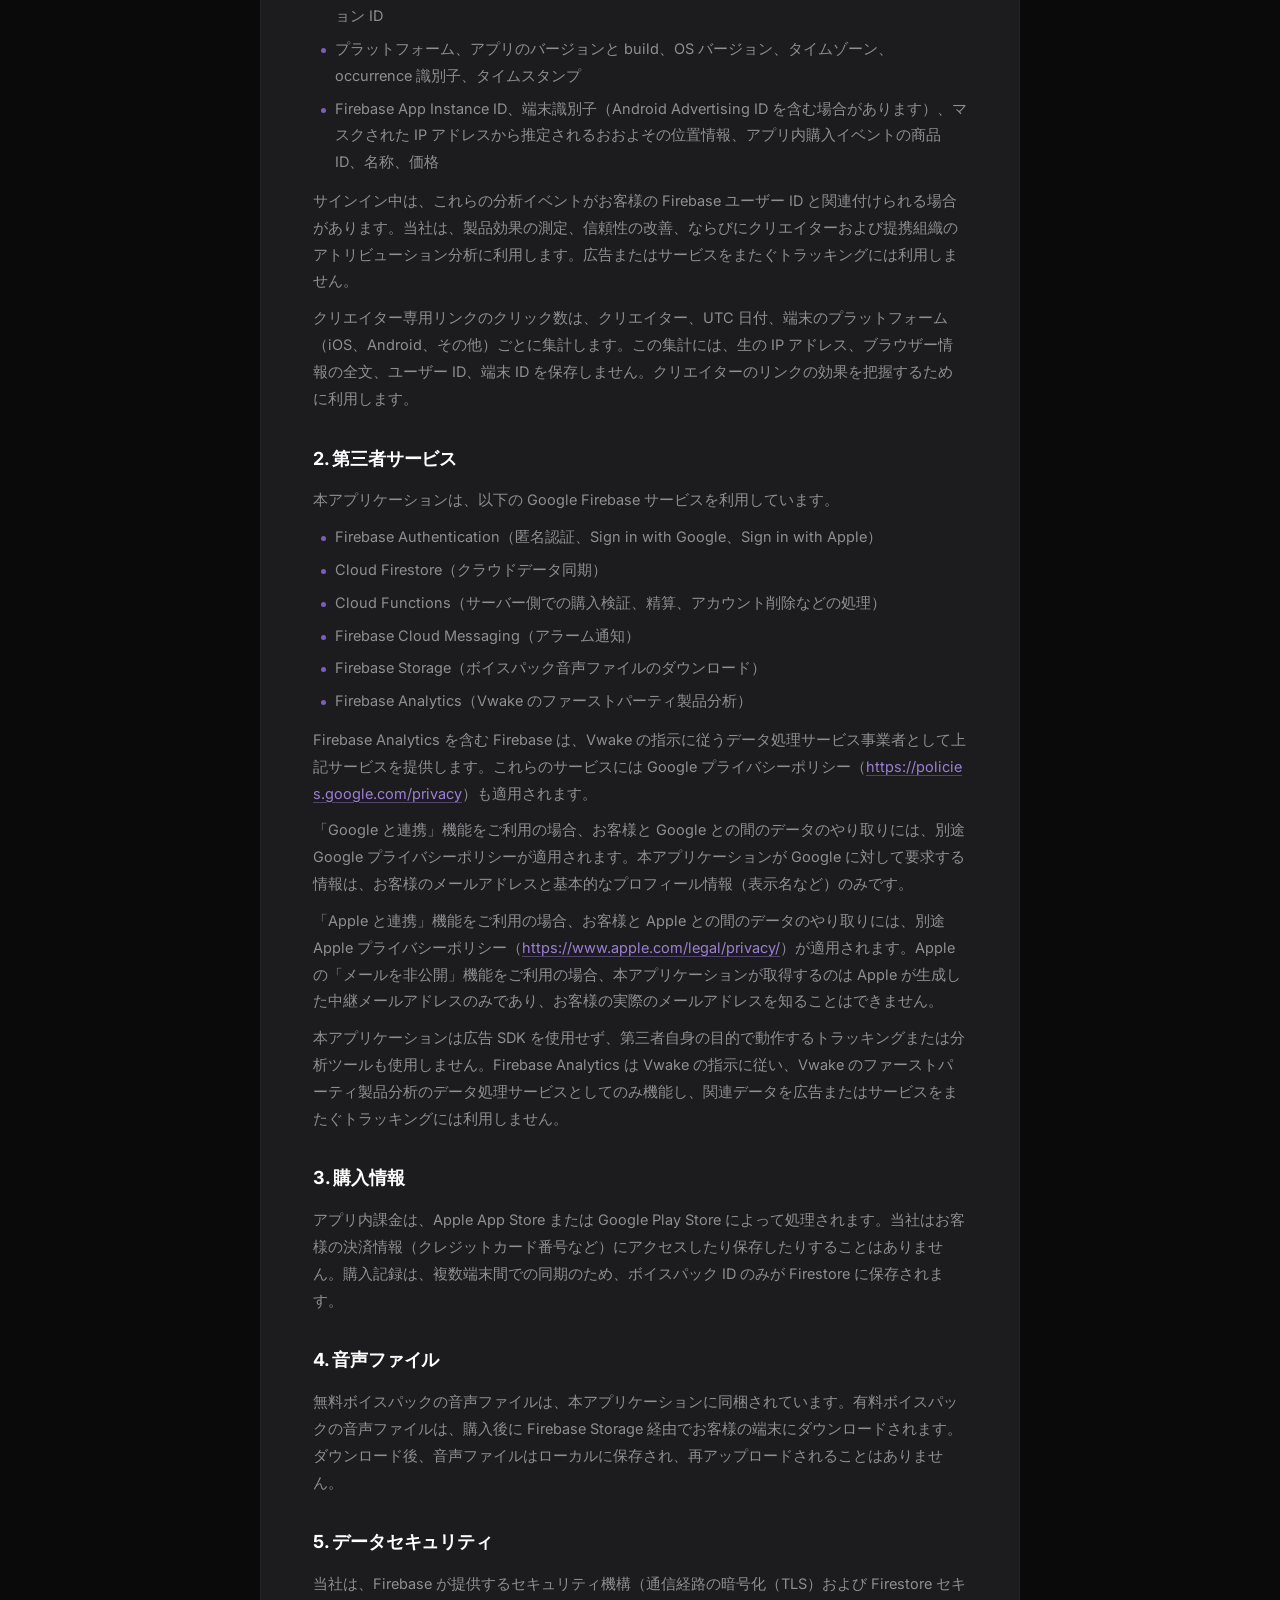
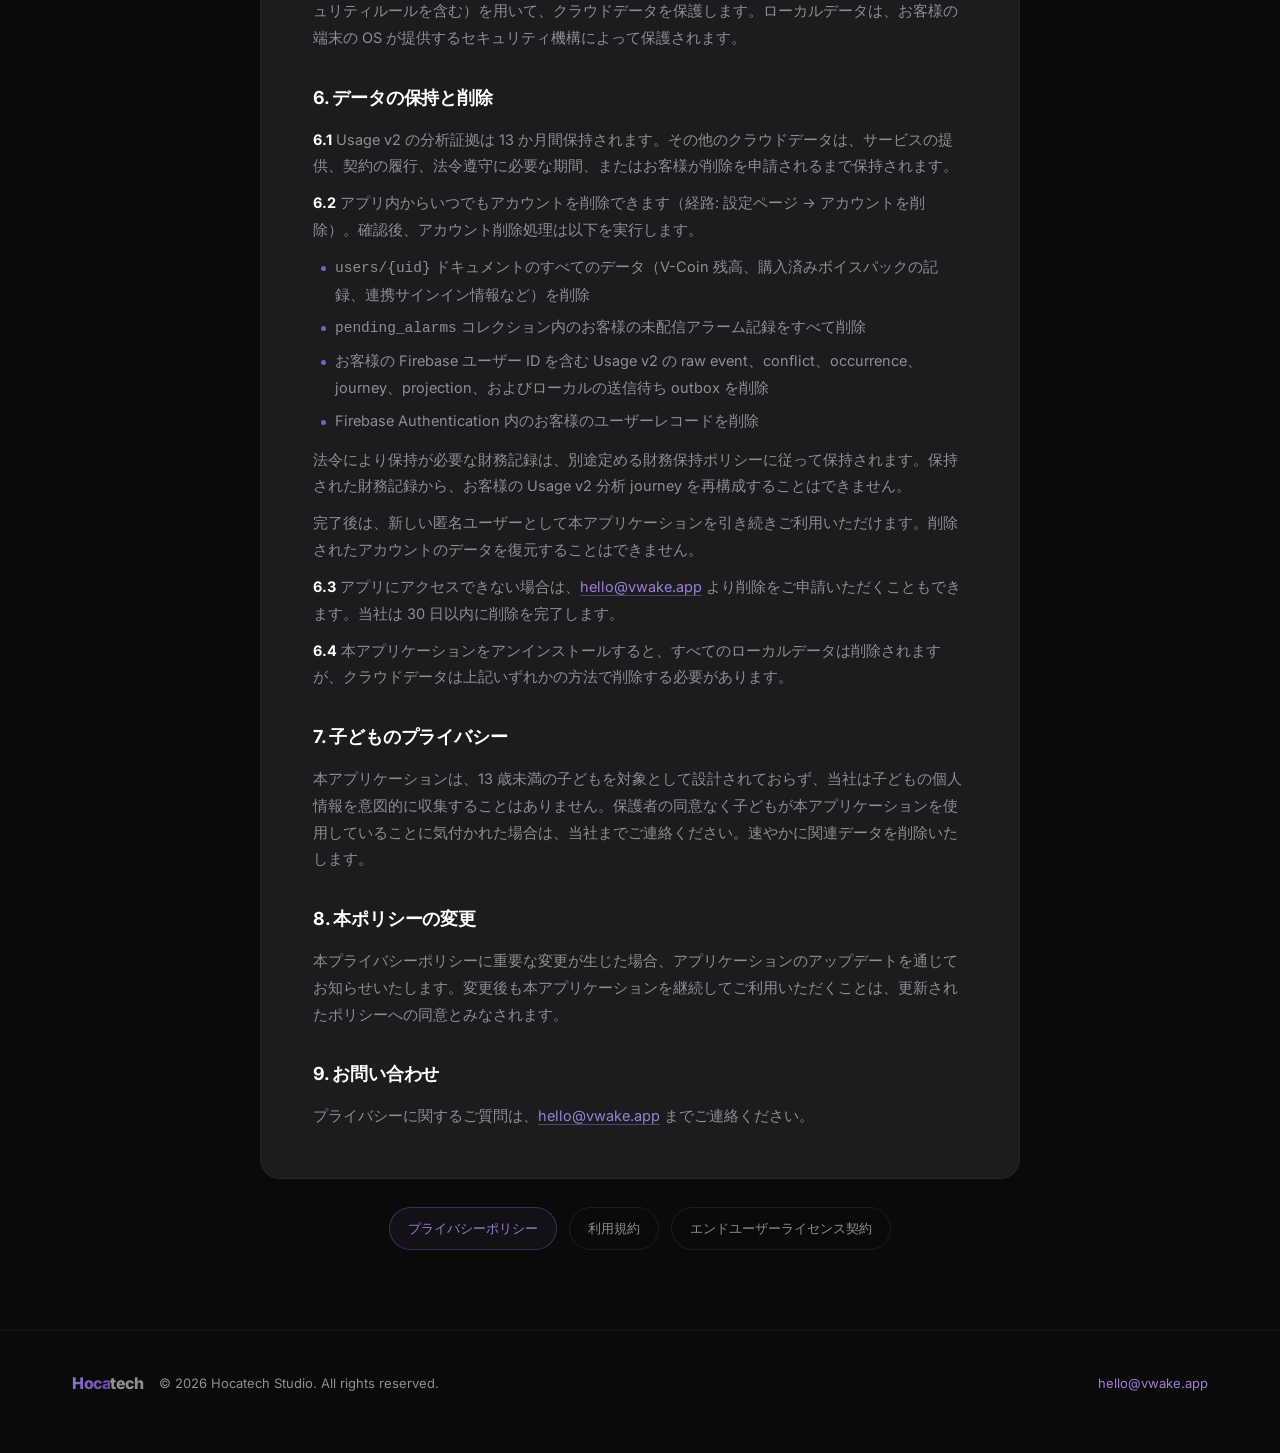
<file: ja/privacy.html>
<!DOCTYPE html>
<html lang="ja">
<head>
<meta charset="UTF-8">
<meta name="viewport" content="width=device-width, initial-scale=1.0">
<title>プライバシーポリシー | Vwake · Hocatech</title>
<meta name="description" content="Vwake モバイルアプリケーションのプライバシーポリシー — Hocatech が開発・運営しています。">
<meta name="robots" content="index, follow">
<link rel="canonical" href="https://vwake.app/ja/privacy.html">
<link rel="alternate" hreflang="zh-TW" href="https://vwake.app/privacy.html">
<link rel="alternate" hreflang="en" href="https://vwake.app/en/privacy.html">
<link rel="alternate" hreflang="ja" href="https://vwake.app/ja/privacy.html">
<link rel="alternate" hreflang="x-default" href="https://vwake.app/privacy.html">
<meta property="og:locale" content="ja_JP">
<meta property="og:url" content="https://vwake.app/ja/privacy.html">
<meta property="og:title" content="プライバシーポリシー | Vwake">
<meta property="og:description" content="Vwake モバイルアプリケーションのプライバシーポリシー — Hocatech が開発・運営しています。">
<meta name="twitter:title" content="プライバシーポリシー | Vwake">
<meta name="twitter:description" content="Vwake モバイルアプリケーションのプライバシーポリシー — Hocatech が開発・運営しています。">
<link rel="preconnect" href="https://fonts.googleapis.com">
<link rel="preconnect" href="https://fonts.gstatic.com" crossorigin>
<link href="https://fonts.googleapis.com/css2?family=Inter:wght@300;400;600;700;800;900&display=swap" rel="stylesheet">
<link rel="icon" type="image/x-icon" href="/assets/icons/favicon.ico">
<link rel="icon" type="image/png" sizes="16x16" href="/assets/icons/favicon-16.png">
<link rel="icon" type="image/png" sizes="32x32" href="/assets/icons/favicon-32.png">
<link rel="apple-touch-icon" sizes="180x180" href="/assets/icons/apple-touch-icon.png">
<style>
  :root {
    --bg: #0a0a0a;
    --surface: #1C1C1E;
    --surface-2: #2C2C2E;
    --accent: #7C5CBF;
    --accent-light: #9D7FD6;
    --accent-dark: #5E3FA3;
    --text: #FFFFFF;
    --text-muted: #8E8E93;
    --text-label: #555;
    --gradient: linear-gradient(135deg, #9D7FD6 0%, #7C5CBF 50%, #5E3FA3 100%);
    --gradient-soft: linear-gradient(135deg, #9D7FD6 0%, #7C5CBF 100%);
    --glow-sm: 0 4px 20px rgba(124, 92, 191, 0.25);
    --radius-card: 20px;
    --radius-btn: 14px;
  }

  * { margin: 0; padding: 0; box-sizing: border-box; }

  html { scroll-behavior: smooth; }
  @media (prefers-reduced-motion: reduce) { html { scroll-behavior: auto; } }

  body {
    background: var(--bg);
    color: var(--text);
    font-family: 'Inter', -apple-system, BlinkMacSystemFont, 'Segoe UI', 'PingFang TC', 'Noto Sans TC', sans-serif;
    font-weight: 400;
    line-height: 1.6;
    -webkit-font-smoothing: antialiased;
    overflow-x: hidden;
  }

  a { color: inherit; text-decoration: none; }

  .container {
    max-width: 1200px;
    margin: 0 auto;
    padding: 0 32px;
  }

  /* ── NAV ── */
  .nav {
    position: sticky;
    top: 0;
    z-index: 50;
    background: rgba(10, 10, 10, 0.75);
    backdrop-filter: blur(20px);
    -webkit-backdrop-filter: blur(20px);
    border-bottom: 1px solid rgba(255, 255, 255, 0.05);
  }

  .nav-inner {
    display: flex;
    align-items: center;
    justify-content: space-between;
    height: 68px;
  }

  .nav-logo {
    font-size: 24px;
    font-weight: 900;
    letter-spacing: -1px;
    line-height: 1;
  }

  .nav-logo .accent {
    background: var(--gradient);
    -webkit-background-clip: text;
    -webkit-text-fill-color: transparent;
    background-clip: text;
  }

  .nav-links {
    display: flex;
    gap: 36px;
    align-items: center;
  }

  .nav-links a {
    font-size: 14px;
    font-weight: 500;
    color: var(--text-muted);
    transition: color 0.2s ease;
  }

  .nav-links a:hover { color: var(--text); }

  .nav-right {
    display: flex;
    align-items: center;
    gap: 14px;
  }

  .lang-switch {
    display: flex;
    align-items: center;
    gap: 2px;
    font-size: 12px;
    font-weight: 600;
    background: rgba(255, 255, 255, 0.04);
    border: 1px solid rgba(255, 255, 255, 0.06);
    border-radius: 999px;
    padding: 3px;
  }

  .lang-switch a {
    color: var(--text-muted);
    padding: 5px 12px;
    border-radius: 999px;
    transition: all 0.2s ease;
    line-height: 1;
  }

  .lang-switch a:hover { color: var(--text); }

  .lang-switch a.active {
    color: var(--text);
    background: var(--gradient-soft);
    box-shadow: 0 2px 10px rgba(124, 92, 191, 0.35);
  }

  .nav-cta {
    font-size: 13px;
    font-weight: 600;
    padding: 10px 18px;
    border-radius: var(--radius-btn);
    background: var(--gradient-soft);
    color: var(--text);
    box-shadow: var(--glow-sm);
    transition: transform 0.2s ease, box-shadow 0.2s ease;
  }

  .nav-cta:hover {
    transform: translateY(-1px);
    box-shadow: 0 6px 24px rgba(124, 92, 191, 0.4);
  }

  @media (max-width: 640px) {
    .nav-links { display: none; }
  }

  /* ── LEGAL HERO ── */
  .legal-hero {
    padding: 80px 0 40px;
    position: relative;
    overflow: hidden;
  }

  .legal-hero::before {
    content: '';
    position: absolute;
    top: -200px;
    left: 50%;
    transform: translateX(-50%);
    width: 800px;
    height: 500px;
    background: radial-gradient(ellipse at center, rgba(124, 92, 191, 0.15) 0%, transparent 60%);
    pointer-events: none;
    z-index: 0;
  }

  .legal-hero > * { position: relative; z-index: 1; }

  .legal-eyebrow {
    font-size: 12px;
    color: var(--text-label);
    letter-spacing: 3px;
    text-transform: uppercase;
    font-weight: 500;
    margin-bottom: 16px;
  }

  .legal-eyebrow .accent {
    color: var(--accent-light);
    margin-right: 10px;
    letter-spacing: 1px;
  }

  .legal-title {
    font-size: 56px;
    font-weight: 900;
    letter-spacing: -2px;
    line-height: 1.1;
    margin-bottom: 16px;
  }

  .legal-meta {
    font-size: 14px;
    color: var(--text-muted);
    letter-spacing: 0.5px;
  }

  .legal-back {
    display: inline-flex;
    align-items: center;
    gap: 6px;
    margin-top: 28px;
    font-size: 13px;
    font-weight: 600;
    color: var(--accent-light);
    transition: color 0.2s ease;
  }

  .legal-back:hover { color: var(--text); }

  @media (max-width: 768px) {
    .legal-title { font-size: 38px; letter-spacing: -1.5px; }
    .legal-hero { padding: 56px 0 24px; }
  }

  /* ── LEGAL BODY ── */
  .legal-body {
    padding: 32px 0 80px;
  }

  .legal-content {
    max-width: 760px;
    margin: 0 auto;
    background: var(--surface);
    border: 1px solid rgba(255, 255, 255, 0.04);
    border-radius: var(--radius-card);
    padding: 48px 52px;
  }

  .legal-intro {
    font-size: 16px;
    color: var(--text-muted);
    line-height: 1.9;
    padding-bottom: 28px;
    margin-bottom: 28px;
    border-bottom: 1px solid rgba(255, 255, 255, 0.06);
  }

  .legal-section {
    margin-bottom: 32px;
  }

  .legal-section:last-child { margin-bottom: 0; }

  .legal-section h2 {
    font-size: 18px;
    font-weight: 700;
    color: var(--text);
    letter-spacing: -0.2px;
    margin-bottom: 14px;
  }

  .legal-section h3 {
    font-size: 15px;
    font-weight: 600;
    color: var(--text);
    margin-top: 18px;
    margin-bottom: 8px;
  }

  .legal-section p {
    font-size: 14.5px;
    color: var(--text-muted);
    line-height: 1.85;
    margin-bottom: 10px;
  }

  .legal-section p:last-child { margin-bottom: 0; }

  .legal-section ul {
    list-style: none;
    margin: 8px 0 12px 4px;
  }

  .legal-section ul li {
    position: relative;
    padding-left: 18px;
    font-size: 14.5px;
    color: var(--text-muted);
    line-height: 1.85;
    margin-bottom: 6px;
  }

  .legal-section ul li::before {
    content: '';
    position: absolute;
    left: 4px;
    top: 12px;
    width: 5px;
    height: 5px;
    border-radius: 50%;
    background: var(--accent);
  }

  .legal-section a {
    color: var(--accent-light);
    text-decoration: underline;
    text-underline-offset: 3px;
    text-decoration-color: rgba(157, 127, 214, 0.4);
    word-break: break-all;
  }

  .legal-section a:hover {
    color: var(--text);
    text-decoration-color: var(--text);
  }

  @media (max-width: 768px) {
    .legal-content { padding: 32px 24px; border-radius: 16px; }
    .legal-section h2 { font-size: 16px; }
    .legal-section p, .legal-section ul li { font-size: 14px; }
  }

  /* ── RELATED LINKS ── */
  .legal-related {
    max-width: 760px;
    margin: 28px auto 0;
    display: flex;
    gap: 12px;
    flex-wrap: wrap;
    justify-content: center;
  }

  .legal-related a {
    font-size: 13px;
    font-weight: 500;
    color: var(--text-muted);
    padding: 10px 18px;
    border: 1px solid rgba(255, 255, 255, 0.08);
    border-radius: 999px;
    transition: border-color 0.2s ease, color 0.2s ease, background 0.2s ease;
  }

  .legal-related a:hover {
    color: var(--text);
    border-color: rgba(124, 92, 191, 0.4);
  }

  .legal-related a.current {
    color: var(--accent-light);
    border-color: rgba(124, 92, 191, 0.4);
    background: rgba(124, 92, 191, 0.08);
  }

  /* ── FOOTER ── */
  .footer {
    padding: 40px 0 60px;
    border-top: 1px solid rgba(255, 255, 255, 0.05);
  }

  .footer-inner {
    display: flex;
    align-items: center;
    justify-content: space-between;
    gap: 16px;
    flex-wrap: wrap;
  }

  .footer-left {
    display: flex;
    align-items: center;
    gap: 16px;
    font-size: 13px;
    color: var(--text-muted);
  }

  .footer-logo {
    font-size: 16px;
    font-weight: 800;
    letter-spacing: -0.5px;
  }

  .footer-logo .accent {
    background: var(--gradient);
    -webkit-background-clip: text;
    -webkit-text-fill-color: transparent;
    background-clip: text;
  }

  .footer-right {
    font-size: 13px;
    color: var(--text-muted);
  }

  .footer-right a { color: var(--accent-light); }
  .footer-right a:hover { color: var(--text); }
</style>
</head>
<body>

<header class="nav">
  <div class="container nav-inner">
    <span class="nav-logo"><span class="accent">Hoca</span><span>tech</span></span>
    <div class="nav-right">
      <div class="lang-switch" role="group" aria-label="言語切替">
        <a href="/privacy.html" onclick="localStorage.setItem('hoca_lang','zh')">中</a>
        <a href="/en/privacy.html" onclick="localStorage.setItem('hoca_lang','en')">EN</a>
        <a href="/ja/privacy.html" onclick="localStorage.setItem('hoca_lang','ja')" class="active" aria-current="true">日</a>
      </div>
      <a href="mailto:hello@vwake.app" class="nav-cta">お問い合わせ</a>
    </div>
  </div>
</header>

<section class="legal-hero">
  <div class="container">
    <div class="legal-eyebrow"><span class="accent">Vwake</span>プライバシーポリシー</div>
    <h1 class="legal-title">プライバシーポリシー</h1>
    <div class="legal-meta">最終更新: 2026年8月22日</div>
  </div>
</section>

<article class="legal-body">
  <div class="container">
    <div class="legal-content">
      <p class="legal-intro">Vwake（以下「本アプリケーション」）は、Hocatech が開発・運営しています。当社はお客様のプライバシーを尊重します。本ポリシーは、当社がお客様の情報をどのように収集・利用・保護するかについて説明します。</p>

      <section class="legal-section">
        <h2>1. データの収集と保存</h2>
        <p><strong style="color: var(--text);">1.1 ローカルデータ:</strong> アラーム設定、ニックネーム、各種設定は、お客様の端末内のローカル SQLite データベースに保存されます。</p>
        <p><strong style="color: var(--text);">1.2 クラウドデータ:</strong> 購入情報の同期、アプリ内仮想通貨（V-Coin）の機能、および端末間でのアカウント復元を実現するため、本アプリケーションは Firebase Authentication と Google Cloud Firestore を使用し、以下の情報を保存します。</p>
        <p style="margin-top: 12px;"><strong style="color: var(--text);">匿名アカウント</strong>（初回起動時にデフォルトで自動作成）：</p>
        <ul>
          <li>Firebase 匿名ユーザー ID</li>
          <li>V-Coin 残高</li>
          <li>購入済みボイスパックの記録</li>
          <li>紹介コードの利用記録（使用された場合）</li>
        </ul>
        <p style="margin-top: 12px;"><strong style="color: var(--text);">連携アカウント</strong>（「設定 → アカウントを連携」から Google または Apple を連携した場合、上記に加えて以下を保存）：</p>
        <ul>
          <li>メールアドレス（Apple の「メールを非公開」機能を利用された場合は、Apple が提供する中継アドレスのみを保存）</li>
          <li>表示名（Apple 連携の初回のみ取得され、以降のサインインでは提供されません）</li>
          <li>連携済みサインインプロバイダーの一覧（例: google.com、apple.com）</li>
          <li>アカウント連携日時</li>
        </ul>
        <p>アカウント連携は任意の機能です。端末の機種変更や再インストール後も、同じ Google / Apple アカウントで V-Coin やボイスパックを復元できるようにするためのものです。アプリ内からいつでもサインアウトやアカウント削除を行えます。</p>
        <p><strong style="color: var(--text);">1.3 プッシュトークン（FCM Token）:</strong> アプリケーションが OS によって一時停止された場合でもアラームを時刻どおりに鳴らすため、本アプリケーションは端末の Firebase Cloud Messaging プッシュトークンを Firestore の <code>pending_alarms</code> コレクションに保存します。このトークンは本アプリケーションのアラーム通知のみに使用され、他のサービスや広告プラットフォームと共有されることはありません。</p>
        <p><strong style="color: var(--text);">1.4 端末情報:</strong> 本アプリケーションは、デバッグおよび互換性確認のため、基本的な端末情報（端末モデル、OS バージョンなど）を収集する場合があります。</p>
        <p><strong style="color: var(--text);">1.5 Vwake のファーストパーティ製品分析:</strong> 本アプリケーションの利用時、当社は Usage v2 および Firebase Analytics を通じて、以下の製品利用データを自動的に収集します。</p>
        <ul>
          <li>アラーム／リマインダーのスケジュールおよびライフサイクルイベント、通知のクリック、UI 表示、dismiss、done、snooze、outcome の各状態</li>
          <li>音源およびフォールバックの分類、クリエイター、ボイスパック、クリップのアトリビューション ID</li>
          <li>プラットフォーム、アプリのバージョンと build、OS バージョン、タイムゾーン、occurrence 識別子、タイムスタンプ</li>
          <li>Firebase App Instance ID、端末識別子（Android Advertising ID を含む場合があります）、マスクされた IP アドレスから推定されるおおよその位置情報、アプリ内購入イベントの商品 ID、名称、価格</li>
        </ul>
        <p>サインイン中は、これらの分析イベントがお客様の Firebase ユーザー ID と関連付けられる場合があります。当社は、製品効果の測定、信頼性の改善、ならびにクリエイターおよび提携組織のアトリビューション分析に利用します。広告またはサービスをまたぐトラッキングには利用しません。</p>
        <p>クリエイター専用リンクのクリック数は、クリエイター、UTC 日付、端末のプラットフォーム（iOS、Android、その他）ごとに集計します。この集計には、生の IP アドレス、ブラウザー情報の全文、ユーザー ID、端末 ID を保存しません。クリエイターのリンクの効果を把握するために利用します。</p>
      </section>

      <section class="legal-section">
        <h2>2. 第三者サービス</h2>
        <p>本アプリケーションは、以下の Google Firebase サービスを利用しています。</p>
        <ul>
          <li>Firebase Authentication（匿名認証、Sign in with Google、Sign in with Apple）</li>
          <li>Cloud Firestore（クラウドデータ同期）</li>
          <li>Cloud Functions（サーバー側での購入検証、精算、アカウント削除などの処理）</li>
          <li>Firebase Cloud Messaging（アラーム通知）</li>
          <li>Firebase Storage（ボイスパック音声ファイルのダウンロード）</li>
          <li>Firebase Analytics（Vwake のファーストパーティ製品分析）</li>
        </ul>
        <p>Firebase Analytics を含む Firebase は、Vwake の指示に従うデータ処理サービス事業者として上記サービスを提供します。これらのサービスには Google プライバシーポリシー（<a href="https://policies.google.com/privacy" target="_blank" rel="noopener">https://policies.google.com/privacy</a>）も適用されます。</p>
        <p>「Google と連携」機能をご利用の場合、お客様と Google との間のデータのやり取りには、別途 Google プライバシーポリシーが適用されます。本アプリケーションが Google に対して要求する情報は、お客様のメールアドレスと基本的なプロフィール情報（表示名など）のみです。</p>
        <p>「Apple と連携」機能をご利用の場合、お客様と Apple との間のデータのやり取りには、別途 Apple プライバシーポリシー（<a href="https://www.apple.com/legal/privacy/" target="_blank" rel="noopener">https://www.apple.com/legal/privacy/</a>）が適用されます。Apple の「メールを非公開」機能をご利用の場合、本アプリケーションが取得するのは Apple が生成した中継メールアドレスのみであり、お客様の実際のメールアドレスを知ることはできません。</p>
        <p>本アプリケーションは広告 SDK を使用せず、第三者自身の目的で動作するトラッキングまたは分析ツールも使用しません。Firebase Analytics は Vwake の指示に従い、Vwake のファーストパーティ製品分析のデータ処理サービスとしてのみ機能し、関連データを広告またはサービスをまたぐトラッキングには利用しません。</p>
      </section>

      <section class="legal-section">
        <h2>3. 購入情報</h2>
        <p>アプリ内課金は、Apple App Store または Google Play Store によって処理されます。当社はお客様の決済情報（クレジットカード番号など）にアクセスしたり保存したりすることはありません。購入記録は、複数端末間での同期のため、ボイスパック ID のみが Firestore に保存されます。</p>
      </section>

      <section class="legal-section">
        <h2>4. 音声ファイル</h2>
        <p>無料ボイスパックの音声ファイルは、本アプリケーションに同梱されています。有料ボイスパックの音声ファイルは、購入後に Firebase Storage 経由でお客様の端末にダウンロードされます。ダウンロード後、音声ファイルはローカルに保存され、再アップロードされることはありません。</p>
      </section>

      <section class="legal-section">
        <h2>5. データセキュリティ</h2>
        <p>当社は、Firebase が提供するセキュリティ機構（通信経路の暗号化（TLS）および Firestore セキュリティルールを含む）を用いて、クラウドデータを保護します。ローカルデータは、お客様の端末の OS が提供するセキュリティ機構によって保護されます。</p>
      </section>

      <section class="legal-section">
        <h2>6. データの保持と削除</h2>
        <p><strong style="color: var(--text);">6.1</strong> Usage v2 の分析証拠は 13 か月間保持されます。その他のクラウドデータは、サービスの提供、契約の履行、法令遵守に必要な期間、またはお客様が削除を申請されるまで保持されます。</p>
        <p><strong style="color: var(--text);">6.2</strong> アプリ内からいつでもアカウントを削除できます（経路: 設定ページ → アカウントを削除）。確認後、アカウント削除処理は以下を実行します。</p>
        <ul>
          <li><code>users/{uid}</code> ドキュメントのすべてのデータ（V-Coin 残高、購入済みボイスパックの記録、連携サインイン情報など）を削除</li>
          <li><code>pending_alarms</code> コレクション内のお客様の未配信アラーム記録をすべて削除</li>
          <li>お客様の Firebase ユーザー ID を含む Usage v2 の raw event、conflict、occurrence、journey、projection、およびローカルの送信待ち outbox を削除</li>
          <li>Firebase Authentication 内のお客様のユーザーレコードを削除</li>
        </ul>
        <p>法令により保持が必要な財務記録は、別途定める財務保持ポリシーに従って保持されます。保持された財務記録から、お客様の Usage v2 分析 journey を再構成することはできません。</p>
        <p>完了後は、新しい匿名ユーザーとして本アプリケーションを引き続きご利用いただけます。削除されたアカウントのデータを復元することはできません。</p>
        <p><strong style="color: var(--text);">6.3</strong> アプリにアクセスできない場合は、<a href="mailto:hello@vwake.app">hello@vwake.app</a> より削除をご申請いただくこともできます。当社は 30 日以内に削除を完了します。</p>
        <p><strong style="color: var(--text);">6.4</strong> 本アプリケーションをアンインストールすると、すべてのローカルデータは削除されますが、クラウドデータは上記いずれかの方法で削除する必要があります。</p>
      </section>

      <section class="legal-section">
        <h2>7. 子どものプライバシー</h2>
        <p>本アプリケーションは、13 歳未満の子どもを対象として設計されておらず、当社は子どもの個人情報を意図的に収集することはありません。保護者の同意なく子どもが本アプリケーションを使用していることに気付かれた場合は、当社までご連絡ください。速やかに関連データを削除いたします。</p>
      </section>

      <section class="legal-section">
        <h2>8. 本ポリシーの変更</h2>
        <p>本プライバシーポリシーに重要な変更が生じた場合、アプリケーションのアップデートを通じてお知らせいたします。変更後も本アプリケーションを継続してご利用いただくことは、更新されたポリシーへの同意とみなされます。</p>
      </section>

      <section class="legal-section">
        <h2>9. お問い合わせ</h2>
        <p>プライバシーに関するご質問は、<a href="mailto:hello@vwake.app">hello@vwake.app</a> までご連絡ください。</p>
      </section>
    </div>

    <nav class="legal-related" aria-label="関連書類">
      <a href="/ja/privacy.html" class="current">プライバシーポリシー</a>
      <a href="/ja/terms.html">利用規約</a>
      <a href="/ja/eula.html">エンドユーザーライセンス契約</a>
    </nav>
  </div>
</article>

<footer class="footer">
  <div class="container footer-inner">
    <div class="footer-left">
      <span class="footer-logo"><span class="accent">Hoca</span>tech</span>
      <span>© 2026 Hocatech Studio. All rights reserved.</span>
    </div>
    <div class="footer-right">
      <a href="mailto:hello@vwake.app">hello@vwake.app</a>
    </div>
  </div>
</footer>

</body>
</html>
</file>
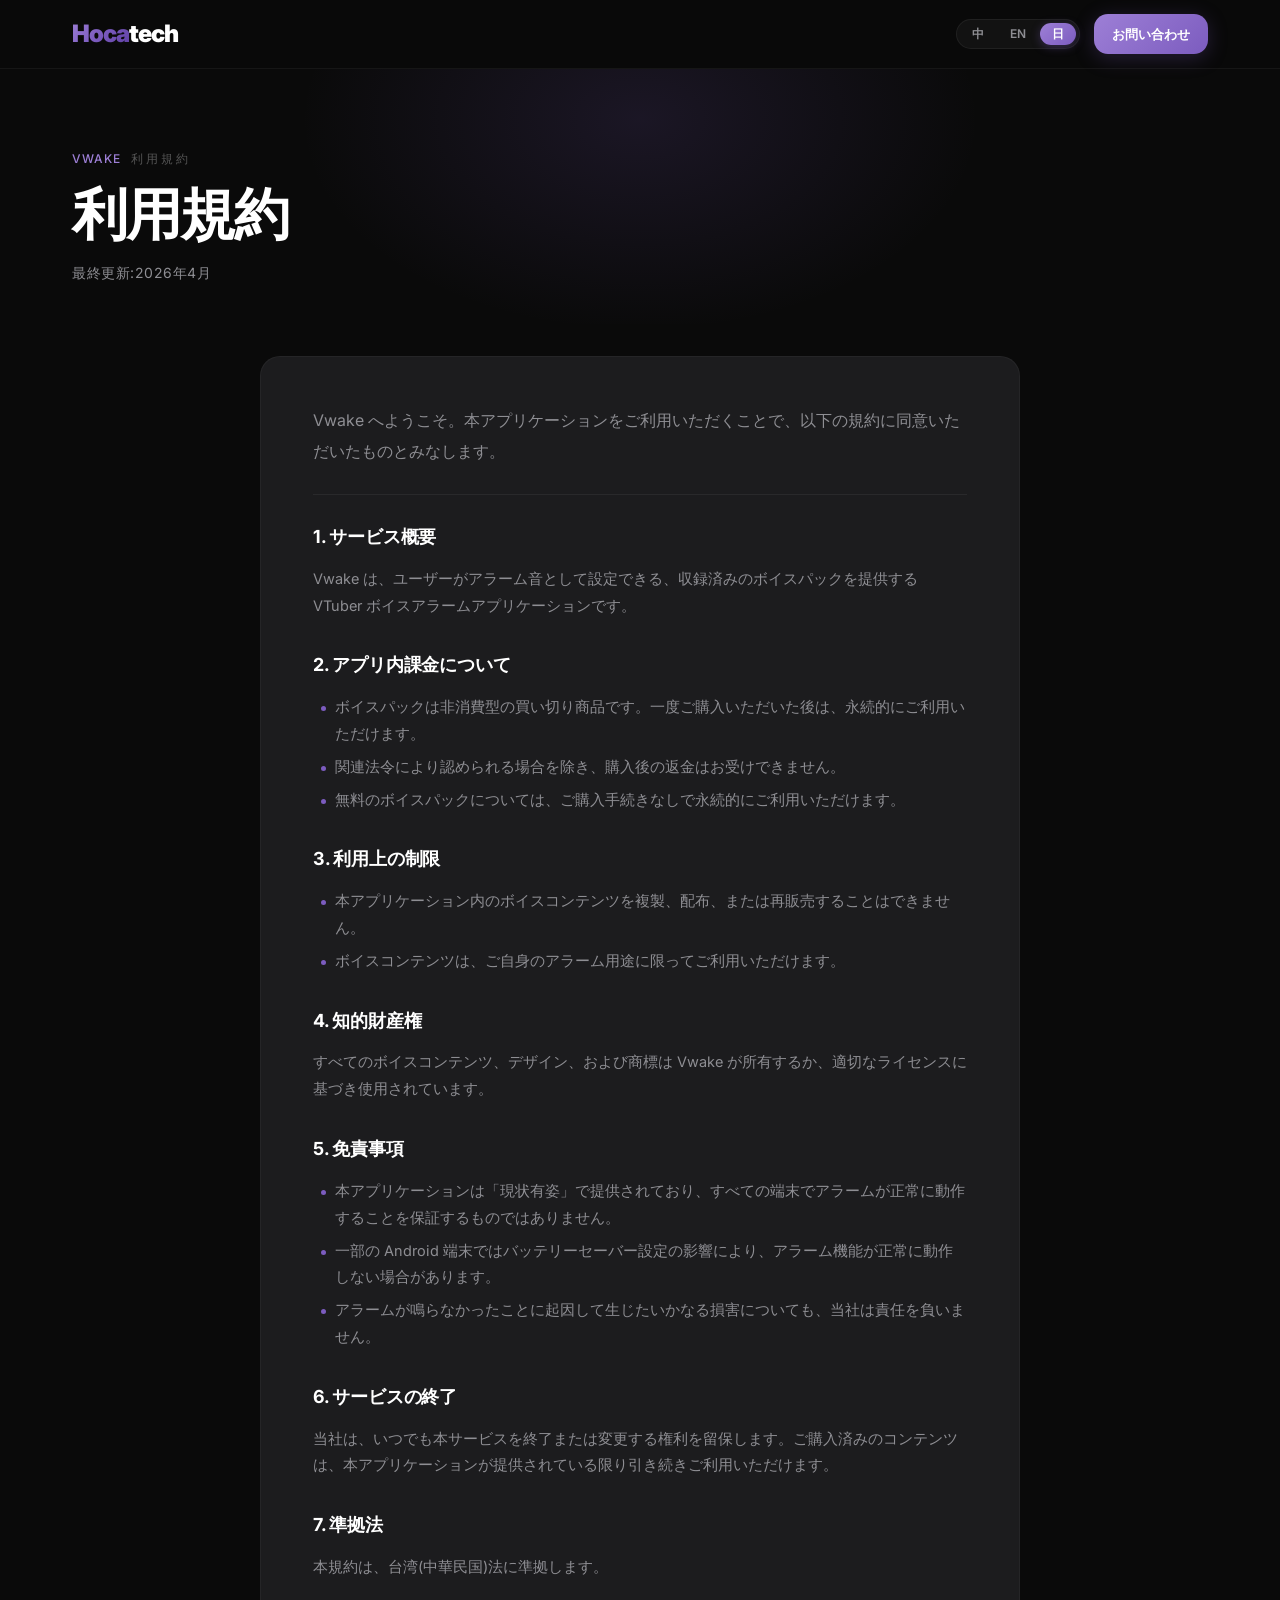
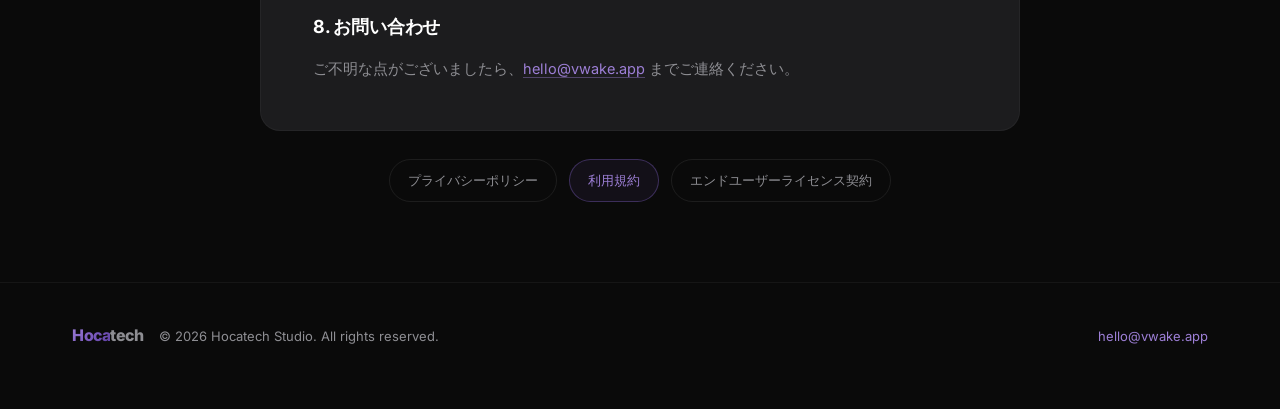
<file: ja/terms.html>
<!DOCTYPE html>
<html lang="ja">
<head>
<meta charset="UTF-8">
<meta name="viewport" content="width=device-width, initial-scale=1.0">
<title>利用規約 | Vwake · Hocatech</title>
<meta name="description" content="Hocatech が開発・運営するモバイルアプリケーション「Vwake」の利用規約です。">
<meta name="robots" content="index, follow">
<link rel="canonical" href="https://vwake.app/ja/terms.html">
<link rel="alternate" hreflang="zh-TW" href="https://vwake.app/terms.html">
<link rel="alternate" hreflang="en" href="https://vwake.app/en/terms.html">
<link rel="alternate" hreflang="ja" href="https://vwake.app/ja/terms.html">
<link rel="alternate" hreflang="x-default" href="https://vwake.app/terms.html">
<meta property="og:locale" content="ja_JP">
<meta property="og:url" content="https://vwake.app/ja/terms.html">
<meta property="og:title" content="利用規約 | Vwake">
<meta property="og:description" content="Hocatech が開発・運営するモバイルアプリケーション「Vwake」の利用規約です。">
<meta name="twitter:title" content="利用規約 | Vwake">
<meta name="twitter:description" content="Hocatech が開発・運営するモバイルアプリケーション「Vwake」の利用規約です。">
<link rel="preconnect" href="https://fonts.googleapis.com">
<link rel="preconnect" href="https://fonts.gstatic.com" crossorigin>
<link href="https://fonts.googleapis.com/css2?family=Inter:wght@300;400;600;700;800;900&display=swap" rel="stylesheet">
<link rel="icon" type="image/x-icon" href="/assets/icons/favicon.ico">
<link rel="icon" type="image/png" sizes="16x16" href="/assets/icons/favicon-16.png">
<link rel="icon" type="image/png" sizes="32x32" href="/assets/icons/favicon-32.png">
<link rel="apple-touch-icon" sizes="180x180" href="/assets/icons/apple-touch-icon.png">
<style>
  :root {
    --bg: #0a0a0a;
    --surface: #1C1C1E;
    --surface-2: #2C2C2E;
    --accent: #7C5CBF;
    --accent-light: #9D7FD6;
    --accent-dark: #5E3FA3;
    --text: #FFFFFF;
    --text-muted: #8E8E93;
    --text-label: #555;
    --gradient: linear-gradient(135deg, #9D7FD6 0%, #7C5CBF 50%, #5E3FA3 100%);
    --gradient-soft: linear-gradient(135deg, #9D7FD6 0%, #7C5CBF 100%);
    --glow-sm: 0 4px 20px rgba(124, 92, 191, 0.25);
    --radius-card: 20px;
    --radius-btn: 14px;
  }

  * { margin: 0; padding: 0; box-sizing: border-box; }

  html { scroll-behavior: smooth; }
  @media (prefers-reduced-motion: reduce) { html { scroll-behavior: auto; } }

  body {
    background: var(--bg);
    color: var(--text);
    font-family: 'Inter', -apple-system, BlinkMacSystemFont, 'Segoe UI', 'PingFang TC', 'Noto Sans TC', sans-serif;
    font-weight: 400;
    line-height: 1.6;
    -webkit-font-smoothing: antialiased;
    overflow-x: hidden;
  }

  a { color: inherit; text-decoration: none; }

  .container {
    max-width: 1200px;
    margin: 0 auto;
    padding: 0 32px;
  }

  .nav {
    position: sticky;
    top: 0;
    z-index: 50;
    background: rgba(10, 10, 10, 0.75);
    backdrop-filter: blur(20px);
    -webkit-backdrop-filter: blur(20px);
    border-bottom: 1px solid rgba(255, 255, 255, 0.05);
  }

  .nav-inner {
    display: flex;
    align-items: center;
    justify-content: space-between;
    height: 68px;
  }

  .nav-logo {
    font-size: 24px;
    font-weight: 900;
    letter-spacing: -1px;
    line-height: 1;
  }

  .nav-logo .accent {
    background: var(--gradient);
    -webkit-background-clip: text;
    -webkit-text-fill-color: transparent;
    background-clip: text;
  }

  .nav-links {
    display: flex;
    gap: 36px;
    align-items: center;
  }

  .nav-links a {
    font-size: 14px;
    font-weight: 500;
    color: var(--text-muted);
    transition: color 0.2s ease;
  }

  .nav-links a:hover { color: var(--text); }

  .nav-right {
    display: flex;
    align-items: center;
    gap: 14px;
  }

  .lang-switch {
    display: flex;
    align-items: center;
    gap: 2px;
    font-size: 12px;
    font-weight: 600;
    background: rgba(255, 255, 255, 0.04);
    border: 1px solid rgba(255, 255, 255, 0.06);
    border-radius: 999px;
    padding: 3px;
  }

  .lang-switch a {
    color: var(--text-muted);
    padding: 5px 12px;
    border-radius: 999px;
    transition: all 0.2s ease;
    line-height: 1;
  }

  .lang-switch a:hover { color: var(--text); }

  .lang-switch a.active {
    color: var(--text);
    background: var(--gradient-soft);
    box-shadow: 0 2px 10px rgba(124, 92, 191, 0.35);
  }

  .nav-cta {
    font-size: 13px;
    font-weight: 600;
    padding: 10px 18px;
    border-radius: var(--radius-btn);
    background: var(--gradient-soft);
    color: var(--text);
    box-shadow: var(--glow-sm);
    transition: transform 0.2s ease, box-shadow 0.2s ease;
  }

  .nav-cta:hover {
    transform: translateY(-1px);
    box-shadow: 0 6px 24px rgba(124, 92, 191, 0.4);
  }

  @media (max-width: 640px) {
    .nav-links { display: none; }
  }

  .legal-hero {
    padding: 80px 0 40px;
    position: relative;
    overflow: hidden;
  }

  .legal-hero::before {
    content: '';
    position: absolute;
    top: -200px;
    left: 50%;
    transform: translateX(-50%);
    width: 800px;
    height: 500px;
    background: radial-gradient(ellipse at center, rgba(124, 92, 191, 0.15) 0%, transparent 60%);
    pointer-events: none;
    z-index: 0;
  }

  .legal-hero > * { position: relative; z-index: 1; }

  .legal-eyebrow {
    font-size: 12px;
    color: var(--text-label);
    letter-spacing: 3px;
    text-transform: uppercase;
    font-weight: 500;
    margin-bottom: 16px;
  }

  .legal-eyebrow .accent {
    color: var(--accent-light);
    margin-right: 10px;
    letter-spacing: 1px;
  }

  .legal-title {
    font-size: 56px;
    font-weight: 900;
    letter-spacing: -2px;
    line-height: 1.1;
    margin-bottom: 16px;
  }

  .legal-meta {
    font-size: 14px;
    color: var(--text-muted);
    letter-spacing: 0.5px;
  }

  .legal-back {
    display: inline-flex;
    align-items: center;
    gap: 6px;
    margin-top: 28px;
    font-size: 13px;
    font-weight: 600;
    color: var(--accent-light);
    transition: color 0.2s ease;
  }

  .legal-back:hover { color: var(--text); }

  @media (max-width: 768px) {
    .legal-title { font-size: 38px; letter-spacing: -1.5px; }
    .legal-hero { padding: 56px 0 24px; }
  }

  .legal-body {
    padding: 32px 0 80px;
  }

  .legal-content {
    max-width: 760px;
    margin: 0 auto;
    background: var(--surface);
    border: 1px solid rgba(255, 255, 255, 0.04);
    border-radius: var(--radius-card);
    padding: 48px 52px;
  }

  .legal-intro {
    font-size: 16px;
    color: var(--text-muted);
    line-height: 1.9;
    padding-bottom: 28px;
    margin-bottom: 28px;
    border-bottom: 1px solid rgba(255, 255, 255, 0.06);
  }

  .legal-section {
    margin-bottom: 32px;
  }

  .legal-section:last-child { margin-bottom: 0; }

  .legal-section h2 {
    font-size: 18px;
    font-weight: 700;
    color: var(--text);
    letter-spacing: -0.2px;
    margin-bottom: 14px;
  }

  .legal-section h3 {
    font-size: 15px;
    font-weight: 600;
    color: var(--text);
    margin-top: 18px;
    margin-bottom: 8px;
  }

  .legal-section p {
    font-size: 14.5px;
    color: var(--text-muted);
    line-height: 1.85;
    margin-bottom: 10px;
  }

  .legal-section p:last-child { margin-bottom: 0; }

  .legal-section ul {
    list-style: none;
    margin: 8px 0 12px 4px;
  }

  .legal-section ul li {
    position: relative;
    padding-left: 18px;
    font-size: 14.5px;
    color: var(--text-muted);
    line-height: 1.85;
    margin-bottom: 6px;
  }

  .legal-section ul li::before {
    content: '';
    position: absolute;
    left: 4px;
    top: 12px;
    width: 5px;
    height: 5px;
    border-radius: 50%;
    background: var(--accent);
  }

  .legal-section a {
    color: var(--accent-light);
    text-decoration: underline;
    text-underline-offset: 3px;
    text-decoration-color: rgba(157, 127, 214, 0.4);
    word-break: break-all;
  }

  .legal-section a:hover {
    color: var(--text);
    text-decoration-color: var(--text);
  }

  @media (max-width: 768px) {
    .legal-content { padding: 32px 24px; border-radius: 16px; }
    .legal-section h2 { font-size: 16px; }
    .legal-section p, .legal-section ul li { font-size: 14px; }
  }

  .legal-related {
    max-width: 760px;
    margin: 28px auto 0;
    display: flex;
    gap: 12px;
    flex-wrap: wrap;
    justify-content: center;
  }

  .legal-related a {
    font-size: 13px;
    font-weight: 500;
    color: var(--text-muted);
    padding: 10px 18px;
    border: 1px solid rgba(255, 255, 255, 0.08);
    border-radius: 999px;
    transition: border-color 0.2s ease, color 0.2s ease, background 0.2s ease;
  }

  .legal-related a:hover {
    color: var(--text);
    border-color: rgba(124, 92, 191, 0.4);
  }

  .legal-related a.current {
    color: var(--accent-light);
    border-color: rgba(124, 92, 191, 0.4);
    background: rgba(124, 92, 191, 0.08);
  }

  .footer {
    padding: 40px 0 60px;
    border-top: 1px solid rgba(255, 255, 255, 0.05);
  }

  .footer-inner {
    display: flex;
    align-items: center;
    justify-content: space-between;
    gap: 16px;
    flex-wrap: wrap;
  }

  .footer-left {
    display: flex;
    align-items: center;
    gap: 16px;
    font-size: 13px;
    color: var(--text-muted);
  }

  .footer-logo {
    font-size: 16px;
    font-weight: 800;
    letter-spacing: -0.5px;
  }

  .footer-logo .accent {
    background: var(--gradient);
    -webkit-background-clip: text;
    -webkit-text-fill-color: transparent;
    background-clip: text;
  }

  .footer-right {
    font-size: 13px;
    color: var(--text-muted);
  }

  .footer-right a { color: var(--accent-light); }
  .footer-right a:hover { color: var(--text); }
</style>
</head>
<body>

<header class="nav">
  <div class="container nav-inner">
    <span class="nav-logo"><span class="accent">Hoca</span><span>tech</span></span>
    <div class="nav-right">
      <div class="lang-switch" role="group" aria-label="言語切り替え">
        <a href="/terms.html" onclick="localStorage.setItem('hoca_lang','zh')">中</a>
        <a href="/en/terms.html" onclick="localStorage.setItem('hoca_lang','en')">EN</a>
        <a href="/ja/terms.html" onclick="localStorage.setItem('hoca_lang','ja')" class="active" aria-current="true">日</a>
      </div>
      <a href="mailto:hello@vwake.app" class="nav-cta">お問い合わせ</a>
    </div>
  </div>
</header>

<section class="legal-hero">
  <div class="container">
    <div class="legal-eyebrow"><span class="accent">Vwake</span>利用規約</div>
    <h1 class="legal-title">利用規約</h1>
    <div class="legal-meta">最終更新:2026年4月</div>
  </div>
</section>

<article class="legal-body">
  <div class="container">
    <div class="legal-content">
      <p class="legal-intro">Vwake へようこそ。本アプリケーションをご利用いただくことで、以下の規約に同意いただいたものとみなします。</p>

      <section class="legal-section">
        <h2>1. サービス概要</h2>
        <p>Vwake は、ユーザーがアラーム音として設定できる、収録済みのボイスパックを提供する VTuber ボイスアラームアプリケーションです。</p>
      </section>

      <section class="legal-section">
        <h2>2. アプリ内課金について</h2>
        <ul>
          <li>ボイスパックは非消費型の買い切り商品です。一度ご購入いただいた後は、永続的にご利用いただけます。</li>
          <li>関連法令により認められる場合を除き、購入後の返金はお受けできません。</li>
          <li>無料のボイスパックについては、ご購入手続きなしで永続的にご利用いただけます。</li>
        </ul>
      </section>

      <section class="legal-section">
        <h2>3. 利用上の制限</h2>
        <ul>
          <li>本アプリケーション内のボイスコンテンツを複製、配布、または再販売することはできません。</li>
          <li>ボイスコンテンツは、ご自身のアラーム用途に限ってご利用いただけます。</li>
        </ul>
      </section>

      <section class="legal-section">
        <h2>4. 知的財産権</h2>
        <p>すべてのボイスコンテンツ、デザイン、および商標は Vwake が所有するか、適切なライセンスに基づき使用されています。</p>
      </section>

      <section class="legal-section">
        <h2>5. 免責事項</h2>
        <ul>
          <li>本アプリケーションは「現状有姿」で提供されており、すべての端末でアラームが正常に動作することを保証するものではありません。</li>
          <li>一部の Android 端末ではバッテリーセーバー設定の影響により、アラーム機能が正常に動作しない場合があります。</li>
          <li>アラームが鳴らなかったことに起因して生じたいかなる損害についても、当社は責任を負いません。</li>
        </ul>
      </section>

      <section class="legal-section">
        <h2>6. サービスの終了</h2>
        <p>当社は、いつでも本サービスを終了または変更する権利を留保します。ご購入済みのコンテンツは、本アプリケーションが提供されている限り引き続きご利用いただけます。</p>
      </section>

      <section class="legal-section">
        <h2>7. 準拠法</h2>
        <p>本規約は、台湾(中華民国)法に準拠します。</p>
      </section>

      <section class="legal-section">
        <h2>8. お問い合わせ</h2>
        <p>ご不明な点がございましたら、<a href="mailto:hello@vwake.app">hello@vwake.app</a> までご連絡ください。</p>
      </section>
    </div>

    <nav class="legal-related" aria-label="関連書類">
      <a href="/ja/privacy.html">プライバシーポリシー</a>
      <a href="/ja/terms.html" class="current">利用規約</a>
      <a href="/ja/eula.html">エンドユーザーライセンス契約</a>
    </nav>
  </div>
</article>

<footer class="footer">
  <div class="container footer-inner">
    <div class="footer-left">
      <span class="footer-logo"><span class="accent">Hoca</span>tech</span>
      <span>© 2026 Hocatech Studio. All rights reserved.</span>
    </div>
    <div class="footer-right">
      <a href="mailto:hello@vwake.app">hello@vwake.app</a>
    </div>
  </div>
</footer>

</body>
</html>
</file>
<file: assets/creator-marquee.css>
.creator-marquee {
  --marquee-card-width: 178px;
  --marquee-card-height: 66px;
  --marquee-avatar-size: 42px;
  --marquee-gap: 10px;
  position: relative;
  overflow: hidden;
  padding: 7px 0;
  mask-image: linear-gradient(90deg, transparent, #000 6%, #000 94%, transparent);
  -webkit-mask-image: linear-gradient(90deg, transparent, #000 6%, #000 94%, transparent);
}

.creator-marquee:focus-visible {
  outline: 2px solid var(--accent-light);
  outline-offset: 7px;
}

.creator-marquee-lane {
  overflow: hidden;
  padding: 5px 0;
}

.creator-marquee-track {
  display: flex;
  width: max-content;
  animation-duration: 72.6s;
  animation-timing-function: linear;
  animation-iteration-count: infinite;
  will-change: transform;
}

.creator-marquee-lane--left .creator-marquee-track {
  animation-name: marquee-left;
}

.creator-marquee-lane--right .creator-marquee-track {
  animation-name: marquee-right;
}

.creator-marquee-sequence {
  display: flex;
  gap: var(--marquee-gap);
  padding-right: var(--marquee-gap);
}

.creator-marquee-card {
  box-sizing: border-box;
  display: flex;
  flex: 0 0 var(--marquee-card-width);
  align-items: center;
  gap: 10px;
  width: var(--marquee-card-width);
  height: var(--marquee-card-height);
  min-width: 0;
  overflow: hidden;
  padding: 9px 11px;
  border: 1px solid rgba(255, 255, 255, 0.07);
  border-radius: 15px;
  background: rgba(35, 34, 39, 0.94);
  box-shadow: 0 8px 22px rgba(0, 0, 0, 0.2);
}

.creator-marquee-avatar {
  flex: 0 0 var(--marquee-avatar-size);
  width: var(--marquee-avatar-size);
  height: var(--marquee-avatar-size);
  overflow: hidden;
  border: 1px solid rgba(157, 127, 214, 0.42);
  border-radius: 50%;
  background: var(--gradient-soft);
}

.creator-marquee-avatar img {
  display: block;
  width: 100%;
  height: 100%;
  object-fit: cover;
}

.creator-marquee-card-copy {
  flex: 1;
  min-width: 0;
  overflow: hidden;
}

.creator-marquee-card-name {
  display: -webkit-box;
  overflow: hidden;
  color: rgba(255, 255, 255, 0.92);
  font-size: 11px;
  font-weight: 650;
  line-height: 1.25;
  overflow-wrap: anywhere;
  -webkit-box-orient: vertical;
  -webkit-line-clamp: 2;
}

.creator-marquee-card-label {
  overflow: hidden;
  margin-top: 4px;
  color: rgba(255, 255, 255, 0.36);
  font-size: 8px;
  font-weight: 700;
  letter-spacing: 0.07em;
  text-overflow: ellipsis;
  white-space: nowrap;
}

.creator-marquee:hover .creator-marquee-track,
.creator-marquee:focus-within .creator-marquee-track {
  animation-play-state: paused;
}

@keyframes marquee-left {
  to { transform: translateX(-50%); }
}

@keyframes marquee-right {
  from { transform: translateX(-50%); }
  to { transform: translateX(0); }
}

@media (max-width: 620px) {
  .creator-marquee {
    --marquee-card-width: 166px;
  }

  .creator-marquee-track {
    animation-duration: 68s;
  }
}

@media (prefers-reduced-motion: reduce) {
  .creator-marquee {
    overflow: visible;
    mask-image: none;
    -webkit-mask-image: none;
  }

  .creator-marquee-lane {
    overflow-x: auto;
    overscroll-behavior-inline: contain;
    scrollbar-width: thin;
    -webkit-overflow-scrolling: touch;
  }

  .creator-marquee-track {
    animation: none;
    transform: none;
    will-change: auto;
  }

  .creator-marquee-sequence[aria-hidden="true"] {
    display: none;
  }
}
</file>
